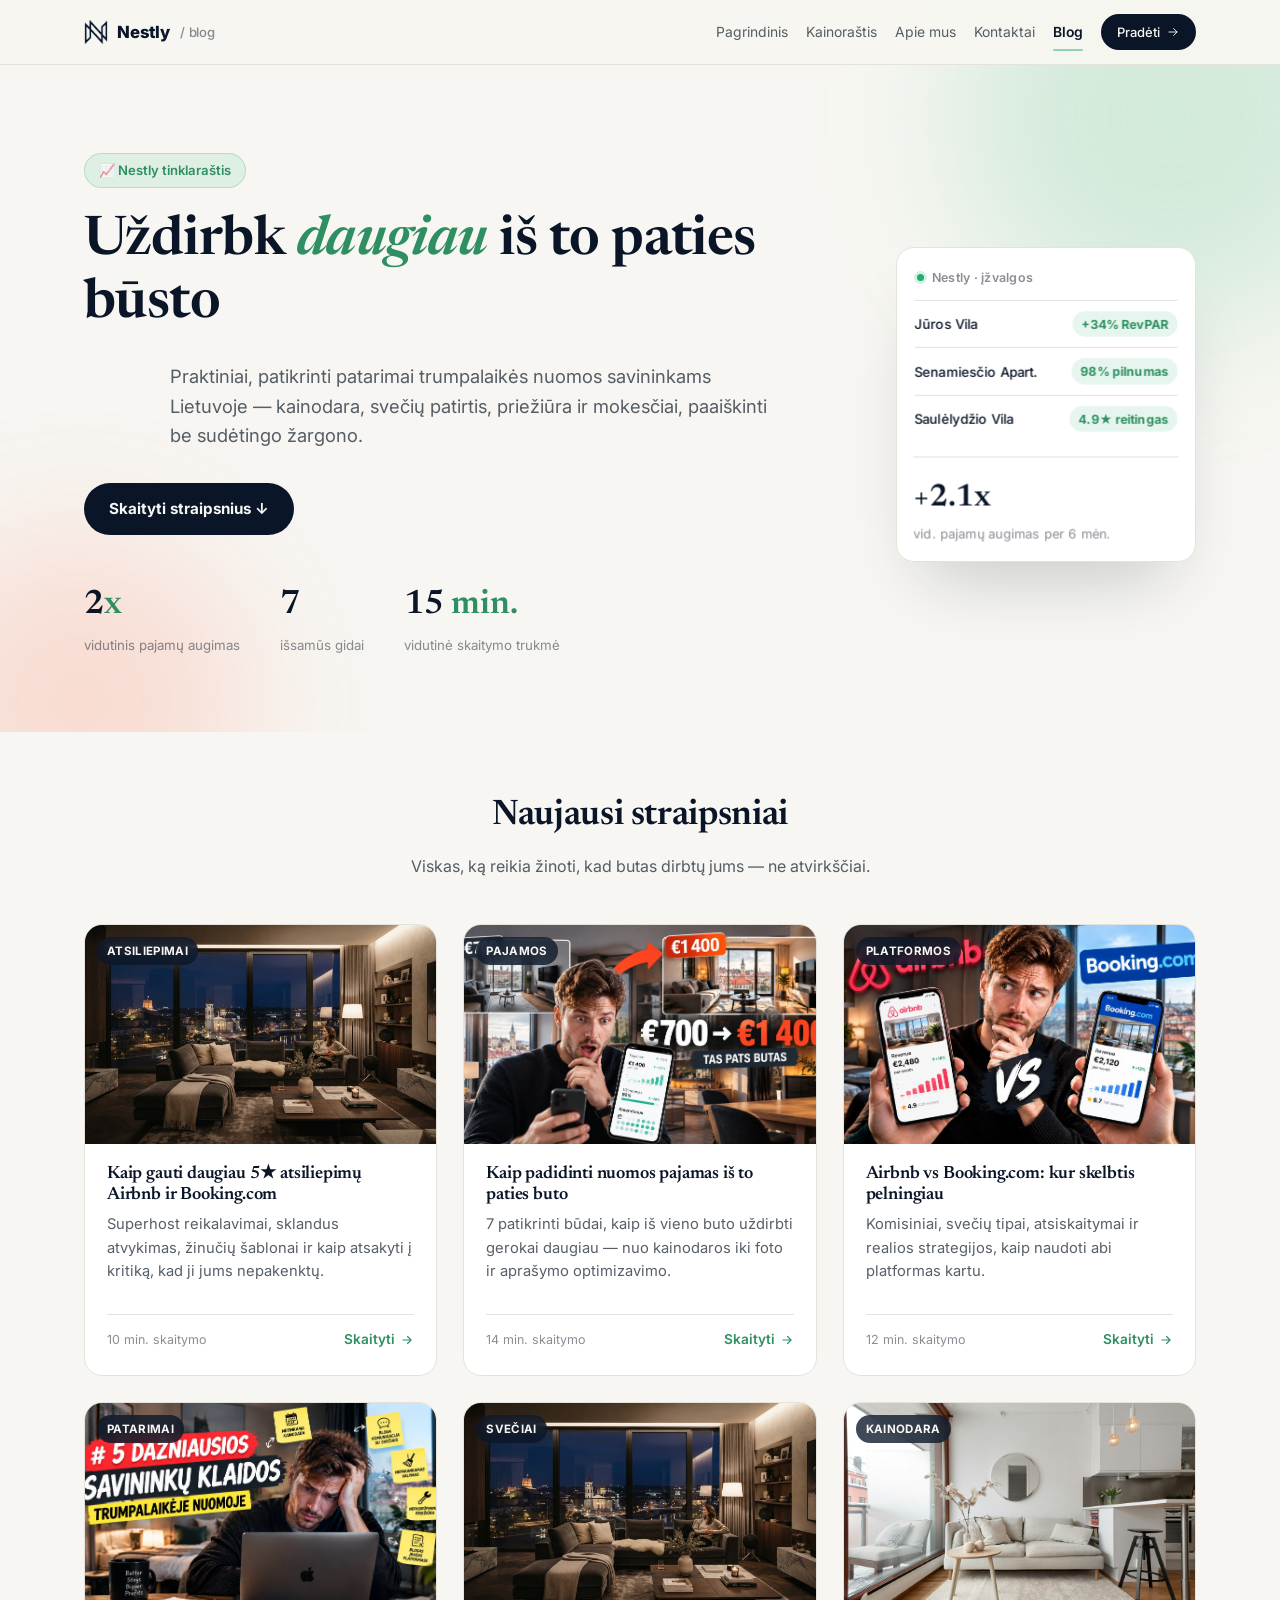
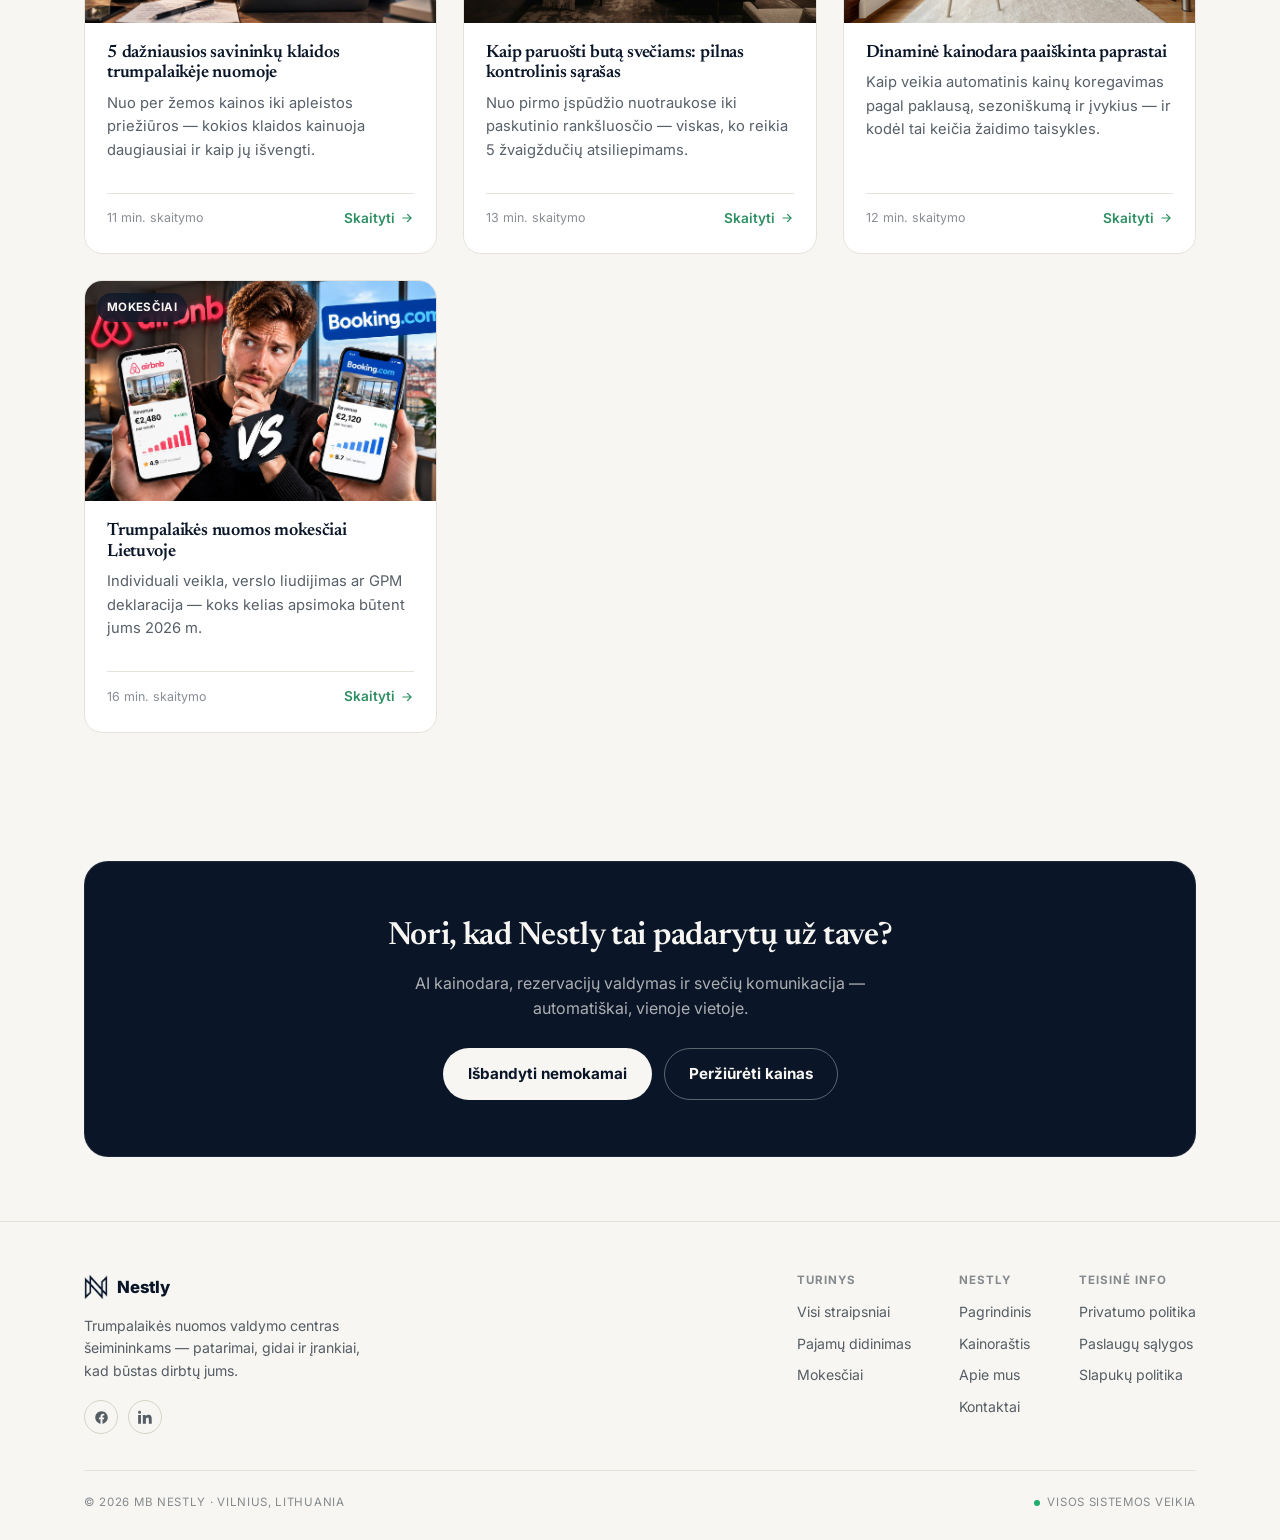
<file: index.html>
<!DOCTYPE html>
<html lang="lt" class="no-js">
<head>
<meta charset="UTF-8">
<script>document.documentElement.classList.remove('no-js')</script>
<meta name="viewport" content="width=device-width, initial-scale=1.0">
<link rel="icon" type="image/png" sizes="32x32" href="assets/images/favicon-32.png">
<link rel="icon" type="image/png" sizes="16x16" href="assets/images/favicon-16.png">
<link rel="apple-touch-icon" href="assets/images/apple-touch-icon.png">
<title>Nestly tinklaraštis — trumpalaikės nuomos valdymo patarimai</title>
<meta name="description" content="Praktiniai patarimai trumpalaikės nuomos savininkams Lietuvoje — kainodara, svečių patirtis, priežiūra, mokesčiai ir viskas, kas padeda uždirbti daugiau iš to paties būsto.">
<link rel="canonical" href="https://blog.nestly.lt/">
<meta name="robots" content="index, follow">

<!-- Open Graph -->
<meta property="og:type" content="website">
<meta property="og:site_name" content="Nestly">
<meta property="og:title" content="Nestly tinklaraštis — trumpalaikės nuomos valdymo patarimai">
<meta property="og:description" content="Praktiniai patarimai trumpalaikės nuomos savininkams Lietuvoje — kainodara, svečių patirtis, priežiūra ir mokesčiai.">
<meta property="og:url" content="https://blog.nestly.lt/">
<meta property="og:image" content="https://blog.nestly.lt/assets/images/cover-pajamos-dashboard.jpg">
<meta name="twitter:card" content="summary_large_image">
<meta name="twitter:title" content="Nestly tinklaraštis — trumpalaikės nuomos valdymo patarimai">
<meta name="twitter:description" content="Praktiniai patarimai trumpalaikės nuomos savininkams Lietuvoje.">
<meta name="twitter:image" content="https://blog.nestly.lt/assets/images/cover-pajamos-dashboard.jpg">

<link rel="stylesheet" href="assets/style.css">
<script type="application/ld+json">
{
  "@context": "https://schema.org",
  "@type": "Blog",
  "name": "Nestly tinklaraštis",
  "url": "https://blog.nestly.lt/",
  "description": "Praktiniai patarimai trumpalaikės nuomos savininkams Lietuvoje.",
  "publisher": {
    "@type": "Organization",
    "name": "Nestly",
    "url": "https://nestly.lt/"
  },
  "blogPost": [
    {"@type":"BlogPosting","headline":"Kaip gauti daugiau 5★ atsiliepimų Airbnb ir Booking.com","url":"https://blog.nestly.lt/articles/kaip-gauti-5-zvaigzduciu-atsiliepimus.html","image":"https://blog.nestly.lt/assets/images/cover-apartment-view.jpg","author":{"@type":"Organization","name":"Nestly"}},
    {"@type":"BlogPosting","headline":"Kaip padidinti nuomos pajamas iš to paties buto","url":"https://blog.nestly.lt/articles/kaip-padidinti-nuomos-pajamas.html","image":"https://blog.nestly.lt/assets/images/cover-pajamos-dashboard.jpg","author":{"@type":"Organization","name":"Nestly"}},
    {"@type":"BlogPosting","headline":"Airbnb vs Booking.com: kur skelbtis pelningiau","url":"https://blog.nestly.lt/articles/airbnb-vs-booking-com.html","image":"https://blog.nestly.lt/assets/images/cover-vilnius-aerial.jpg","author":{"@type":"Organization","name":"Nestly"}},
    {"@type":"BlogPosting","headline":"5 dažniausios savininkų klaidos trumpalaikėje nuomoje","url":"https://blog.nestly.lt/articles/5-klaidos-savininkams.html","image":"https://blog.nestly.lt/assets/images/cover-cleaning.jpg","author":{"@type":"Organization","name":"Nestly"}},
    {"@type":"BlogPosting","headline":"Kaip paruošti butą svečiams: pilnas kontrolinis sąrašas","url":"https://blog.nestly.lt/articles/kaip-paruosti-buta-sveciams.html","image":"https://blog.nestly.lt/assets/images/cover-apartment-view.jpg","author":{"@type":"Organization","name":"Nestly"}},
    {"@type":"BlogPosting","headline":"Dinaminė kainodara paaiškinta paprastai","url":"https://blog.nestly.lt/articles/dinamine-kainodara-paaiskinta.html","image":"https://blog.nestly.lt/assets/images/cover-cozy-apartment.jpg","author":{"@type":"Organization","name":"Nestly"}},
    {"@type":"BlogPosting","headline":"Trumpalaikės nuomos mokesčiai Lietuvoje","url":"https://blog.nestly.lt/articles/trumpalaikes-nuomos-mokesciai-lietuvoje.html","image":"https://blog.nestly.lt/assets/images/cover-vilnius-aerial.jpg","author":{"@type":"Organization","name":"Nestly"}}
  ]
}
</script>
</head>
<body>
<div class="progress-bar"></div>

<header class="site">
  <nav class="nav">
    <a class="brand" href="index.html"><img class="mark-img" src="assets/images/logo-mark.png" alt="Nestly" width="26" height="28"> Nestly<span class="blogtag"> / blog</span></a>
    <div class="nav-links">
      <a href="https://nestly.lt/">Pagrindinis</a>
      <a href="https://nestly.lt/pricing">Kainoraštis</a>
      <a href="https://nestly.lt/about">Apie mus</a>
      <a href="https://nestly.lt/contact">Kontaktai</a>
      <a href="index.html" class="current">Blog</a>
      <a class="nav-cta" href="https://owner.nestly.lt/register">Pradėti <svg viewBox="0 0 24 24" fill="none" stroke="currentColor" stroke-width="1.6" stroke-linecap="round" stroke-linejoin="round" aria-hidden="true"><path d="M5 12h14M13 6l6 6-6 6"></path></svg></a>
    </div>
    <button class="burger" aria-label="Meniu">☰</button>
  </nav>
</header>

<section class="hero">
  <div class="blob blob-1"></div>
  <div class="blob blob-2"></div>
  <div class="container">
    <div class="hero-inner">
      <span class="eyebrow">📈 Nestly tinklaraštis</span>
      <h1>Uždirbk <span class="accent">daugiau</span> iš to paties būsto</h1>
      <p class="lead">Praktiniai, patikrinti patarimai trumpalaikės nuomos savininkams Lietuvoje — kainodara, svečių patirtis, priežiūra ir mokesčiai, paaiškinti be sudėtingo žargono.</p>
      <a href="#straipsniai" class="btn btn-primary">Skaityti straipsnius ↓</a>

      <div class="stats">
        <div class="stat"><div class="num"><span data-count="2" data-decimals="0"><span class="suffix">x</span></span></div><div class="label">vidutinis pajamų augimas</div></div>
        <div class="stat"><div class="num"><span data-count="7"></span></div><div class="label">išsamūs gidai</div></div>
        <div class="stat"><div class="num"><span data-count="15"><span class="suffix"> min.</span></span></div><div class="label">vidutinė skaitymo trukmė</div></div>
      </div>
    </div>

    <div class="float-stage" aria-hidden="true">
      <div class="float-panel">
        <div class="fp-head"><span class="fp-dot"></span> Nestly · įžvalgos</div>
        <div class="float-row"><span class="fr-label">Jūros Vila</span><span class="fr-val">+34% RevPAR</span></div>
        <div class="float-row"><span class="fr-label">Senamiesčio Apart.</span><span class="fr-val">98% pilnumas</span></div>
        <div class="float-row"><span class="fr-label">Saulėlydžio Vila</span><span class="fr-val">4.9★ reitingas</span></div>
        <div class="fp-big"><div class="n">+2.1x</div><div class="l">vid. pajamų augimas per 6 mėn.</div></div>
      </div>
    </div>
  </div>
</section>

<section class="section" id="straipsniai">
  <div class="container">
    <div class="section-head reveal">
      <h2>Naujausi straipsniai</h2>
      <p>Viskas, ką reikia žinoti, kad butas dirbtų jums — ne atvirkščiai.</p>
    </div>

    <div class="grid">

      <a class="card" href="articles/kaip-gauti-5-zvaigzduciu-atsiliepimus.html">
        <div class="thumb"><span class="tag">Atsiliepimai</span><img src="assets/images/cover-apartment-view.jpg" alt="Jaukus nuomojamas butas, paruoštas svečiams" loading="lazy"></div>
        <div class="body">
          <h3>Kaip gauti daugiau 5★ atsiliepimų Airbnb ir Booking.com</h3>
          <p>Superhost reikalavimai, sklandus atvykimas, žinučių šablonai ir kaip atsakyti į kritiką, kad ji jums nepakenktų.</p>
          <div class="meta"><span>10 min. skaitymo</span><span class="readmore">Skaityti <svg width="14" height="14" viewBox="0 0 24 24" fill="none"><path d="M5 12h14M13 6l6 6-6 6" stroke="currentColor" stroke-width="2" stroke-linecap="round"/></svg></span></div>
        </div>
      </a>

      <a class="card" href="articles/kaip-padidinti-nuomos-pajamas.html">
        <div class="thumb"><span class="tag">Pajamos</span><img src="assets/images/cover-pajamos-dashboard.jpg" alt="Nestly pajamų valdymo skydelis" loading="lazy"></div>
        <div class="body">
          <h3>Kaip padidinti nuomos pajamas iš to paties buto</h3>
          <p>7 patikrinti būdai, kaip iš vieno buto uždirbti gerokai daugiau — nuo kainodaros iki foto ir aprašymo optimizavimo.</p>
          <div class="meta"><span>14 min. skaitymo</span><span class="readmore">Skaityti <svg width="14" height="14" viewBox="0 0 24 24" fill="none"><path d="M5 12h14M13 6l6 6-6 6" stroke="currentColor" stroke-width="2" stroke-linecap="round"/></svg></span></div>
        </div>
      </a>

      <a class="card" href="articles/airbnb-vs-booking-com.html">
        <div class="thumb"><span class="tag">Platformos</span><img src="assets/images/cover-vilnius-aerial.jpg" alt="Vilniaus miesto vaizdas naktį" loading="lazy"></div>
        <div class="body">
          <h3>Airbnb vs Booking.com: kur skelbtis pelningiau</h3>
          <p>Komisiniai, svečių tipai, atsiskaitymai ir realios strategijos, kaip naudoti abi platformas kartu.</p>
          <div class="meta"><span>12 min. skaitymo</span><span class="readmore">Skaityti <svg width="14" height="14" viewBox="0 0 24 24" fill="none"><path d="M5 12h14M13 6l6 6-6 6" stroke="currentColor" stroke-width="2" stroke-linecap="round"/></svg></span></div>
        </div>
      </a>

      <a class="card" href="articles/5-klaidos-savininkams.html">
        <div class="thumb"><span class="tag">Patarimai</span><img src="assets/images/cover-cleaning.jpg" alt="Buto priežiūra ir valymas" loading="lazy"></div>
        <div class="body">
          <h3>5 dažniausios savininkų klaidos trumpalaikėje nuomoje</h3>
          <p>Nuo per žemos kainos iki apleistos priežiūros — kokios klaidos kainuoja daugiausiai ir kaip jų išvengti.</p>
          <div class="meta"><span>11 min. skaitymo</span><span class="readmore">Skaityti <svg width="14" height="14" viewBox="0 0 24 24" fill="none"><path d="M5 12h14M13 6l6 6-6 6" stroke="currentColor" stroke-width="2" stroke-linecap="round"/></svg></span></div>
        </div>
      </a>

      <a class="card" href="articles/kaip-paruosti-buta-sveciams.html">
        <div class="thumb"><span class="tag">Svečiai</span><img src="assets/images/cover-apartment-view.jpg" alt="Jaukus butas su vaizdu į Gedimino pilį" loading="lazy"></div>
        <div class="body">
          <h3>Kaip paruošti butą svečiams: pilnas kontrolinis sąrašas</h3>
          <p>Nuo pirmo įspūdžio nuotraukose iki paskutinio rankšluosčio — viskas, ko reikia 5 žvaigždučių atsiliepimams.</p>
          <div class="meta"><span>13 min. skaitymo</span><span class="readmore">Skaityti <svg width="14" height="14" viewBox="0 0 24 24" fill="none"><path d="M5 12h14M13 6l6 6-6 6" stroke="currentColor" stroke-width="2" stroke-linecap="round"/></svg></span></div>
        </div>
      </a>

      <a class="card" href="articles/dinamine-kainodara-paaiskinta.html">
        <div class="thumb"><span class="tag">Kainodara</span><img src="assets/images/cover-cozy-apartment.jpg" alt="Jaukus skandinaviško stiliaus butas" loading="lazy"></div>
        <div class="body">
          <h3>Dinaminė kainodara paaiškinta paprastai</h3>
          <p>Kaip veikia automatinis kainų koregavimas pagal paklausą, sezoniškumą ir įvykius — ir kodėl tai keičia žaidimo taisykles.</p>
          <div class="meta"><span>12 min. skaitymo</span><span class="readmore">Skaityti <svg width="14" height="14" viewBox="0 0 24 24" fill="none"><path d="M5 12h14M13 6l6 6-6 6" stroke="currentColor" stroke-width="2" stroke-linecap="round"/></svg></span></div>
        </div>
      </a>

      <a class="card" href="articles/trumpalaikes-nuomos-mokesciai-lietuvoje.html">
        <div class="thumb"><span class="tag">Mokesčiai</span><img src="assets/images/cover-vilnius-aerial.jpg" alt="Vilniaus panorama" loading="lazy"></div>
        <div class="body">
          <h3>Trumpalaikės nuomos mokesčiai Lietuvoje</h3>
          <p>Individuali veikla, verslo liudijimas ar GPM deklaracija — koks kelias apsimoka būtent jums 2026 m.</p>
          <div class="meta"><span>16 min. skaitymo</span><span class="readmore">Skaityti <svg width="14" height="14" viewBox="0 0 24 24" fill="none"><path d="M5 12h14M13 6l6 6-6 6" stroke="currentColor" stroke-width="2" stroke-linecap="round"/></svg></span></div>
        </div>
      </a>

    </div>
  </div>
</section>

<section class="section">
  <div class="container">
    <div class="cta-band reveal">
      <h2>Nori, kad Nestly tai padarytų už tave?</h2>
      <p>AI kainodara, rezervacijų valdymas ir svečių komunikacija — automatiškai, vienoje vietoje.</p>
      <div class="btn-row">
        <a class="btn btn-light" href="https://nestly.lt/">Išbandyti nemokamai</a>
        <a class="btn btn-outline-light" href="https://nestly.lt/pricing">Peržiūrėti kainas</a>
      </div>
    </div>
  </div>
</section>

<footer class="site">
  <div class="container">
    <div class="footer-top">
      <div class="footer-brand">
        <a class="brand" href="index.html"><img class="mark-img" src="assets/images/logo-mark.png" alt="Nestly" width="26" height="28"> Nestly</a>
        <p>Trumpalaikės nuomos valdymo centras šeimininkams — patarimai, gidai ir įrankiai, kad būstas dirbtų jums.</p>
        <div class="footer-social">
          <a href="https://www.facebook.com/nestlyLT" target="_blank" rel="noopener noreferrer" aria-label="Facebook"><svg width="15" height="15" viewBox="0 0 24 24" fill="currentColor"><path d="M22 12.06C22 6.53 17.52 2.04 12 2.04S2 6.53 2 12.06c0 5 3.66 9.13 8.44 9.9v-7h-2.54v-2.9h2.54V9.85c0-2.51 1.49-3.9 3.77-3.9 1.1 0 2.24.2 2.24.2v2.46h-1.26c-1.24 0-1.63.77-1.63 1.56v1.88h2.78l-.44 2.9h-2.34v7c4.78-.77 8.44-4.9 8.44-9.9z"/></svg></a>
          <a href="https://www.linkedin.com/company/nestlyltu/?viewAsMember=true" target="_blank" rel="noopener noreferrer" aria-label="LinkedIn"><svg width="15" height="15" viewBox="0 0 24 24" fill="currentColor"><path d="M4.98 3.5C4.98 4.88 3.87 6 2.5 6S0 4.88 0 3.5 1.12 1 2.5 1s2.48 1.12 2.48 2.5zM.22 8h4.56v14H.22V8zm7.5 0h4.37v1.92h.06c.61-1.15 2.1-2.36 4.32-2.36 4.62 0 5.47 3.04 5.47 7v7.44h-4.56v-6.6c0-1.57-.03-3.6-2.2-3.6-2.2 0-2.54 1.72-2.54 3.5V22H7.72V8z"/></svg></a>
        </div>
      </div>
      <div class="footer-cols">
        <div class="footer-col">
          <h4>Turinys</h4>
          <ul>
            <li><a href="index.html">Visi straipsniai</a></li>
            <li><a href="articles/kaip-padidinti-nuomos-pajamas.html">Pajamų didinimas</a></li>
            <li><a href="articles/trumpalaikes-nuomos-mokesciai-lietuvoje.html">Mokesčiai</a></li>
          </ul>
        </div>
        <div class="footer-col">
          <h4>Nestly</h4>
          <ul>
            <li><a href="https://nestly.lt/">Pagrindinis</a></li>
            <li><a href="https://nestly.lt/pricing">Kainoraštis</a></li>
            <li><a href="https://nestly.lt/about">Apie mus</a></li>
            <li><a href="https://nestly.lt/contact">Kontaktai</a></li>
          </ul>
        </div>
        <div class="footer-col">
          <h4>Teisinė info</h4>
          <ul>
            <li><a href="https://nestly.lt/privacy-policy">Privatumo politika</a></li>
            <li><a href="https://nestly.lt/terms">Paslaugų sąlygos</a></li>
            <li><a href="https://nestly.lt/cookie-policy">Slapukų politika</a></li>
          </ul>
        </div>
      </div>
    </div>
    <div class="bottom-row">
      <span>© 2026 MB Nestly · Vilnius, Lithuania</span>
      <span class="status-live"><span class="status-dot"></span> Visos sistemos veikia</span>
    </div>
  </div>
</footer>

<script src="assets/script.js"></script>
</body>
</html>
</file>
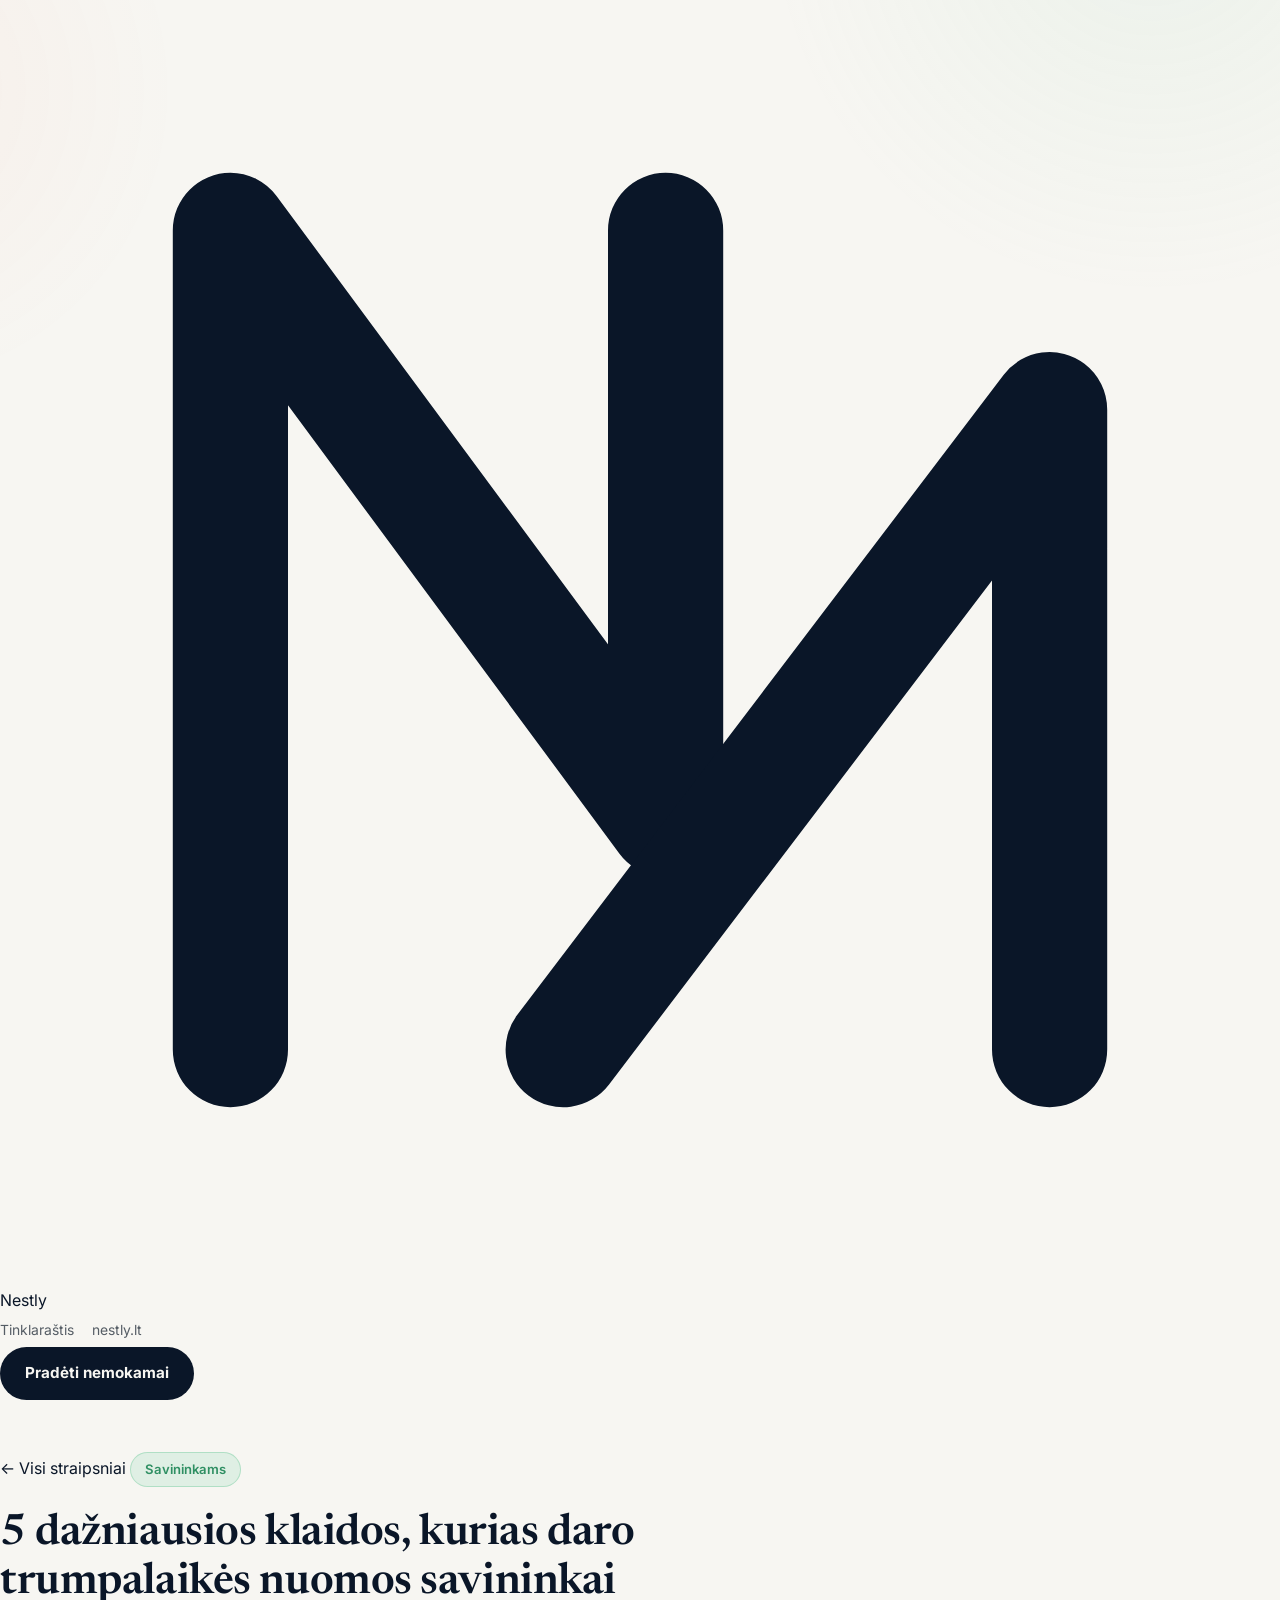
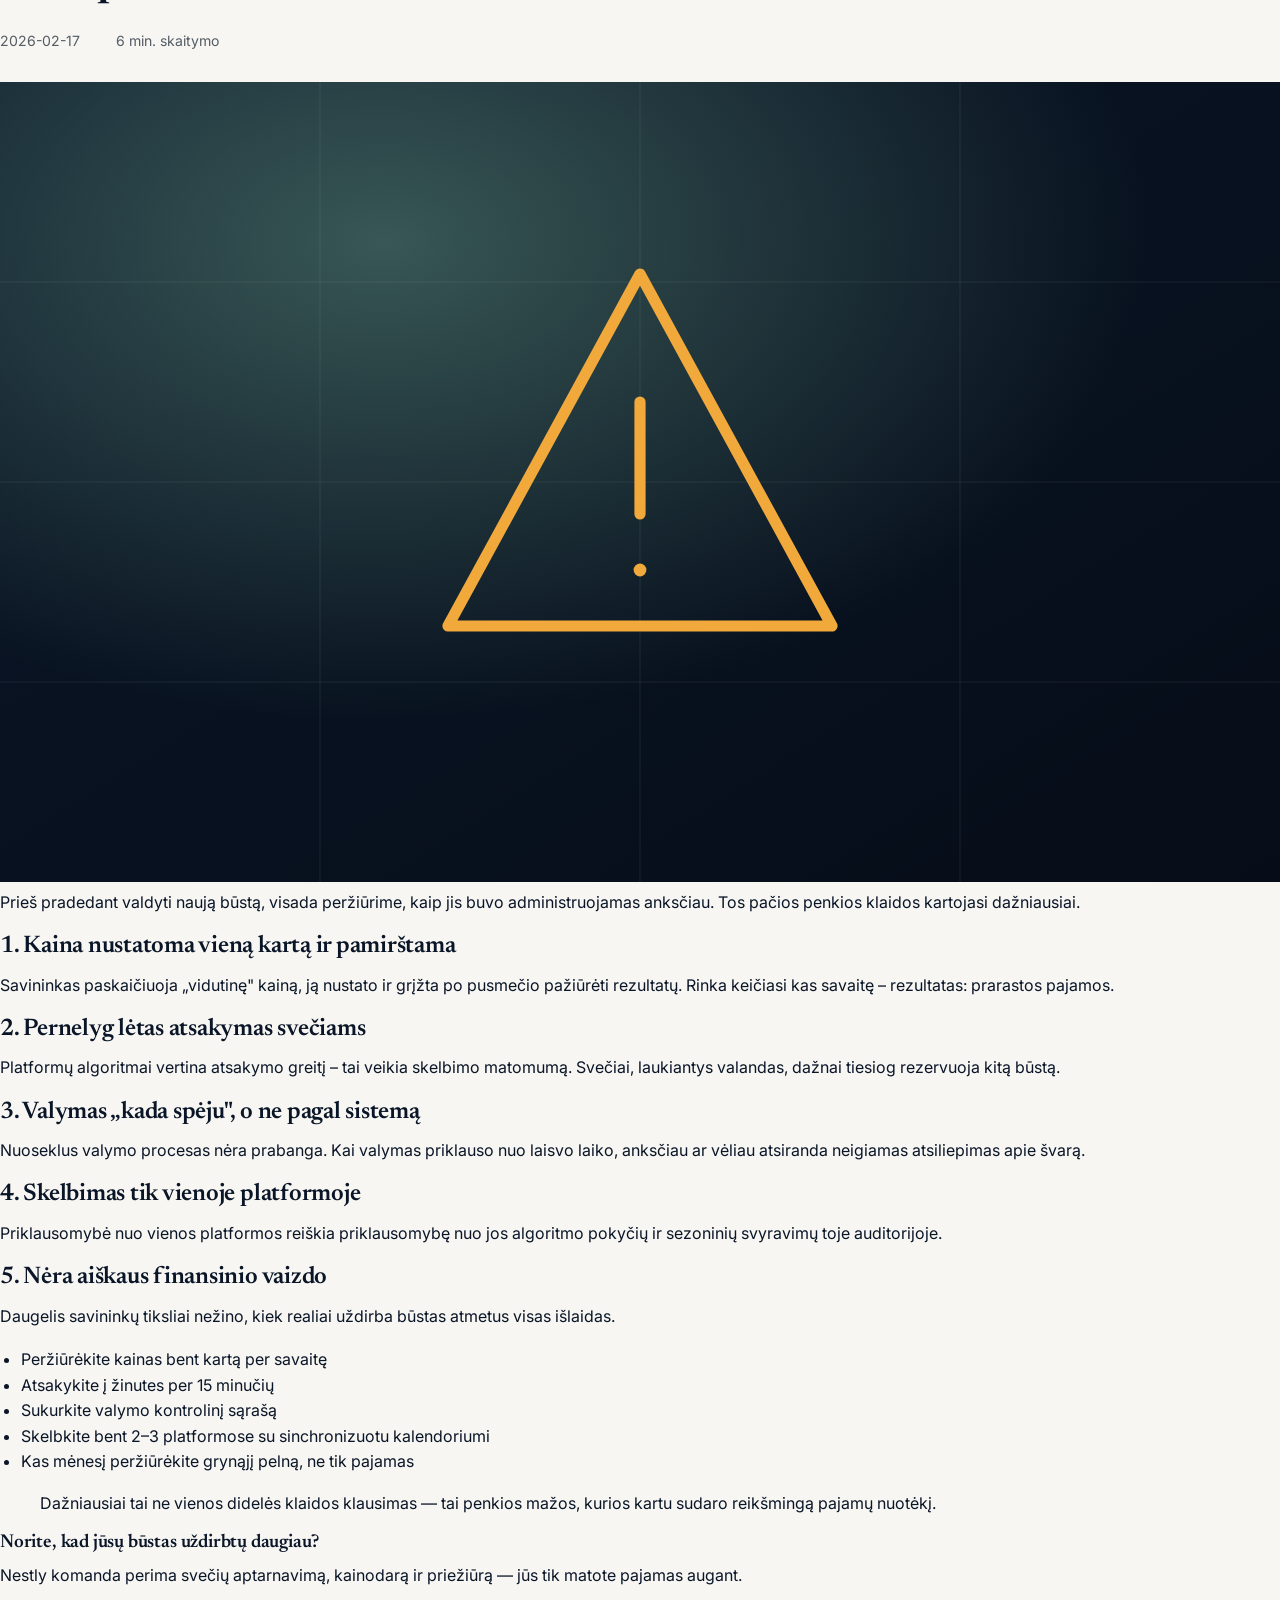
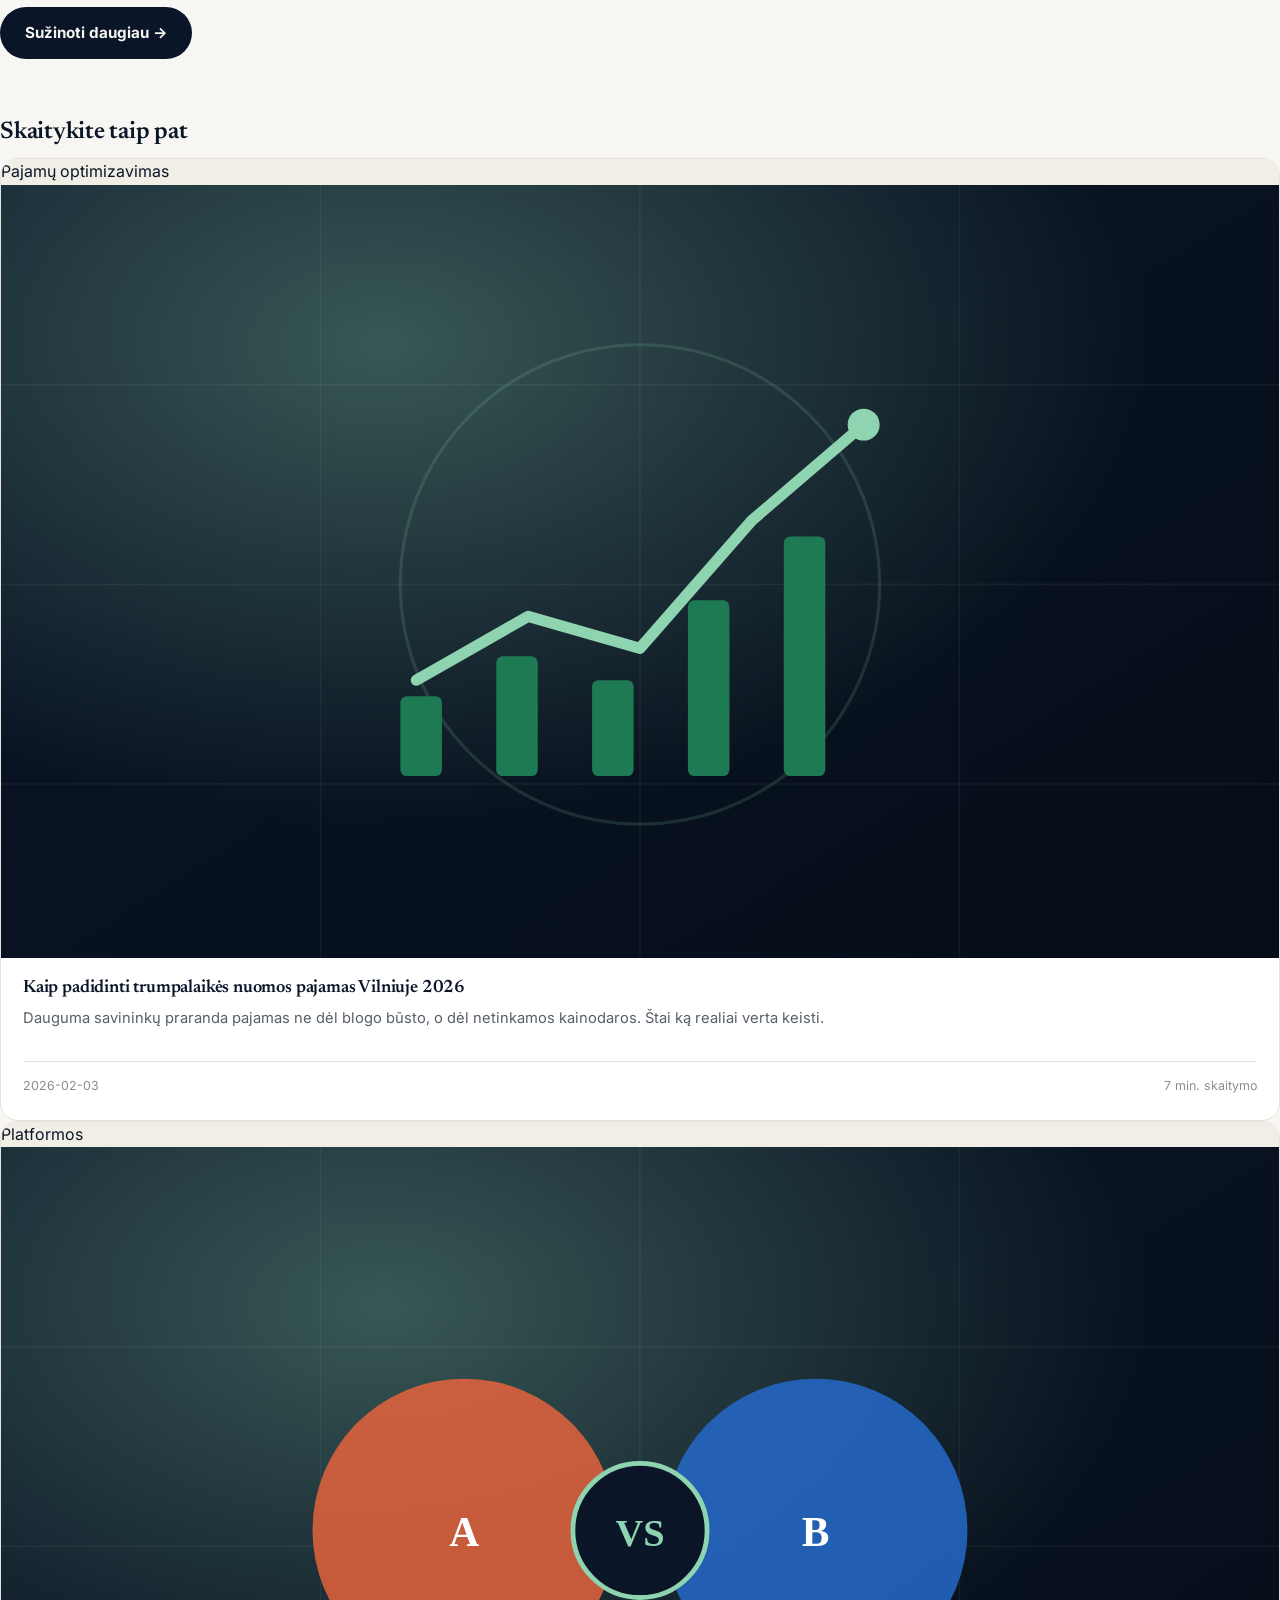
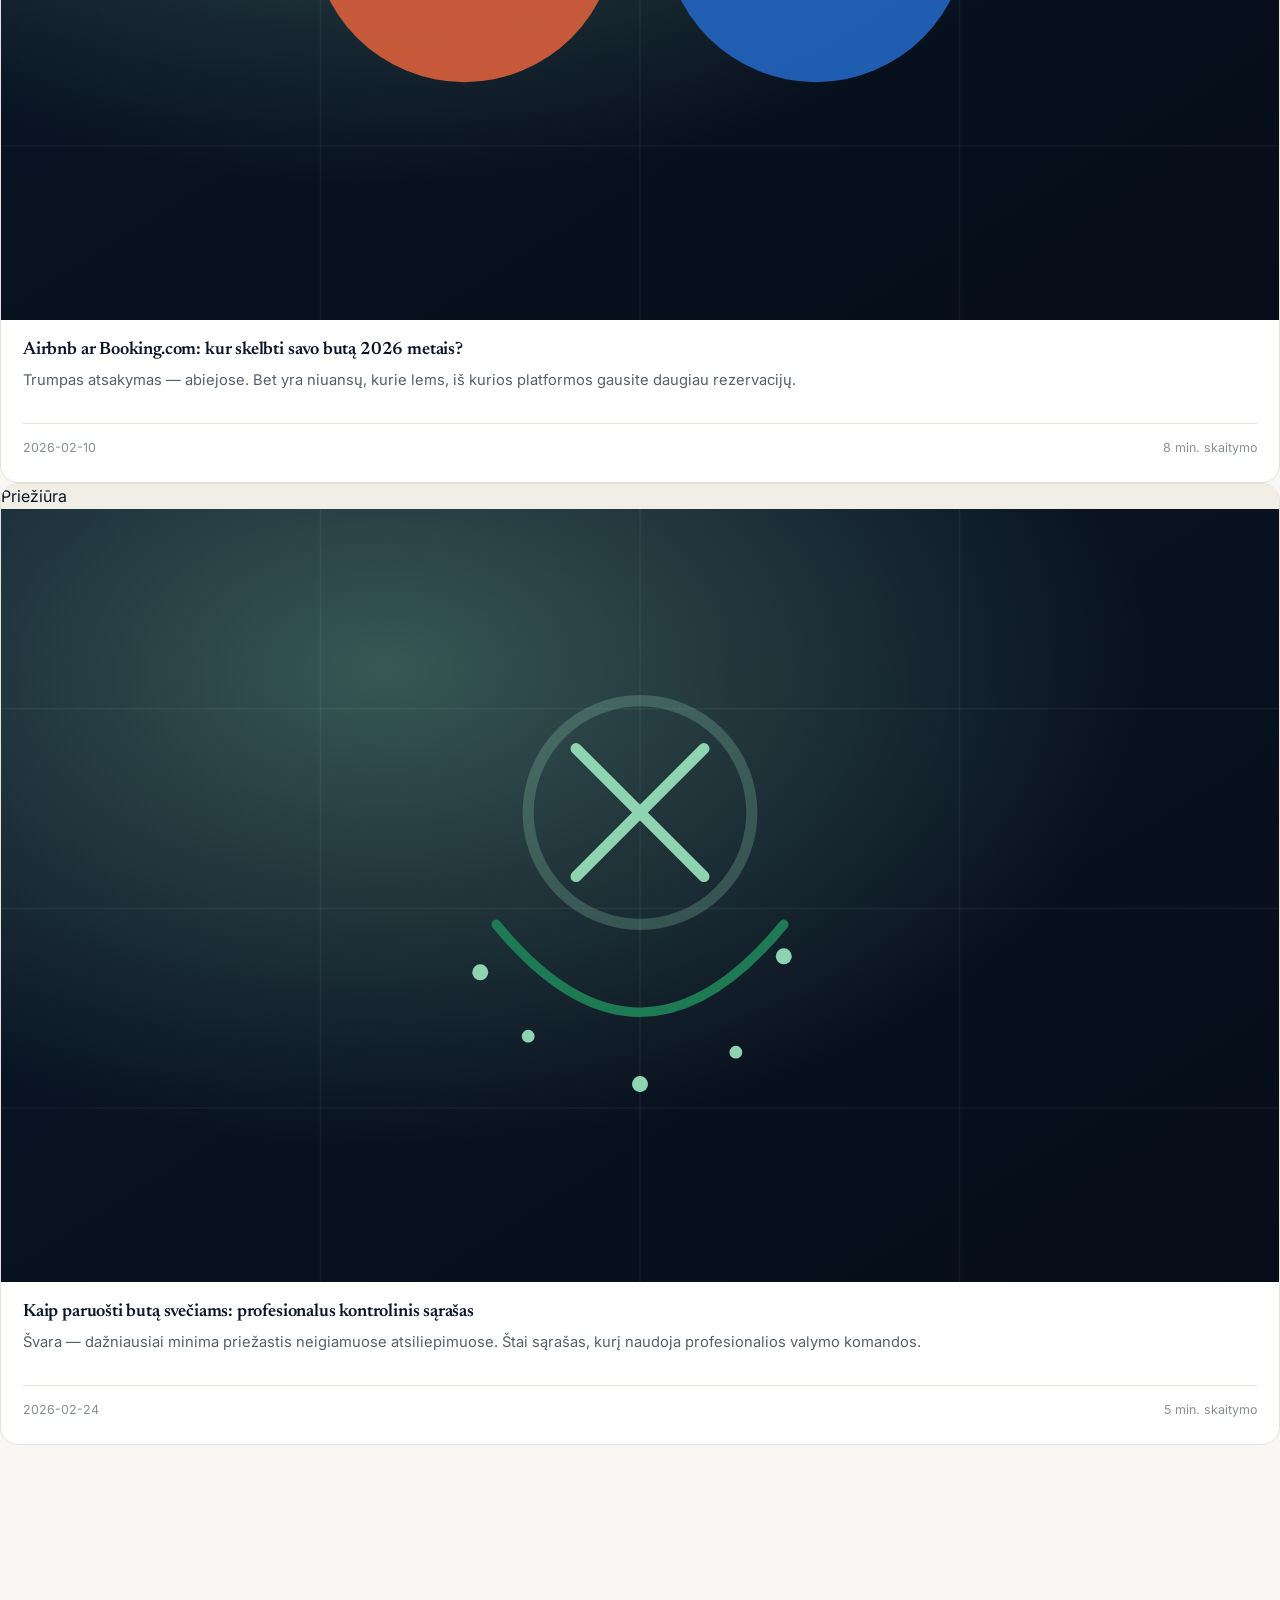
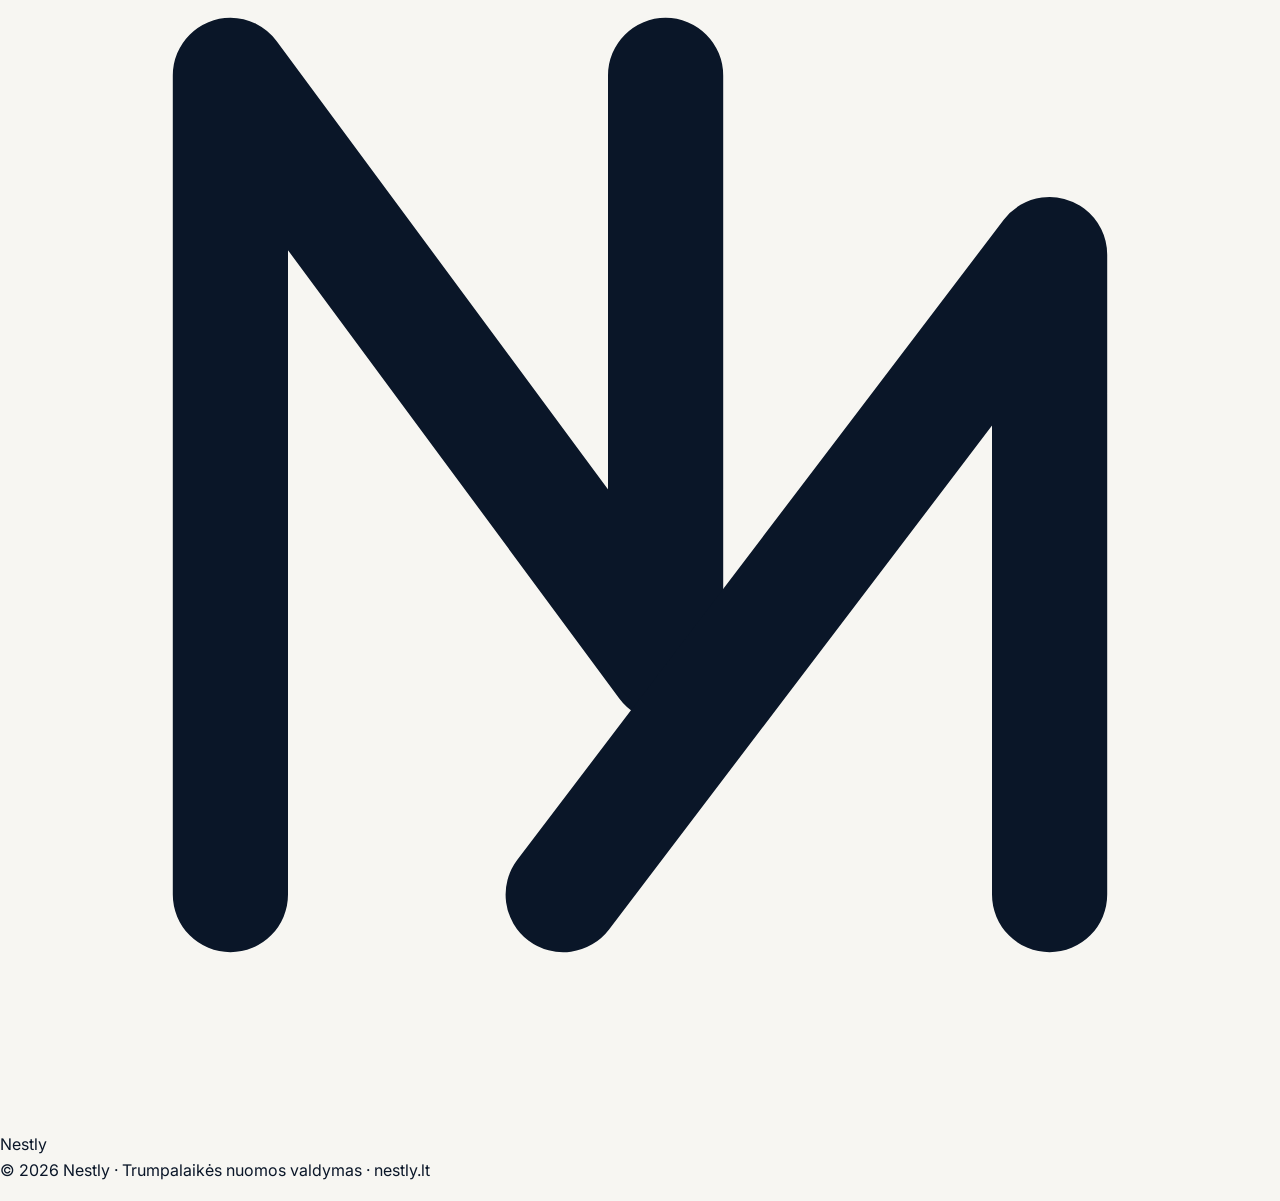
<file: 5-klaidos-savininkams.html>
<!DOCTYPE html>
<html lang="lt">
<head>
<meta charset="UTF-8">
<meta name="viewport" content="width=device-width, initial-scale=1.0">
<title>5 dažniausios klaidos, kurias daro trumpalaikės nuomos savininkai | Nestly tinklaraštis</title>
<meta name="description" content="Nuo neteisingos kainodaros iki pavėluoto atsakymo svečiams — penkios klaidos, kurios kainuoja daugiausiai pinigų trumpalaikės nuomos savininkams.">
<link rel="canonical" href="https://nestly.lt/blog/articles/">
<meta property="og:title" content="5 dažniausios klaidos, kurias daro trumpalaikės nuomos savininkai | Nestly tinklaraštis">
<meta property="og:description" content="Nuo neteisingos kainodaros iki pavėluoto atsakymo svečiams — penkios klaidos, kurios kainuoja daugiausiai pinigų trumpalaikės nuomos savininkams.">
<meta property="og:type" content="article">
<link rel="preconnect" href="https://fonts.googleapis.com"><link href="https://fonts.googleapis.com/css2?family=Newsreader:ital,opsz,wght@0,6..72,400;0,6..72,500;0,6..72,600;0,6..72,700;1,6..72,500&family=Inter:wght@400;500;600;700;800&family=JetBrains+Mono:wght@500;600&display=swap" rel="stylesheet">
<link rel="stylesheet" href="../assets/style.css">
<script type="application/ld+json">
{
  "@context": "https://schema.org",
  "@type": "BlogPosting",
  "headline": "5 dažniausios klaidos, kurias daro trumpalaikės nuomos savininkai",
  "description": "Nuo neteisingos kainodaros iki pavėluoto atsakymo svečiams — penkios klaidos, kurios kainuoja daugiausiai pinigų trumpalaikės nuomos savininkams.",
  "datePublished": "2026-02-17",
  "author": {"@type": "Organization", "name": "Nestly"},
  "publisher": {"@type": "Organization", "name": "Nestly"}
}
</script>
</head>
<body>
<header id="siteHeader">
  <nav class="wrap">
    <a class="logo" href="../index.html"><svg viewBox="0 0 100 100" xmlns="http://www.w3.org/2000/svg"><polyline points="18,82 18,18 52,64 52,18" fill="none" stroke="currentColor" stroke-width="9" stroke-linejoin="round" stroke-linecap="round"/><polyline points="44,82 82,32 82,82" fill="none" stroke="currentColor" stroke-width="9" stroke-linejoin="round" stroke-linecap="round"/></svg>Nestly</a>
    <div class="nav-links">
      <a href="../index.html">Tinklaraštis</a>
      <a href="https://nestly.lt">nestly.lt</a>
    </div>
    <a class="btn btn-primary" href="https://nestly.lt">Pradėti nemokamai</a>
  </nav>
</header>

<section class="article-hero">
  <div class="wrap">
    <a class="back-link" href="../index.html">← Visi straipsniai</a>
    <div class="eyebrow">Savininkams</div>
    <h1>5 dažniausios klaidos, kurias daro trumpalaikės nuomos savininkai</h1>
    <div class="article-meta"><span>2026-02-17</span><span class="dot"></span><span>6 min. skaitymo</span></div>
  </div>
  <div class="hero-illustration"><svg viewBox="0 0 800 500" xmlns="http://www.w3.org/2000/svg" preserveAspectRatio="xMidYMid slice">
  <defs>
    <linearGradient id="bg" x1="0" y1="0" x2="1" y2="1">
      <stop offset="0%" stop-color="#0A1628"/><stop offset="100%" stop-color="#060D18"/>
    </linearGradient>
    <radialGradient id="glow" cx="30%" cy="20%" r="60%">
      <stop offset="0%" stop-color="#8FD4B0" stop-opacity="0.35"/>
      <stop offset="100%" stop-color="#8FD4B0" stop-opacity="0"/>
    </radialGradient>
  </defs>
  <rect width="800" height="500" fill="url(#bg)"/>
  <rect width="800" height="500" fill="url(#glow)"/>
  <g stroke="#ffffff" stroke-opacity="0.05">
    <line x1="0" y1="125" x2="800" y2="125"/><line x1="0" y1="250" x2="800" y2="250"/><line x1="0" y1="375" x2="800" y2="375"/>
    <line x1="200" y1="0" x2="200" y2="500"/><line x1="400" y1="0" x2="400" y2="500"/><line x1="600" y1="0" x2="600" y2="500"/>
  </g>
  <g transform="translate(400,250)">
    
<g fill="none" stroke="#F2A93B" stroke-width="7" stroke-linecap="round" stroke-linejoin="round">
  <path d="M0,-130 L120,90 L-120,90 Z"/>
  <line x1="0" y1="-50" x2="0" y2="20"/>
  <circle cx="0" cy="55" r="4" fill="#F2A93B" stroke="none"/>
</g>

  </g>
</svg></div>
</section>

<div class="article-body">

      <p>Prieš pradedant valdyti naują būstą, visada peržiūrime, kaip jis buvo administruojamas anksčiau. Tos pačios penkios klaidos kartojasi dažniausiai.</p>

      <h2>1. Kaina nustatoma vieną kartą ir pamirštama</h2>
      <p>Savininkas paskaičiuoja „vidutinę" kainą, ją nustato ir grįžta po pusmečio pažiūrėti rezultatų. Rinka keičiasi kas savaitę – rezultatas: prarastos pajamos.</p>

      <h2>2. Pernelyg lėtas atsakymas svečiams</h2>
      <p>Platformų algoritmai vertina atsakymo greitį – tai veikia skelbimo matomumą. Svečiai, laukiantys valandas, dažnai tiesiog rezervuoja kitą būstą.</p>

      <h2>3. Valymas „kada spėju", o ne pagal sistemą</h2>
      <p>Nuoseklus valymo procesas nėra prabanga. Kai valymas priklauso nuo laisvo laiko, anksčiau ar vėliau atsiranda neigiamas atsiliepimas apie švarą.</p>

      <h2>4. Skelbimas tik vienoje platformoje</h2>
      <p>Priklausomybė nuo vienos platformos reiškia priklausomybę nuo jos algoritmo pokyčių ir sezoninių svyravimų toje auditorijoje.</p>

      <h2>5. Nėra aiškaus finansinio vaizdo</h2>
      <p>Daugelis savininkų tiksliai nežino, kiek realiai uždirba būstas atmetus visas išlaidas.</p>

      <ul>
        <li>Peržiūrėkite kainas bent kartą per savaitę</li>
        <li>Atsakykite į žinutes per 15 minučių</li>
        <li>Sukurkite valymo kontrolinį sąrašą</li>
        <li>Skelbkite bent 2–3 platformose su sinchronizuotu kalendoriumi</li>
        <li>Kas mėnesį peržiūrėkite grynąjį pelną, ne tik pajamas</li>
      </ul>

      <blockquote>Dažniausiai tai ne vienos didelės klaidos klausimas — tai penkios mažos, kurios kartu sudaro reikšmingą pajamų nuotėkį.</blockquote>
    
</div>

<div class="cta-box">
  <h3>Norite, kad jūsų būstas uždirbtų daugiau?</h3>
  <p>Nestly komanda perima svečių aptarnavimą, kainodarą ir priežiūrą — jūs tik matote pajamas augant.</p>
  <a class="btn btn-primary" href="https://nestly.lt">Sužinoti daugiau →</a>
</div>

<section class="related">
  <div class="wrap">
    <h2>Skaitykite taip pat</h2>
    <div class="blog-grid">
      <a class="card" href="kaip-padidinti-nuomos-pajamas.html">
  <div class="thumb"><span class="cat">Pajamų optimizavimas</span><svg viewBox="0 0 800 500" xmlns="http://www.w3.org/2000/svg" preserveAspectRatio="xMidYMid slice">
  <defs>
    <linearGradient id="bg" x1="0" y1="0" x2="1" y2="1">
      <stop offset="0%" stop-color="#0A1628"/><stop offset="100%" stop-color="#060D18"/>
    </linearGradient>
    <radialGradient id="glow" cx="30%" cy="20%" r="60%">
      <stop offset="0%" stop-color="#8FD4B0" stop-opacity="0.35"/>
      <stop offset="100%" stop-color="#8FD4B0" stop-opacity="0"/>
    </radialGradient>
  </defs>
  <rect width="800" height="500" fill="url(#bg)"/>
  <rect width="800" height="500" fill="url(#glow)"/>
  <g stroke="#ffffff" stroke-opacity="0.05">
    <line x1="0" y1="125" x2="800" y2="125"/><line x1="0" y1="250" x2="800" y2="250"/><line x1="0" y1="375" x2="800" y2="375"/>
    <line x1="200" y1="0" x2="200" y2="500"/><line x1="400" y1="0" x2="400" y2="500"/><line x1="600" y1="0" x2="600" y2="500"/>
  </g>
  <g transform="translate(400,250)">
    
<circle r="150" fill="none" stroke="#8FD4B0" stroke-opacity="0.15" stroke-width="2"/>
<polyline points="-140,60 -70,20 0,40 70,-40 140,-100" fill="none" stroke="#8FD4B0" stroke-width="7" stroke-linecap="round" stroke-linejoin="round"/>
<circle cx="140" cy="-100" r="10" fill="#8FD4B0"/>
<g fill="#1E7A52">
  <rect x="-150" y="70" width="26" height="50" rx="4"/>
  <rect x="-90" y="45" width="26" height="75" rx="4"/>
  <rect x="-30" y="60" width="26" height="60" rx="4"/>
  <rect x="30" y="10" width="26" height="110" rx="4"/>
  <rect x="90" y="-30" width="26" height="150" rx="4"/>
</g>

  </g>
</svg></div>
  <div class="body">
    <h3>Kaip padidinti trumpalaikės nuomos pajamas Vilniuje 2026</h3>
    <p>Dauguma savininkų praranda pajamas ne dėl blogo būsto, o dėl netinkamos kainodaros. Štai ką realiai verta keisti.</p>
    <div class="meta"><span>2026-02-03</span><span class="dot"></span><span>7 min. skaitymo</span></div>
  </div>
</a>
<a class="card" href="airbnb-vs-booking-com.html">
  <div class="thumb"><span class="cat">Platformos</span><svg viewBox="0 0 800 500" xmlns="http://www.w3.org/2000/svg" preserveAspectRatio="xMidYMid slice">
  <defs>
    <linearGradient id="bg" x1="0" y1="0" x2="1" y2="1">
      <stop offset="0%" stop-color="#0A1628"/><stop offset="100%" stop-color="#060D18"/>
    </linearGradient>
    <radialGradient id="glow" cx="30%" cy="20%" r="60%">
      <stop offset="0%" stop-color="#8FD4B0" stop-opacity="0.35"/>
      <stop offset="100%" stop-color="#8FD4B0" stop-opacity="0"/>
    </radialGradient>
  </defs>
  <rect width="800" height="500" fill="url(#bg)"/>
  <rect width="800" height="500" fill="url(#glow)"/>
  <g stroke="#ffffff" stroke-opacity="0.05">
    <line x1="0" y1="125" x2="800" y2="125"/><line x1="0" y1="250" x2="800" y2="250"/><line x1="0" y1="375" x2="800" y2="375"/>
    <line x1="200" y1="0" x2="200" y2="500"/><line x1="400" y1="0" x2="400" y2="500"/><line x1="600" y1="0" x2="600" y2="500"/>
  </g>
  <g transform="translate(400,250)">
    
<circle cx="-110" cy="-10" r="95" fill="#E4633D" opacity="0.85"/>
<circle cx="110" cy="-10" r="95" fill="#2569C9" opacity="0.85"/>
<circle cx="0" cy="-10" r="42" fill="#0A1628" stroke="#8FD4B0" stroke-width="3"/>
<text x="0" y="0" text-anchor="middle" font-family="Georgia,serif" font-size="24" font-weight="700" fill="#8FD4B0">VS</text>
<text x="-110" y="0" text-anchor="middle" font-family="Georgia,serif" font-size="26" font-weight="700" fill="#fff">A</text>
<text x="110" y="0" text-anchor="middle" font-family="Georgia,serif" font-size="26" font-weight="700" fill="#fff">B</text>

  </g>
</svg></div>
  <div class="body">
    <h3>Airbnb ar Booking.com: kur skelbti savo butą 2026 metais?</h3>
    <p>Trumpas atsakymas — abiejose. Bet yra niuansų, kurie lems, iš kurios platformos gausite daugiau rezervacijų.</p>
    <div class="meta"><span>2026-02-10</span><span class="dot"></span><span>8 min. skaitymo</span></div>
  </div>
</a>
<a class="card" href="kaip-paruosti-buta-sveciams.html">
  <div class="thumb"><span class="cat">Priežiūra</span><svg viewBox="0 0 800 500" xmlns="http://www.w3.org/2000/svg" preserveAspectRatio="xMidYMid slice">
  <defs>
    <linearGradient id="bg" x1="0" y1="0" x2="1" y2="1">
      <stop offset="0%" stop-color="#0A1628"/><stop offset="100%" stop-color="#060D18"/>
    </linearGradient>
    <radialGradient id="glow" cx="30%" cy="20%" r="60%">
      <stop offset="0%" stop-color="#8FD4B0" stop-opacity="0.35"/>
      <stop offset="100%" stop-color="#8FD4B0" stop-opacity="0"/>
    </radialGradient>
  </defs>
  <rect width="800" height="500" fill="url(#bg)"/>
  <rect width="800" height="500" fill="url(#glow)"/>
  <g stroke="#ffffff" stroke-opacity="0.05">
    <line x1="0" y1="125" x2="800" y2="125"/><line x1="0" y1="250" x2="800" y2="250"/><line x1="0" y1="375" x2="800" y2="375"/>
    <line x1="200" y1="0" x2="200" y2="500"/><line x1="400" y1="0" x2="400" y2="500"/><line x1="600" y1="0" x2="600" y2="500"/>
  </g>
  <g transform="translate(400,250)">
    
<g stroke="#8FD4B0" stroke-width="7" stroke-linecap="round" fill="none">
  <path d="M-40,-100 L40,-20" />
  <path d="M40,-100 L-40,-20" />
  <circle cx="0" cy="-60" r="70" stroke-opacity="0.25"/>
</g>
<g fill="#8FD4B0">
  <circle cx="-100" cy="40" r="5"/><circle cx="-70" cy="80" r="4"/>
  <circle cx="90" cy="30" r="5"/><circle cx="60" cy="90" r="4"/>
  <circle cx="0" cy="110" r="5"/>
</g>
<path d="M-90,10 Q0,120 90,10" stroke="#1E7A52" stroke-width="6" fill="none" stroke-linecap="round"/>

  </g>
</svg></div>
  <div class="body">
    <h3>Kaip paruošti butą svečiams: profesionalus kontrolinis sąrašas</h3>
    <p>Švara — dažniausiai minima priežastis neigiamuose atsiliepimuose. Štai sąrašas, kurį naudoja profesionalios valymo komandos.</p>
    <div class="meta"><span>2026-02-24</span><span class="dot"></span><span>5 min. skaitymo</span></div>
  </div>
</a>
    </div>
  </div>
</section>

<footer>
  <div class="wrap">
    <a class="flogo" href="../index.html"><svg viewBox="0 0 100 100" xmlns="http://www.w3.org/2000/svg"><polyline points="18,82 18,18 52,64 52,18" fill="none" stroke="currentColor" stroke-width="9" stroke-linejoin="round" stroke-linecap="round"/><polyline points="44,82 82,32 82,82" fill="none" stroke="currentColor" stroke-width="9" stroke-linejoin="round" stroke-linecap="round"/></svg>Nestly</a>
    <p>© 2026 Nestly · Trumpalaikės nuomos valdymas · <a href="https://nestly.lt">nestly.lt</a></p>
  </div>
</footer>
<script src="../assets/script.js"></script>
</body>
</html>
</file>
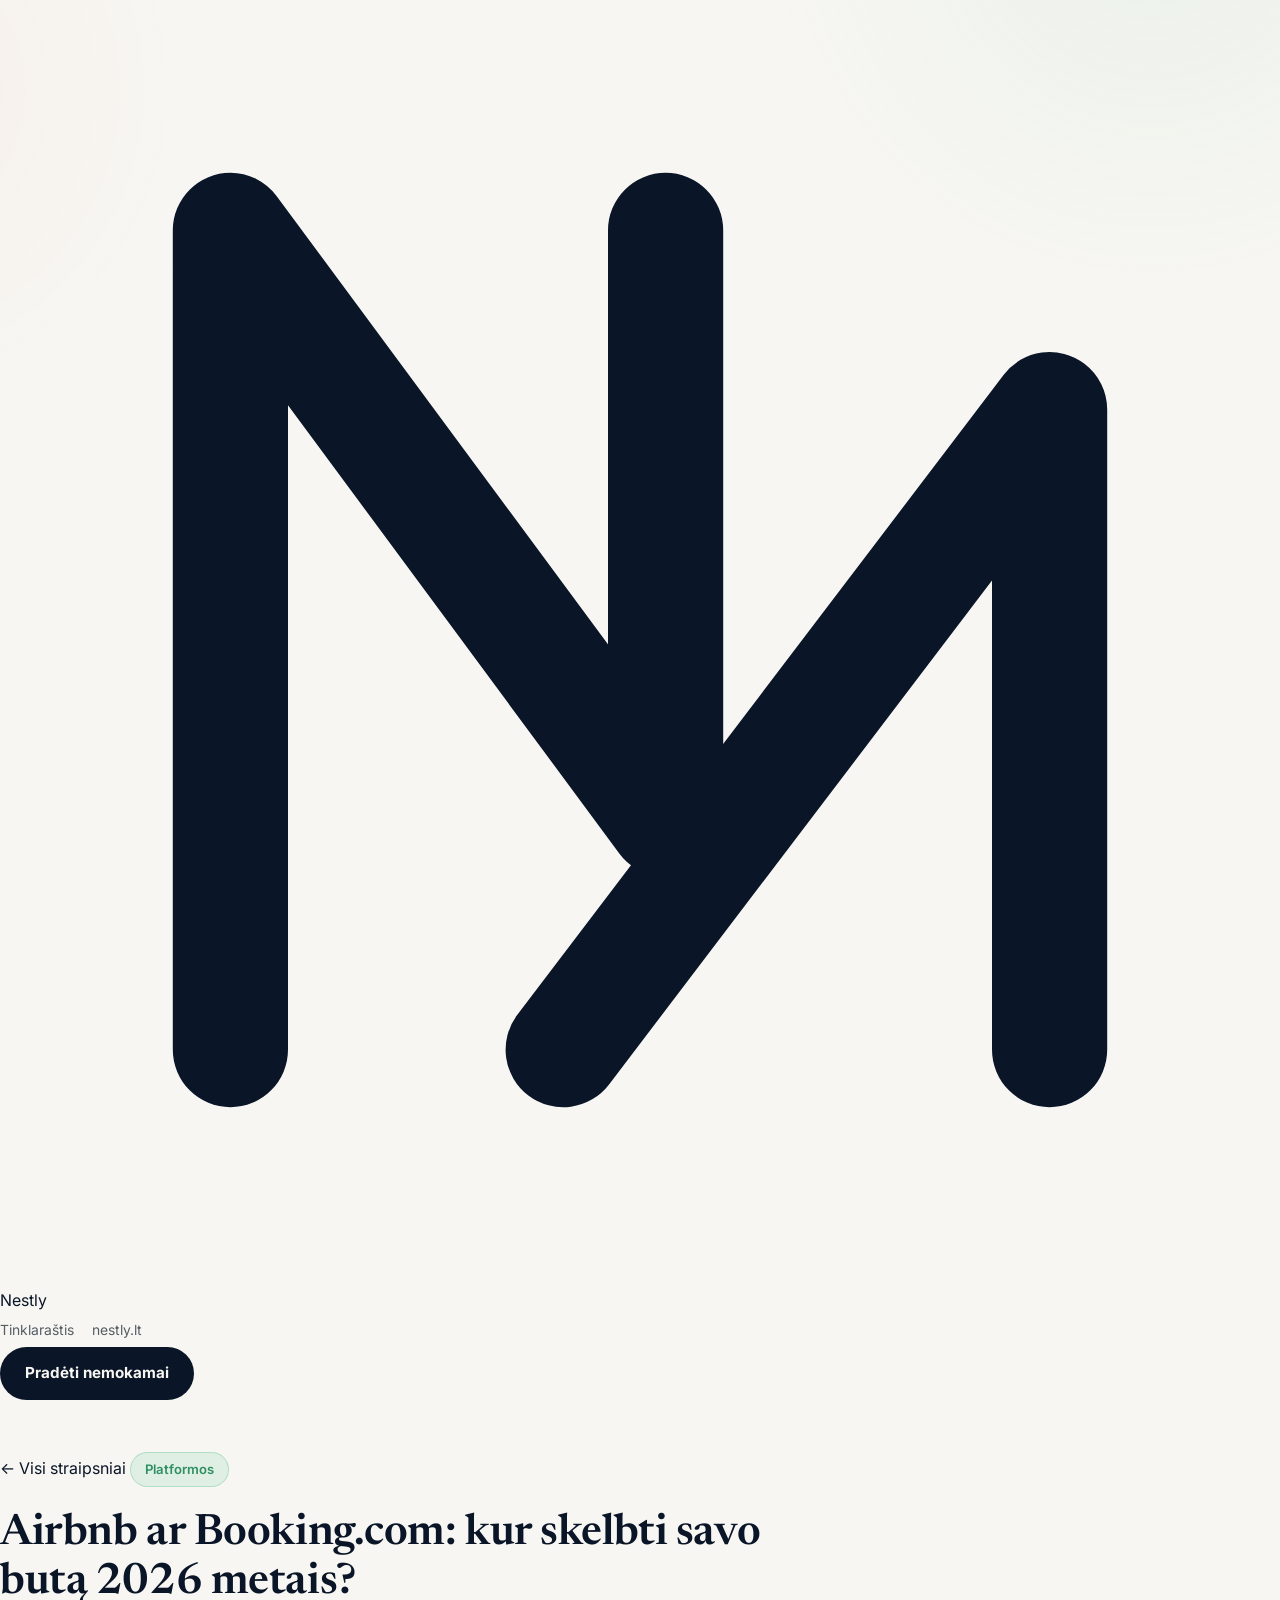
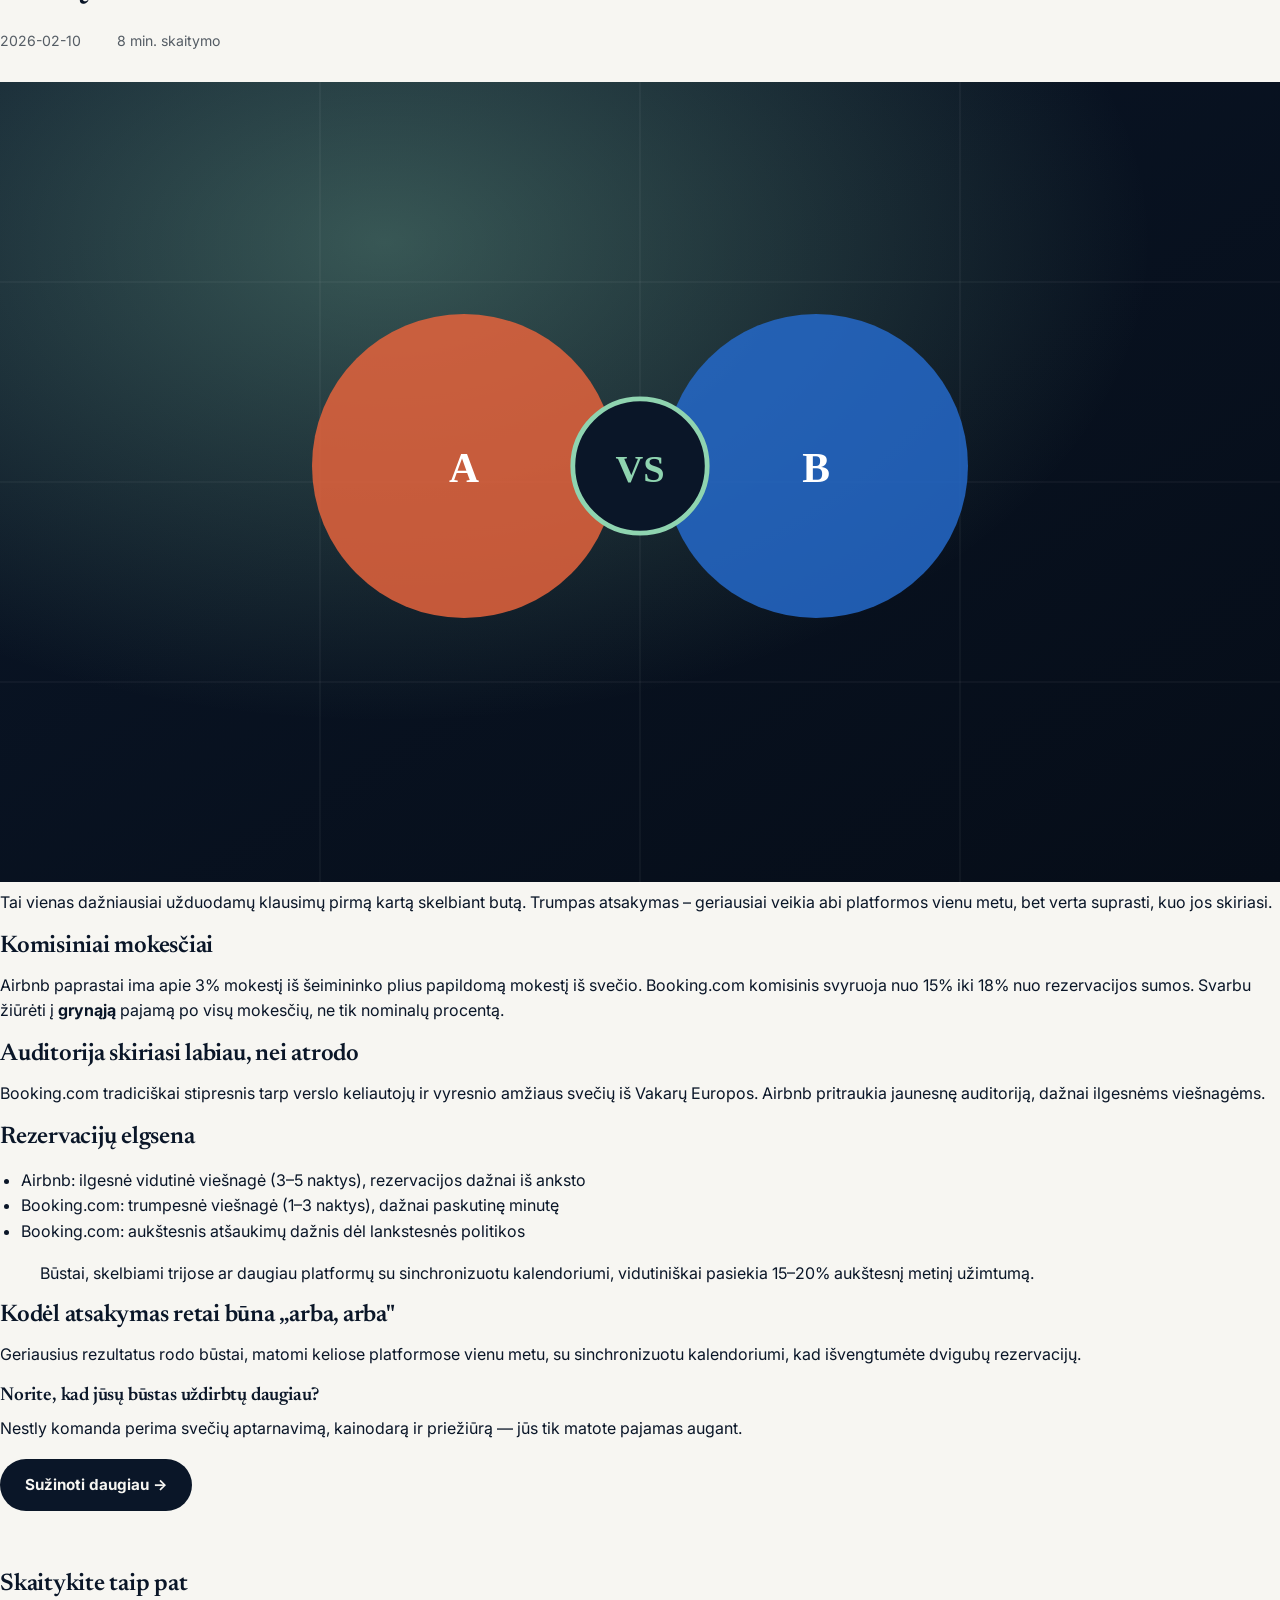
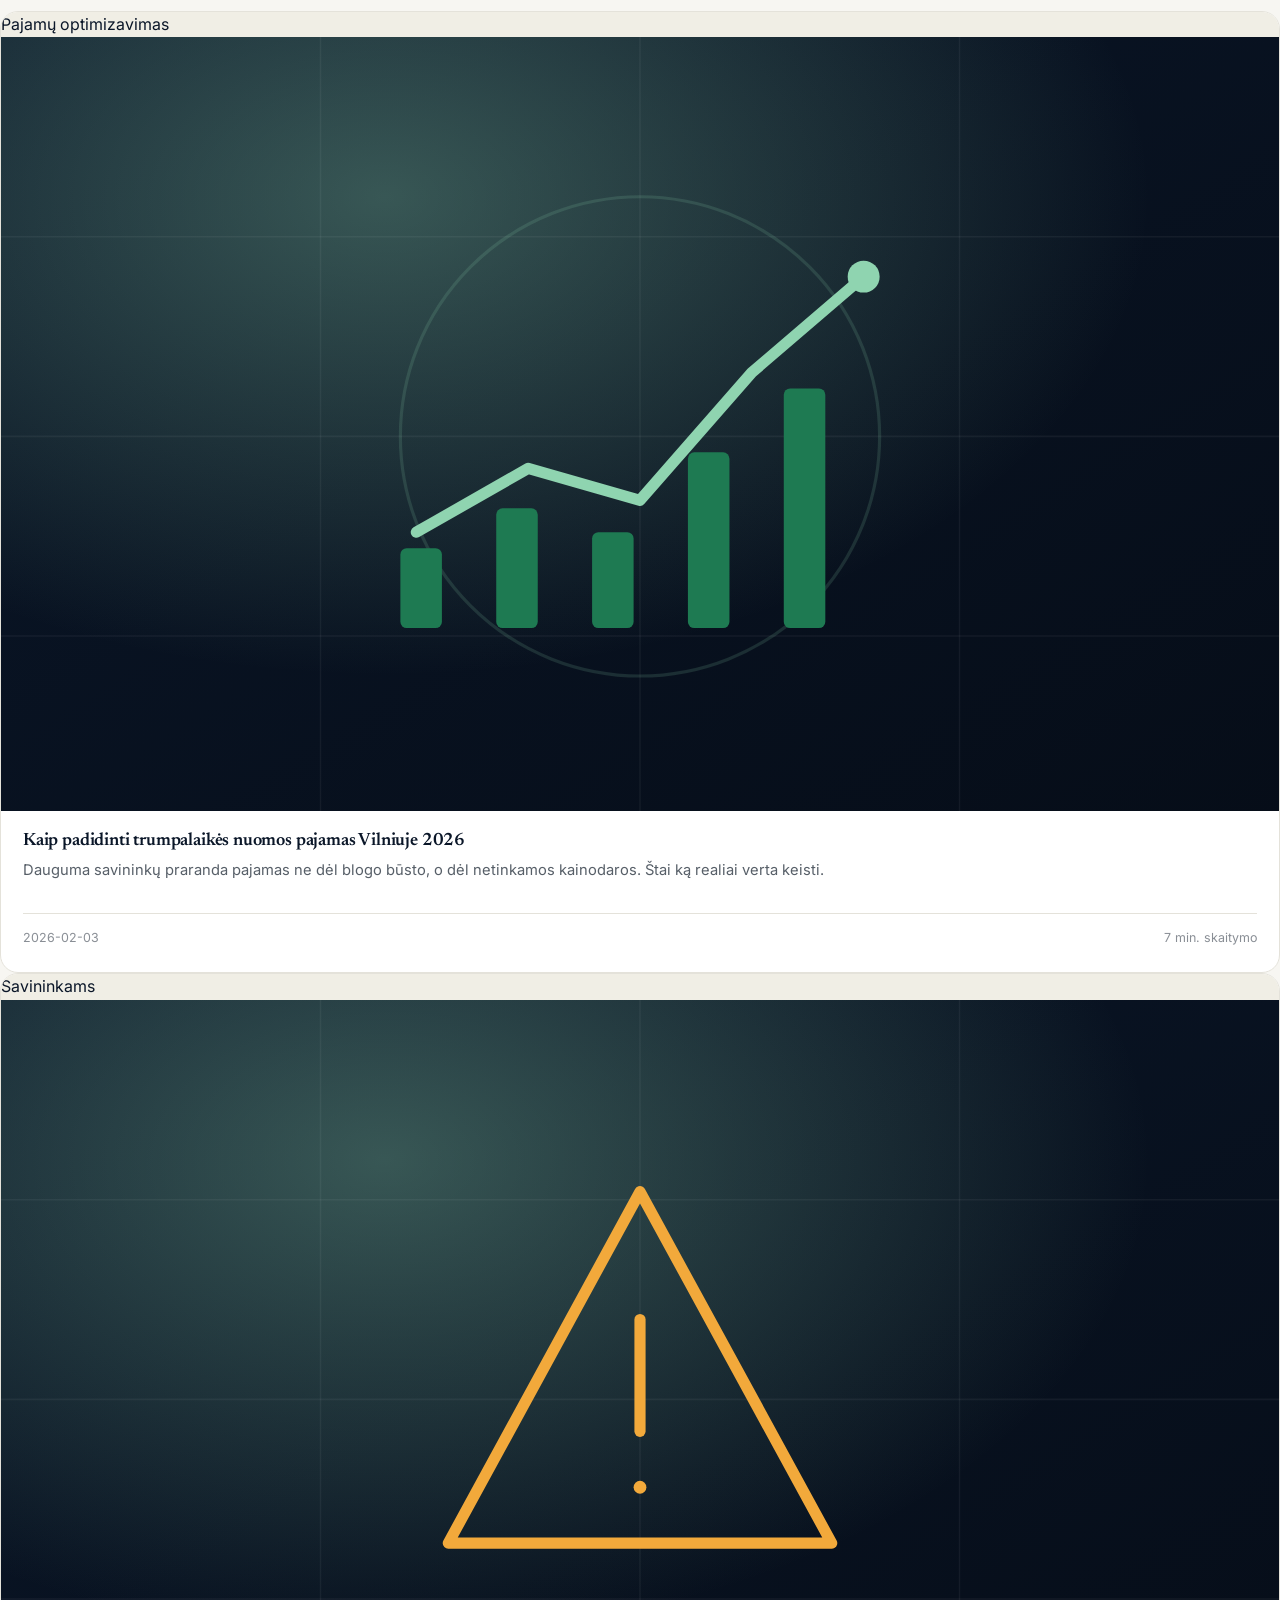
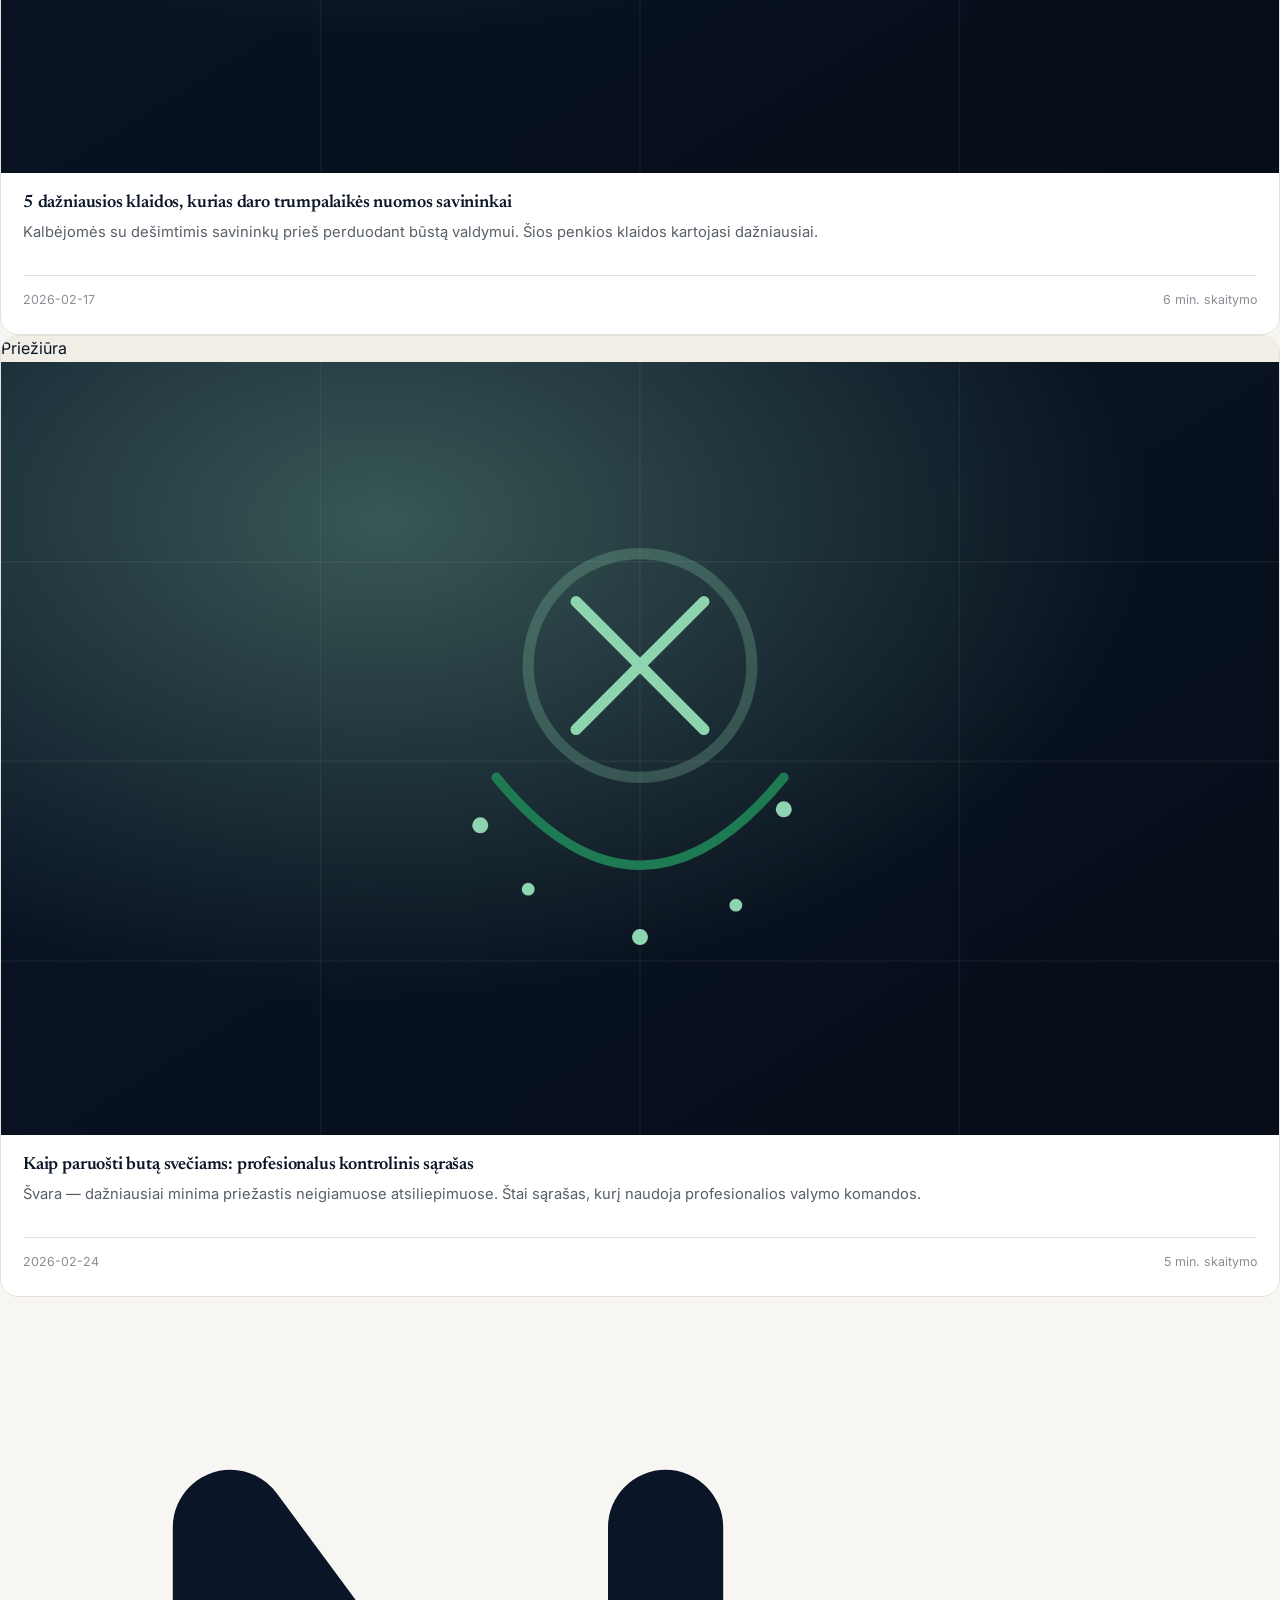
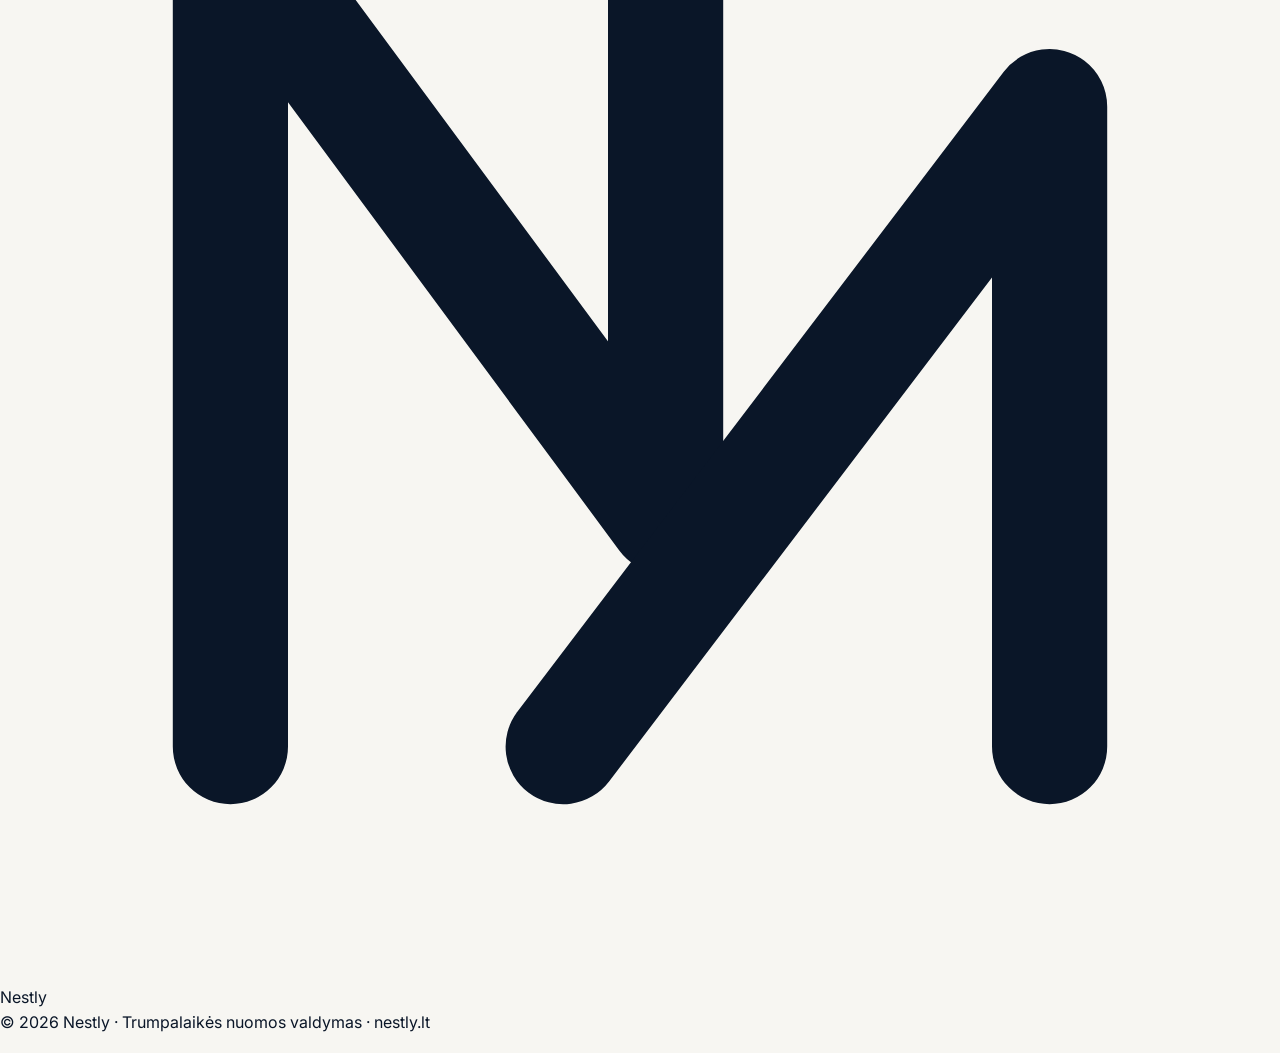
<file: airbnb-vs-booking-com.html>
<!DOCTYPE html>
<html lang="lt">
<head>
<meta charset="UTF-8">
<meta name="viewport" content="width=device-width, initial-scale=1.0">
<title>Airbnb ar Booking.com: kur skelbti savo butą 2026 metais? | Nestly tinklaraštis</title>
<meta name="description" content="Palyginome Airbnb ir Booking.com komisinius, auditoriją ir rezervacijų elgseną, kad padėtume nuspręsti, kur skelbti savo trumpalaikės nuomos būstą.">
<link rel="canonical" href="https://nestly.lt/blog/articles/">
<meta property="og:title" content="Airbnb ar Booking.com: kur skelbti savo butą 2026 metais? | Nestly tinklaraštis">
<meta property="og:description" content="Palyginome Airbnb ir Booking.com komisinius, auditoriją ir rezervacijų elgseną, kad padėtume nuspręsti, kur skelbti savo trumpalaikės nuomos būstą.">
<meta property="og:type" content="article">
<link rel="preconnect" href="https://fonts.googleapis.com"><link href="https://fonts.googleapis.com/css2?family=Newsreader:ital,opsz,wght@0,6..72,400;0,6..72,500;0,6..72,600;0,6..72,700;1,6..72,500&family=Inter:wght@400;500;600;700;800&family=JetBrains+Mono:wght@500;600&display=swap" rel="stylesheet">
<link rel="stylesheet" href="../assets/style.css">
<script type="application/ld+json">
{
  "@context": "https://schema.org",
  "@type": "BlogPosting",
  "headline": "Airbnb ar Booking.com: kur skelbti savo butą 2026 metais?",
  "description": "Palyginome Airbnb ir Booking.com komisinius, auditoriją ir rezervacijų elgseną, kad padėtume nuspręsti, kur skelbti savo trumpalaikės nuomos būstą.",
  "datePublished": "2026-02-10",
  "author": {"@type": "Organization", "name": "Nestly"},
  "publisher": {"@type": "Organization", "name": "Nestly"}
}
</script>
</head>
<body>
<header id="siteHeader">
  <nav class="wrap">
    <a class="logo" href="../index.html"><svg viewBox="0 0 100 100" xmlns="http://www.w3.org/2000/svg"><polyline points="18,82 18,18 52,64 52,18" fill="none" stroke="currentColor" stroke-width="9" stroke-linejoin="round" stroke-linecap="round"/><polyline points="44,82 82,32 82,82" fill="none" stroke="currentColor" stroke-width="9" stroke-linejoin="round" stroke-linecap="round"/></svg>Nestly</a>
    <div class="nav-links">
      <a href="../index.html">Tinklaraštis</a>
      <a href="https://nestly.lt">nestly.lt</a>
    </div>
    <a class="btn btn-primary" href="https://nestly.lt">Pradėti nemokamai</a>
  </nav>
</header>

<section class="article-hero">
  <div class="wrap">
    <a class="back-link" href="../index.html">← Visi straipsniai</a>
    <div class="eyebrow">Platformos</div>
    <h1>Airbnb ar Booking.com: kur skelbti savo butą 2026 metais?</h1>
    <div class="article-meta"><span>2026-02-10</span><span class="dot"></span><span>8 min. skaitymo</span></div>
  </div>
  <div class="hero-illustration"><svg viewBox="0 0 800 500" xmlns="http://www.w3.org/2000/svg" preserveAspectRatio="xMidYMid slice">
  <defs>
    <linearGradient id="bg" x1="0" y1="0" x2="1" y2="1">
      <stop offset="0%" stop-color="#0A1628"/><stop offset="100%" stop-color="#060D18"/>
    </linearGradient>
    <radialGradient id="glow" cx="30%" cy="20%" r="60%">
      <stop offset="0%" stop-color="#8FD4B0" stop-opacity="0.35"/>
      <stop offset="100%" stop-color="#8FD4B0" stop-opacity="0"/>
    </radialGradient>
  </defs>
  <rect width="800" height="500" fill="url(#bg)"/>
  <rect width="800" height="500" fill="url(#glow)"/>
  <g stroke="#ffffff" stroke-opacity="0.05">
    <line x1="0" y1="125" x2="800" y2="125"/><line x1="0" y1="250" x2="800" y2="250"/><line x1="0" y1="375" x2="800" y2="375"/>
    <line x1="200" y1="0" x2="200" y2="500"/><line x1="400" y1="0" x2="400" y2="500"/><line x1="600" y1="0" x2="600" y2="500"/>
  </g>
  <g transform="translate(400,250)">
    
<circle cx="-110" cy="-10" r="95" fill="#E4633D" opacity="0.85"/>
<circle cx="110" cy="-10" r="95" fill="#2569C9" opacity="0.85"/>
<circle cx="0" cy="-10" r="42" fill="#0A1628" stroke="#8FD4B0" stroke-width="3"/>
<text x="0" y="0" text-anchor="middle" font-family="Georgia,serif" font-size="24" font-weight="700" fill="#8FD4B0">VS</text>
<text x="-110" y="0" text-anchor="middle" font-family="Georgia,serif" font-size="26" font-weight="700" fill="#fff">A</text>
<text x="110" y="0" text-anchor="middle" font-family="Georgia,serif" font-size="26" font-weight="700" fill="#fff">B</text>

  </g>
</svg></div>
</section>

<div class="article-body">

      <p>Tai vienas dažniausiai užduodamų klausimų pirmą kartą skelbiant butą. Trumpas atsakymas – geriausiai veikia abi platformos vienu metu, bet verta suprasti, kuo jos skiriasi.</p>

      <h2>Komisiniai mokesčiai</h2>
      <p>Airbnb paprastai ima apie 3% mokestį iš šeimininko plius papildomą mokestį iš svečio. Booking.com komisinis svyruoja nuo 15% iki 18% nuo rezervacijos sumos. Svarbu žiūrėti į <strong>grynąją</strong> pajamą po visų mokesčių, ne tik nominalų procentą.</p>

      <h2>Auditorija skiriasi labiau, nei atrodo</h2>
      <p>Booking.com tradiciškai stipresnis tarp verslo keliautojų ir vyresnio amžiaus svečių iš Vakarų Europos. Airbnb pritraukia jaunesnę auditoriją, dažnai ilgesnėms viešnagėms.</p>

      <h2>Rezervacijų elgsena</h2>
      <ul>
        <li>Airbnb: ilgesnė vidutinė viešnagė (3–5 naktys), rezervacijos dažnai iš anksto</li>
        <li>Booking.com: trumpesnė viešnagė (1–3 naktys), dažnai paskutinę minutę</li>
        <li>Booking.com: aukštesnis atšaukimų dažnis dėl lankstesnės politikos</li>
      </ul>

      <blockquote>Būstai, skelbiami trijose ar daugiau platformų su sinchronizuotu kalendoriumi, vidutiniškai pasiekia 15–20% aukštesnį metinį užimtumą.</blockquote>

      <h2>Kodėl atsakymas retai būna „arba, arba"</h2>
      <p>Geriausius rezultatus rodo būstai, matomi keliose platformose vienu metu, su sinchronizuotu kalendoriumi, kad išvengtumėte dvigubų rezervacijų.</p>
    
</div>

<div class="cta-box">
  <h3>Norite, kad jūsų būstas uždirbtų daugiau?</h3>
  <p>Nestly komanda perima svečių aptarnavimą, kainodarą ir priežiūrą — jūs tik matote pajamas augant.</p>
  <a class="btn btn-primary" href="https://nestly.lt">Sužinoti daugiau →</a>
</div>

<section class="related">
  <div class="wrap">
    <h2>Skaitykite taip pat</h2>
    <div class="blog-grid">
      <a class="card" href="kaip-padidinti-nuomos-pajamas.html">
  <div class="thumb"><span class="cat">Pajamų optimizavimas</span><svg viewBox="0 0 800 500" xmlns="http://www.w3.org/2000/svg" preserveAspectRatio="xMidYMid slice">
  <defs>
    <linearGradient id="bg" x1="0" y1="0" x2="1" y2="1">
      <stop offset="0%" stop-color="#0A1628"/><stop offset="100%" stop-color="#060D18"/>
    </linearGradient>
    <radialGradient id="glow" cx="30%" cy="20%" r="60%">
      <stop offset="0%" stop-color="#8FD4B0" stop-opacity="0.35"/>
      <stop offset="100%" stop-color="#8FD4B0" stop-opacity="0"/>
    </radialGradient>
  </defs>
  <rect width="800" height="500" fill="url(#bg)"/>
  <rect width="800" height="500" fill="url(#glow)"/>
  <g stroke="#ffffff" stroke-opacity="0.05">
    <line x1="0" y1="125" x2="800" y2="125"/><line x1="0" y1="250" x2="800" y2="250"/><line x1="0" y1="375" x2="800" y2="375"/>
    <line x1="200" y1="0" x2="200" y2="500"/><line x1="400" y1="0" x2="400" y2="500"/><line x1="600" y1="0" x2="600" y2="500"/>
  </g>
  <g transform="translate(400,250)">
    
<circle r="150" fill="none" stroke="#8FD4B0" stroke-opacity="0.15" stroke-width="2"/>
<polyline points="-140,60 -70,20 0,40 70,-40 140,-100" fill="none" stroke="#8FD4B0" stroke-width="7" stroke-linecap="round" stroke-linejoin="round"/>
<circle cx="140" cy="-100" r="10" fill="#8FD4B0"/>
<g fill="#1E7A52">
  <rect x="-150" y="70" width="26" height="50" rx="4"/>
  <rect x="-90" y="45" width="26" height="75" rx="4"/>
  <rect x="-30" y="60" width="26" height="60" rx="4"/>
  <rect x="30" y="10" width="26" height="110" rx="4"/>
  <rect x="90" y="-30" width="26" height="150" rx="4"/>
</g>

  </g>
</svg></div>
  <div class="body">
    <h3>Kaip padidinti trumpalaikės nuomos pajamas Vilniuje 2026</h3>
    <p>Dauguma savininkų praranda pajamas ne dėl blogo būsto, o dėl netinkamos kainodaros. Štai ką realiai verta keisti.</p>
    <div class="meta"><span>2026-02-03</span><span class="dot"></span><span>7 min. skaitymo</span></div>
  </div>
</a>
<a class="card" href="5-klaidos-savininkams.html">
  <div class="thumb"><span class="cat">Savininkams</span><svg viewBox="0 0 800 500" xmlns="http://www.w3.org/2000/svg" preserveAspectRatio="xMidYMid slice">
  <defs>
    <linearGradient id="bg" x1="0" y1="0" x2="1" y2="1">
      <stop offset="0%" stop-color="#0A1628"/><stop offset="100%" stop-color="#060D18"/>
    </linearGradient>
    <radialGradient id="glow" cx="30%" cy="20%" r="60%">
      <stop offset="0%" stop-color="#8FD4B0" stop-opacity="0.35"/>
      <stop offset="100%" stop-color="#8FD4B0" stop-opacity="0"/>
    </radialGradient>
  </defs>
  <rect width="800" height="500" fill="url(#bg)"/>
  <rect width="800" height="500" fill="url(#glow)"/>
  <g stroke="#ffffff" stroke-opacity="0.05">
    <line x1="0" y1="125" x2="800" y2="125"/><line x1="0" y1="250" x2="800" y2="250"/><line x1="0" y1="375" x2="800" y2="375"/>
    <line x1="200" y1="0" x2="200" y2="500"/><line x1="400" y1="0" x2="400" y2="500"/><line x1="600" y1="0" x2="600" y2="500"/>
  </g>
  <g transform="translate(400,250)">
    
<g fill="none" stroke="#F2A93B" stroke-width="7" stroke-linecap="round" stroke-linejoin="round">
  <path d="M0,-130 L120,90 L-120,90 Z"/>
  <line x1="0" y1="-50" x2="0" y2="20"/>
  <circle cx="0" cy="55" r="4" fill="#F2A93B" stroke="none"/>
</g>

  </g>
</svg></div>
  <div class="body">
    <h3>5 dažniausios klaidos, kurias daro trumpalaikės nuomos savininkai</h3>
    <p>Kalbėjomės su dešimtimis savininkų prieš perduodant būstą valdymui. Šios penkios klaidos kartojasi dažniausiai.</p>
    <div class="meta"><span>2026-02-17</span><span class="dot"></span><span>6 min. skaitymo</span></div>
  </div>
</a>
<a class="card" href="kaip-paruosti-buta-sveciams.html">
  <div class="thumb"><span class="cat">Priežiūra</span><svg viewBox="0 0 800 500" xmlns="http://www.w3.org/2000/svg" preserveAspectRatio="xMidYMid slice">
  <defs>
    <linearGradient id="bg" x1="0" y1="0" x2="1" y2="1">
      <stop offset="0%" stop-color="#0A1628"/><stop offset="100%" stop-color="#060D18"/>
    </linearGradient>
    <radialGradient id="glow" cx="30%" cy="20%" r="60%">
      <stop offset="0%" stop-color="#8FD4B0" stop-opacity="0.35"/>
      <stop offset="100%" stop-color="#8FD4B0" stop-opacity="0"/>
    </radialGradient>
  </defs>
  <rect width="800" height="500" fill="url(#bg)"/>
  <rect width="800" height="500" fill="url(#glow)"/>
  <g stroke="#ffffff" stroke-opacity="0.05">
    <line x1="0" y1="125" x2="800" y2="125"/><line x1="0" y1="250" x2="800" y2="250"/><line x1="0" y1="375" x2="800" y2="375"/>
    <line x1="200" y1="0" x2="200" y2="500"/><line x1="400" y1="0" x2="400" y2="500"/><line x1="600" y1="0" x2="600" y2="500"/>
  </g>
  <g transform="translate(400,250)">
    
<g stroke="#8FD4B0" stroke-width="7" stroke-linecap="round" fill="none">
  <path d="M-40,-100 L40,-20" />
  <path d="M40,-100 L-40,-20" />
  <circle cx="0" cy="-60" r="70" stroke-opacity="0.25"/>
</g>
<g fill="#8FD4B0">
  <circle cx="-100" cy="40" r="5"/><circle cx="-70" cy="80" r="4"/>
  <circle cx="90" cy="30" r="5"/><circle cx="60" cy="90" r="4"/>
  <circle cx="0" cy="110" r="5"/>
</g>
<path d="M-90,10 Q0,120 90,10" stroke="#1E7A52" stroke-width="6" fill="none" stroke-linecap="round"/>

  </g>
</svg></div>
  <div class="body">
    <h3>Kaip paruošti butą svečiams: profesionalus kontrolinis sąrašas</h3>
    <p>Švara — dažniausiai minima priežastis neigiamuose atsiliepimuose. Štai sąrašas, kurį naudoja profesionalios valymo komandos.</p>
    <div class="meta"><span>2026-02-24</span><span class="dot"></span><span>5 min. skaitymo</span></div>
  </div>
</a>
    </div>
  </div>
</section>

<footer>
  <div class="wrap">
    <a class="flogo" href="../index.html"><svg viewBox="0 0 100 100" xmlns="http://www.w3.org/2000/svg"><polyline points="18,82 18,18 52,64 52,18" fill="none" stroke="currentColor" stroke-width="9" stroke-linejoin="round" stroke-linecap="round"/><polyline points="44,82 82,32 82,82" fill="none" stroke="currentColor" stroke-width="9" stroke-linejoin="round" stroke-linecap="round"/></svg>Nestly</a>
    <p>© 2026 Nestly · Trumpalaikės nuomos valdymas · <a href="https://nestly.lt">nestly.lt</a></p>
  </div>
</footer>
<script src="../assets/script.js"></script>
</body>
</html>
</file>
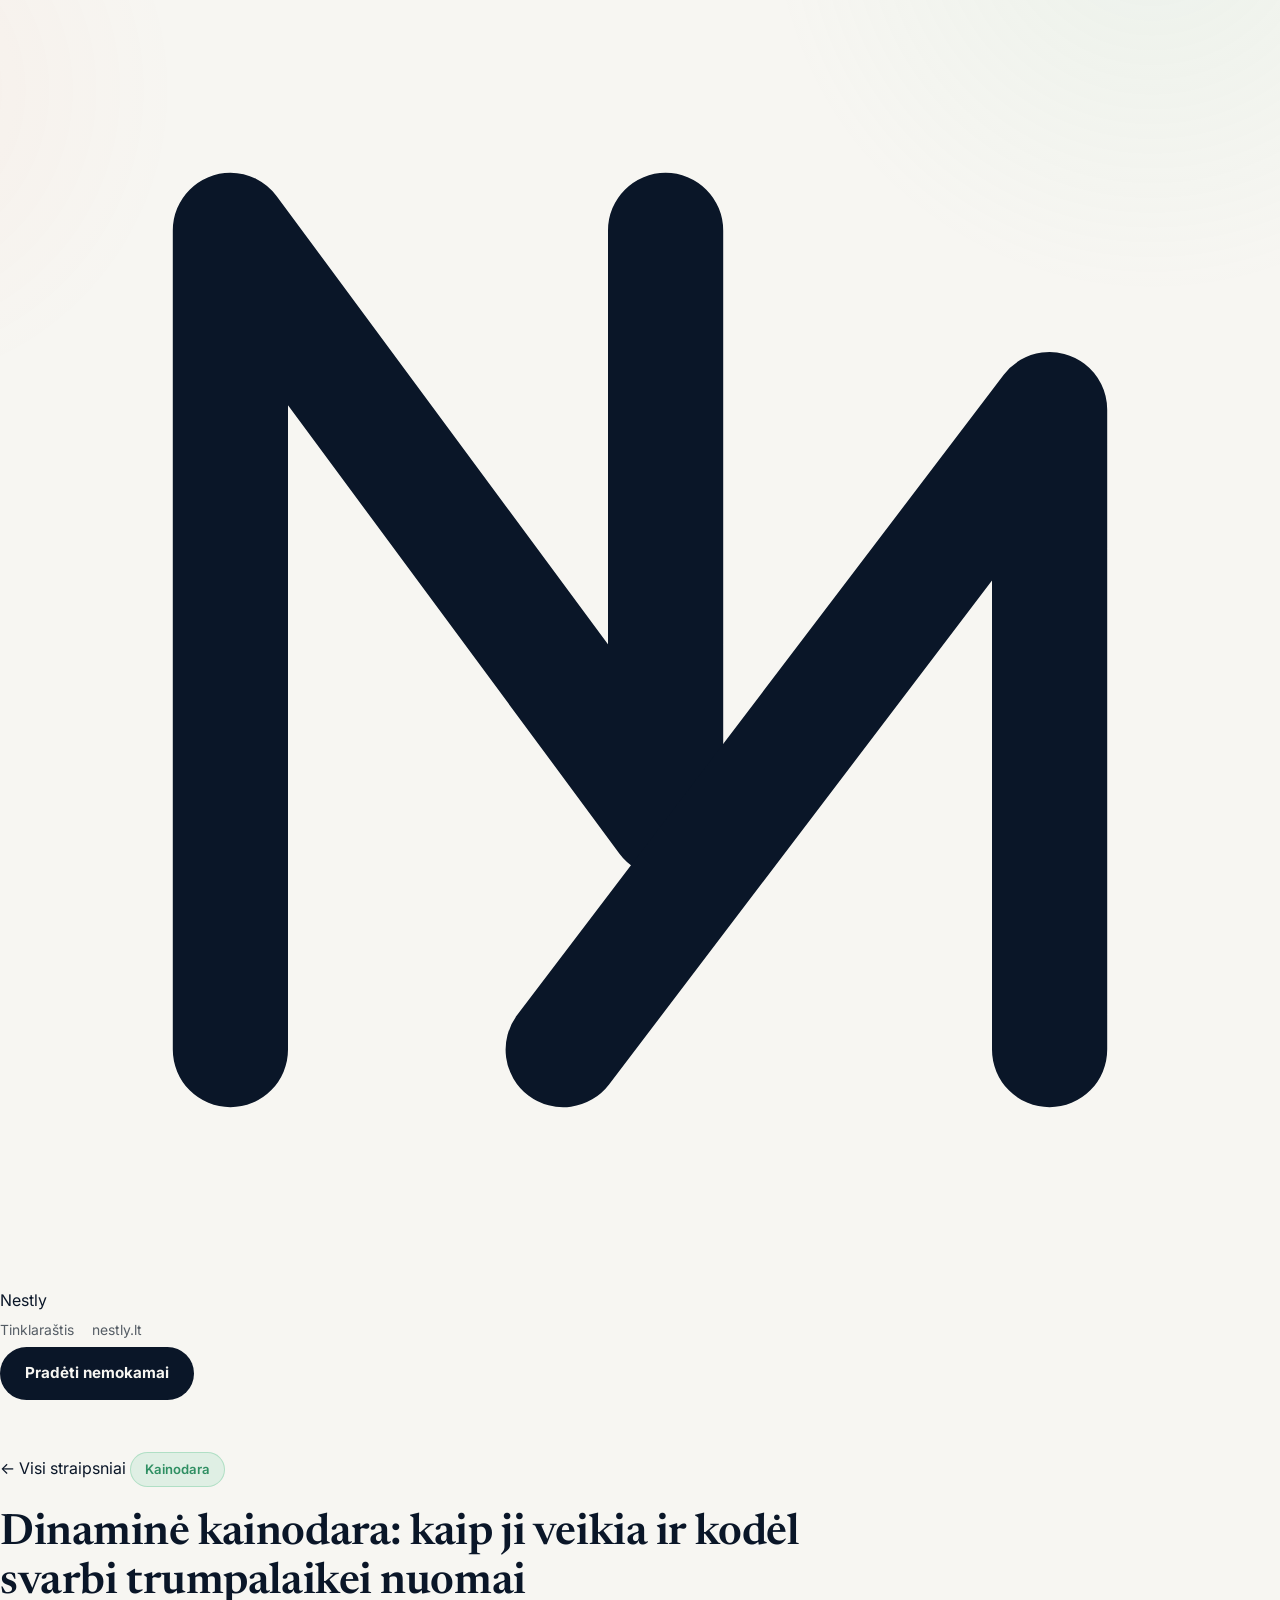
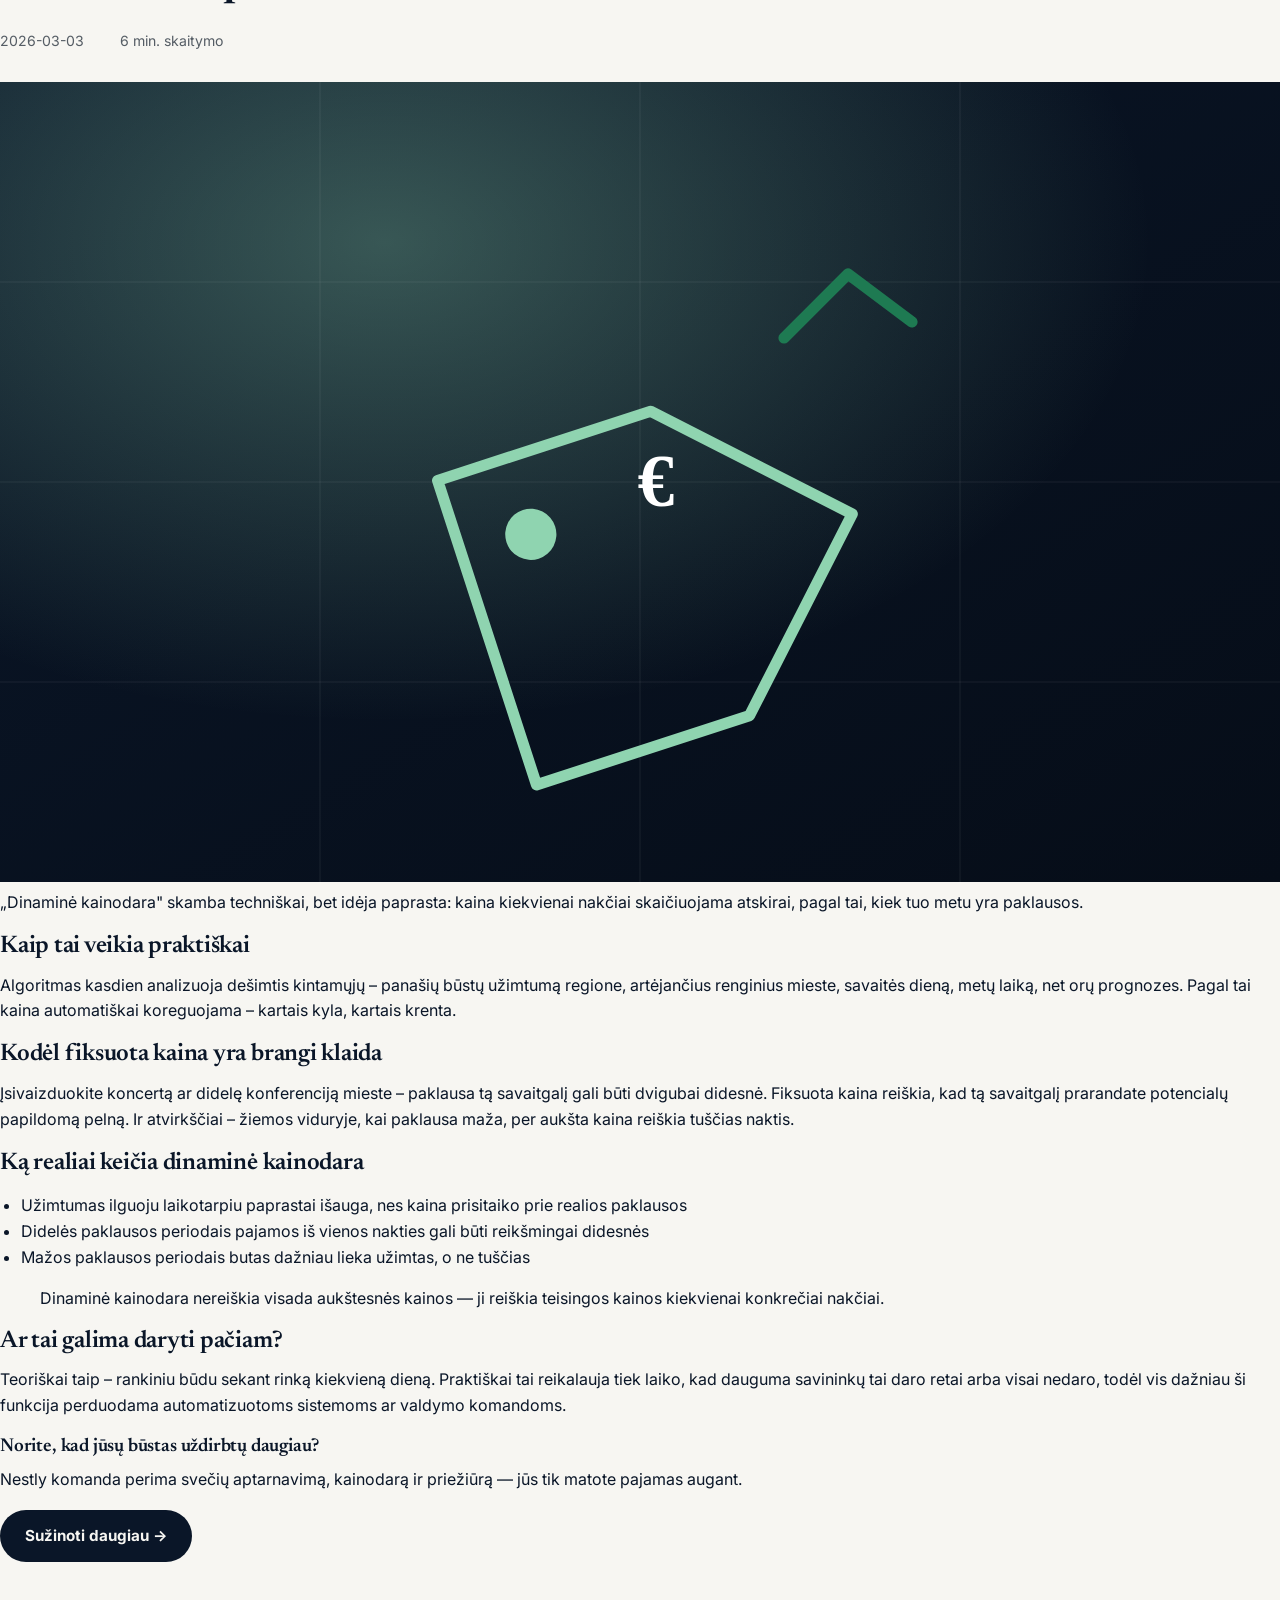
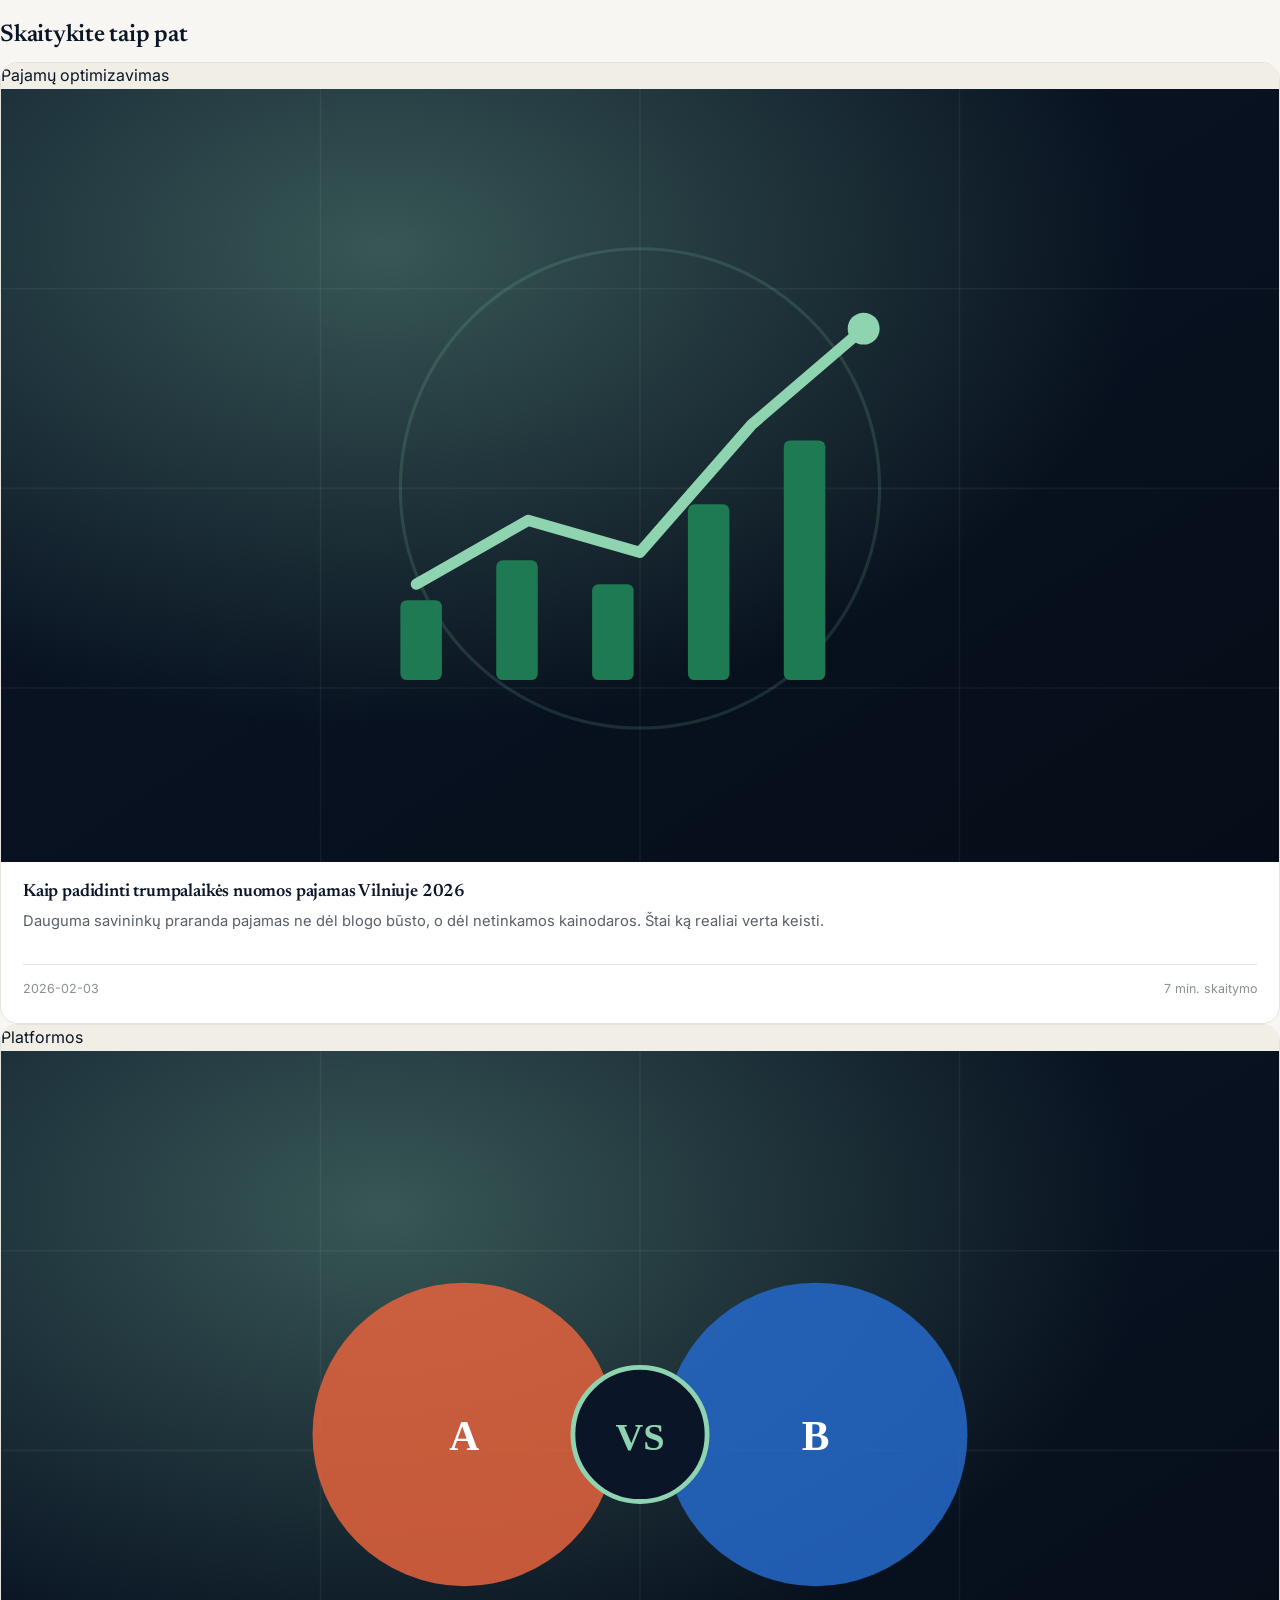
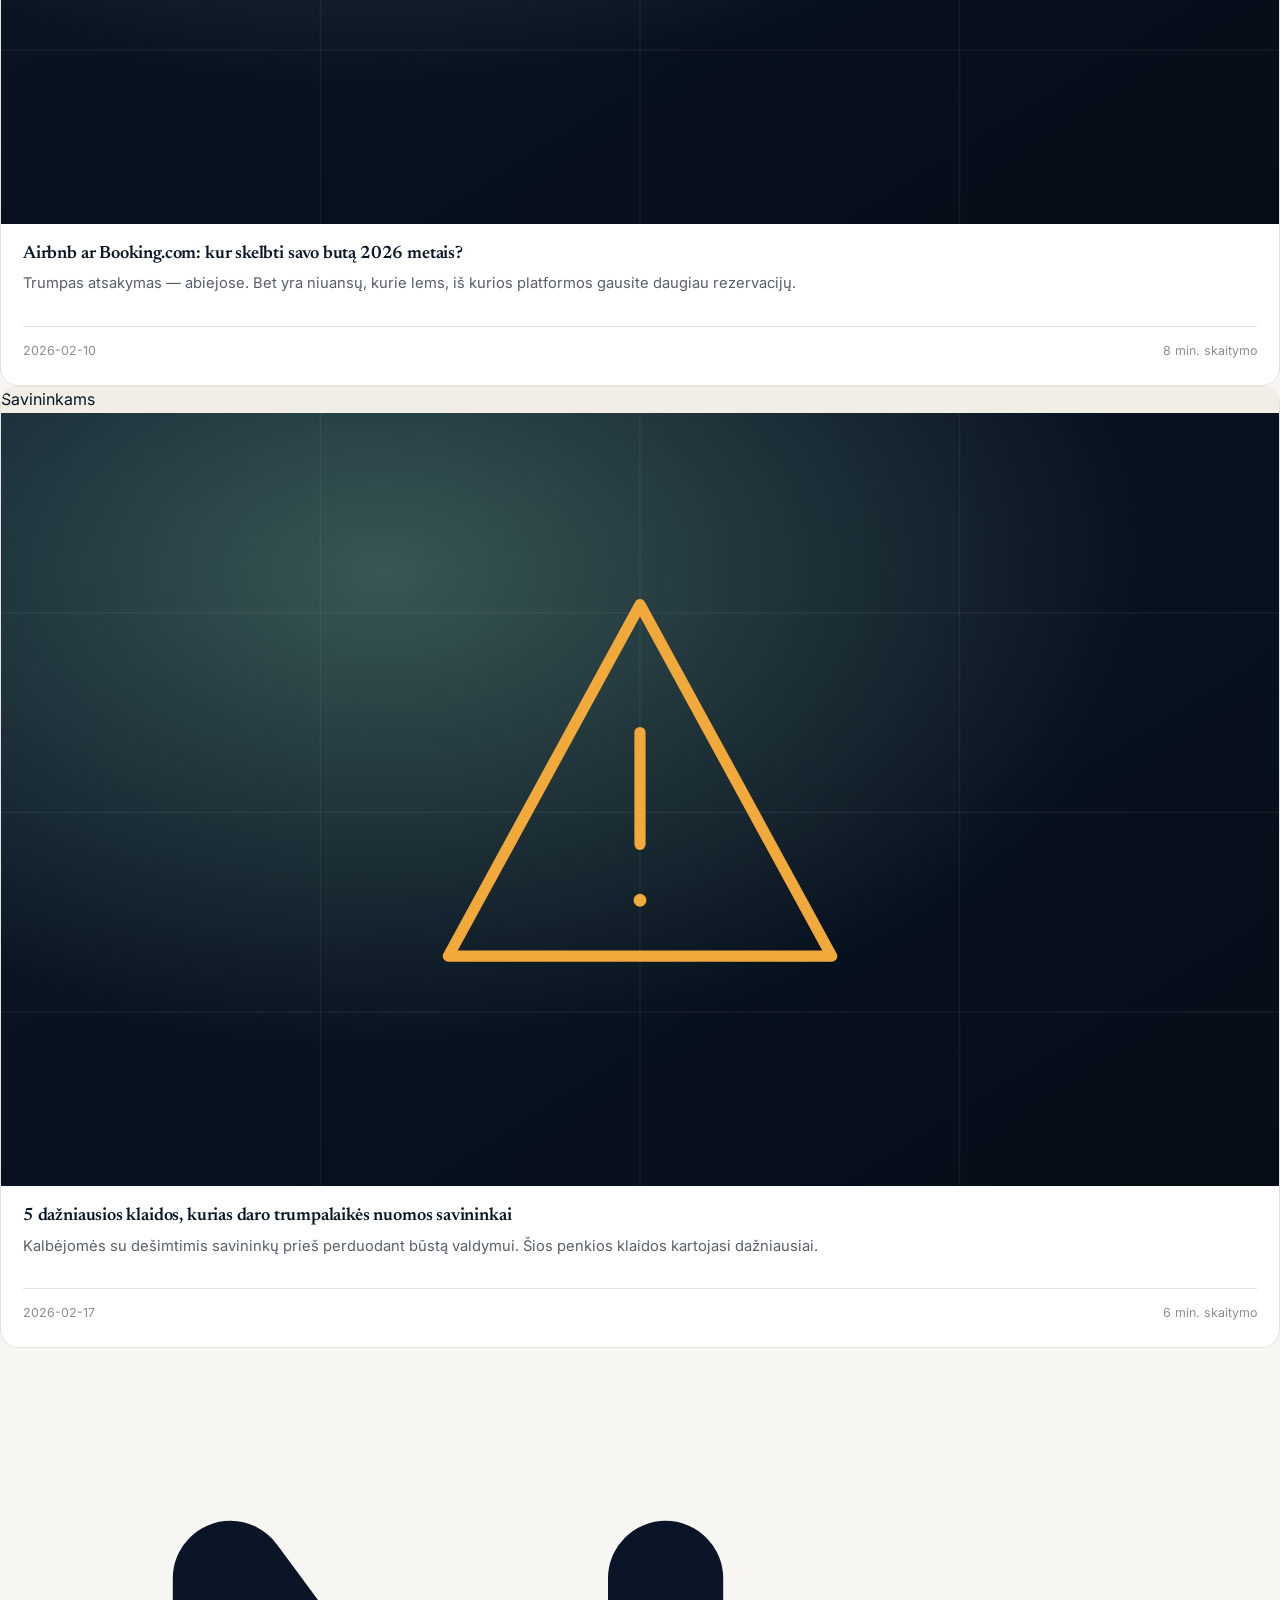
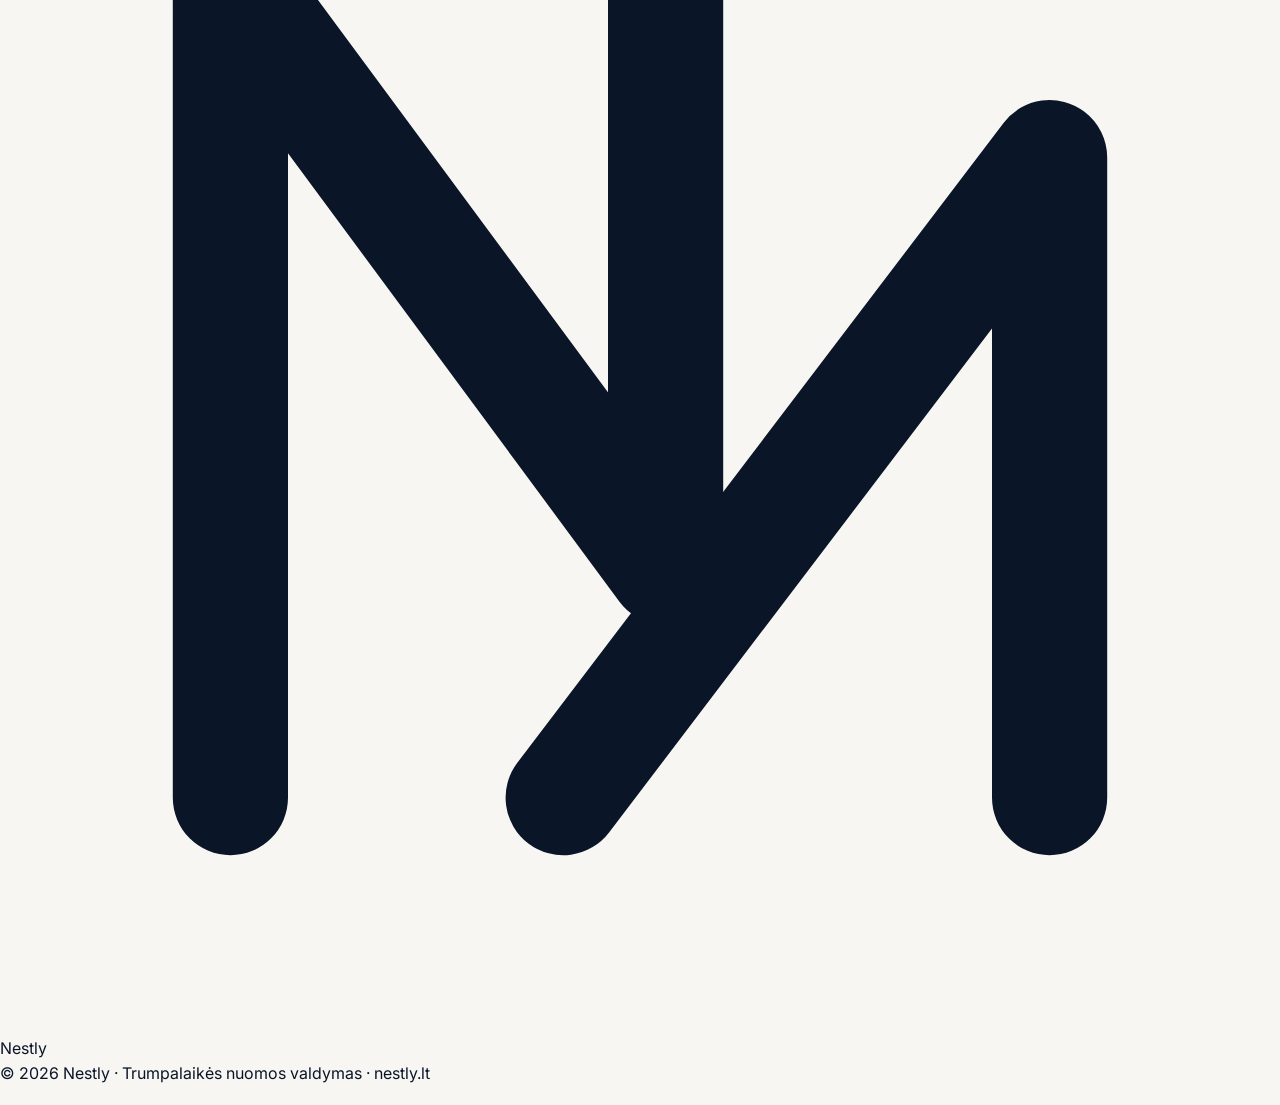
<file: dinamine-kainodara-paaiskinta.html>
<!DOCTYPE html>
<html lang="lt">
<head>
<meta charset="UTF-8">
<meta name="viewport" content="width=device-width, initial-scale=1.0">
<title>Dinaminė kainodara: kaip ji veikia ir kodėl svarbi trumpalaikei nuomai | Nestly tinklaraštis</title>
<meta name="description" content="Kas yra dinaminė kainodara, kaip ji skaičiuoja kainas kiekvienai nakčiai ir kodėl ji gali padidinti jūsų būsto pajamas be papildomų pastangų.">
<link rel="canonical" href="https://nestly.lt/blog/articles/">
<meta property="og:title" content="Dinaminė kainodara: kaip ji veikia ir kodėl svarbi trumpalaikei nuomai | Nestly tinklaraštis">
<meta property="og:description" content="Kas yra dinaminė kainodara, kaip ji skaičiuoja kainas kiekvienai nakčiai ir kodėl ji gali padidinti jūsų būsto pajamas be papildomų pastangų.">
<meta property="og:type" content="article">
<link rel="preconnect" href="https://fonts.googleapis.com"><link href="https://fonts.googleapis.com/css2?family=Newsreader:ital,opsz,wght@0,6..72,400;0,6..72,500;0,6..72,600;0,6..72,700;1,6..72,500&family=Inter:wght@400;500;600;700;800&family=JetBrains+Mono:wght@500;600&display=swap" rel="stylesheet">
<link rel="stylesheet" href="../assets/style.css">
<script type="application/ld+json">
{
  "@context": "https://schema.org",
  "@type": "BlogPosting",
  "headline": "Dinaminė kainodara: kaip ji veikia ir kodėl svarbi trumpalaikei nuomai",
  "description": "Kas yra dinaminė kainodara, kaip ji skaičiuoja kainas kiekvienai nakčiai ir kodėl ji gali padidinti jūsų būsto pajamas be papildomų pastangų.",
  "datePublished": "2026-03-03",
  "author": {"@type": "Organization", "name": "Nestly"},
  "publisher": {"@type": "Organization", "name": "Nestly"}
}
</script>
</head>
<body>
<header id="siteHeader">
  <nav class="wrap">
    <a class="logo" href="../index.html"><svg viewBox="0 0 100 100" xmlns="http://www.w3.org/2000/svg"><polyline points="18,82 18,18 52,64 52,18" fill="none" stroke="currentColor" stroke-width="9" stroke-linejoin="round" stroke-linecap="round"/><polyline points="44,82 82,32 82,82" fill="none" stroke="currentColor" stroke-width="9" stroke-linejoin="round" stroke-linecap="round"/></svg>Nestly</a>
    <div class="nav-links">
      <a href="../index.html">Tinklaraštis</a>
      <a href="https://nestly.lt">nestly.lt</a>
    </div>
    <a class="btn btn-primary" href="https://nestly.lt">Pradėti nemokamai</a>
  </nav>
</header>

<section class="article-hero">
  <div class="wrap">
    <a class="back-link" href="../index.html">← Visi straipsniai</a>
    <div class="eyebrow">Kainodara</div>
    <h1>Dinaminė kainodara: kaip ji veikia ir kodėl svarbi trumpalaikei nuomai</h1>
    <div class="article-meta"><span>2026-03-03</span><span class="dot"></span><span>6 min. skaitymo</span></div>
  </div>
  <div class="hero-illustration"><svg viewBox="0 0 800 500" xmlns="http://www.w3.org/2000/svg" preserveAspectRatio="xMidYMid slice">
  <defs>
    <linearGradient id="bg" x1="0" y1="0" x2="1" y2="1">
      <stop offset="0%" stop-color="#0A1628"/><stop offset="100%" stop-color="#060D18"/>
    </linearGradient>
    <radialGradient id="glow" cx="30%" cy="20%" r="60%">
      <stop offset="0%" stop-color="#8FD4B0" stop-opacity="0.35"/>
      <stop offset="100%" stop-color="#8FD4B0" stop-opacity="0"/>
    </radialGradient>
  </defs>
  <rect width="800" height="500" fill="url(#bg)"/>
  <rect width="800" height="500" fill="url(#glow)"/>
  <g stroke="#ffffff" stroke-opacity="0.05">
    <line x1="0" y1="125" x2="800" y2="125"/><line x1="0" y1="250" x2="800" y2="250"/><line x1="0" y1="375" x2="800" y2="375"/>
    <line x1="200" y1="0" x2="200" y2="500"/><line x1="400" y1="0" x2="400" y2="500"/><line x1="600" y1="0" x2="600" y2="500"/>
  </g>
  <g transform="translate(400,250)">
    
<g transform="rotate(-18)">
  <path d="M-120,-40 L20,-40 L120,60 L20,160 L-120,160 Z" fill="none" stroke="#8FD4B0" stroke-width="7" stroke-linejoin="round"/>
  <circle cx="-75" cy="10" r="16" fill="#8FD4B0"/>
</g>
<text x="10" y="15" text-anchor="middle" font-family="Georgia,serif" font-size="46" font-weight="700" fill="#fff">€</text>
<polyline points="90,-90 130,-130 170,-100" fill="none" stroke="#1E7A52" stroke-width="7" stroke-linecap="round" stroke-linejoin="round"/>

  </g>
</svg></div>
</section>

<div class="article-body">

      <p>„Dinaminė kainodara" skamba techniškai, bet idėja paprasta: kaina kiekvienai nakčiai skaičiuojama atskirai, pagal tai, kiek tuo metu yra paklausos.</p>

      <h2>Kaip tai veikia praktiškai</h2>
      <p>Algoritmas kasdien analizuoja dešimtis kintamųjų – panašių būstų užimtumą regione, artėjančius renginius mieste, savaitės dieną, metų laiką, net orų prognozes. Pagal tai kaina automatiškai koreguojama – kartais kyla, kartais krenta.</p>

      <h2>Kodėl fiksuota kaina yra brangi klaida</h2>
      <p>Įsivaizduokite koncertą ar didelę konferenciją mieste – paklausa tą savaitgalį gali būti dvigubai didesnė. Fiksuota kaina reiškia, kad tą savaitgalį prarandate potencialų papildomą pelną. Ir atvirkščiai – žiemos viduryje, kai paklausa maža, per aukšta kaina reiškia tuščias naktis.</p>

      <h2>Ką realiai keičia dinaminė kainodara</h2>
      <ul>
        <li>Užimtumas ilguoju laikotarpiu paprastai išauga, nes kaina prisitaiko prie realios paklausos</li>
        <li>Didelės paklausos periodais pajamos iš vienos nakties gali būti reikšmingai didesnės</li>
        <li>Mažos paklausos periodais butas dažniau lieka užimtas, o ne tuščias</li>
      </ul>

      <blockquote>Dinaminė kainodara nereiškia visada aukštesnės kainos — ji reiškia teisingos kainos kiekvienai konkrečiai nakčiai.</blockquote>

      <h2>Ar tai galima daryti pačiam?</h2>
      <p>Teoriškai taip – rankiniu būdu sekant rinką kiekvieną dieną. Praktiškai tai reikalauja tiek laiko, kad dauguma savininkų tai daro retai arba visai nedaro, todėl vis dažniau ši funkcija perduodama automatizuotoms sistemoms ar valdymo komandoms.</p>
    
</div>

<div class="cta-box">
  <h3>Norite, kad jūsų būstas uždirbtų daugiau?</h3>
  <p>Nestly komanda perima svečių aptarnavimą, kainodarą ir priežiūrą — jūs tik matote pajamas augant.</p>
  <a class="btn btn-primary" href="https://nestly.lt">Sužinoti daugiau →</a>
</div>

<section class="related">
  <div class="wrap">
    <h2>Skaitykite taip pat</h2>
    <div class="blog-grid">
      <a class="card" href="kaip-padidinti-nuomos-pajamas.html">
  <div class="thumb"><span class="cat">Pajamų optimizavimas</span><svg viewBox="0 0 800 500" xmlns="http://www.w3.org/2000/svg" preserveAspectRatio="xMidYMid slice">
  <defs>
    <linearGradient id="bg" x1="0" y1="0" x2="1" y2="1">
      <stop offset="0%" stop-color="#0A1628"/><stop offset="100%" stop-color="#060D18"/>
    </linearGradient>
    <radialGradient id="glow" cx="30%" cy="20%" r="60%">
      <stop offset="0%" stop-color="#8FD4B0" stop-opacity="0.35"/>
      <stop offset="100%" stop-color="#8FD4B0" stop-opacity="0"/>
    </radialGradient>
  </defs>
  <rect width="800" height="500" fill="url(#bg)"/>
  <rect width="800" height="500" fill="url(#glow)"/>
  <g stroke="#ffffff" stroke-opacity="0.05">
    <line x1="0" y1="125" x2="800" y2="125"/><line x1="0" y1="250" x2="800" y2="250"/><line x1="0" y1="375" x2="800" y2="375"/>
    <line x1="200" y1="0" x2="200" y2="500"/><line x1="400" y1="0" x2="400" y2="500"/><line x1="600" y1="0" x2="600" y2="500"/>
  </g>
  <g transform="translate(400,250)">
    
<circle r="150" fill="none" stroke="#8FD4B0" stroke-opacity="0.15" stroke-width="2"/>
<polyline points="-140,60 -70,20 0,40 70,-40 140,-100" fill="none" stroke="#8FD4B0" stroke-width="7" stroke-linecap="round" stroke-linejoin="round"/>
<circle cx="140" cy="-100" r="10" fill="#8FD4B0"/>
<g fill="#1E7A52">
  <rect x="-150" y="70" width="26" height="50" rx="4"/>
  <rect x="-90" y="45" width="26" height="75" rx="4"/>
  <rect x="-30" y="60" width="26" height="60" rx="4"/>
  <rect x="30" y="10" width="26" height="110" rx="4"/>
  <rect x="90" y="-30" width="26" height="150" rx="4"/>
</g>

  </g>
</svg></div>
  <div class="body">
    <h3>Kaip padidinti trumpalaikės nuomos pajamas Vilniuje 2026</h3>
    <p>Dauguma savininkų praranda pajamas ne dėl blogo būsto, o dėl netinkamos kainodaros. Štai ką realiai verta keisti.</p>
    <div class="meta"><span>2026-02-03</span><span class="dot"></span><span>7 min. skaitymo</span></div>
  </div>
</a>
<a class="card" href="airbnb-vs-booking-com.html">
  <div class="thumb"><span class="cat">Platformos</span><svg viewBox="0 0 800 500" xmlns="http://www.w3.org/2000/svg" preserveAspectRatio="xMidYMid slice">
  <defs>
    <linearGradient id="bg" x1="0" y1="0" x2="1" y2="1">
      <stop offset="0%" stop-color="#0A1628"/><stop offset="100%" stop-color="#060D18"/>
    </linearGradient>
    <radialGradient id="glow" cx="30%" cy="20%" r="60%">
      <stop offset="0%" stop-color="#8FD4B0" stop-opacity="0.35"/>
      <stop offset="100%" stop-color="#8FD4B0" stop-opacity="0"/>
    </radialGradient>
  </defs>
  <rect width="800" height="500" fill="url(#bg)"/>
  <rect width="800" height="500" fill="url(#glow)"/>
  <g stroke="#ffffff" stroke-opacity="0.05">
    <line x1="0" y1="125" x2="800" y2="125"/><line x1="0" y1="250" x2="800" y2="250"/><line x1="0" y1="375" x2="800" y2="375"/>
    <line x1="200" y1="0" x2="200" y2="500"/><line x1="400" y1="0" x2="400" y2="500"/><line x1="600" y1="0" x2="600" y2="500"/>
  </g>
  <g transform="translate(400,250)">
    
<circle cx="-110" cy="-10" r="95" fill="#E4633D" opacity="0.85"/>
<circle cx="110" cy="-10" r="95" fill="#2569C9" opacity="0.85"/>
<circle cx="0" cy="-10" r="42" fill="#0A1628" stroke="#8FD4B0" stroke-width="3"/>
<text x="0" y="0" text-anchor="middle" font-family="Georgia,serif" font-size="24" font-weight="700" fill="#8FD4B0">VS</text>
<text x="-110" y="0" text-anchor="middle" font-family="Georgia,serif" font-size="26" font-weight="700" fill="#fff">A</text>
<text x="110" y="0" text-anchor="middle" font-family="Georgia,serif" font-size="26" font-weight="700" fill="#fff">B</text>

  </g>
</svg></div>
  <div class="body">
    <h3>Airbnb ar Booking.com: kur skelbti savo butą 2026 metais?</h3>
    <p>Trumpas atsakymas — abiejose. Bet yra niuansų, kurie lems, iš kurios platformos gausite daugiau rezervacijų.</p>
    <div class="meta"><span>2026-02-10</span><span class="dot"></span><span>8 min. skaitymo</span></div>
  </div>
</a>
<a class="card" href="5-klaidos-savininkams.html">
  <div class="thumb"><span class="cat">Savininkams</span><svg viewBox="0 0 800 500" xmlns="http://www.w3.org/2000/svg" preserveAspectRatio="xMidYMid slice">
  <defs>
    <linearGradient id="bg" x1="0" y1="0" x2="1" y2="1">
      <stop offset="0%" stop-color="#0A1628"/><stop offset="100%" stop-color="#060D18"/>
    </linearGradient>
    <radialGradient id="glow" cx="30%" cy="20%" r="60%">
      <stop offset="0%" stop-color="#8FD4B0" stop-opacity="0.35"/>
      <stop offset="100%" stop-color="#8FD4B0" stop-opacity="0"/>
    </radialGradient>
  </defs>
  <rect width="800" height="500" fill="url(#bg)"/>
  <rect width="800" height="500" fill="url(#glow)"/>
  <g stroke="#ffffff" stroke-opacity="0.05">
    <line x1="0" y1="125" x2="800" y2="125"/><line x1="0" y1="250" x2="800" y2="250"/><line x1="0" y1="375" x2="800" y2="375"/>
    <line x1="200" y1="0" x2="200" y2="500"/><line x1="400" y1="0" x2="400" y2="500"/><line x1="600" y1="0" x2="600" y2="500"/>
  </g>
  <g transform="translate(400,250)">
    
<g fill="none" stroke="#F2A93B" stroke-width="7" stroke-linecap="round" stroke-linejoin="round">
  <path d="M0,-130 L120,90 L-120,90 Z"/>
  <line x1="0" y1="-50" x2="0" y2="20"/>
  <circle cx="0" cy="55" r="4" fill="#F2A93B" stroke="none"/>
</g>

  </g>
</svg></div>
  <div class="body">
    <h3>5 dažniausios klaidos, kurias daro trumpalaikės nuomos savininkai</h3>
    <p>Kalbėjomės su dešimtimis savininkų prieš perduodant būstą valdymui. Šios penkios klaidos kartojasi dažniausiai.</p>
    <div class="meta"><span>2026-02-17</span><span class="dot"></span><span>6 min. skaitymo</span></div>
  </div>
</a>
    </div>
  </div>
</section>

<footer>
  <div class="wrap">
    <a class="flogo" href="../index.html"><svg viewBox="0 0 100 100" xmlns="http://www.w3.org/2000/svg"><polyline points="18,82 18,18 52,64 52,18" fill="none" stroke="currentColor" stroke-width="9" stroke-linejoin="round" stroke-linecap="round"/><polyline points="44,82 82,32 82,82" fill="none" stroke="currentColor" stroke-width="9" stroke-linejoin="round" stroke-linecap="round"/></svg>Nestly</a>
    <p>© 2026 Nestly · Trumpalaikės nuomos valdymas · <a href="https://nestly.lt">nestly.lt</a></p>
  </div>
</footer>
<script src="../assets/script.js"></script>
</body>
</html>
</file>
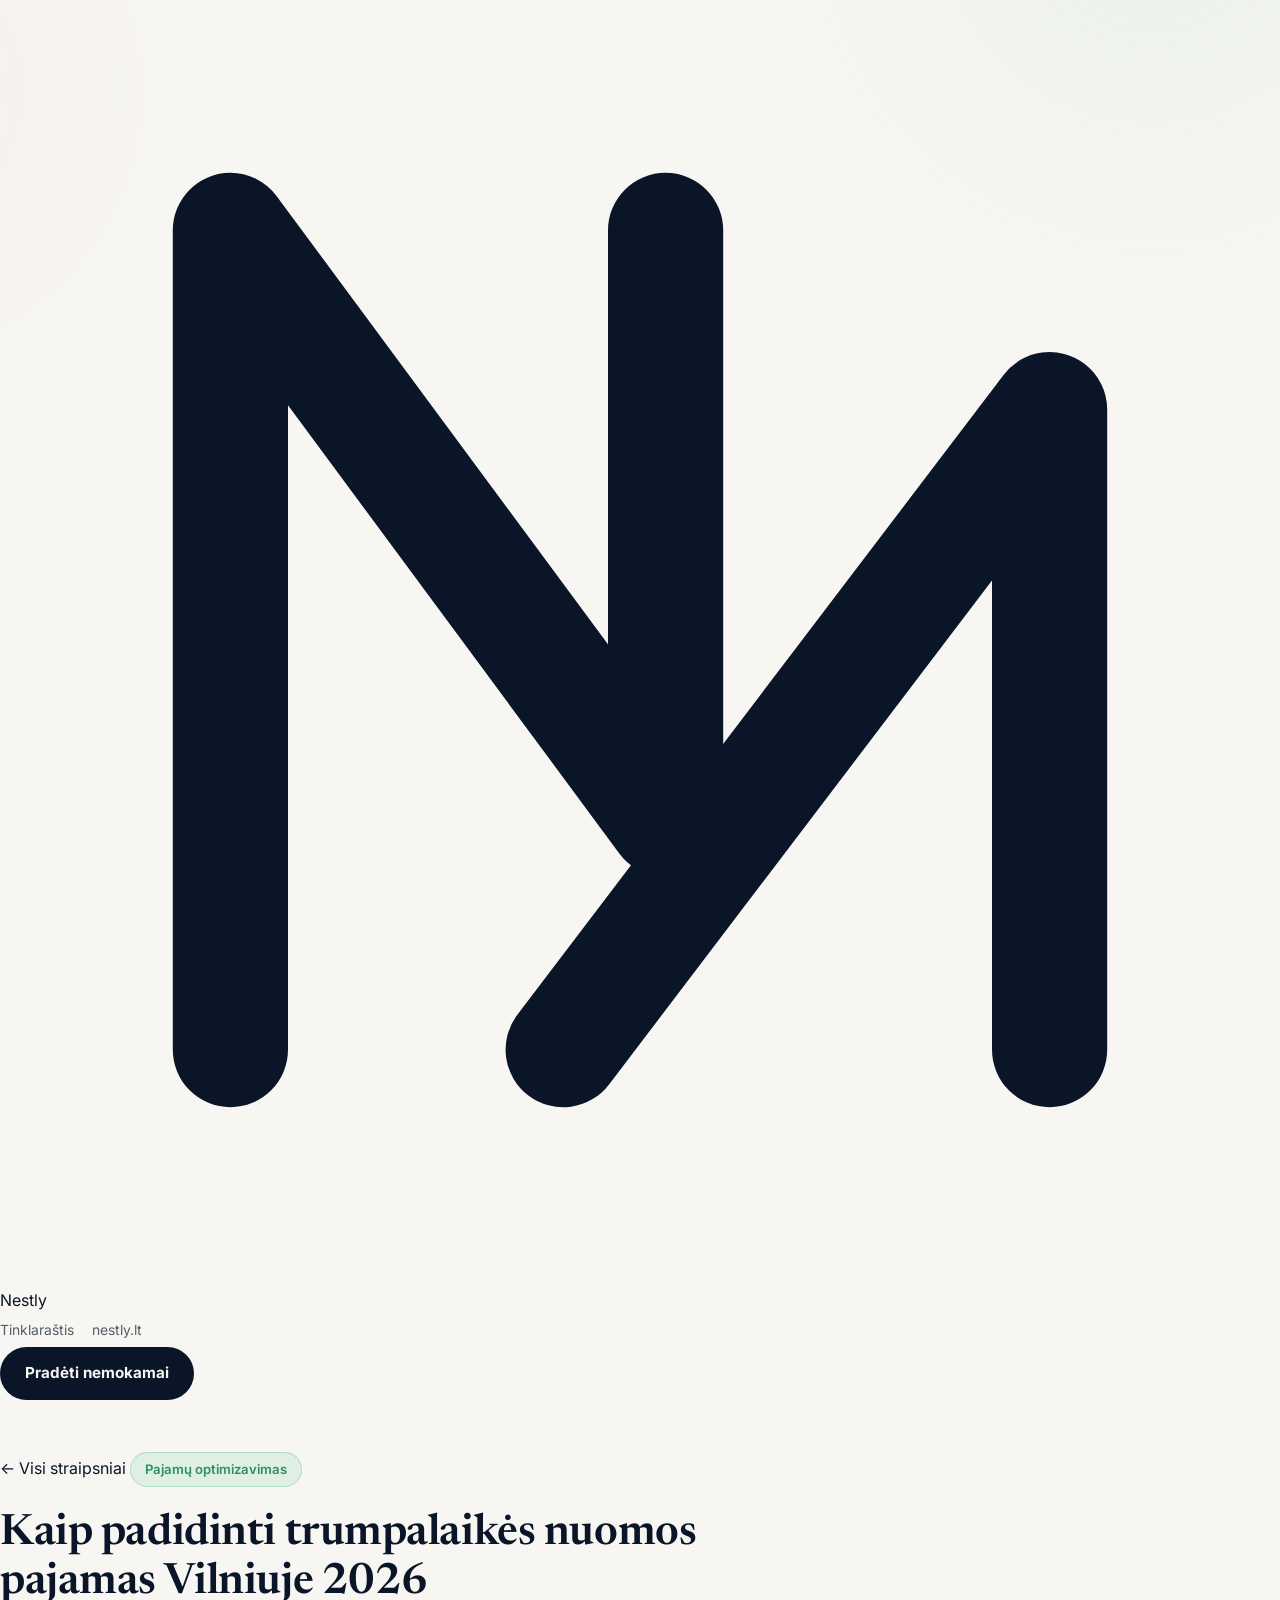
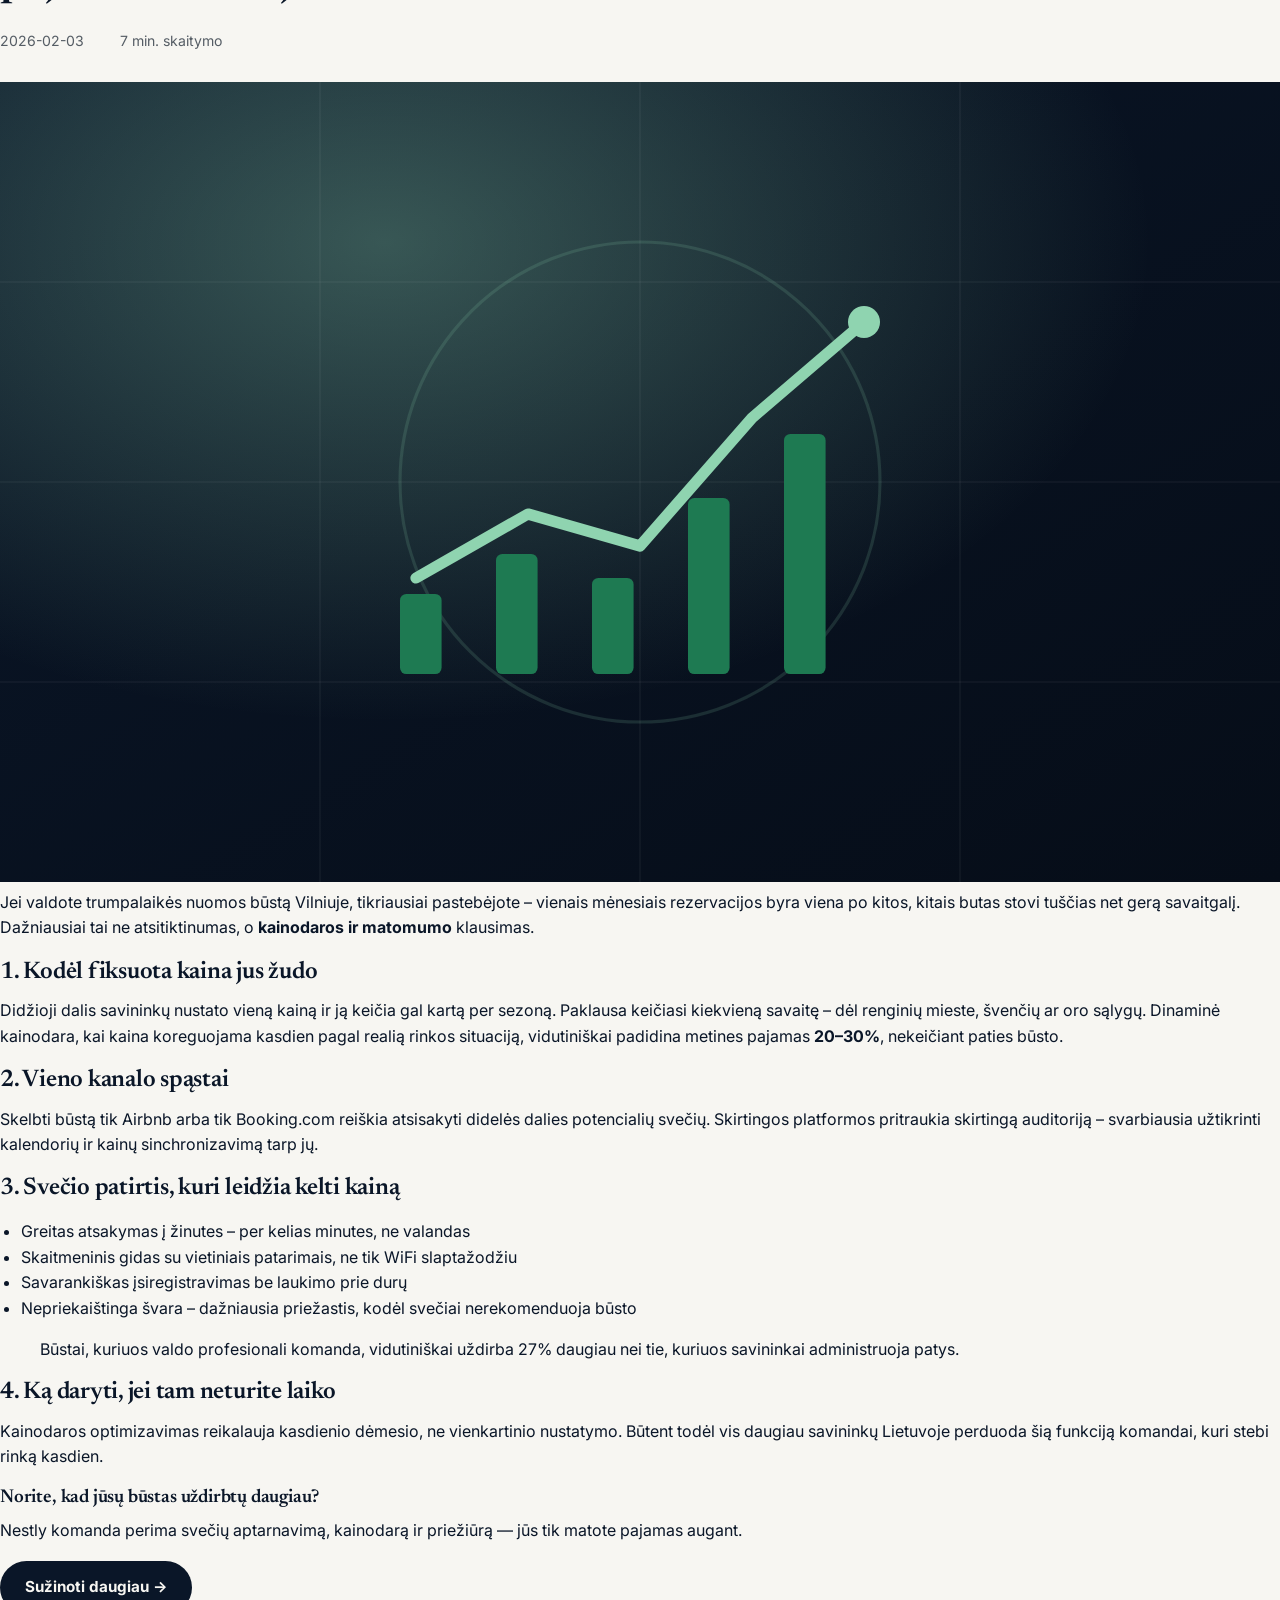
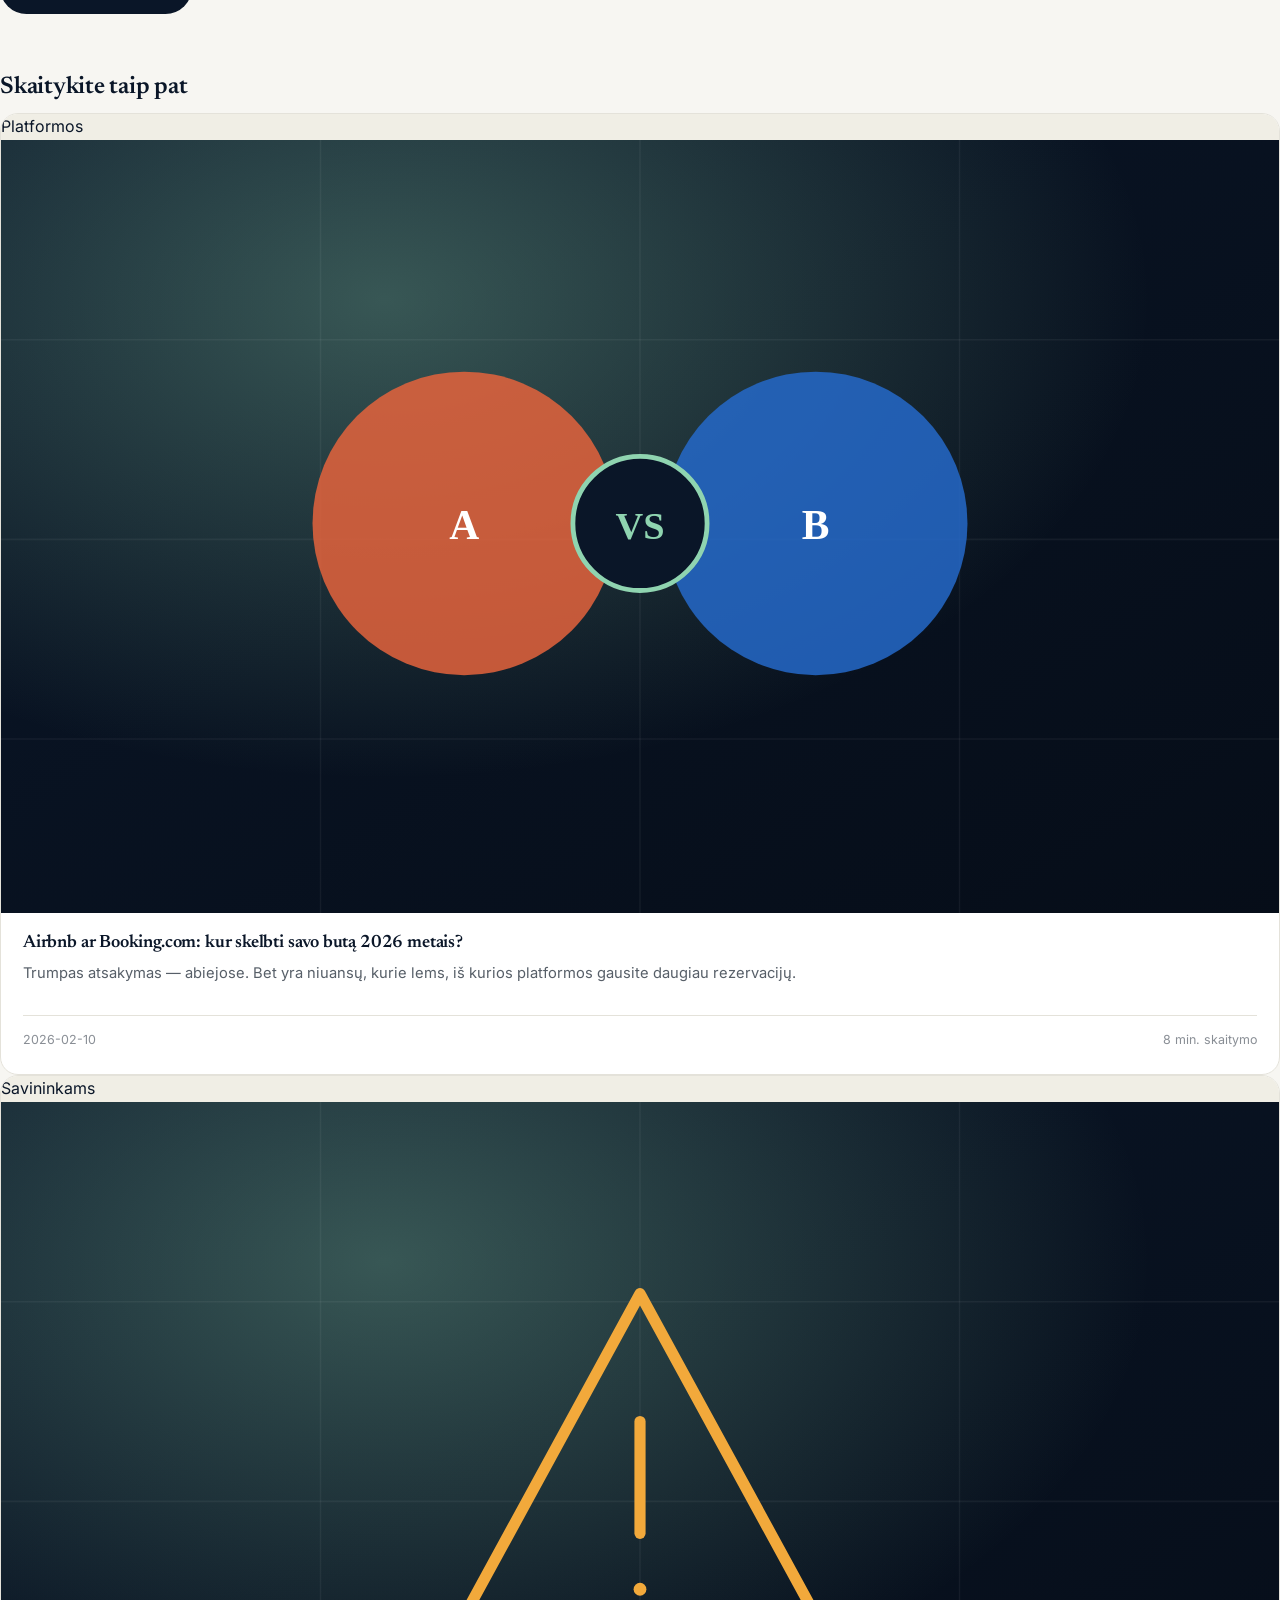
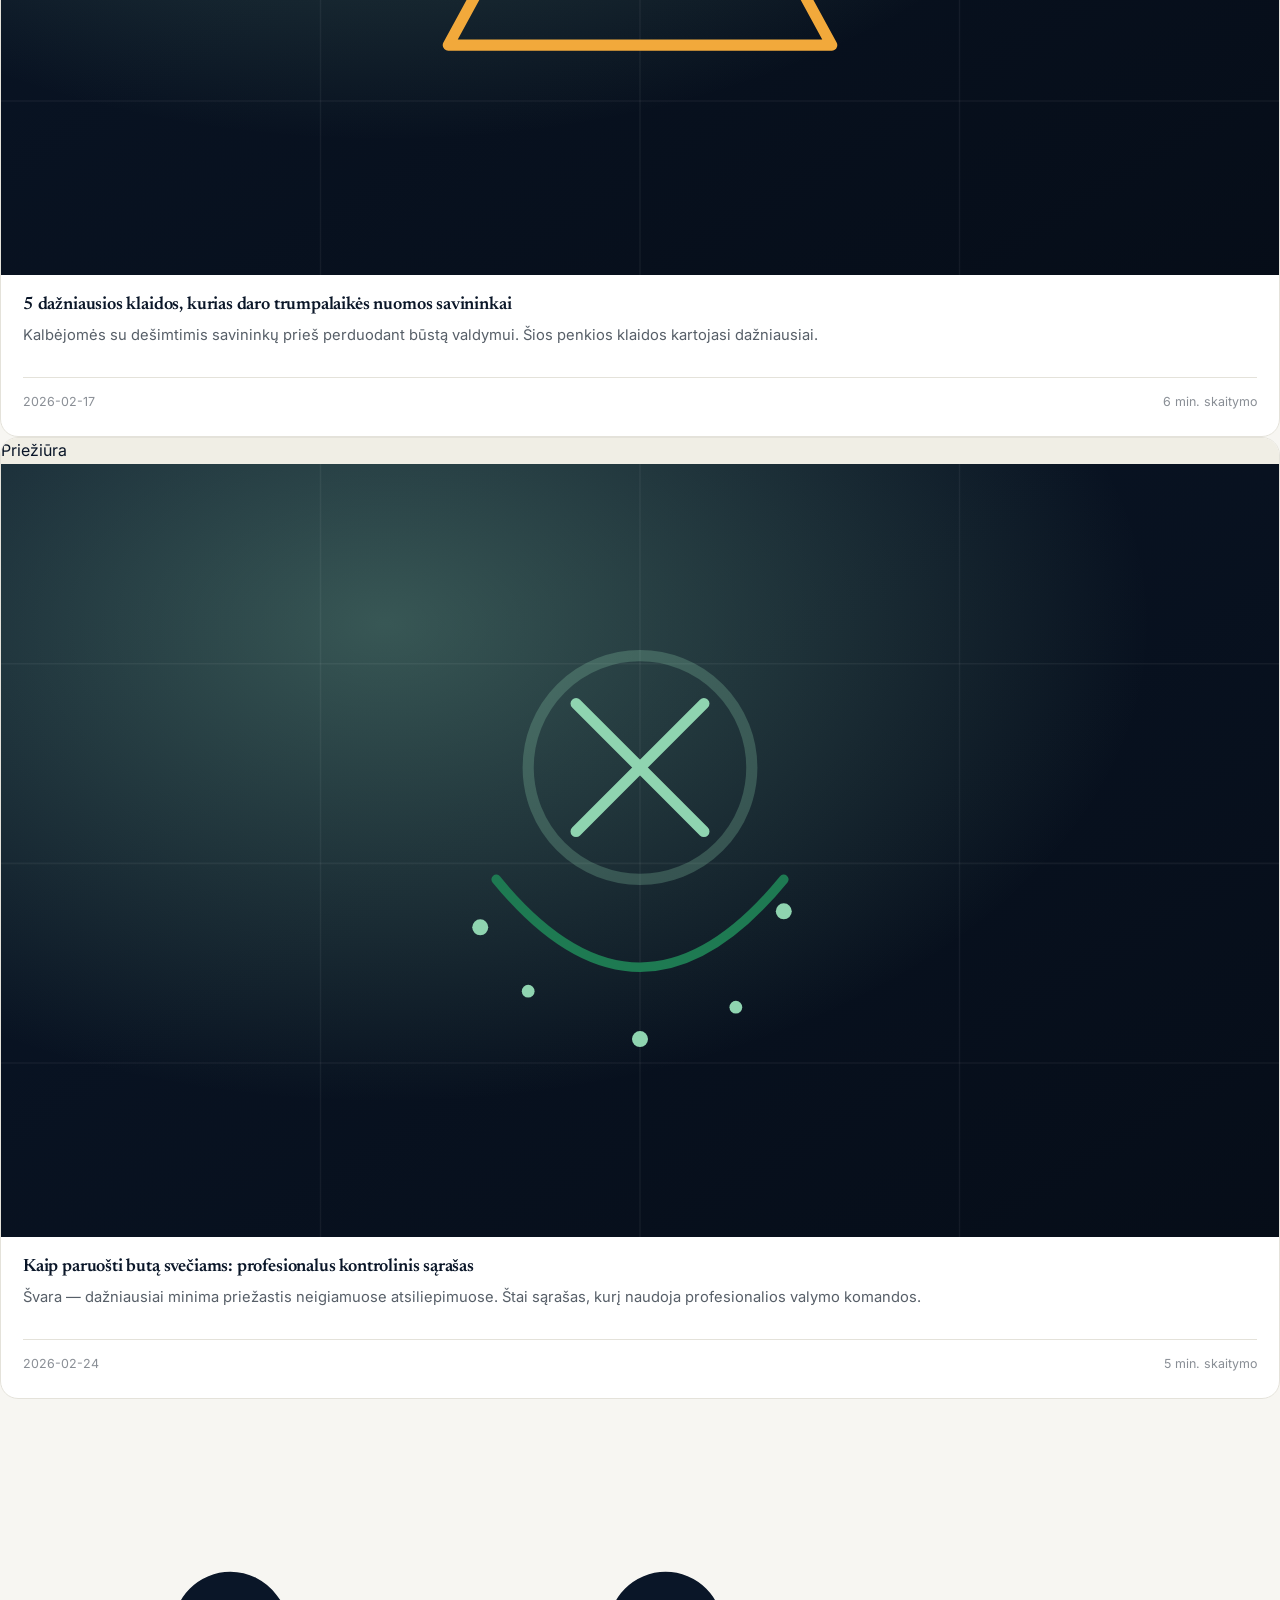
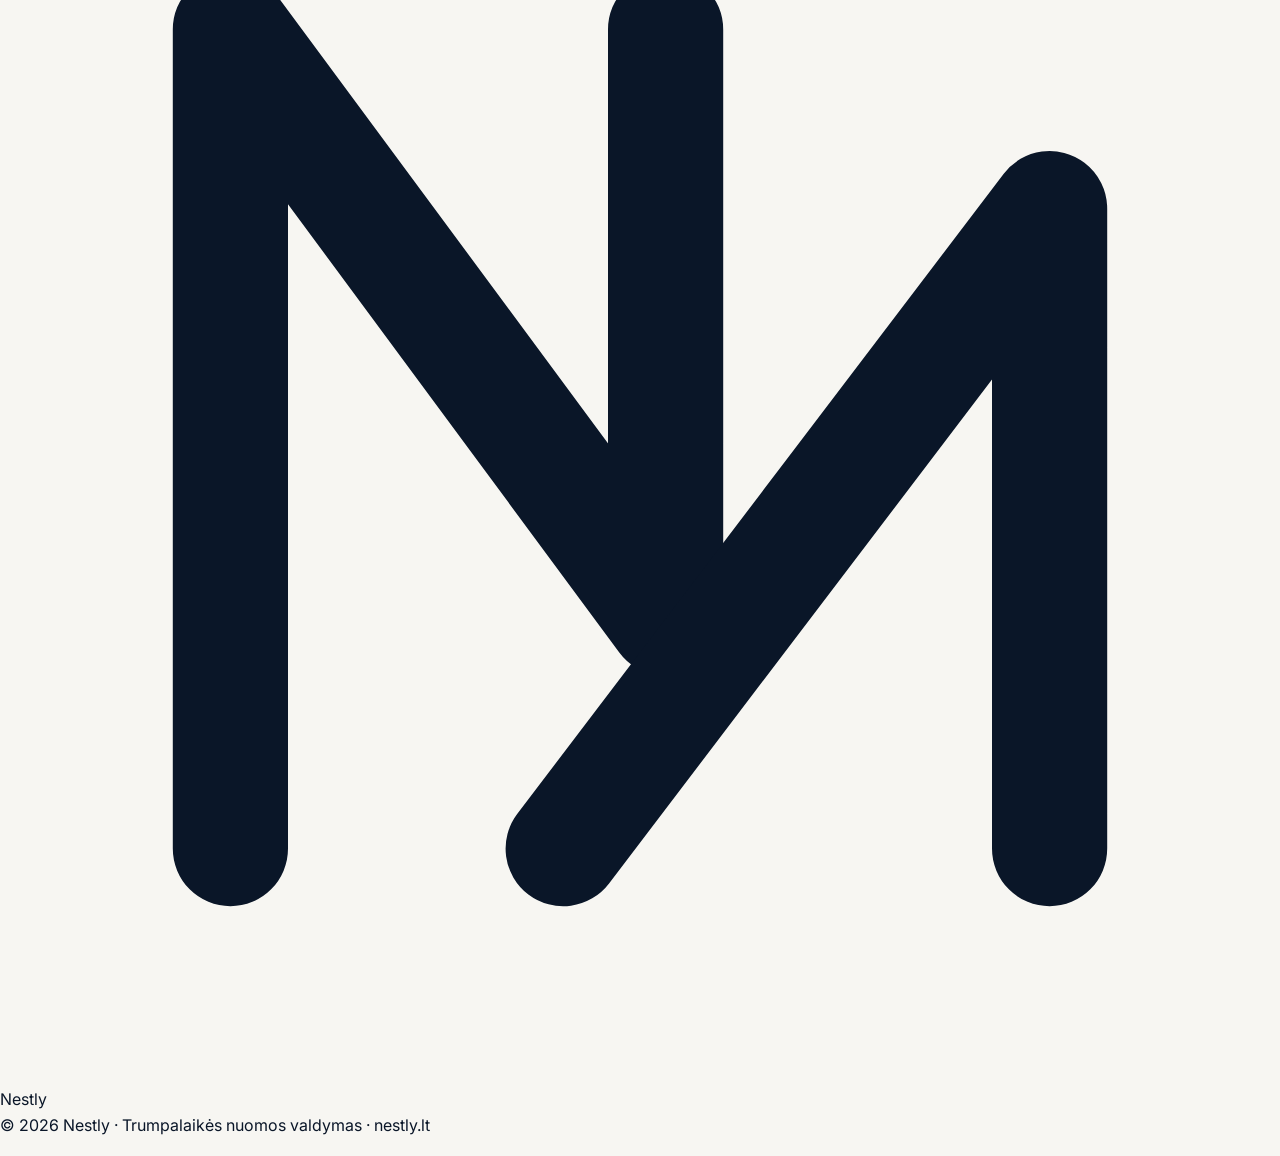
<file: kaip-padidinti-nuomos-pajamas.html>
<!DOCTYPE html>
<html lang="lt">
<head>
<meta charset="UTF-8">
<meta name="viewport" content="width=device-width, initial-scale=1.0">
<title>Kaip padidinti trumpalaikės nuomos pajamas Vilniuje 2026 | Nestly tinklaraštis</title>
<meta name="description" content="Praktinis gidas būstų savininkams: dinaminė kainodara, matomumas keliose platformose ir svečių patirtis, kurie realiai padidina trumpalaikės nuomos pajamas.">
<link rel="canonical" href="https://nestly.lt/blog/articles/">
<meta property="og:title" content="Kaip padidinti trumpalaikės nuomos pajamas Vilniuje 2026 | Nestly tinklaraštis">
<meta property="og:description" content="Praktinis gidas būstų savininkams: dinaminė kainodara, matomumas keliose platformose ir svečių patirtis, kurie realiai padidina trumpalaikės nuomos pajamas.">
<meta property="og:type" content="article">
<link rel="preconnect" href="https://fonts.googleapis.com"><link href="https://fonts.googleapis.com/css2?family=Newsreader:ital,opsz,wght@0,6..72,400;0,6..72,500;0,6..72,600;0,6..72,700;1,6..72,500&family=Inter:wght@400;500;600;700;800&family=JetBrains+Mono:wght@500;600&display=swap" rel="stylesheet">
<link rel="stylesheet" href="../assets/style.css">
<script type="application/ld+json">
{
  "@context": "https://schema.org",
  "@type": "BlogPosting",
  "headline": "Kaip padidinti trumpalaikės nuomos pajamas Vilniuje 2026",
  "description": "Praktinis gidas būstų savininkams: dinaminė kainodara, matomumas keliose platformose ir svečių patirtis, kurie realiai padidina trumpalaikės nuomos pajamas.",
  "datePublished": "2026-02-03",
  "author": {"@type": "Organization", "name": "Nestly"},
  "publisher": {"@type": "Organization", "name": "Nestly"}
}
</script>
</head>
<body>
<header id="siteHeader">
  <nav class="wrap">
    <a class="logo" href="../index.html"><svg viewBox="0 0 100 100" xmlns="http://www.w3.org/2000/svg"><polyline points="18,82 18,18 52,64 52,18" fill="none" stroke="currentColor" stroke-width="9" stroke-linejoin="round" stroke-linecap="round"/><polyline points="44,82 82,32 82,82" fill="none" stroke="currentColor" stroke-width="9" stroke-linejoin="round" stroke-linecap="round"/></svg>Nestly</a>
    <div class="nav-links">
      <a href="../index.html">Tinklaraštis</a>
      <a href="https://nestly.lt">nestly.lt</a>
    </div>
    <a class="btn btn-primary" href="https://nestly.lt">Pradėti nemokamai</a>
  </nav>
</header>

<section class="article-hero">
  <div class="wrap">
    <a class="back-link" href="../index.html">← Visi straipsniai</a>
    <div class="eyebrow">Pajamų optimizavimas</div>
    <h1>Kaip padidinti trumpalaikės nuomos pajamas Vilniuje 2026</h1>
    <div class="article-meta"><span>2026-02-03</span><span class="dot"></span><span>7 min. skaitymo</span></div>
  </div>
  <div class="hero-illustration"><svg viewBox="0 0 800 500" xmlns="http://www.w3.org/2000/svg" preserveAspectRatio="xMidYMid slice">
  <defs>
    <linearGradient id="bg" x1="0" y1="0" x2="1" y2="1">
      <stop offset="0%" stop-color="#0A1628"/><stop offset="100%" stop-color="#060D18"/>
    </linearGradient>
    <radialGradient id="glow" cx="30%" cy="20%" r="60%">
      <stop offset="0%" stop-color="#8FD4B0" stop-opacity="0.35"/>
      <stop offset="100%" stop-color="#8FD4B0" stop-opacity="0"/>
    </radialGradient>
  </defs>
  <rect width="800" height="500" fill="url(#bg)"/>
  <rect width="800" height="500" fill="url(#glow)"/>
  <g stroke="#ffffff" stroke-opacity="0.05">
    <line x1="0" y1="125" x2="800" y2="125"/><line x1="0" y1="250" x2="800" y2="250"/><line x1="0" y1="375" x2="800" y2="375"/>
    <line x1="200" y1="0" x2="200" y2="500"/><line x1="400" y1="0" x2="400" y2="500"/><line x1="600" y1="0" x2="600" y2="500"/>
  </g>
  <g transform="translate(400,250)">
    
<circle r="150" fill="none" stroke="#8FD4B0" stroke-opacity="0.15" stroke-width="2"/>
<polyline points="-140,60 -70,20 0,40 70,-40 140,-100" fill="none" stroke="#8FD4B0" stroke-width="7" stroke-linecap="round" stroke-linejoin="round"/>
<circle cx="140" cy="-100" r="10" fill="#8FD4B0"/>
<g fill="#1E7A52">
  <rect x="-150" y="70" width="26" height="50" rx="4"/>
  <rect x="-90" y="45" width="26" height="75" rx="4"/>
  <rect x="-30" y="60" width="26" height="60" rx="4"/>
  <rect x="30" y="10" width="26" height="110" rx="4"/>
  <rect x="90" y="-30" width="26" height="150" rx="4"/>
</g>

  </g>
</svg></div>
</section>

<div class="article-body">

      <p>Jei valdote trumpalaikės nuomos būstą Vilniuje, tikriausiai pastebėjote – vienais mėnesiais rezervacijos byra viena po kitos, kitais butas stovi tuščias net gerą savaitgalį. Dažniausiai tai ne atsitiktinumas, o <strong>kainodaros ir matomumo</strong> klausimas.</p>

      <h2>1. Kodėl fiksuota kaina jus žudo</h2>
      <p>Didžioji dalis savininkų nustato vieną kainą ir ją keičia gal kartą per sezoną. Paklausa keičiasi kiekvieną savaitę – dėl renginių mieste, švenčių ar oro sąlygų. Dinaminė kainodara, kai kaina koreguojama kasdien pagal realią rinkos situaciją, vidutiniškai padidina metines pajamas <strong>20–30%</strong>, nekeičiant paties būsto.</p>

      <h2>2. Vieno kanalo spąstai</h2>
      <p>Skelbti būstą tik Airbnb arba tik Booking.com reiškia atsisakyti didelės dalies potencialių svečių. Skirtingos platformos pritraukia skirtingą auditoriją – svarbiausia užtikrinti kalendorių ir kainų sinchronizavimą tarp jų.</p>

      <h2>3. Svečio patirtis, kuri leidžia kelti kainą</h2>
      <ul>
        <li>Greitas atsakymas į žinutes – per kelias minutes, ne valandas</li>
        <li>Skaitmeninis gidas su vietiniais patarimais, ne tik WiFi slaptažodžiu</li>
        <li>Savarankiškas įsiregistravimas be laukimo prie durų</li>
        <li>Nepriekaištinga švara – dažniausia priežastis, kodėl svečiai nerekomenduoja būsto</li>
      </ul>

      <blockquote>Būstai, kuriuos valdo profesionali komanda, vidutiniškai uždirba 27% daugiau nei tie, kuriuos savininkai administruoja patys.</blockquote>

      <h2>4. Ką daryti, jei tam neturite laiko</h2>
      <p>Kainodaros optimizavimas reikalauja kasdienio dėmesio, ne vienkartinio nustatymo. Būtent todėl vis daugiau savininkų Lietuvoje perduoda šią funkciją komandai, kuri stebi rinką kasdien.</p>
    
</div>

<div class="cta-box">
  <h3>Norite, kad jūsų būstas uždirbtų daugiau?</h3>
  <p>Nestly komanda perima svečių aptarnavimą, kainodarą ir priežiūrą — jūs tik matote pajamas augant.</p>
  <a class="btn btn-primary" href="https://nestly.lt">Sužinoti daugiau →</a>
</div>

<section class="related">
  <div class="wrap">
    <h2>Skaitykite taip pat</h2>
    <div class="blog-grid">
      <a class="card" href="airbnb-vs-booking-com.html">
  <div class="thumb"><span class="cat">Platformos</span><svg viewBox="0 0 800 500" xmlns="http://www.w3.org/2000/svg" preserveAspectRatio="xMidYMid slice">
  <defs>
    <linearGradient id="bg" x1="0" y1="0" x2="1" y2="1">
      <stop offset="0%" stop-color="#0A1628"/><stop offset="100%" stop-color="#060D18"/>
    </linearGradient>
    <radialGradient id="glow" cx="30%" cy="20%" r="60%">
      <stop offset="0%" stop-color="#8FD4B0" stop-opacity="0.35"/>
      <stop offset="100%" stop-color="#8FD4B0" stop-opacity="0"/>
    </radialGradient>
  </defs>
  <rect width="800" height="500" fill="url(#bg)"/>
  <rect width="800" height="500" fill="url(#glow)"/>
  <g stroke="#ffffff" stroke-opacity="0.05">
    <line x1="0" y1="125" x2="800" y2="125"/><line x1="0" y1="250" x2="800" y2="250"/><line x1="0" y1="375" x2="800" y2="375"/>
    <line x1="200" y1="0" x2="200" y2="500"/><line x1="400" y1="0" x2="400" y2="500"/><line x1="600" y1="0" x2="600" y2="500"/>
  </g>
  <g transform="translate(400,250)">
    
<circle cx="-110" cy="-10" r="95" fill="#E4633D" opacity="0.85"/>
<circle cx="110" cy="-10" r="95" fill="#2569C9" opacity="0.85"/>
<circle cx="0" cy="-10" r="42" fill="#0A1628" stroke="#8FD4B0" stroke-width="3"/>
<text x="0" y="0" text-anchor="middle" font-family="Georgia,serif" font-size="24" font-weight="700" fill="#8FD4B0">VS</text>
<text x="-110" y="0" text-anchor="middle" font-family="Georgia,serif" font-size="26" font-weight="700" fill="#fff">A</text>
<text x="110" y="0" text-anchor="middle" font-family="Georgia,serif" font-size="26" font-weight="700" fill="#fff">B</text>

  </g>
</svg></div>
  <div class="body">
    <h3>Airbnb ar Booking.com: kur skelbti savo butą 2026 metais?</h3>
    <p>Trumpas atsakymas — abiejose. Bet yra niuansų, kurie lems, iš kurios platformos gausite daugiau rezervacijų.</p>
    <div class="meta"><span>2026-02-10</span><span class="dot"></span><span>8 min. skaitymo</span></div>
  </div>
</a>
<a class="card" href="5-klaidos-savininkams.html">
  <div class="thumb"><span class="cat">Savininkams</span><svg viewBox="0 0 800 500" xmlns="http://www.w3.org/2000/svg" preserveAspectRatio="xMidYMid slice">
  <defs>
    <linearGradient id="bg" x1="0" y1="0" x2="1" y2="1">
      <stop offset="0%" stop-color="#0A1628"/><stop offset="100%" stop-color="#060D18"/>
    </linearGradient>
    <radialGradient id="glow" cx="30%" cy="20%" r="60%">
      <stop offset="0%" stop-color="#8FD4B0" stop-opacity="0.35"/>
      <stop offset="100%" stop-color="#8FD4B0" stop-opacity="0"/>
    </radialGradient>
  </defs>
  <rect width="800" height="500" fill="url(#bg)"/>
  <rect width="800" height="500" fill="url(#glow)"/>
  <g stroke="#ffffff" stroke-opacity="0.05">
    <line x1="0" y1="125" x2="800" y2="125"/><line x1="0" y1="250" x2="800" y2="250"/><line x1="0" y1="375" x2="800" y2="375"/>
    <line x1="200" y1="0" x2="200" y2="500"/><line x1="400" y1="0" x2="400" y2="500"/><line x1="600" y1="0" x2="600" y2="500"/>
  </g>
  <g transform="translate(400,250)">
    
<g fill="none" stroke="#F2A93B" stroke-width="7" stroke-linecap="round" stroke-linejoin="round">
  <path d="M0,-130 L120,90 L-120,90 Z"/>
  <line x1="0" y1="-50" x2="0" y2="20"/>
  <circle cx="0" cy="55" r="4" fill="#F2A93B" stroke="none"/>
</g>

  </g>
</svg></div>
  <div class="body">
    <h3>5 dažniausios klaidos, kurias daro trumpalaikės nuomos savininkai</h3>
    <p>Kalbėjomės su dešimtimis savininkų prieš perduodant būstą valdymui. Šios penkios klaidos kartojasi dažniausiai.</p>
    <div class="meta"><span>2026-02-17</span><span class="dot"></span><span>6 min. skaitymo</span></div>
  </div>
</a>
<a class="card" href="kaip-paruosti-buta-sveciams.html">
  <div class="thumb"><span class="cat">Priežiūra</span><svg viewBox="0 0 800 500" xmlns="http://www.w3.org/2000/svg" preserveAspectRatio="xMidYMid slice">
  <defs>
    <linearGradient id="bg" x1="0" y1="0" x2="1" y2="1">
      <stop offset="0%" stop-color="#0A1628"/><stop offset="100%" stop-color="#060D18"/>
    </linearGradient>
    <radialGradient id="glow" cx="30%" cy="20%" r="60%">
      <stop offset="0%" stop-color="#8FD4B0" stop-opacity="0.35"/>
      <stop offset="100%" stop-color="#8FD4B0" stop-opacity="0"/>
    </radialGradient>
  </defs>
  <rect width="800" height="500" fill="url(#bg)"/>
  <rect width="800" height="500" fill="url(#glow)"/>
  <g stroke="#ffffff" stroke-opacity="0.05">
    <line x1="0" y1="125" x2="800" y2="125"/><line x1="0" y1="250" x2="800" y2="250"/><line x1="0" y1="375" x2="800" y2="375"/>
    <line x1="200" y1="0" x2="200" y2="500"/><line x1="400" y1="0" x2="400" y2="500"/><line x1="600" y1="0" x2="600" y2="500"/>
  </g>
  <g transform="translate(400,250)">
    
<g stroke="#8FD4B0" stroke-width="7" stroke-linecap="round" fill="none">
  <path d="M-40,-100 L40,-20" />
  <path d="M40,-100 L-40,-20" />
  <circle cx="0" cy="-60" r="70" stroke-opacity="0.25"/>
</g>
<g fill="#8FD4B0">
  <circle cx="-100" cy="40" r="5"/><circle cx="-70" cy="80" r="4"/>
  <circle cx="90" cy="30" r="5"/><circle cx="60" cy="90" r="4"/>
  <circle cx="0" cy="110" r="5"/>
</g>
<path d="M-90,10 Q0,120 90,10" stroke="#1E7A52" stroke-width="6" fill="none" stroke-linecap="round"/>

  </g>
</svg></div>
  <div class="body">
    <h3>Kaip paruošti butą svečiams: profesionalus kontrolinis sąrašas</h3>
    <p>Švara — dažniausiai minima priežastis neigiamuose atsiliepimuose. Štai sąrašas, kurį naudoja profesionalios valymo komandos.</p>
    <div class="meta"><span>2026-02-24</span><span class="dot"></span><span>5 min. skaitymo</span></div>
  </div>
</a>
    </div>
  </div>
</section>

<footer>
  <div class="wrap">
    <a class="flogo" href="../index.html"><svg viewBox="0 0 100 100" xmlns="http://www.w3.org/2000/svg"><polyline points="18,82 18,18 52,64 52,18" fill="none" stroke="currentColor" stroke-width="9" stroke-linejoin="round" stroke-linecap="round"/><polyline points="44,82 82,32 82,82" fill="none" stroke="currentColor" stroke-width="9" stroke-linejoin="round" stroke-linecap="round"/></svg>Nestly</a>
    <p>© 2026 Nestly · Trumpalaikės nuomos valdymas · <a href="https://nestly.lt">nestly.lt</a></p>
  </div>
</footer>
<script src="../assets/script.js"></script>
</body>
</html>
</file>
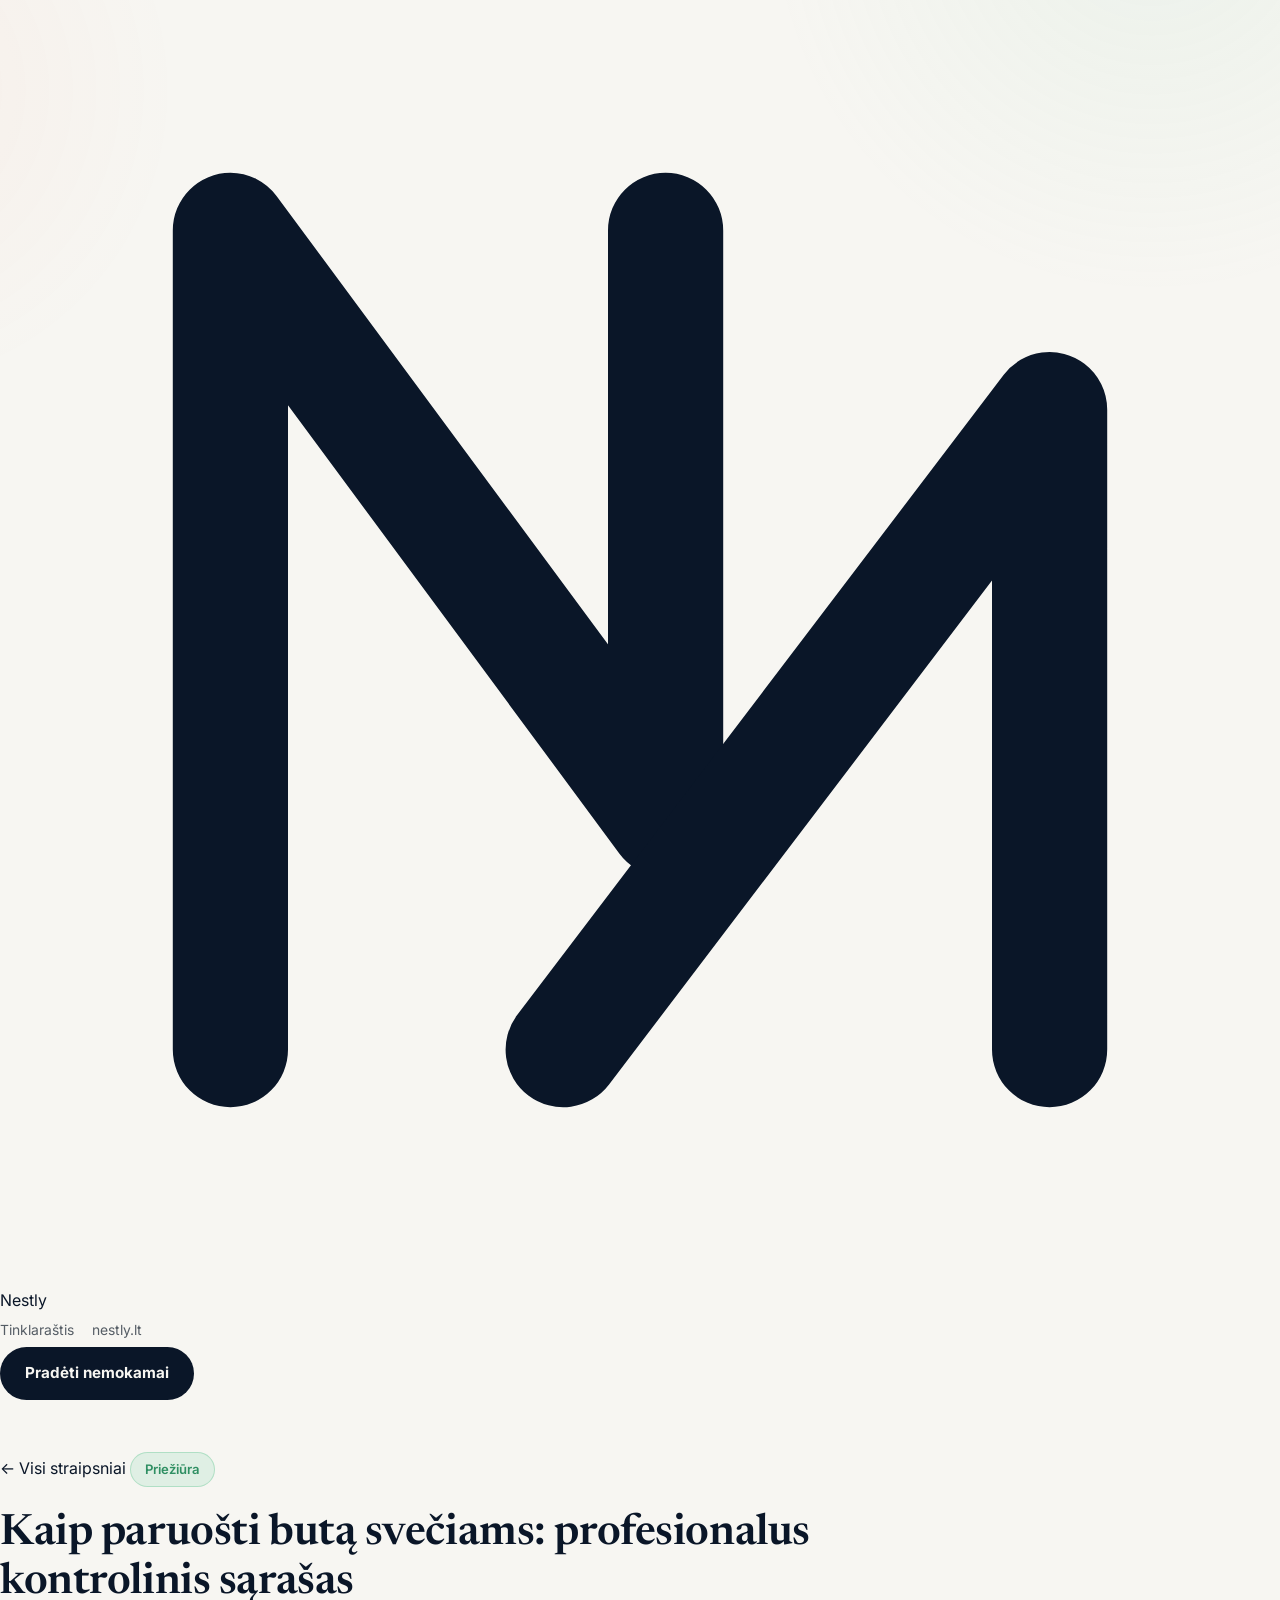
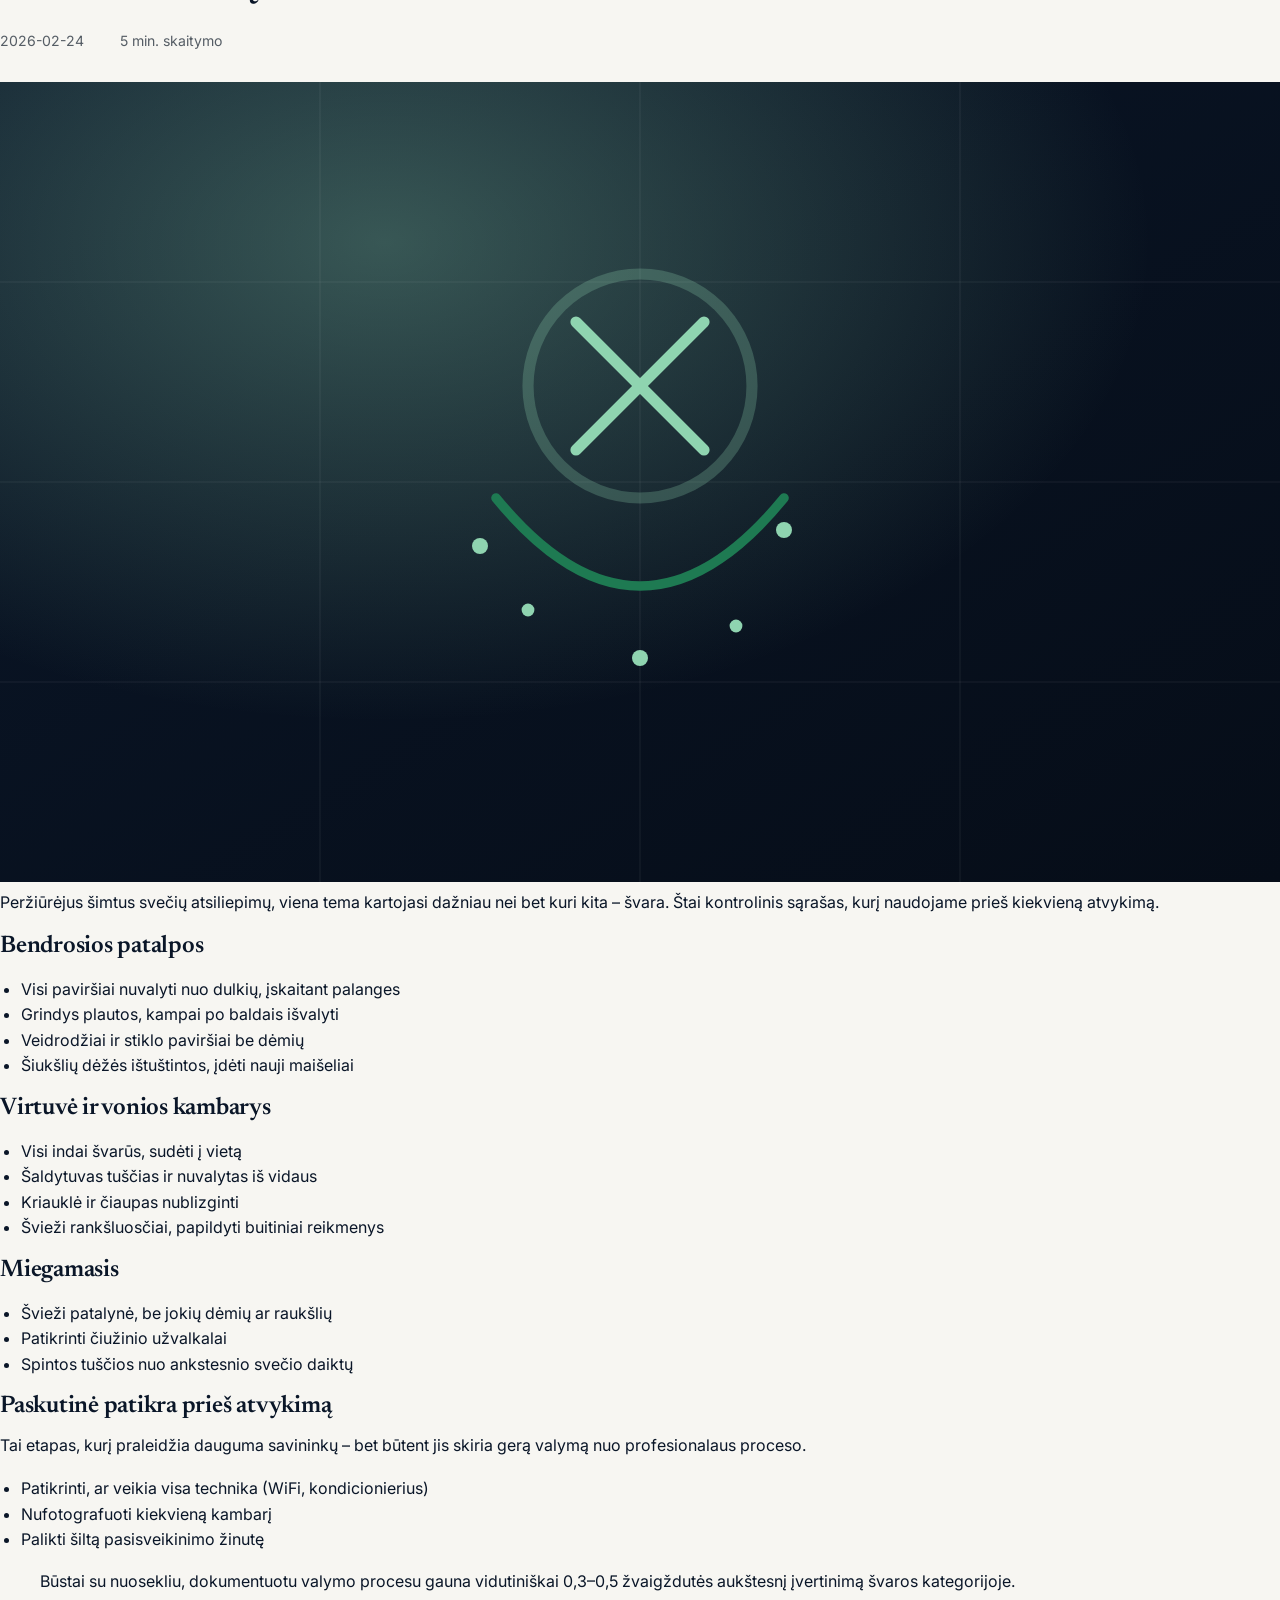
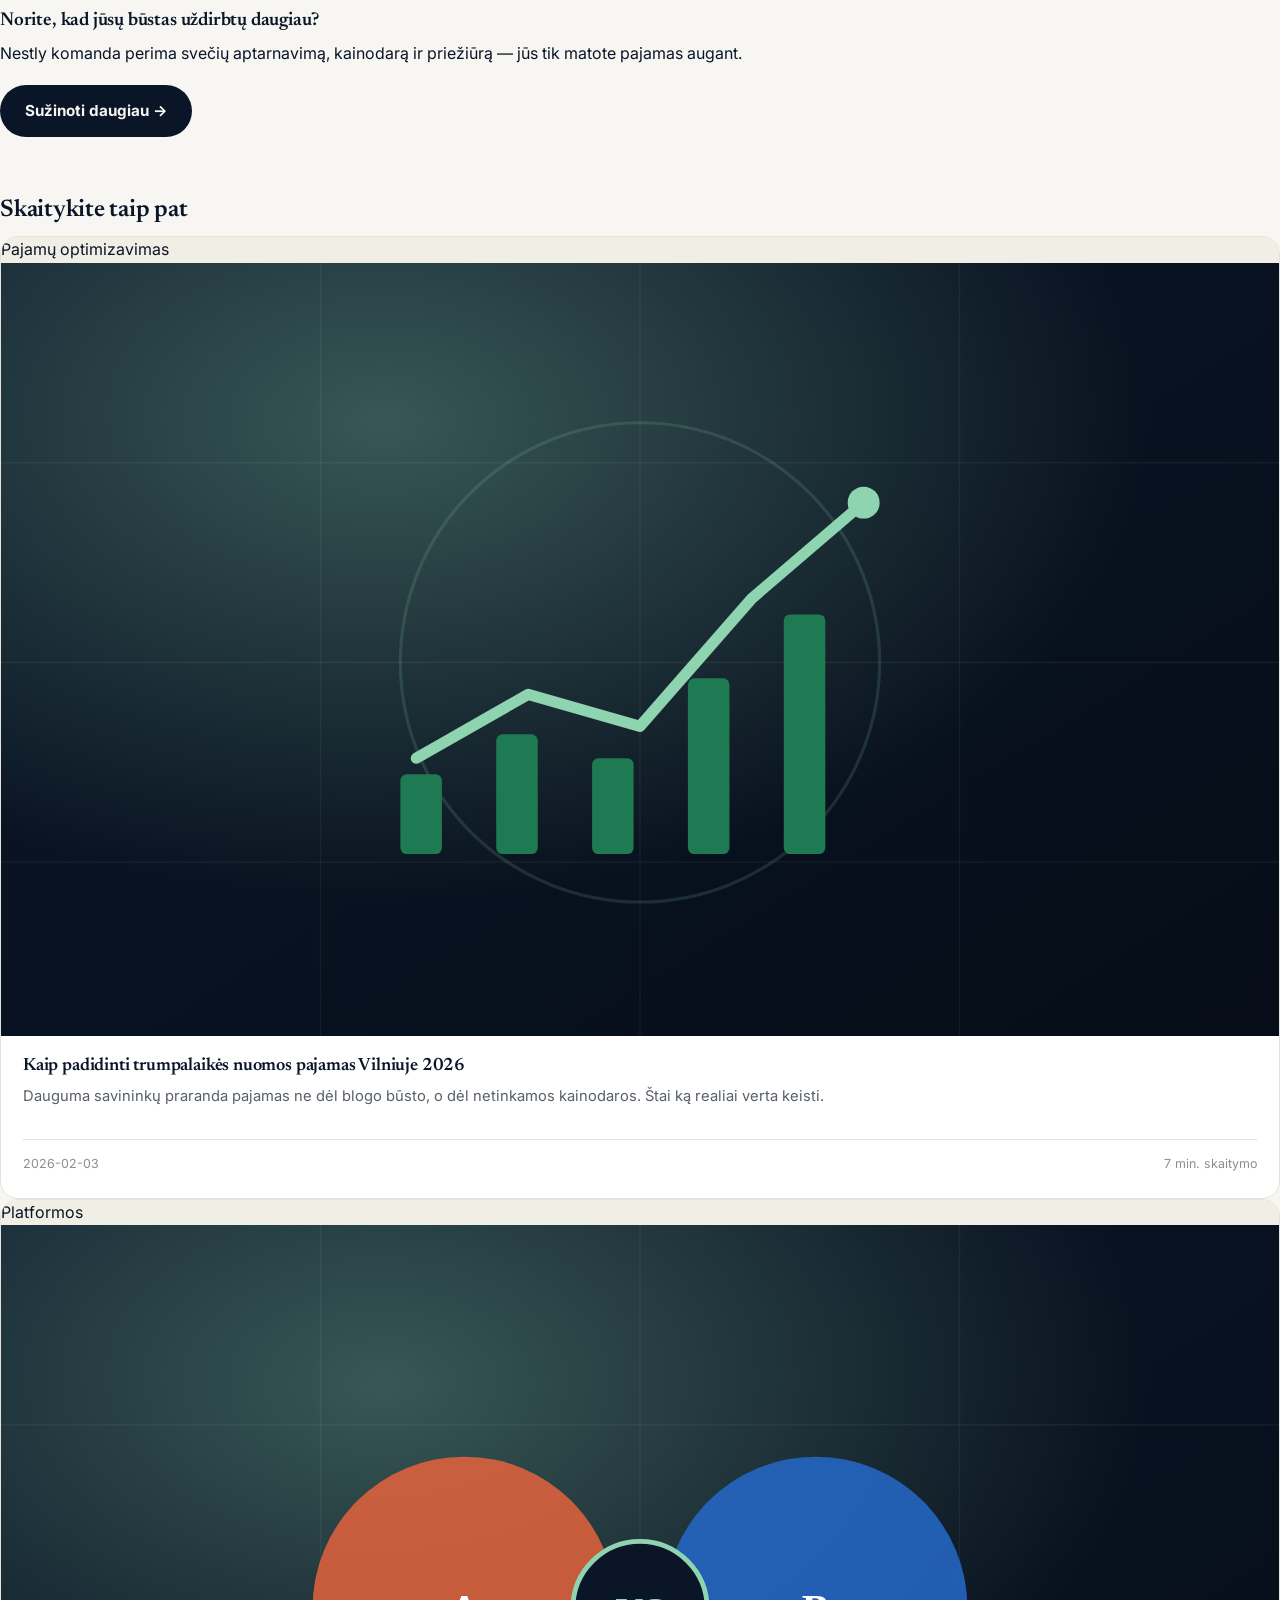
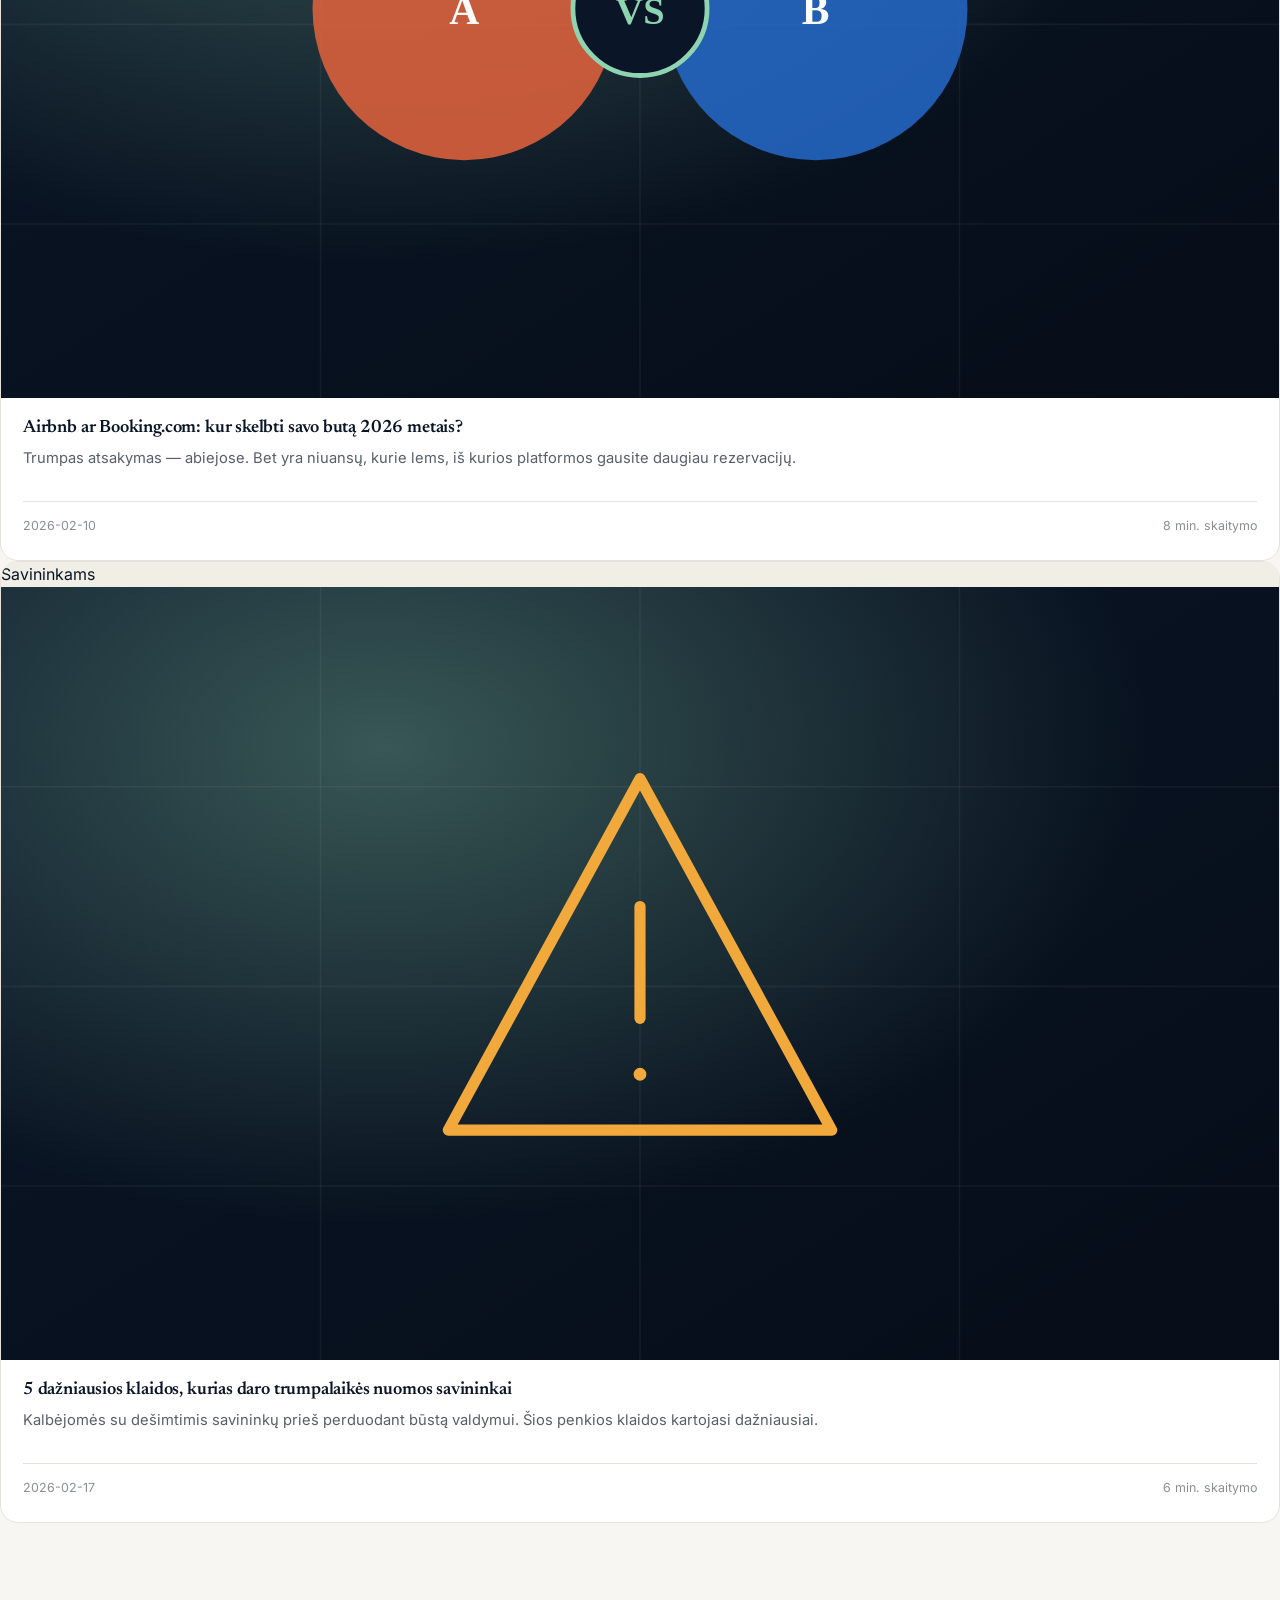
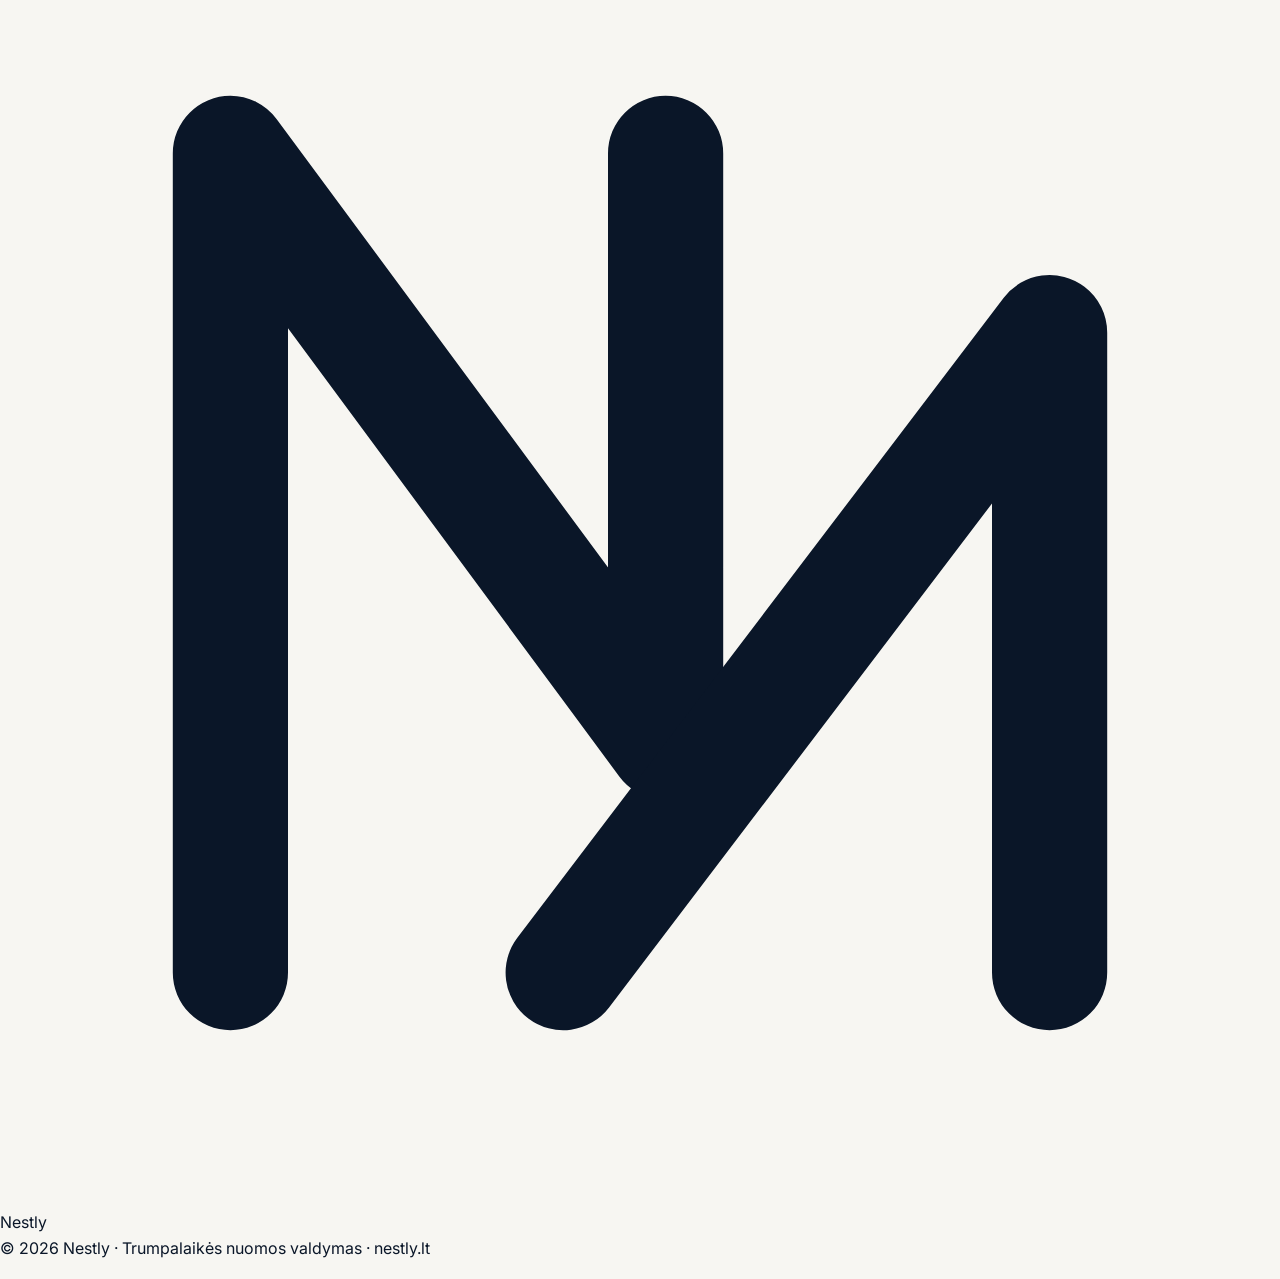
<file: kaip-paruosti-buta-sveciams.html>
<!DOCTYPE html>
<html lang="lt">
<head>
<meta charset="UTF-8">
<meta name="viewport" content="width=device-width, initial-scale=1.0">
<title>Kaip paruošti butą svečiams: profesionalus kontrolinis sąrašas | Nestly tinklaraštis</title>
<meta name="description" content="Pilnas kontrolinis sąrašas buto paruošimui prieš kiekvieną svečią — nuo valymo iki paskutinės patikros, kad įvertinimai visada būtų 5 žvaigždučių.">
<link rel="canonical" href="https://nestly.lt/blog/articles/">
<meta property="og:title" content="Kaip paruošti butą svečiams: profesionalus kontrolinis sąrašas | Nestly tinklaraštis">
<meta property="og:description" content="Pilnas kontrolinis sąrašas buto paruošimui prieš kiekvieną svečią — nuo valymo iki paskutinės patikros, kad įvertinimai visada būtų 5 žvaigždučių.">
<meta property="og:type" content="article">
<link rel="preconnect" href="https://fonts.googleapis.com"><link href="https://fonts.googleapis.com/css2?family=Newsreader:ital,opsz,wght@0,6..72,400;0,6..72,500;0,6..72,600;0,6..72,700;1,6..72,500&family=Inter:wght@400;500;600;700;800&family=JetBrains+Mono:wght@500;600&display=swap" rel="stylesheet">
<link rel="stylesheet" href="../assets/style.css">
<script type="application/ld+json">
{
  "@context": "https://schema.org",
  "@type": "BlogPosting",
  "headline": "Kaip paruošti butą svečiams: profesionalus kontrolinis sąrašas",
  "description": "Pilnas kontrolinis sąrašas buto paruošimui prieš kiekvieną svečią — nuo valymo iki paskutinės patikros, kad įvertinimai visada būtų 5 žvaigždučių.",
  "datePublished": "2026-02-24",
  "author": {"@type": "Organization", "name": "Nestly"},
  "publisher": {"@type": "Organization", "name": "Nestly"}
}
</script>
</head>
<body>
<header id="siteHeader">
  <nav class="wrap">
    <a class="logo" href="../index.html"><svg viewBox="0 0 100 100" xmlns="http://www.w3.org/2000/svg"><polyline points="18,82 18,18 52,64 52,18" fill="none" stroke="currentColor" stroke-width="9" stroke-linejoin="round" stroke-linecap="round"/><polyline points="44,82 82,32 82,82" fill="none" stroke="currentColor" stroke-width="9" stroke-linejoin="round" stroke-linecap="round"/></svg>Nestly</a>
    <div class="nav-links">
      <a href="../index.html">Tinklaraštis</a>
      <a href="https://nestly.lt">nestly.lt</a>
    </div>
    <a class="btn btn-primary" href="https://nestly.lt">Pradėti nemokamai</a>
  </nav>
</header>

<section class="article-hero">
  <div class="wrap">
    <a class="back-link" href="../index.html">← Visi straipsniai</a>
    <div class="eyebrow">Priežiūra</div>
    <h1>Kaip paruošti butą svečiams: profesionalus kontrolinis sąrašas</h1>
    <div class="article-meta"><span>2026-02-24</span><span class="dot"></span><span>5 min. skaitymo</span></div>
  </div>
  <div class="hero-illustration"><svg viewBox="0 0 800 500" xmlns="http://www.w3.org/2000/svg" preserveAspectRatio="xMidYMid slice">
  <defs>
    <linearGradient id="bg" x1="0" y1="0" x2="1" y2="1">
      <stop offset="0%" stop-color="#0A1628"/><stop offset="100%" stop-color="#060D18"/>
    </linearGradient>
    <radialGradient id="glow" cx="30%" cy="20%" r="60%">
      <stop offset="0%" stop-color="#8FD4B0" stop-opacity="0.35"/>
      <stop offset="100%" stop-color="#8FD4B0" stop-opacity="0"/>
    </radialGradient>
  </defs>
  <rect width="800" height="500" fill="url(#bg)"/>
  <rect width="800" height="500" fill="url(#glow)"/>
  <g stroke="#ffffff" stroke-opacity="0.05">
    <line x1="0" y1="125" x2="800" y2="125"/><line x1="0" y1="250" x2="800" y2="250"/><line x1="0" y1="375" x2="800" y2="375"/>
    <line x1="200" y1="0" x2="200" y2="500"/><line x1="400" y1="0" x2="400" y2="500"/><line x1="600" y1="0" x2="600" y2="500"/>
  </g>
  <g transform="translate(400,250)">
    
<g stroke="#8FD4B0" stroke-width="7" stroke-linecap="round" fill="none">
  <path d="M-40,-100 L40,-20" />
  <path d="M40,-100 L-40,-20" />
  <circle cx="0" cy="-60" r="70" stroke-opacity="0.25"/>
</g>
<g fill="#8FD4B0">
  <circle cx="-100" cy="40" r="5"/><circle cx="-70" cy="80" r="4"/>
  <circle cx="90" cy="30" r="5"/><circle cx="60" cy="90" r="4"/>
  <circle cx="0" cy="110" r="5"/>
</g>
<path d="M-90,10 Q0,120 90,10" stroke="#1E7A52" stroke-width="6" fill="none" stroke-linecap="round"/>

  </g>
</svg></div>
</section>

<div class="article-body">

      <p>Peržiūrėjus šimtus svečių atsiliepimų, viena tema kartojasi dažniau nei bet kuri kita – švara. Štai kontrolinis sąrašas, kurį naudojame prieš kiekvieną atvykimą.</p>

      <h2>Bendrosios patalpos</h2>
      <ul>
        <li>Visi paviršiai nuvalyti nuo dulkių, įskaitant palanges</li>
        <li>Grindys plautos, kampai po baldais išvalyti</li>
        <li>Veidrodžiai ir stiklo paviršiai be dėmių</li>
        <li>Šiukšlių dėžės ištuštintos, įdėti nauji maišeliai</li>
      </ul>

      <h2>Virtuvė ir vonios kambarys</h2>
      <ul>
        <li>Visi indai švarūs, sudėti į vietą</li>
        <li>Šaldytuvas tuščias ir nuvalytas iš vidaus</li>
        <li>Kriauklė ir čiaupas nublizginti</li>
        <li>Švieži rankšluosčiai, papildyti buitiniai reikmenys</li>
      </ul>

      <h2>Miegamasis</h2>
      <ul>
        <li>Švieži patalynė, be jokių dėmių ar raukšlių</li>
        <li>Patikrinti čiužinio užvalkalai</li>
        <li>Spintos tuščios nuo ankstesnio svečio daiktų</li>
      </ul>

      <h2>Paskutinė patikra prieš atvykimą</h2>
      <p>Tai etapas, kurį praleidžia dauguma savininkų – bet būtent jis skiria gerą valymą nuo profesionalaus proceso.</p>
      <ul>
        <li>Patikrinti, ar veikia visa technika (WiFi, kondicionierius)</li>
        <li>Nufotografuoti kiekvieną kambarį</li>
        <li>Palikti šiltą pasisveikinimo žinutę</li>
      </ul>

      <blockquote>Būstai su nuosekliu, dokumentuotu valymo procesu gauna vidutiniškai 0,3–0,5 žvaigždutės aukštesnį įvertinimą švaros kategorijoje.</blockquote>
    
</div>

<div class="cta-box">
  <h3>Norite, kad jūsų būstas uždirbtų daugiau?</h3>
  <p>Nestly komanda perima svečių aptarnavimą, kainodarą ir priežiūrą — jūs tik matote pajamas augant.</p>
  <a class="btn btn-primary" href="https://nestly.lt">Sužinoti daugiau →</a>
</div>

<section class="related">
  <div class="wrap">
    <h2>Skaitykite taip pat</h2>
    <div class="blog-grid">
      <a class="card" href="kaip-padidinti-nuomos-pajamas.html">
  <div class="thumb"><span class="cat">Pajamų optimizavimas</span><svg viewBox="0 0 800 500" xmlns="http://www.w3.org/2000/svg" preserveAspectRatio="xMidYMid slice">
  <defs>
    <linearGradient id="bg" x1="0" y1="0" x2="1" y2="1">
      <stop offset="0%" stop-color="#0A1628"/><stop offset="100%" stop-color="#060D18"/>
    </linearGradient>
    <radialGradient id="glow" cx="30%" cy="20%" r="60%">
      <stop offset="0%" stop-color="#8FD4B0" stop-opacity="0.35"/>
      <stop offset="100%" stop-color="#8FD4B0" stop-opacity="0"/>
    </radialGradient>
  </defs>
  <rect width="800" height="500" fill="url(#bg)"/>
  <rect width="800" height="500" fill="url(#glow)"/>
  <g stroke="#ffffff" stroke-opacity="0.05">
    <line x1="0" y1="125" x2="800" y2="125"/><line x1="0" y1="250" x2="800" y2="250"/><line x1="0" y1="375" x2="800" y2="375"/>
    <line x1="200" y1="0" x2="200" y2="500"/><line x1="400" y1="0" x2="400" y2="500"/><line x1="600" y1="0" x2="600" y2="500"/>
  </g>
  <g transform="translate(400,250)">
    
<circle r="150" fill="none" stroke="#8FD4B0" stroke-opacity="0.15" stroke-width="2"/>
<polyline points="-140,60 -70,20 0,40 70,-40 140,-100" fill="none" stroke="#8FD4B0" stroke-width="7" stroke-linecap="round" stroke-linejoin="round"/>
<circle cx="140" cy="-100" r="10" fill="#8FD4B0"/>
<g fill="#1E7A52">
  <rect x="-150" y="70" width="26" height="50" rx="4"/>
  <rect x="-90" y="45" width="26" height="75" rx="4"/>
  <rect x="-30" y="60" width="26" height="60" rx="4"/>
  <rect x="30" y="10" width="26" height="110" rx="4"/>
  <rect x="90" y="-30" width="26" height="150" rx="4"/>
</g>

  </g>
</svg></div>
  <div class="body">
    <h3>Kaip padidinti trumpalaikės nuomos pajamas Vilniuje 2026</h3>
    <p>Dauguma savininkų praranda pajamas ne dėl blogo būsto, o dėl netinkamos kainodaros. Štai ką realiai verta keisti.</p>
    <div class="meta"><span>2026-02-03</span><span class="dot"></span><span>7 min. skaitymo</span></div>
  </div>
</a>
<a class="card" href="airbnb-vs-booking-com.html">
  <div class="thumb"><span class="cat">Platformos</span><svg viewBox="0 0 800 500" xmlns="http://www.w3.org/2000/svg" preserveAspectRatio="xMidYMid slice">
  <defs>
    <linearGradient id="bg" x1="0" y1="0" x2="1" y2="1">
      <stop offset="0%" stop-color="#0A1628"/><stop offset="100%" stop-color="#060D18"/>
    </linearGradient>
    <radialGradient id="glow" cx="30%" cy="20%" r="60%">
      <stop offset="0%" stop-color="#8FD4B0" stop-opacity="0.35"/>
      <stop offset="100%" stop-color="#8FD4B0" stop-opacity="0"/>
    </radialGradient>
  </defs>
  <rect width="800" height="500" fill="url(#bg)"/>
  <rect width="800" height="500" fill="url(#glow)"/>
  <g stroke="#ffffff" stroke-opacity="0.05">
    <line x1="0" y1="125" x2="800" y2="125"/><line x1="0" y1="250" x2="800" y2="250"/><line x1="0" y1="375" x2="800" y2="375"/>
    <line x1="200" y1="0" x2="200" y2="500"/><line x1="400" y1="0" x2="400" y2="500"/><line x1="600" y1="0" x2="600" y2="500"/>
  </g>
  <g transform="translate(400,250)">
    
<circle cx="-110" cy="-10" r="95" fill="#E4633D" opacity="0.85"/>
<circle cx="110" cy="-10" r="95" fill="#2569C9" opacity="0.85"/>
<circle cx="0" cy="-10" r="42" fill="#0A1628" stroke="#8FD4B0" stroke-width="3"/>
<text x="0" y="0" text-anchor="middle" font-family="Georgia,serif" font-size="24" font-weight="700" fill="#8FD4B0">VS</text>
<text x="-110" y="0" text-anchor="middle" font-family="Georgia,serif" font-size="26" font-weight="700" fill="#fff">A</text>
<text x="110" y="0" text-anchor="middle" font-family="Georgia,serif" font-size="26" font-weight="700" fill="#fff">B</text>

  </g>
</svg></div>
  <div class="body">
    <h3>Airbnb ar Booking.com: kur skelbti savo butą 2026 metais?</h3>
    <p>Trumpas atsakymas — abiejose. Bet yra niuansų, kurie lems, iš kurios platformos gausite daugiau rezervacijų.</p>
    <div class="meta"><span>2026-02-10</span><span class="dot"></span><span>8 min. skaitymo</span></div>
  </div>
</a>
<a class="card" href="5-klaidos-savininkams.html">
  <div class="thumb"><span class="cat">Savininkams</span><svg viewBox="0 0 800 500" xmlns="http://www.w3.org/2000/svg" preserveAspectRatio="xMidYMid slice">
  <defs>
    <linearGradient id="bg" x1="0" y1="0" x2="1" y2="1">
      <stop offset="0%" stop-color="#0A1628"/><stop offset="100%" stop-color="#060D18"/>
    </linearGradient>
    <radialGradient id="glow" cx="30%" cy="20%" r="60%">
      <stop offset="0%" stop-color="#8FD4B0" stop-opacity="0.35"/>
      <stop offset="100%" stop-color="#8FD4B0" stop-opacity="0"/>
    </radialGradient>
  </defs>
  <rect width="800" height="500" fill="url(#bg)"/>
  <rect width="800" height="500" fill="url(#glow)"/>
  <g stroke="#ffffff" stroke-opacity="0.05">
    <line x1="0" y1="125" x2="800" y2="125"/><line x1="0" y1="250" x2="800" y2="250"/><line x1="0" y1="375" x2="800" y2="375"/>
    <line x1="200" y1="0" x2="200" y2="500"/><line x1="400" y1="0" x2="400" y2="500"/><line x1="600" y1="0" x2="600" y2="500"/>
  </g>
  <g transform="translate(400,250)">
    
<g fill="none" stroke="#F2A93B" stroke-width="7" stroke-linecap="round" stroke-linejoin="round">
  <path d="M0,-130 L120,90 L-120,90 Z"/>
  <line x1="0" y1="-50" x2="0" y2="20"/>
  <circle cx="0" cy="55" r="4" fill="#F2A93B" stroke="none"/>
</g>

  </g>
</svg></div>
  <div class="body">
    <h3>5 dažniausios klaidos, kurias daro trumpalaikės nuomos savininkai</h3>
    <p>Kalbėjomės su dešimtimis savininkų prieš perduodant būstą valdymui. Šios penkios klaidos kartojasi dažniausiai.</p>
    <div class="meta"><span>2026-02-17</span><span class="dot"></span><span>6 min. skaitymo</span></div>
  </div>
</a>
    </div>
  </div>
</section>

<footer>
  <div class="wrap">
    <a class="flogo" href="../index.html"><svg viewBox="0 0 100 100" xmlns="http://www.w3.org/2000/svg"><polyline points="18,82 18,18 52,64 52,18" fill="none" stroke="currentColor" stroke-width="9" stroke-linejoin="round" stroke-linecap="round"/><polyline points="44,82 82,32 82,82" fill="none" stroke="currentColor" stroke-width="9" stroke-linejoin="round" stroke-linecap="round"/></svg>Nestly</a>
    <p>© 2026 Nestly · Trumpalaikės nuomos valdymas · <a href="https://nestly.lt">nestly.lt</a></p>
  </div>
</footer>
<script src="../assets/script.js"></script>
</body>
</html>
</file>
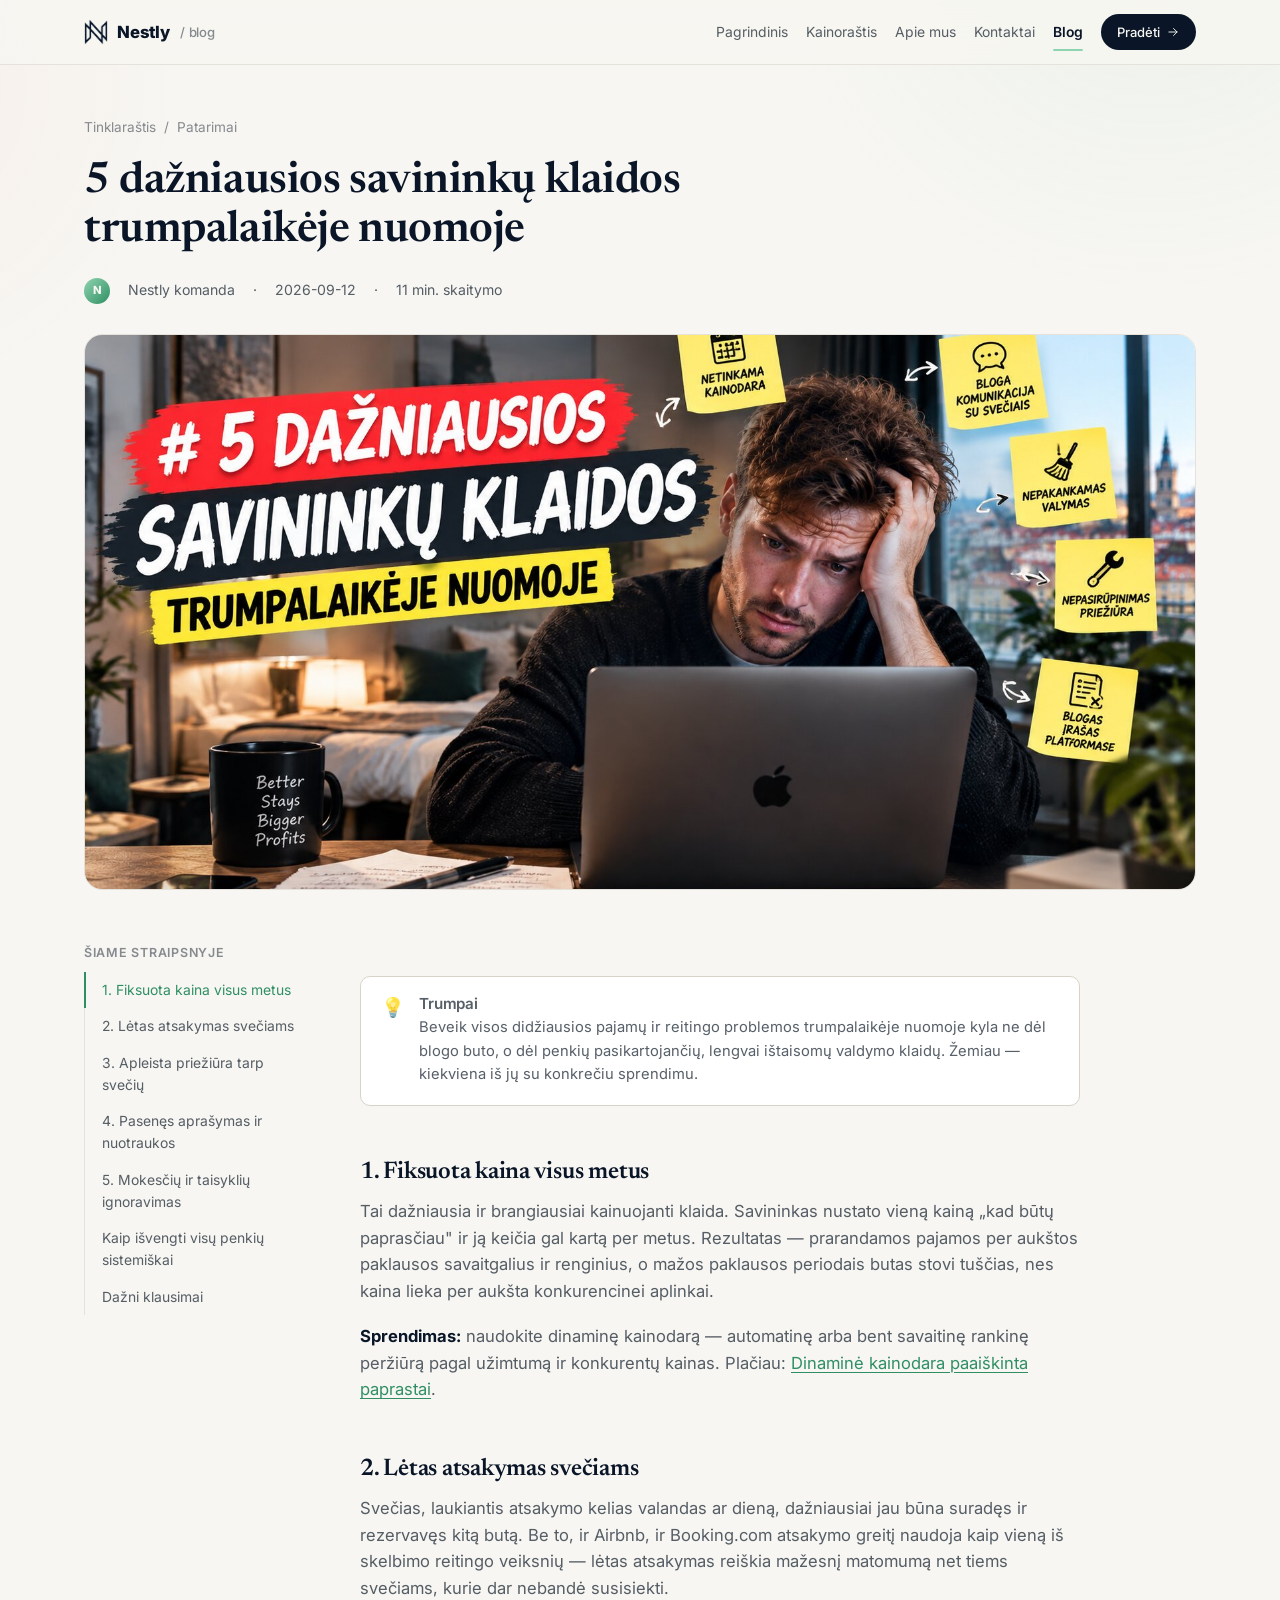
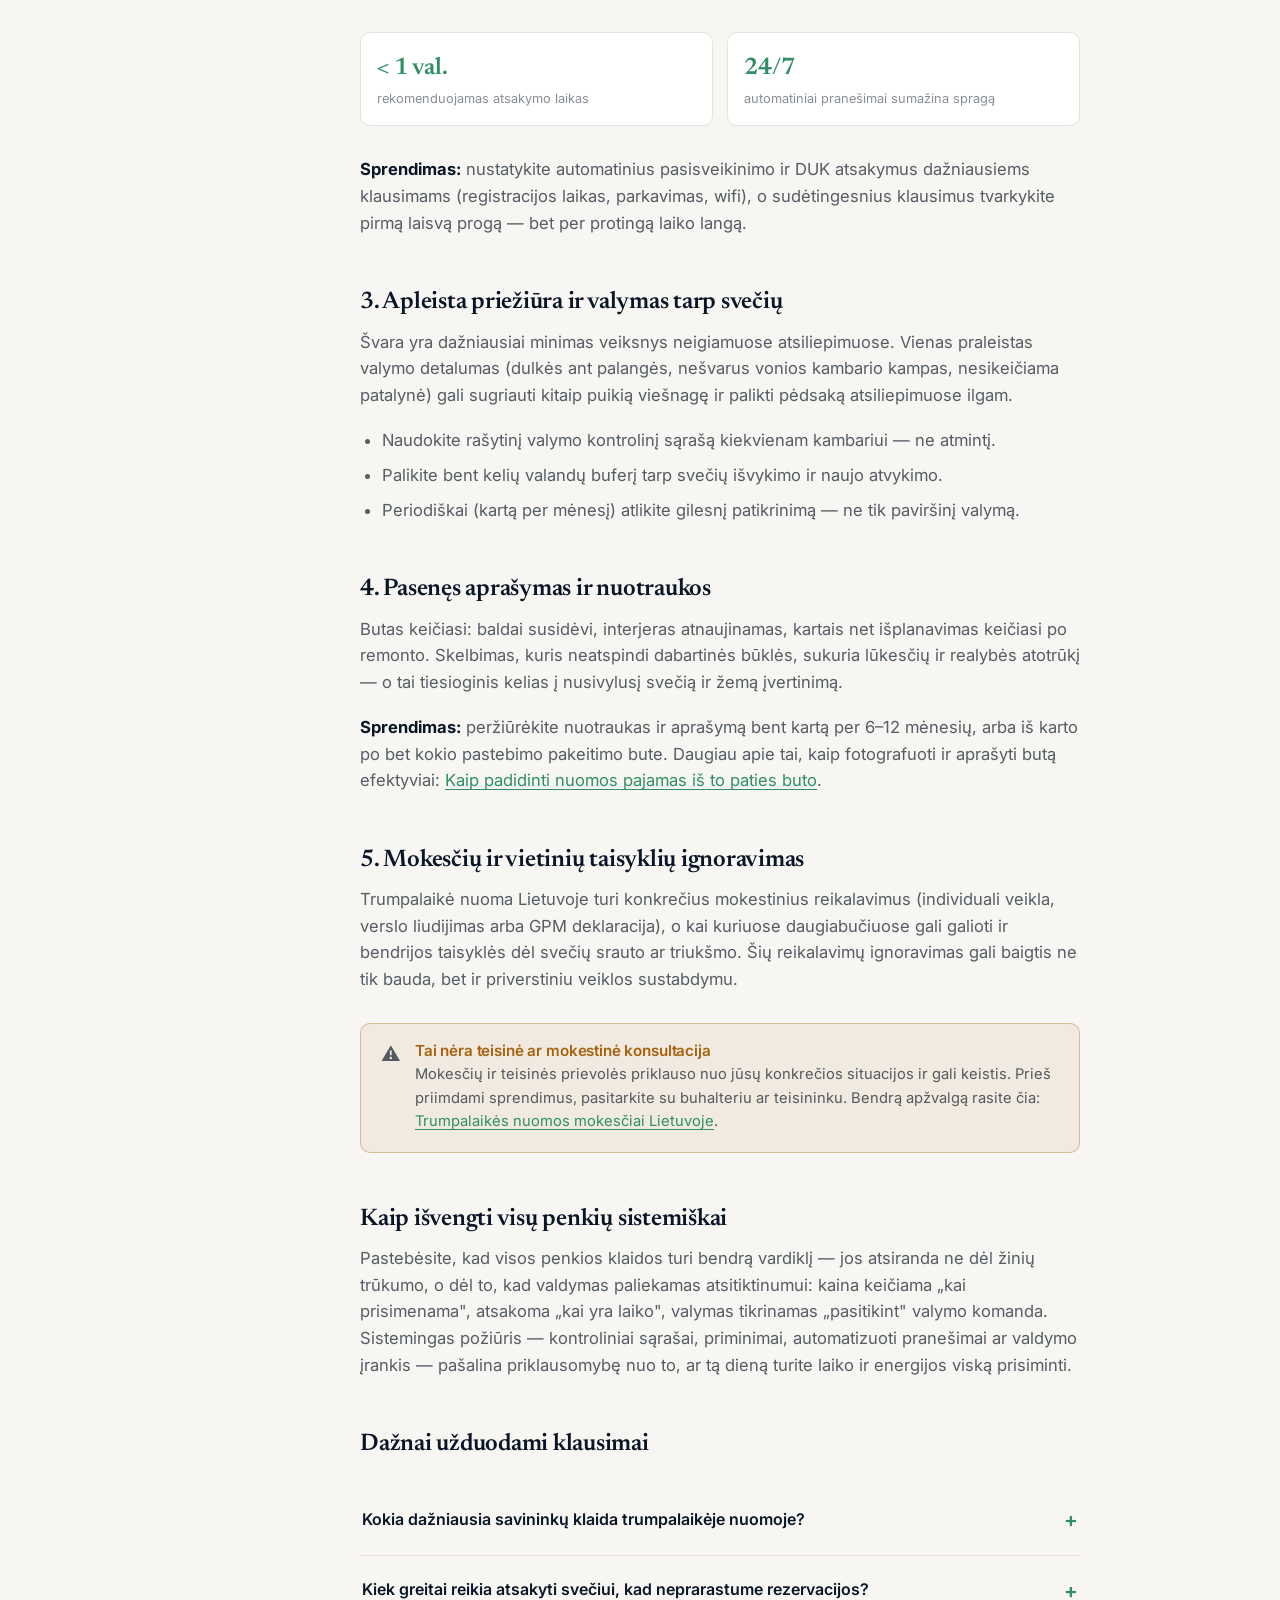
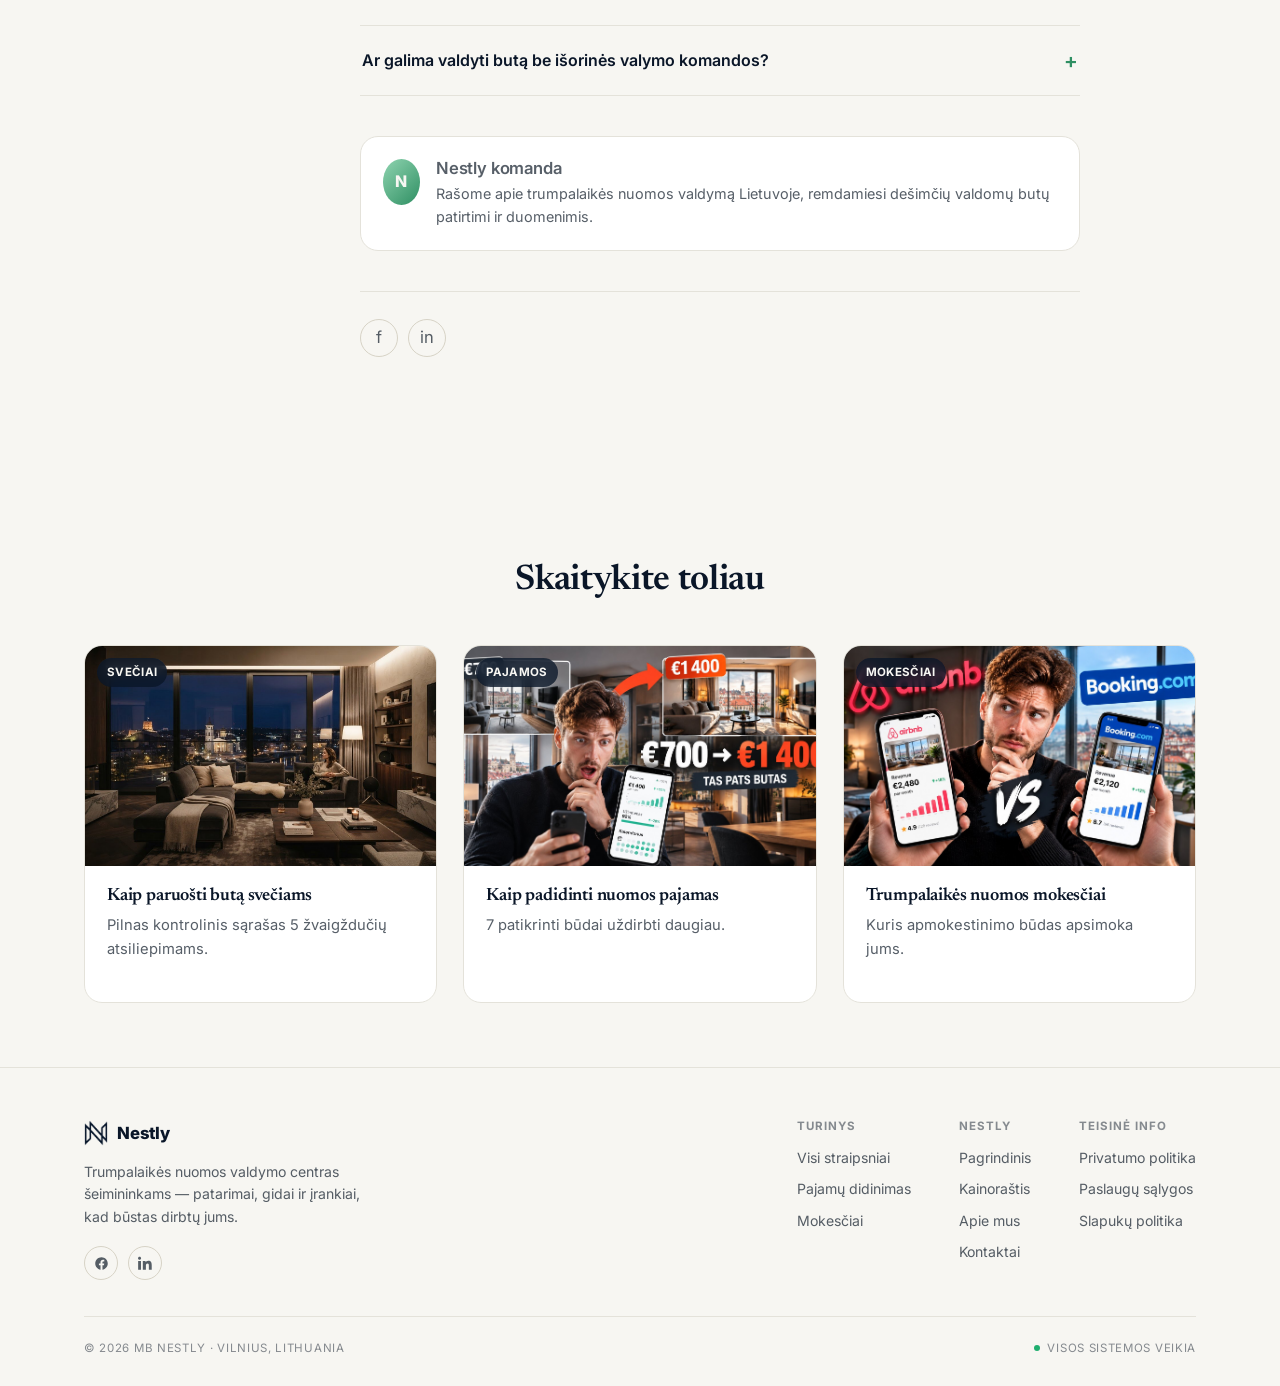
<file: articles/5-klaidos-savininkams.html>
<!DOCTYPE html>
<html lang="lt" class="no-js">
<head>
<meta charset="UTF-8">
<script>document.documentElement.classList.remove('no-js')</script>
<meta name="viewport" content="width=device-width, initial-scale=1.0">
<link rel="icon" type="image/png" sizes="32x32" href="../assets/images/favicon-32.png">
<link rel="icon" type="image/png" sizes="16x16" href="../assets/images/favicon-16.png">
<link rel="apple-touch-icon" href="../assets/images/apple-touch-icon.png">
<title>5 dažniausios savininkų klaidos trumpalaikėje nuomoje | Nestly tinklaraštis</title>
<meta name="description" content="Nuo per žemos kainos iki apleistos priežiūros — kokios klaidos kainuoja trumpalaikės nuomos savininkams daugiausiai pajamų ir reitingo, ir kaip jų sistemiškai išvengti.">
<link rel="canonical" href="https://blog.nestly.lt/articles/5-klaidos-savininkams.html">
<meta name="robots" content="index, follow">
<meta property="og:type" content="article">
<meta property="og:title" content="5 dažniausios savininkų klaidos trumpalaikėje nuomoje">
<meta property="og:description" content="Kokios klaidos kainuoja daugiausiai ir kaip jų išvengti.">
<meta property="og:url" content="https://blog.nestly.lt/articles/5-klaidos-savininkams.html">
<meta property="og:image" content="https://blog.nestly.lt/assets/images/cover-cleaning.jpg">
<meta name="twitter:card" content="summary_large_image">
<link rel="stylesheet" href="../assets/style.css">
<script type="application/ld+json">
{
  "@context":"https://schema.org","@type":"Article",
  "headline":"5 dažniausios savininkų klaidos trumpalaikėje nuomoje",
  "description":"Kokios klaidos kainuoja trumpalaikės nuomos savininkams daugiausiai pajamų ir reitingo.",
  "image":"https://blog.nestly.lt/assets/images/cover-cleaning.jpg",
  "author":{"@type":"Organization","name":"Nestly"},
  "publisher":{"@type":"Organization","name":"Nestly","url":"https://nestly.lt/"},
  "datePublished":"2026-09-12","dateModified":"2026-09-12",
  "mainEntityOfPage":"https://blog.nestly.lt/articles/5-klaidos-savininkams.html"
}
</script>
<script type="application/ld+json">
{
  "@context":"https://schema.org","@type":"FAQPage",
  "mainEntity":[
    {"@type":"Question","name":"Kokia dažniausia savininkų klaida trumpalaikėje nuomoje?","acceptedAnswer":{"@type":"Answer","text":"Dažniausia klaida — fiksuota, niekada nekoreguojama kaina, dėl kurios prarandama tiek pajamų per didelės paklausos datas, tiek užimtumas per mažos paklausos periodus."}},
    {"@type":"Question","name":"Kiek greitai reikia atsakyti svečiui, kad neprarastume rezervacijos?","acceptedAnswer":{"@type":"Answer","text":"Rekomenduojama atsakyti per vieną valandą dienos metu — ilgesnis atsakymo laikas tiesiogiai koreliuoja su mažesne konversija į rezervaciją ir prastesniu platformos reitingu."}},
    {"@type":"Question","name":"Ar galima valdyti butą be išorinės valymo komandos?","acceptedAnswer":{"@type":"Answer","text":"Galima, bet tai reikalauja griežto grafiko ir buferio tarp svečių — bet koks vėlavimas ar kelionės grafiko sutapimas rizikuoja pavėluotu įsiregistravimu, kuris stipriai kenkia atsiliepimams."}}
  ]
}
</script>
</head>
<body>
<div class="progress-bar"></div>

<header class="site">
  <nav class="nav">
    <a class="brand" href="../index.html"><img class="mark-img" src="../assets/images/logo-mark.png" alt="Nestly" width="26" height="28"> Nestly<span class="blogtag"> / blog</span></a>
    <div class="nav-links">
      <a href="https://nestly.lt/">Pagrindinis</a>
      <a href="https://nestly.lt/pricing">Kainoraštis</a>
      <a href="https://nestly.lt/about">Apie mus</a>
      <a href="https://nestly.lt/contact">Kontaktai</a>
      <a href="../index.html" class="current">Blog</a>
      <a class="nav-cta" href="https://owner.nestly.lt/register">Pradėti <svg viewBox="0 0 24 24" fill="none" stroke="currentColor" stroke-width="1.6" stroke-linecap="round" stroke-linejoin="round" aria-hidden="true"><path d="M5 12h14M13 6l6 6-6 6"></path></svg></a>
    </div>
    <button class="burger" aria-label="Meniu">☰</button>
  </nav>
</header>

<div class="container article-hero">
  <div class="breadcrumb"><a href="../index.html">Tinklaraštis</a> <span>/</span> <span>Patarimai</span></div>
  <h1>5 dažniausios savininkų klaidos trumpalaikėje nuomoje</h1>
  <div class="article-meta">
    <span class="avatar">N</span><span>Nestly komanda</span><span>·</span><span>2026-09-12</span><span>·</span><span>11 min. skaitymo</span>
  </div>
  <div class="cover"><img src="../assets/images/cover-cleaning.jpg" alt="Buto priežiūra ir valymas tarp svečių" loading="eager"></div>
</div>

<div class="container article-layout">
  <aside class="toc reveal">
    <h4>Šiame straipsnyje</h4>
    <ol>
      <li><a href="#klaida-1">1. Fiksuota kaina visus metus</a></li>
      <li><a href="#klaida-2">2. Lėtas atsakymas svečiams</a></li>
      <li><a href="#klaida-3">3. Apleista priežiūra tarp svečių</a></li>
      <li><a href="#klaida-4">4. Pasenęs aprašymas ir nuotraukos</a></li>
      <li><a href="#klaida-5">5. Mokesčių ir taisyklių ignoravimas</a></li>
      <li><a href="#sistema">Kaip išvengti visų penkių sistemiškai</a></li>
      <li><a href="#duk">Dažni klausimai</a></li>
    </ol>
  </aside>

  <article class="prose">
    <div class="callout tldr reveal">
      <span class="icon">💡</span>
      <div><h4>Trumpai</h4><p>Beveik visos didžiausios pajamų ir reitingo problemos trumpalaikėje nuomoje kyla ne dėl blogo buto, o dėl penkių pasikartojančių, lengvai ištaisomų valdymo klaidų. Žemiau — kiekviena iš jų su konkrečiu sprendimu.</p></div>
    </div>

    <h2 id="klaida-1">1. Fiksuota kaina visus metus</h2>
    <p>Tai dažniausia ir brangiausiai kainuojanti klaida. Savininkas nustato vieną kainą „kad būtų paprasčiau" ir ją keičia gal kartą per metus. Rezultatas — prarandamos pajamos per aukštos paklausos savaitgalius ir renginius, o mažos paklausos periodais butas stovi tuščias, nes kaina lieka per aukšta konkurencinei aplinkai.</p>
    <p><strong>Sprendimas:</strong> naudokite dinaminę kainodarą — automatinę arba bent savaitinę rankinę peržiūrą pagal užimtumą ir konkurentų kainas. Plačiau: <a class="inline-link" href="dinamine-kainodara-paaiskinta.html">Dinaminė kainodara paaiškinta paprastai</a>.</p>

    <h2 id="klaida-2">2. Lėtas atsakymas svečiams</h2>
    <p>Svečias, laukiantis atsakymo kelias valandas ar dieną, dažniausiai jau būna suradęs ir rezervavęs kitą butą. Be to, ir Airbnb, ir Booking.com atsakymo greitį naudoja kaip vieną iš skelbimo reitingo veiksnių — lėtas atsakymas reiškia mažesnį matomumą net tiems svečiams, kurie dar nebandė susisiekti.</p>
    <div class="mini-stats reveal">
      <div class="mini-stat"><div class="n">&lt; 1 val.</div><div class="l">rekomenduojamas atsakymo laikas</div></div>
      <div class="mini-stat"><div class="n">24/7</div><div class="l">automatiniai pranešimai sumažina spragą</div></div>
    </div>
    <p><strong>Sprendimas:</strong> nustatykite automatinius pasisveikinimo ir DUK atsakymus dažniausiems klausimams (registracijos laikas, parkavimas, wifi), o sudėtingesnius klausimus tvarkykite pirmą laisvą progą — bet per protingą laiko langą.</p>

    <h2 id="klaida-3">3. Apleista priežiūra ir valymas tarp svečių</h2>
    <p>Švara yra dažniausiai minimas veiksnys neigiamuose atsiliepimuose. Vienas praleistas valymo detalumas (dulkės ant palangės, nešvarus vonios kambario kampas, nesikeičiama patalynė) gali sugriauti kitaip puikią viešnagę ir palikti pėdsaką atsiliepimuose ilgam.</p>
    <ul>
      <li>Naudokite rašytinį valymo kontrolinį sąrašą kiekvienam kambariui — ne atmintį.</li>
      <li>Palikite bent kelių valandų buferį tarp svečių išvykimo ir naujo atvykimo.</li>
      <li>Periodiškai (kartą per mėnesį) atlikite gilesnį patikrinimą — ne tik paviršinį valymą.</li>
    </ul>

    <h2 id="klaida-4">4. Pasenęs aprašymas ir nuotraukos</h2>
    <p>Butas keičiasi: baldai susidėvi, interjeras atnaujinamas, kartais net išplanavimas keičiasi po remonto. Skelbimas, kuris neatspindi dabartinės būklės, sukuria lūkesčių ir realybės atotrūkį — o tai tiesioginis kelias į nusivylusį svečią ir žemą įvertinimą.</p>
    <p><strong>Sprendimas:</strong> peržiūrėkite nuotraukas ir aprašymą bent kartą per 6–12 mėnesių, arba iš karto po bet kokio pastebimo pakeitimo bute. Daugiau apie tai, kaip fotografuoti ir aprašyti butą efektyviai: <a class="inline-link" href="kaip-padidinti-nuomos-pajamas.html">Kaip padidinti nuomos pajamas iš to paties buto</a>.</p>

    <h2 id="klaida-5">5. Mokesčių ir vietinių taisyklių ignoravimas</h2>
    <p>Trumpalaikė nuoma Lietuvoje turi konkrečius mokestinius reikalavimus (individuali veikla, verslo liudijimas arba GPM deklaracija), o kai kuriuose daugiabučiuose gali galioti ir bendrijos taisyklės dėl svečių srauto ar triukšmo. Šių reikalavimų ignoravimas gali baigtis ne tik bauda, bet ir priverstiniu veiklos sustabdymu.</p>
    <div class="callout warn reveal">
      <span class="icon">⚠️</span>
      <div><h4>Tai nėra teisinė ar mokestinė konsultacija</h4><p>Mokesčių ir teisinės prievolės priklauso nuo jūsų konkrečios situacijos ir gali keistis. Prieš priimdami sprendimus, pasitarkite su buhalteriu ar teisininku. Bendrą apžvalgą rasite čia: <a class="inline-link" href="trumpalaikes-nuomos-mokesciai-lietuvoje.html">Trumpalaikės nuomos mokesčiai Lietuvoje</a>.</p></div>
    </div>

    <h2 id="sistema">Kaip išvengti visų penkių sistemiškai</h2>
    <p>Pastebėsite, kad visos penkios klaidos turi bendrą vardiklį — jos atsiranda ne dėl žinių trūkumo, o dėl to, kad valdymas paliekamas atsitiktinumui: kaina keičiama „kai prisimenama", atsakoma „kai yra laiko", valymas tikrinamas „pasitikint" valymo komanda. Sistemingas požiūris — kontroliniai sąrašai, priminimai, automatizuoti pranešimai ar valdymo įrankis — pašalina priklausomybę nuo to, ar tą dieną turite laiko ir energijos viską prisiminti.</p>

    <h2 id="duk">Dažnai užduodami klausimai</h2>
    <div class="faq">
      <div class="faq-item">
        <div class="faq-q"><span>Kokia dažniausia savininkų klaida trumpalaikėje nuomoje?</span><span class="plus">+</span></div>
        <div class="faq-a"><p>Dažniausia klaida — fiksuota, niekada nekoreguojama kaina, dėl kurios prarandama tiek pajamų per didelės paklausos datas, tiek užimtumas per mažos paklausos periodus.</p></div>
      </div>
      <div class="faq-item">
        <div class="faq-q"><span>Kiek greitai reikia atsakyti svečiui, kad neprarastume rezervacijos?</span><span class="plus">+</span></div>
        <div class="faq-a"><p>Rekomenduojama atsakyti per vieną valandą dienos metu — ilgesnis atsakymo laikas tiesiogiai koreliuoja su mažesne konversija į rezervaciją ir prastesniu platformos reitingu.</p></div>
      </div>
      <div class="faq-item">
        <div class="faq-q"><span>Ar galima valdyti butą be išorinės valymo komandos?</span><span class="plus">+</span></div>
        <div class="faq-a"><p>Galima, bet tai reikalauja griežto grafiko ir buferio tarp svečių — bet koks vėlavimas ar kelionės grafiko sutapimas rizikuoja pavėluotu įsiregistravimu, kuris stipriai kenkia atsiliepimams.</p></div>
      </div>
    </div>

    <div class="author-box">
      <span class="avatar">N</span>
      <div><h4>Nestly komanda</h4><p>Rašome apie trumpalaikės nuomos valdymą Lietuvoje, remdamiesi dešimčių valdomų butų patirtimi ir duomenimis.</p></div>
    </div>

    <div class="share-row">
      <a href="https://www.facebook.com/sharer/sharer.php?u=https://blog.nestly.lt/articles/5-klaidos-savininkams.html" aria-label="Dalintis Facebook" target="_blank" rel="noopener">f</a>
      <a href="https://www.linkedin.com/sharing/share-offsite/?url=https://blog.nestly.lt/articles/5-klaidos-savininkams.html" aria-label="Dalintis LinkedIn" target="_blank" rel="noopener">in</a>
    </div>
  </article>
</div>

<section class="section related">
  <div class="container">
    <div class="section-head reveal"><h2>Skaitykite toliau</h2></div>
    <div class="grid">
      <a class="card" href="kaip-paruosti-buta-sveciams.html">
        <div class="thumb"><span class="tag">Svečiai</span><img src="../assets/images/cover-apartment-view.jpg" alt="Jaukus butas su vaizdu" loading="lazy"></div>
        <div class="body"><h3>Kaip paruošti butą svečiams</h3><p>Pilnas kontrolinis sąrašas 5 žvaigždučių atsiliepimams.</p></div>
      </a>
      <a class="card" href="kaip-padidinti-nuomos-pajamas.html">
        <div class="thumb"><span class="tag">Pajamos</span><img src="../assets/images/cover-pajamos-dashboard.jpg" alt="Pajamų skydelis" loading="lazy"></div>
        <div class="body"><h3>Kaip padidinti nuomos pajamas</h3><p>7 patikrinti būdai uždirbti daugiau.</p></div>
      </a>
      <a class="card" href="trumpalaikes-nuomos-mokesciai-lietuvoje.html">
        <div class="thumb"><span class="tag">Mokesčiai</span><img src="../assets/images/cover-vilnius-aerial.jpg" alt="Vilnius" loading="lazy"></div>
        <div class="body"><h3>Trumpalaikės nuomos mokesčiai</h3><p>Kuris apmokestinimo būdas apsimoka jums.</p></div>
      </a>
    </div>
  </div>
</section>

<footer class="site">
  <div class="container">
    <div class="footer-top">
      <div class="footer-brand">
        <a class="brand" href="../index.html"><img class="mark-img" src="../assets/images/logo-mark.png" alt="Nestly" width="26" height="28"> Nestly</a>
        <p>Trumpalaikės nuomos valdymo centras šeimininkams — patarimai, gidai ir įrankiai, kad būstas dirbtų jums.</p>
        <div class="footer-social">
          <a href="https://www.facebook.com/nestlyLT" target="_blank" rel="noopener noreferrer" aria-label="Facebook"><svg width="15" height="15" viewBox="0 0 24 24" fill="currentColor"><path d="M22 12.06C22 6.53 17.52 2.04 12 2.04S2 6.53 2 12.06c0 5 3.66 9.13 8.44 9.9v-7h-2.54v-2.9h2.54V9.85c0-2.51 1.49-3.9 3.77-3.9 1.1 0 2.24.2 2.24.2v2.46h-1.26c-1.24 0-1.63.77-1.63 1.56v1.88h2.78l-.44 2.9h-2.34v7c4.78-.77 8.44-4.9 8.44-9.9z"/></svg></a>
          <a href="https://www.linkedin.com/company/nestlyltu/?viewAsMember=true" target="_blank" rel="noopener noreferrer" aria-label="LinkedIn"><svg width="15" height="15" viewBox="0 0 24 24" fill="currentColor"><path d="M4.98 3.5C4.98 4.88 3.87 6 2.5 6S0 4.88 0 3.5 1.12 1 2.5 1s2.48 1.12 2.48 2.5zM.22 8h4.56v14H.22V8zm7.5 0h4.37v1.92h.06c.61-1.15 2.1-2.36 4.32-2.36 4.62 0 5.47 3.04 5.47 7v7.44h-4.56v-6.6c0-1.57-.03-3.6-2.2-3.6-2.2 0-2.54 1.72-2.54 3.5V22H7.72V8z"/></svg></a>
        </div>
      </div>
      <div class="footer-cols">
        <div class="footer-col">
          <h4>Turinys</h4>
          <ul>
            <li><a href="../index.html">Visi straipsniai</a></li>
            <li><a href="../articles/kaip-padidinti-nuomos-pajamas.html">Pajamų didinimas</a></li>
            <li><a href="../articles/trumpalaikes-nuomos-mokesciai-lietuvoje.html">Mokesčiai</a></li>
          </ul>
        </div>
        <div class="footer-col">
          <h4>Nestly</h4>
          <ul>
            <li><a href="https://nestly.lt/">Pagrindinis</a></li>
            <li><a href="https://nestly.lt/pricing">Kainoraštis</a></li>
            <li><a href="https://nestly.lt/about">Apie mus</a></li>
            <li><a href="https://nestly.lt/contact">Kontaktai</a></li>
          </ul>
        </div>
        <div class="footer-col">
          <h4>Teisinė info</h4>
          <ul>
            <li><a href="https://nestly.lt/privacy-policy">Privatumo politika</a></li>
            <li><a href="https://nestly.lt/terms">Paslaugų sąlygos</a></li>
            <li><a href="https://nestly.lt/cookie-policy">Slapukų politika</a></li>
          </ul>
        </div>
      </div>
    </div>
    <div class="bottom-row">
      <span>© 2026 MB Nestly · Vilnius, Lithuania</span>
      <span class="status-live"><span class="status-dot"></span> Visos sistemos veikia</span>
    </div>
  </div>
</footer>

<script src="../assets/script.js"></script>
</body>
</html>
</file>
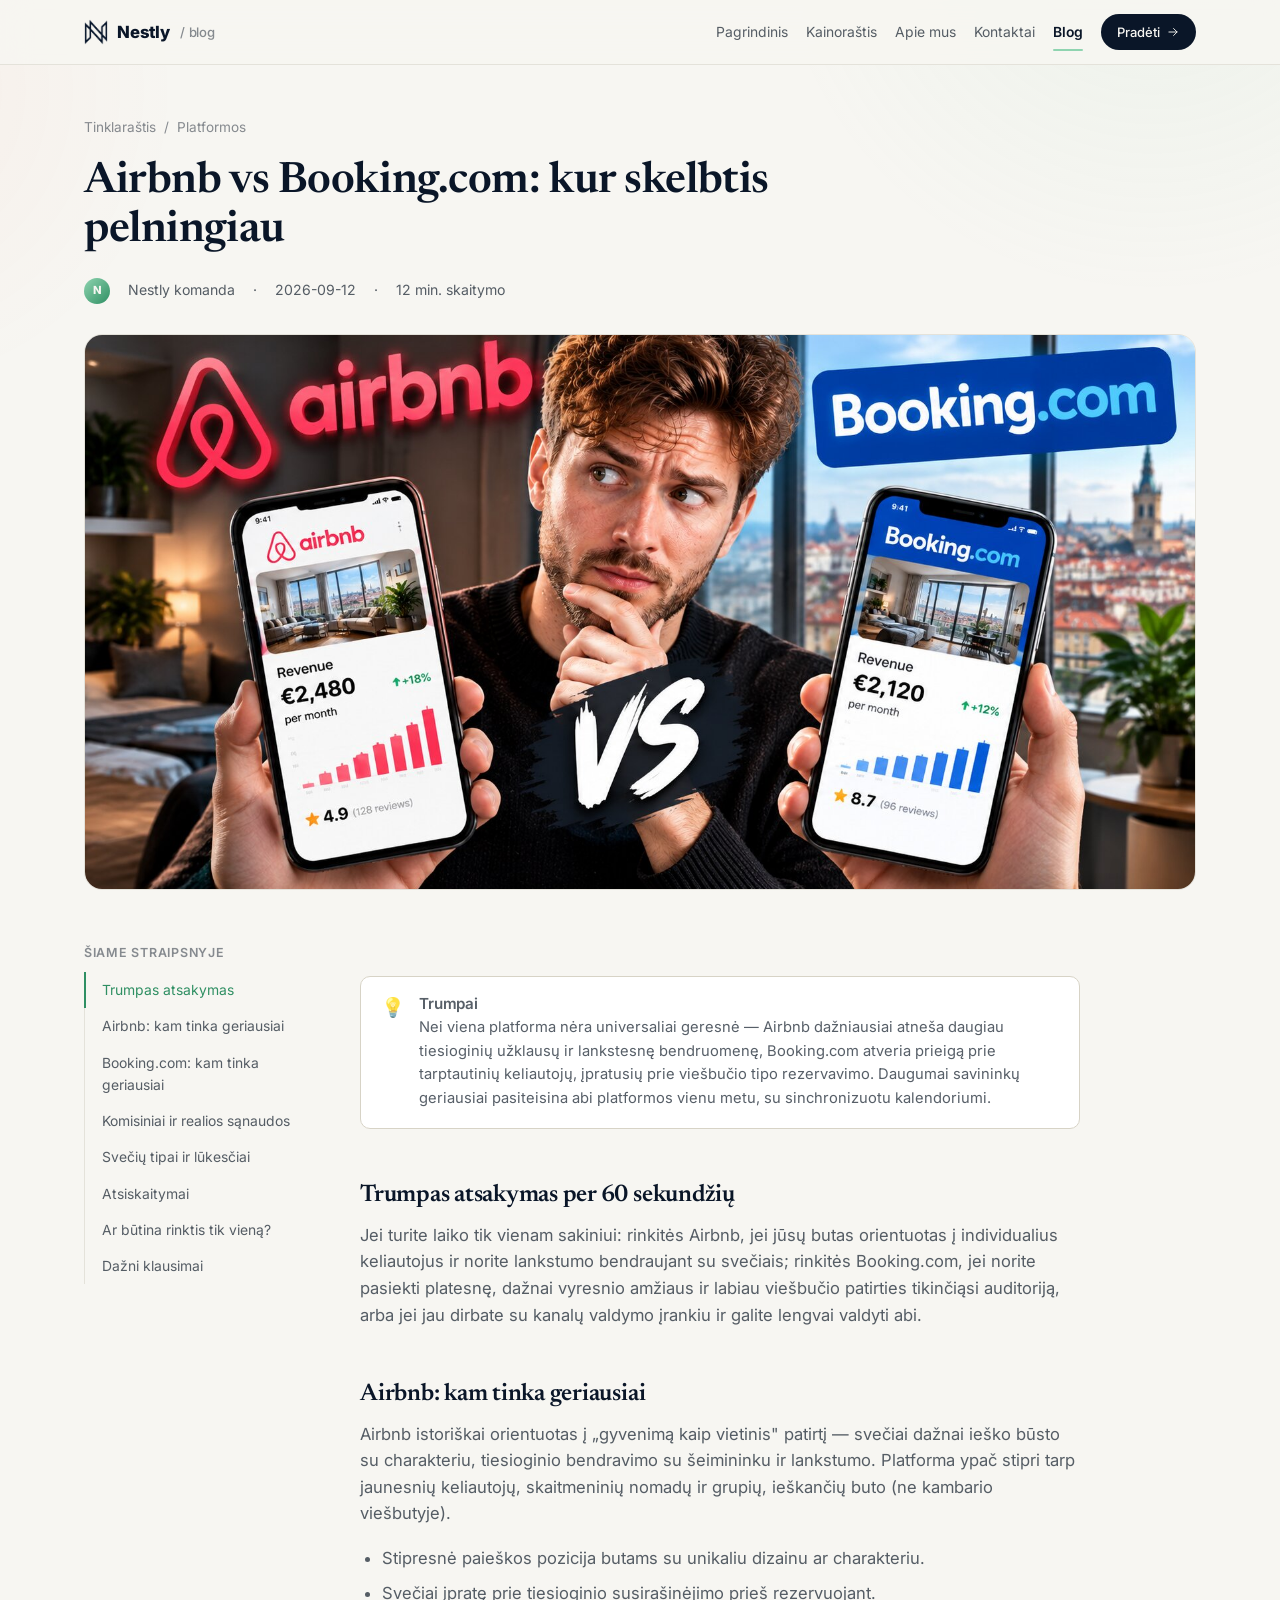
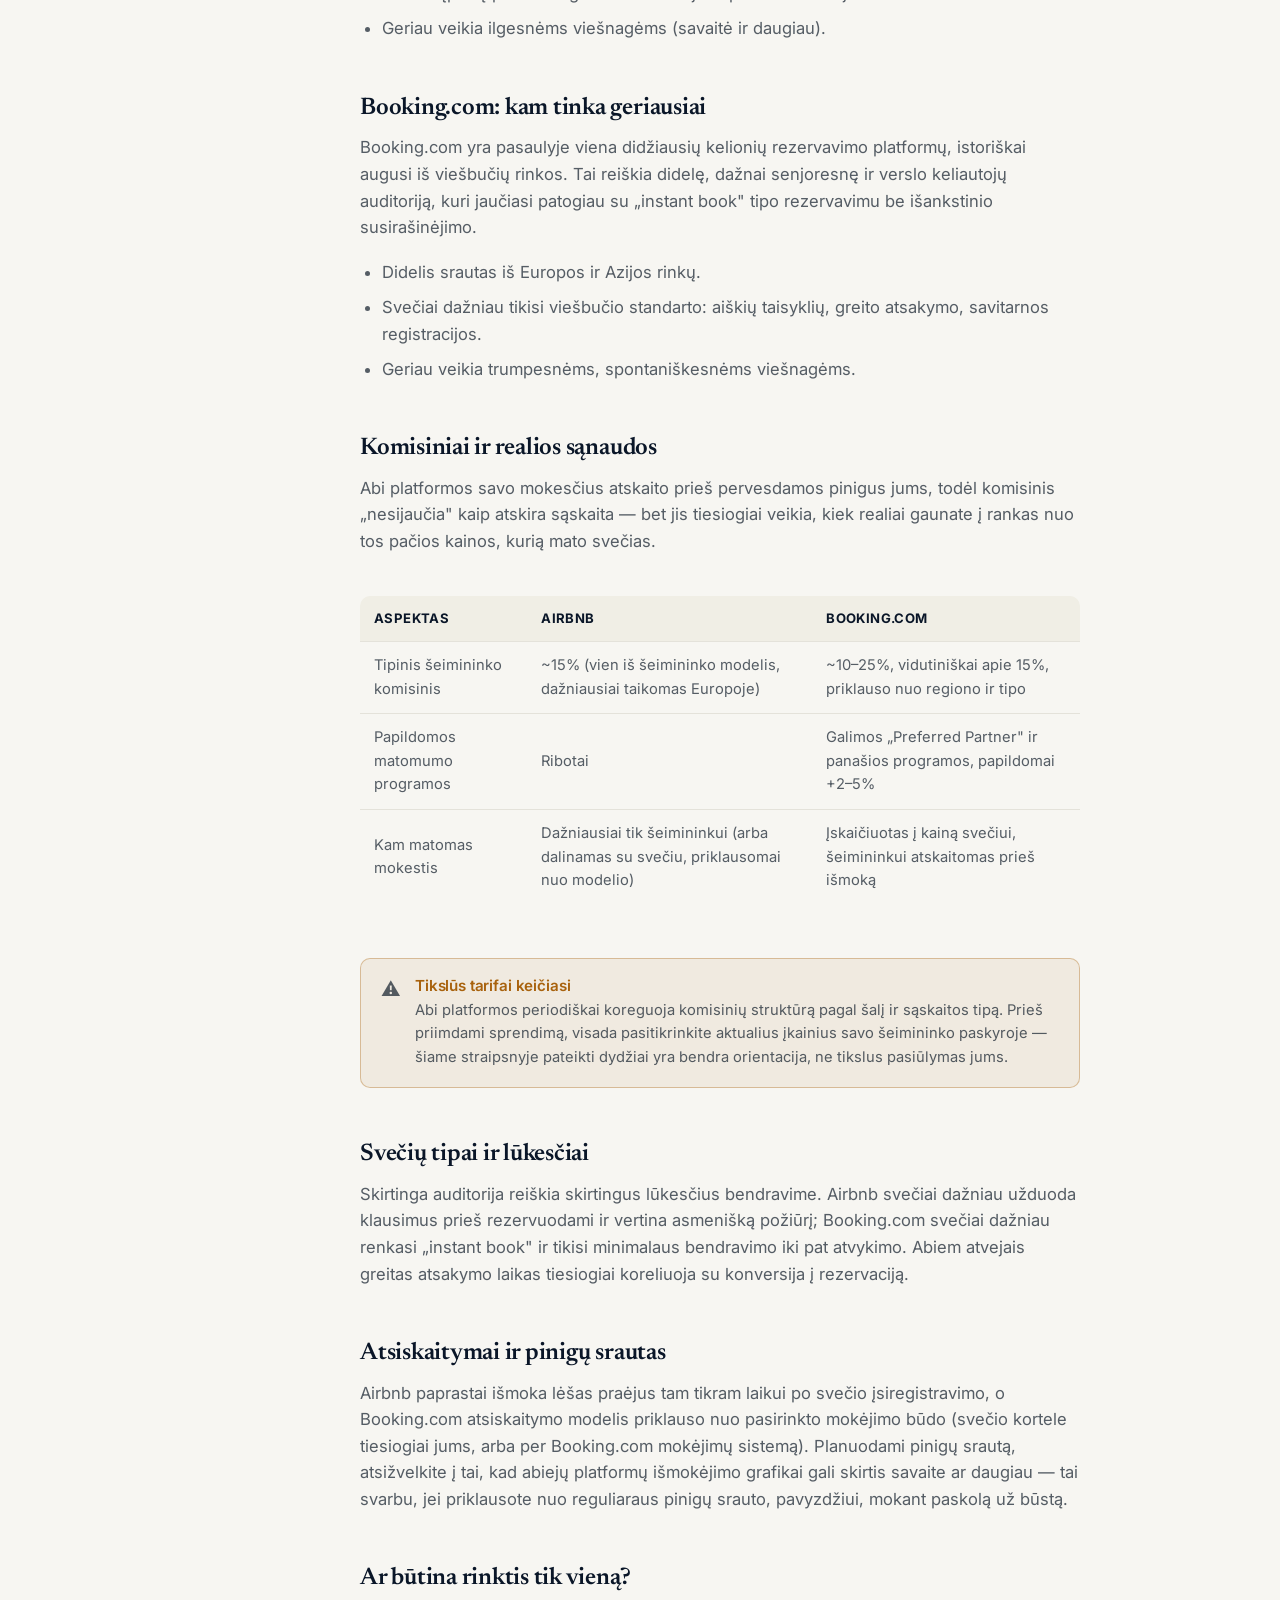
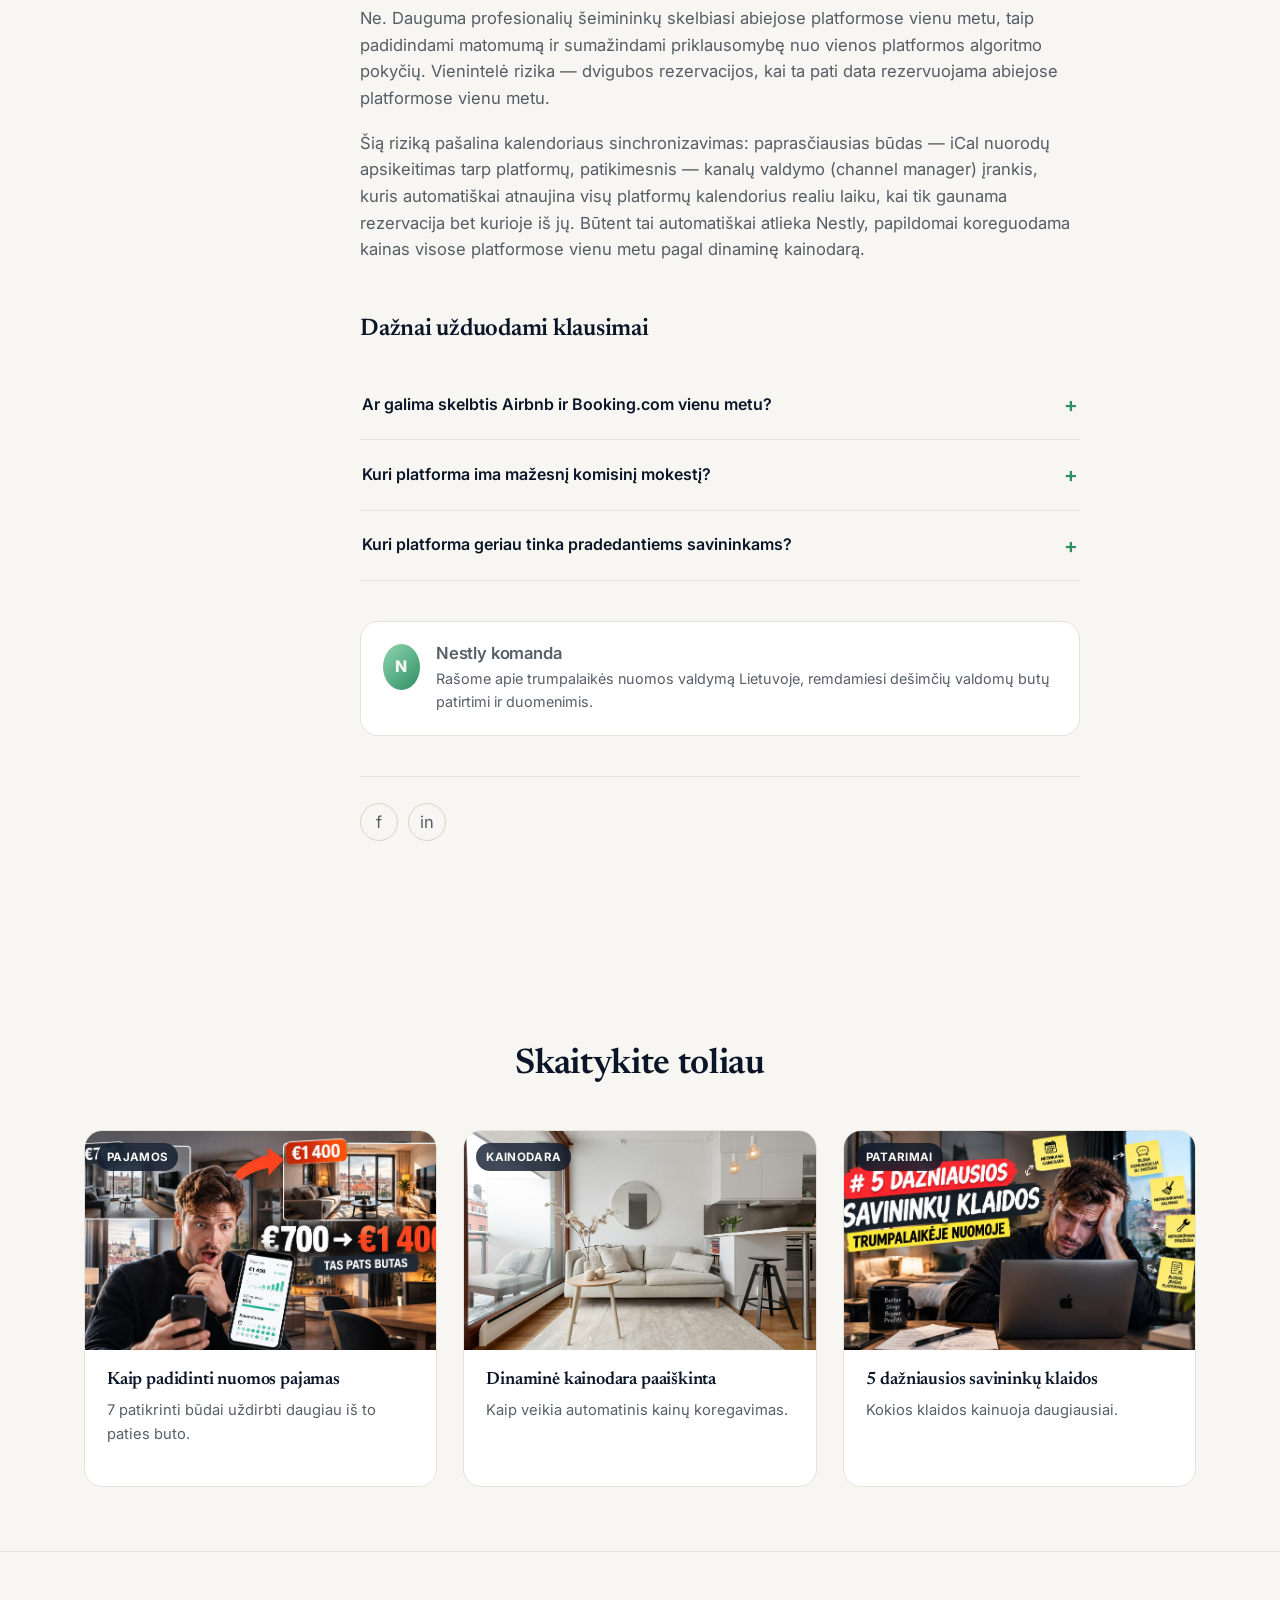
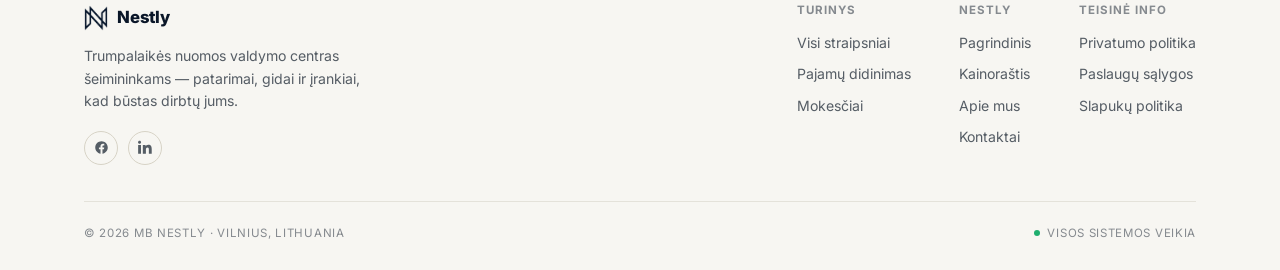
<file: articles/airbnb-vs-booking-com.html>
<!DOCTYPE html>
<html lang="lt" class="no-js">
<head>
<meta charset="UTF-8">
<script>document.documentElement.classList.remove('no-js')</script>
<meta name="viewport" content="width=device-width, initial-scale=1.0">
<link rel="icon" type="image/png" sizes="32x32" href="../assets/images/favicon-32.png">
<link rel="icon" type="image/png" sizes="16x16" href="../assets/images/favicon-16.png">
<link rel="apple-touch-icon" href="../assets/images/apple-touch-icon.png">
<title>Airbnb vs Booking.com: kur skelbtis pelningiau | Nestly tinklaraštis</title>
<meta name="description" content="Komisiniai, svečių tipai, atsiskaitymai ir realios strategijos, kaip Airbnb ir Booking.com naudoti kartu, kad trumpalaikės nuomos pajamos būtų didesnės ir stabilesnės.">
<link rel="canonical" href="https://blog.nestly.lt/articles/airbnb-vs-booking-com.html">
<meta name="robots" content="index, follow">
<meta property="og:type" content="article">
<meta property="og:title" content="Airbnb vs Booking.com: kur skelbtis pelningiau">
<meta property="og:description" content="Komisiniai, svečių tipai, atsiskaitymai ir realios strategijos abiem platformoms kartu.">
<meta property="og:url" content="https://blog.nestly.lt/articles/airbnb-vs-booking-com.html">
<meta property="og:image" content="https://blog.nestly.lt/assets/images/cover-vilnius-aerial.jpg">
<meta name="twitter:card" content="summary_large_image">
<link rel="stylesheet" href="../assets/style.css">
<script type="application/ld+json">
{
  "@context":"https://schema.org","@type":"Article",
  "headline":"Airbnb vs Booking.com: kur skelbtis pelningiau",
  "description":"Komisiniai, svečių tipai, atsiskaitymai ir realios strategijos abiem platformoms kartu.",
  "image":"https://blog.nestly.lt/assets/images/cover-vilnius-aerial.jpg",
  "author":{"@type":"Organization","name":"Nestly"},
  "publisher":{"@type":"Organization","name":"Nestly","url":"https://nestly.lt/"},
  "datePublished":"2026-09-12","dateModified":"2026-09-12",
  "mainEntityOfPage":"https://blog.nestly.lt/articles/airbnb-vs-booking-com.html"
}
</script>
<script type="application/ld+json">
{
  "@context":"https://schema.org","@type":"FAQPage",
  "mainEntity":[
    {"@type":"Question","name":"Ar galima skelbtis Airbnb ir Booking.com vienu metu?","acceptedAnswer":{"@type":"Answer","text":"Taip, ir tai dažnai geriausia strategija — tik būtina naudoti kalendoriaus sinchronizavimą (pvz., iCal arba kanalų valdymo įrankį), kad būtų išvengta dvigubų rezervacijų."}},
    {"@type":"Question","name":"Kuri platforma ima mažesnį komisinį mokestį?","acceptedAnswer":{"@type":"Answer","text":"Bendras svečio mokamas įkainis dažnai panašus abiejose platformose, tačiau mokesčio struktūra skiriasi: Airbnb paprastai ima fiksuotą procentą iš šeimininko, o Booking.com komisinis priklauso nuo regiono ir gali svyruoti plačiau."}},
    {"@type":"Question","name":"Kuri platforma geriau tinka pradedantiems savininkams?","acceptedAnswer":{"@type":"Answer","text":"Airbnb dažnai patogesnis pradžioje dėl paprastesnės sąsajos ir aiškesnės svečio bendruomenės kultūros, o Booking.com atveria prieigą prie tarptautinių keliautojų, įpratusių prie viešbučių tipo rezervavimo."}}
  ]
}
</script>
</head>
<body>
<div class="progress-bar"></div>

<header class="site">
  <nav class="nav">
    <a class="brand" href="../index.html"><img class="mark-img" src="../assets/images/logo-mark.png" alt="Nestly" width="26" height="28"> Nestly<span class="blogtag"> / blog</span></a>
    <div class="nav-links">
      <a href="https://nestly.lt/">Pagrindinis</a>
      <a href="https://nestly.lt/pricing">Kainoraštis</a>
      <a href="https://nestly.lt/about">Apie mus</a>
      <a href="https://nestly.lt/contact">Kontaktai</a>
      <a href="../index.html" class="current">Blog</a>
      <a class="nav-cta" href="https://owner.nestly.lt/register">Pradėti <svg viewBox="0 0 24 24" fill="none" stroke="currentColor" stroke-width="1.6" stroke-linecap="round" stroke-linejoin="round" aria-hidden="true"><path d="M5 12h14M13 6l6 6-6 6"></path></svg></a>
    </div>
    <button class="burger" aria-label="Meniu">☰</button>
  </nav>
</header>

<div class="container article-hero">
  <div class="breadcrumb"><a href="../index.html">Tinklaraštis</a> <span>/</span> <span>Platformos</span></div>
  <h1>Airbnb vs Booking.com: kur skelbtis pelningiau</h1>
  <div class="article-meta">
    <span class="avatar">N</span><span>Nestly komanda</span><span>·</span><span>2026-09-12</span><span>·</span><span>12 min. skaitymo</span>
  </div>
  <div class="cover"><img src="../assets/images/cover-vilnius-aerial.jpg" alt="Vilniaus panorama naktį" loading="eager"></div>
</div>

<div class="container article-layout">
  <aside class="toc reveal">
    <h4>Šiame straipsnyje</h4>
    <ol>
      <li><a href="#greitas-atsakymas">Trumpas atsakymas</a></li>
      <li><a href="#airbnb">Airbnb: kam tinka geriausiai</a></li>
      <li><a href="#booking">Booking.com: kam tinka geriausiai</a></li>
      <li><a href="#komisiniai">Komisiniai ir realios sąnaudos</a></li>
      <li><a href="#sveciai">Svečių tipai ir lūkesčiai</a></li>
      <li><a href="#atsiskaitymai">Atsiskaitymai</a></li>
      <li><a href="#abi-kartu">Ar būtina rinktis tik vieną?</a></li>
      <li><a href="#duk">Dažni klausimai</a></li>
    </ol>
  </aside>

  <article class="prose">
    <div class="callout tldr reveal">
      <span class="icon">💡</span>
      <div><h4>Trumpai</h4><p>Nei viena platforma nėra universaliai geresnė — Airbnb dažniausiai atneša daugiau tiesioginių užklausų ir lankstesnę bendruomenę, Booking.com atveria prieigą prie tarptautinių keliautojų, įpratusių prie viešbučio tipo rezervavimo. Daugumai savininkų geriausiai pasiteisina abi platformos vienu metu, su sinchronizuotu kalendoriumi.</p></div>
    </div>

    <h2 id="greitas-atsakymas">Trumpas atsakymas per 60 sekundžių</h2>
    <p>Jei turite laiko tik vienam sakiniui: rinkitės Airbnb, jei jūsų butas orientuotas į individualius keliautojus ir norite lankstumo bendraujant su svečiais; rinkitės Booking.com, jei norite pasiekti platesnę, dažnai vyresnio amžiaus ir labiau viešbučio patirties tikinčiąsi auditoriją, arba jei jau dirbate su kanalų valdymo įrankiu ir galite lengvai valdyti abi.</p>

    <h2 id="airbnb">Airbnb: kam tinka geriausiai</h2>
    <p>Airbnb istoriškai orientuotas į „gyvenimą kaip vietinis" patirtį — svečiai dažnai ieško būsto su charakteriu, tiesioginio bendravimo su šeimininku ir lankstumo. Platforma ypač stipri tarp jaunesnių keliautojų, skaitmeninių nomadų ir grupių, ieškančių buto (ne kambario viešbutyje).</p>
    <ul>
      <li>Stipresnė paieškos pozicija butams su unikaliu dizainu ar charakteriu.</li>
      <li>Svečiai įpratę prie tiesioginio susirašinėjimo prieš rezervuojant.</li>
      <li>Geriau veikia ilgesnėms viešnagėms (savaitė ir daugiau).</li>
    </ul>

    <h2 id="booking">Booking.com: kam tinka geriausiai</h2>
    <p>Booking.com yra pasaulyje viena didžiausių kelionių rezervavimo platformų, istoriškai augusi iš viešbučių rinkos. Tai reiškia didelę, dažnai senjoresnę ir verslo keliautojų auditoriją, kuri jaučiasi patogiau su „instant book" tipo rezervavimu be išankstinio susirašinėjimo.</p>
    <ul>
      <li>Didelis srautas iš Europos ir Azijos rinkų.</li>
      <li>Svečiai dažniau tikisi viešbučio standarto: aiškių taisyklių, greito atsakymo, savitarnos registracijos.</li>
      <li>Geriau veikia trumpesnėms, spontaniškesnėms viešnagėms.</li>
    </ul>

    <h2 id="komisiniai">Komisiniai ir realios sąnaudos</h2>
    <p>Abi platformos savo mokesčius atskaito prieš pervesdamos pinigus jums, todėl komisinis „nesijaučia" kaip atskira sąskaita — bet jis tiesiogiai veikia, kiek realiai gaunate į rankas nuo tos pačios kainos, kurią mato svečias.</p>
    <div class="table-wrap">
    <table class="data-table">
      <thead><tr><th>Aspektas</th><th>Airbnb</th><th>Booking.com</th></tr></thead>
      <tbody>
        <tr><td>Tipinis šeimininko komisinis</td><td>~15% (vien iš šeimininko modelis, dažniausiai taikomas Europoje)</td><td>~10–25%, vidutiniškai apie 15%, priklauso nuo regiono ir tipo</td></tr>
        <tr><td>Papildomos matomumo programos</td><td>Ribotai</td><td>Galimos „Preferred Partner" ir panašios programos, papildomai +2–5%</td></tr>
        <tr><td>Kam matomas mokestis</td><td>Dažniausiai tik šeimininkui (arba dalinamas su svečiu, priklausomai nuo modelio)</td><td>Įskaičiuotas į kainą svečiui, šeimininkui atskaitomas prieš išmoką</td></tr>
      </tbody>
    </table>
    </div>
    <div class="callout warn reveal">
      <span class="icon">⚠️</span>
      <div><h4>Tikslūs tarifai keičiasi</h4><p>Abi platformos periodiškai koreguoja komisinių struktūrą pagal šalį ir sąskaitos tipą. Prieš priimdami sprendimą, visada pasitikrinkite aktualius įkainius savo šeimininko paskyroje — šiame straipsnyje pateikti dydžiai yra bendra orientacija, ne tikslus pasiūlymas jums.</p></div>
    </div>

    <h2 id="sveciai">Svečių tipai ir lūkesčiai</h2>
    <p>Skirtinga auditorija reiškia skirtingus lūkesčius bendravime. Airbnb svečiai dažniau užduoda klausimus prieš rezervuodami ir vertina asmenišką požiūrį; Booking.com svečiai dažniau renkasi „instant book" ir tikisi minimalaus bendravimo iki pat atvykimo. Abiem atvejais greitas atsakymo laikas tiesiogiai koreliuoja su konversija į rezervaciją.</p>

    <h2 id="atsiskaitymai">Atsiskaitymai ir pinigų srautas</h2>
    <p>Airbnb paprastai išmoka lėšas praėjus tam tikram laikui po svečio įsiregistravimo, o Booking.com atsiskaitymo modelis priklauso nuo pasirinkto mokėjimo būdo (svečio kortele tiesiogiai jums, arba per Booking.com mokėjimų sistemą). Planuodami pinigų srautą, atsižvelkite į tai, kad abiejų platformų išmokėjimo grafikai gali skirtis savaite ar daugiau — tai svarbu, jei priklausote nuo reguliaraus pinigų srauto, pavyzdžiui, mokant paskolą už būstą.</p>

    <h2 id="abi-kartu">Ar būtina rinktis tik vieną?</h2>
    <p>Ne. Dauguma profesionalių šeimininkų skelbiasi abiejose platformose vienu metu, taip padidindami matomumą ir sumažindami priklausomybę nuo vienos platformos algoritmo pokyčių. Vienintelė rizika — dvigubos rezervacijos, kai ta pati data rezervuojama abiejose platformose vienu metu.</p>
    <p>Šią riziką pašalina kalendoriaus sinchronizavimas: paprasčiausias būdas — iCal nuorodų apsikeitimas tarp platformų, patikimesnis — kanalų valdymo (channel manager) įrankis, kuris automatiškai atnaujina visų platformų kalendorius realiu laiku, kai tik gaunama rezervacija bet kurioje iš jų. Būtent tai automatiškai atlieka Nestly, papildomai koreguodama kainas visose platformose vienu metu pagal dinaminę kainodarą.</p>

    <h2 id="duk">Dažnai užduodami klausimai</h2>
    <div class="faq">
      <div class="faq-item">
        <div class="faq-q"><span>Ar galima skelbtis Airbnb ir Booking.com vienu metu?</span><span class="plus">+</span></div>
        <div class="faq-a"><p>Taip, ir tai dažnai geriausia strategija — tik būtina naudoti kalendoriaus sinchronizavimą (pvz., iCal arba kanalų valdymo įrankį), kad būtų išvengta dvigubų rezervacijų.</p></div>
      </div>
      <div class="faq-item">
        <div class="faq-q"><span>Kuri platforma ima mažesnį komisinį mokestį?</span><span class="plus">+</span></div>
        <div class="faq-a"><p>Bendras svečio mokamas įkainis dažnai panašus abiejose platformose, tačiau mokesčio struktūra skiriasi: Airbnb paprastai ima fiksuotą procentą iš šeimininko, o Booking.com komisinis priklauso nuo regiono ir gali svyruoti plačiau.</p></div>
      </div>
      <div class="faq-item">
        <div class="faq-q"><span>Kuri platforma geriau tinka pradedantiems savininkams?</span><span class="plus">+</span></div>
        <div class="faq-a"><p>Airbnb dažnai patogesnis pradžioje dėl paprastesnės sąsajos ir aiškesnės svečio bendruomenės kultūros, o Booking.com atveria prieigą prie tarptautinių keliautojų, įpratusių prie viešbučių tipo rezervavimo.</p></div>
      </div>
    </div>

    <div class="author-box">
      <span class="avatar">N</span>
      <div><h4>Nestly komanda</h4><p>Rašome apie trumpalaikės nuomos valdymą Lietuvoje, remdamiesi dešimčių valdomų butų patirtimi ir duomenimis.</p></div>
    </div>

    <div class="share-row">
      <a href="https://www.facebook.com/sharer/sharer.php?u=https://blog.nestly.lt/articles/airbnb-vs-booking-com.html" aria-label="Dalintis Facebook" target="_blank" rel="noopener">f</a>
      <a href="https://www.linkedin.com/sharing/share-offsite/?url=https://blog.nestly.lt/articles/airbnb-vs-booking-com.html" aria-label="Dalintis LinkedIn" target="_blank" rel="noopener">in</a>
    </div>
  </article>
</div>

<section class="section related">
  <div class="container">
    <div class="section-head reveal"><h2>Skaitykite toliau</h2></div>
    <div class="grid">
      <a class="card" href="kaip-padidinti-nuomos-pajamas.html">
        <div class="thumb"><span class="tag">Pajamos</span><img src="../assets/images/cover-pajamos-dashboard.jpg" alt="Pajamų skydelis" loading="lazy"></div>
        <div class="body"><h3>Kaip padidinti nuomos pajamas</h3><p>7 patikrinti būdai uždirbti daugiau iš to paties buto.</p></div>
      </a>
      <a class="card" href="dinamine-kainodara-paaiskinta.html">
        <div class="thumb"><span class="tag">Kainodara</span><img src="../assets/images/cover-cozy-apartment.jpg" alt="Jaukus butas" loading="lazy"></div>
        <div class="body"><h3>Dinaminė kainodara paaiškinta</h3><p>Kaip veikia automatinis kainų koregavimas.</p></div>
      </a>
      <a class="card" href="5-klaidos-savininkams.html">
        <div class="thumb"><span class="tag">Patarimai</span><img src="../assets/images/cover-cleaning.jpg" alt="Buto priežiūra" loading="lazy"></div>
        <div class="body"><h3>5 dažniausios savininkų klaidos</h3><p>Kokios klaidos kainuoja daugiausiai.</p></div>
      </a>
    </div>
  </div>
</section>

<footer class="site">
  <div class="container">
    <div class="footer-top">
      <div class="footer-brand">
        <a class="brand" href="../index.html"><img class="mark-img" src="../assets/images/logo-mark.png" alt="Nestly" width="26" height="28"> Nestly</a>
        <p>Trumpalaikės nuomos valdymo centras šeimininkams — patarimai, gidai ir įrankiai, kad būstas dirbtų jums.</p>
        <div class="footer-social">
          <a href="https://www.facebook.com/nestlyLT" target="_blank" rel="noopener noreferrer" aria-label="Facebook"><svg width="15" height="15" viewBox="0 0 24 24" fill="currentColor"><path d="M22 12.06C22 6.53 17.52 2.04 12 2.04S2 6.53 2 12.06c0 5 3.66 9.13 8.44 9.9v-7h-2.54v-2.9h2.54V9.85c0-2.51 1.49-3.9 3.77-3.9 1.1 0 2.24.2 2.24.2v2.46h-1.26c-1.24 0-1.63.77-1.63 1.56v1.88h2.78l-.44 2.9h-2.34v7c4.78-.77 8.44-4.9 8.44-9.9z"/></svg></a>
          <a href="https://www.linkedin.com/company/nestlyltu/?viewAsMember=true" target="_blank" rel="noopener noreferrer" aria-label="LinkedIn"><svg width="15" height="15" viewBox="0 0 24 24" fill="currentColor"><path d="M4.98 3.5C4.98 4.88 3.87 6 2.5 6S0 4.88 0 3.5 1.12 1 2.5 1s2.48 1.12 2.48 2.5zM.22 8h4.56v14H.22V8zm7.5 0h4.37v1.92h.06c.61-1.15 2.1-2.36 4.32-2.36 4.62 0 5.47 3.04 5.47 7v7.44h-4.56v-6.6c0-1.57-.03-3.6-2.2-3.6-2.2 0-2.54 1.72-2.54 3.5V22H7.72V8z"/></svg></a>
        </div>
      </div>
      <div class="footer-cols">
        <div class="footer-col">
          <h4>Turinys</h4>
          <ul>
            <li><a href="../index.html">Visi straipsniai</a></li>
            <li><a href="../articles/kaip-padidinti-nuomos-pajamas.html">Pajamų didinimas</a></li>
            <li><a href="../articles/trumpalaikes-nuomos-mokesciai-lietuvoje.html">Mokesčiai</a></li>
          </ul>
        </div>
        <div class="footer-col">
          <h4>Nestly</h4>
          <ul>
            <li><a href="https://nestly.lt/">Pagrindinis</a></li>
            <li><a href="https://nestly.lt/pricing">Kainoraštis</a></li>
            <li><a href="https://nestly.lt/about">Apie mus</a></li>
            <li><a href="https://nestly.lt/contact">Kontaktai</a></li>
          </ul>
        </div>
        <div class="footer-col">
          <h4>Teisinė info</h4>
          <ul>
            <li><a href="https://nestly.lt/privacy-policy">Privatumo politika</a></li>
            <li><a href="https://nestly.lt/terms">Paslaugų sąlygos</a></li>
            <li><a href="https://nestly.lt/cookie-policy">Slapukų politika</a></li>
          </ul>
        </div>
      </div>
    </div>
    <div class="bottom-row">
      <span>© 2026 MB Nestly · Vilnius, Lithuania</span>
      <span class="status-live"><span class="status-dot"></span> Visos sistemos veikia</span>
    </div>
  </div>
</footer>

<script src="../assets/script.js"></script>
</body>
</html>
</file>
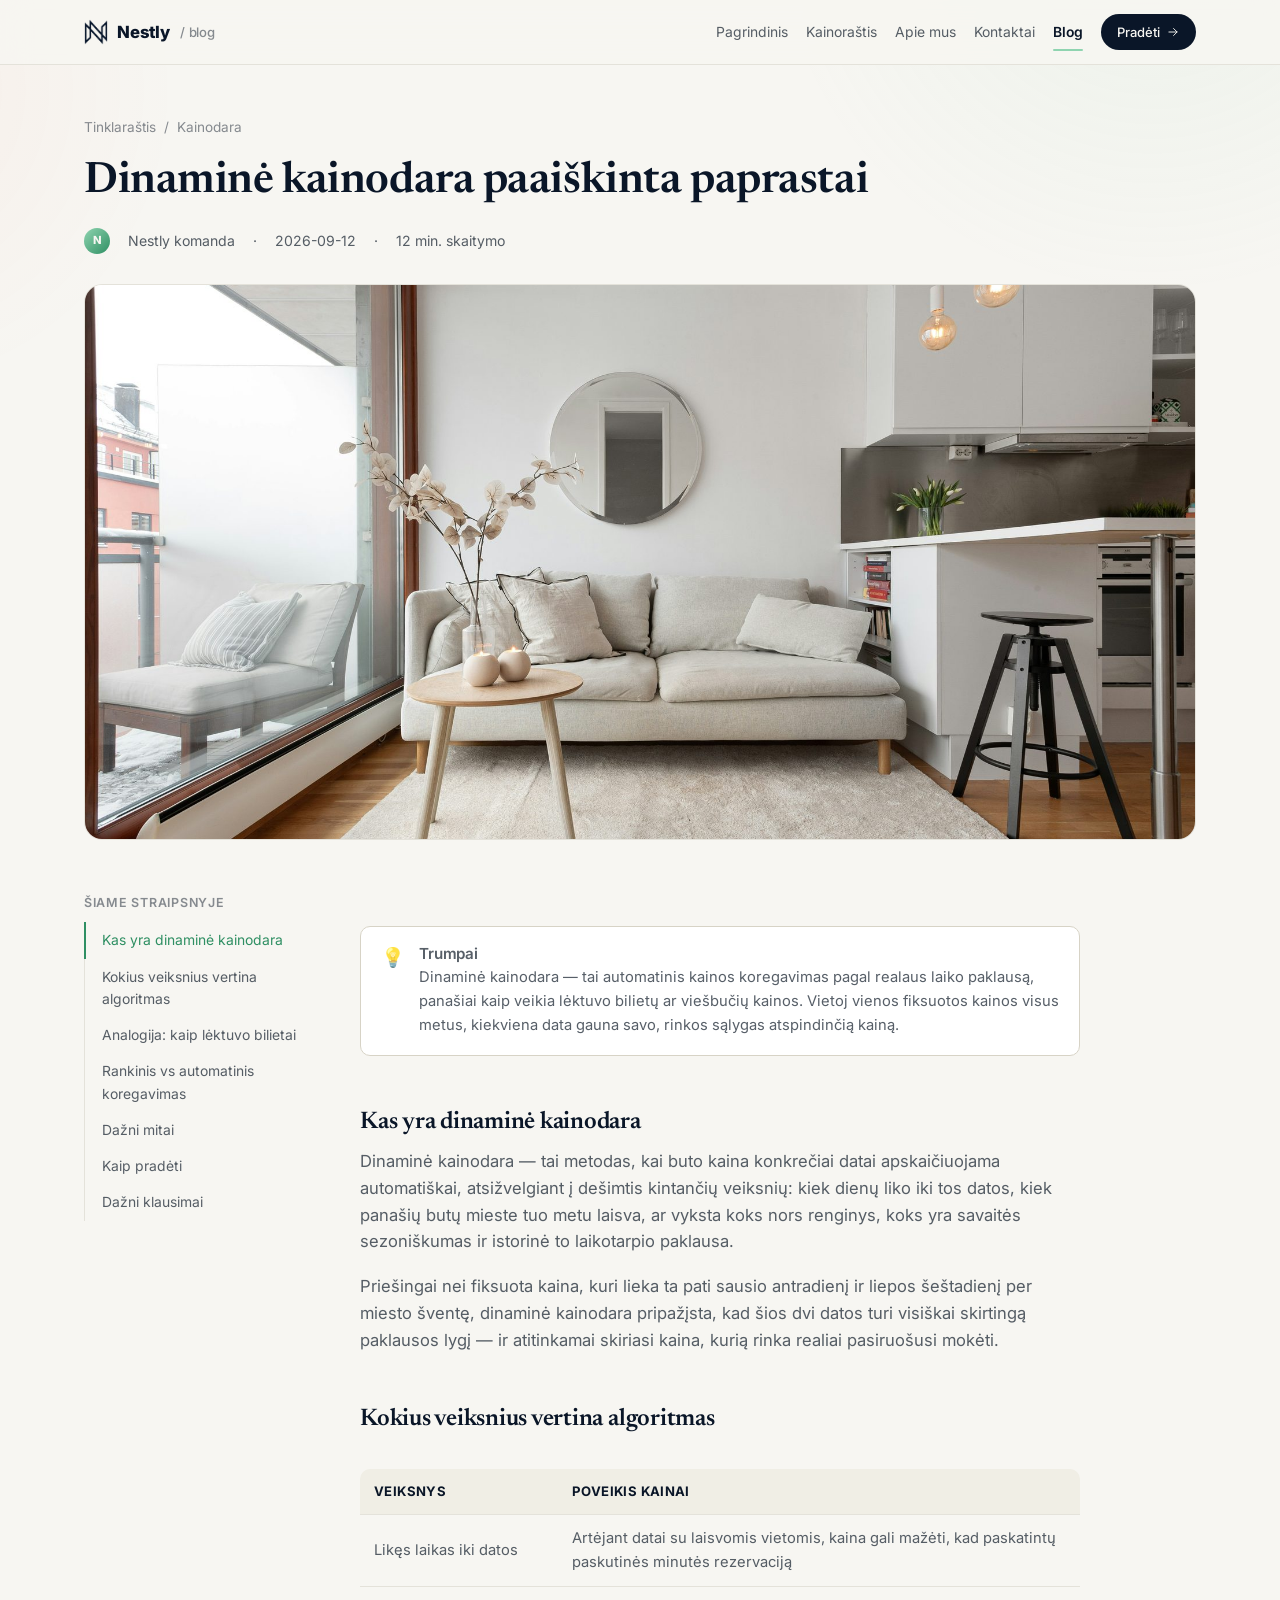
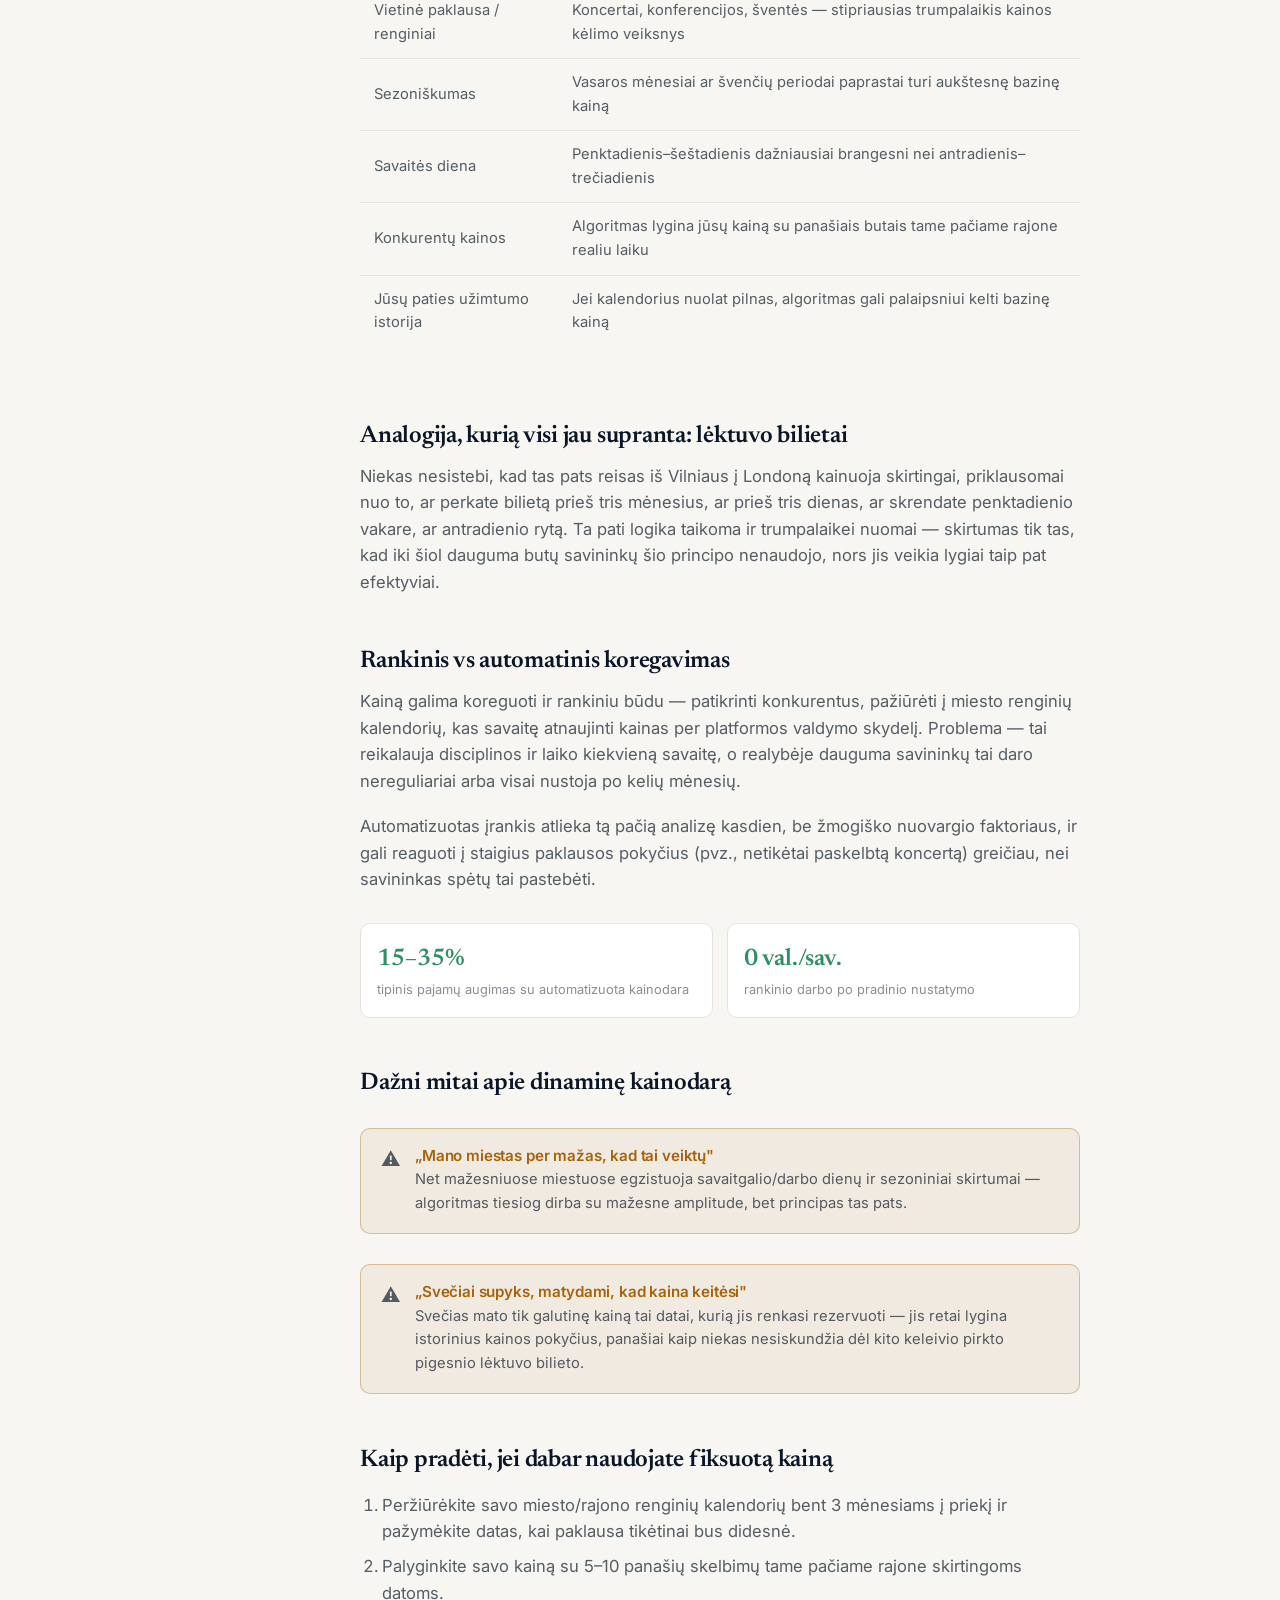
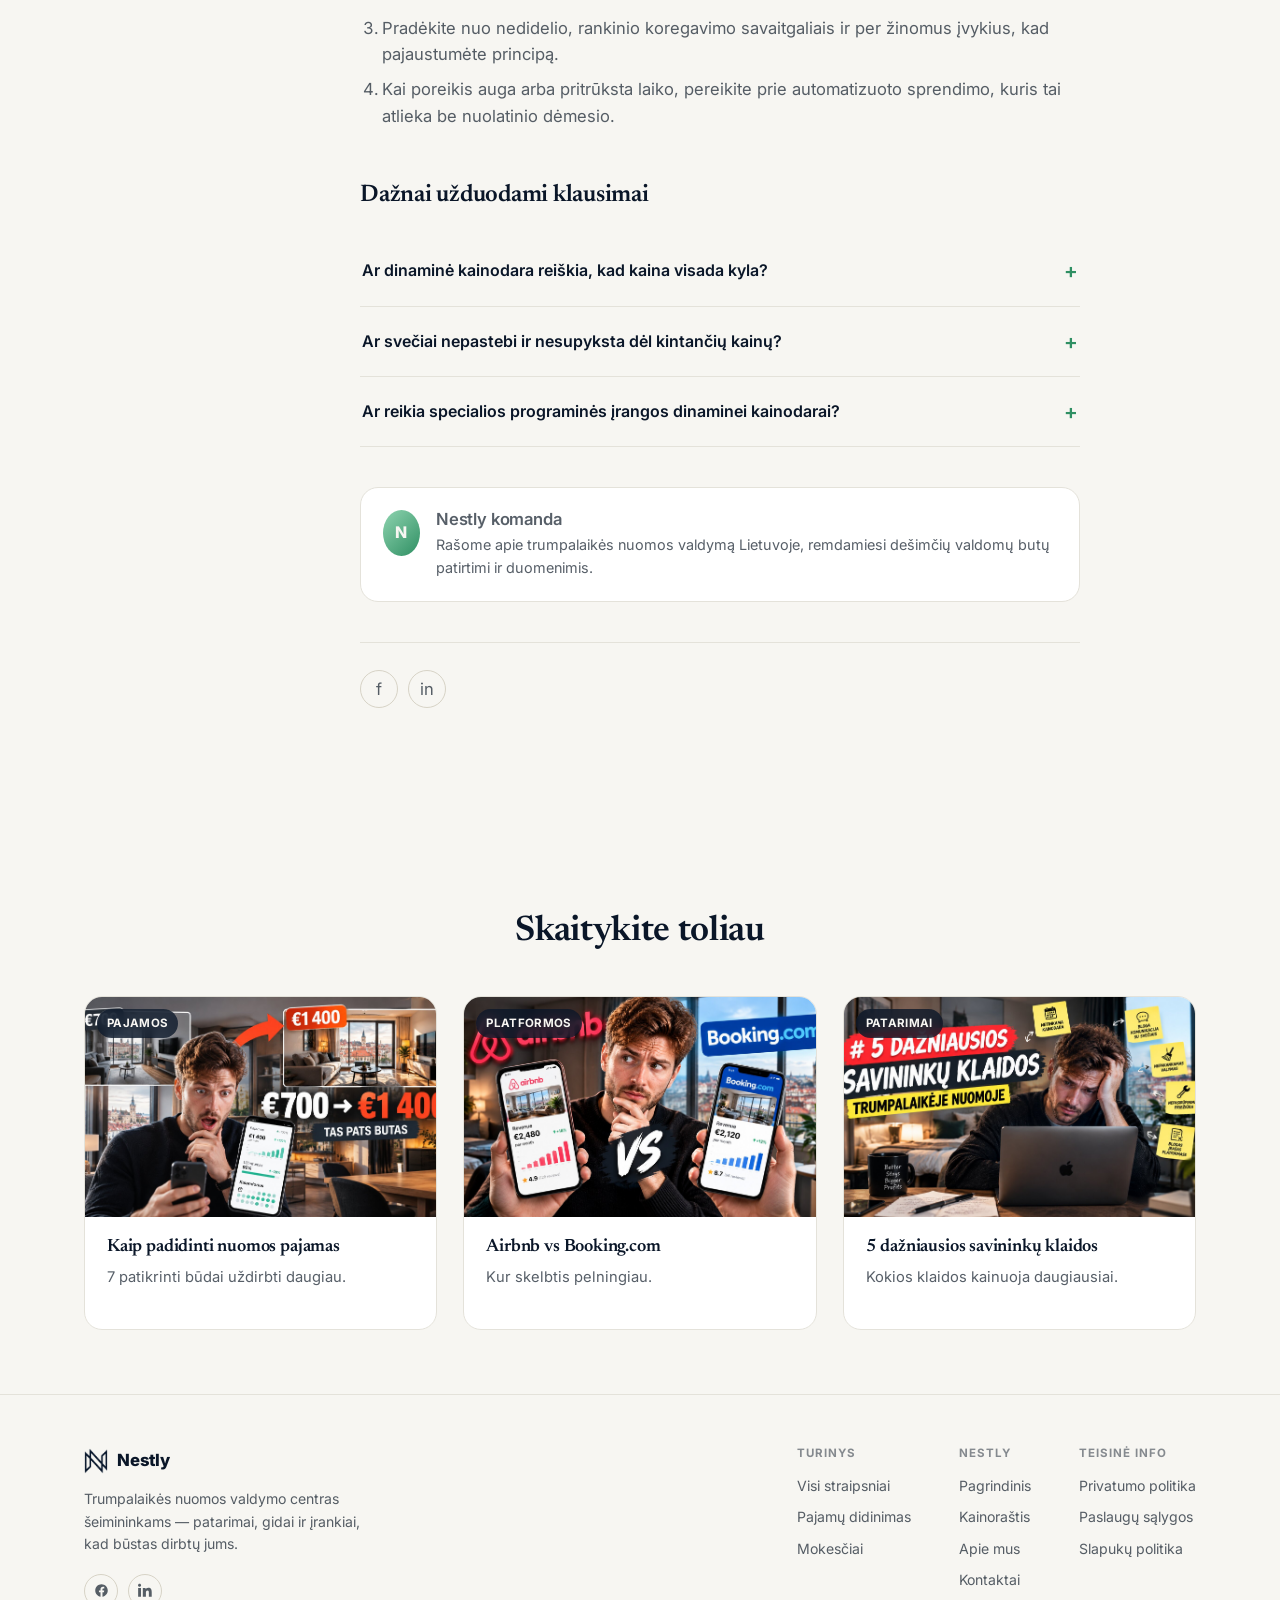
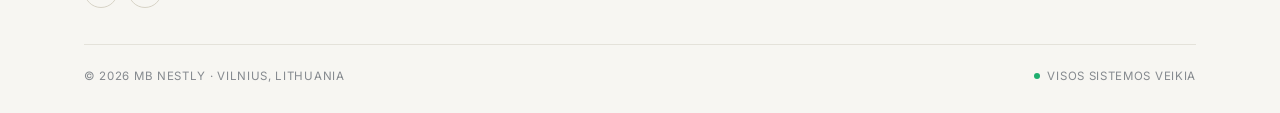
<file: articles/dinamine-kainodara-paaiskinta.html>
<!DOCTYPE html>
<html lang="lt" class="no-js">
<head>
<meta charset="UTF-8">
<script>document.documentElement.classList.remove('no-js')</script>
<meta name="viewport" content="width=device-width, initial-scale=1.0">
<link rel="icon" type="image/png" sizes="32x32" href="../assets/images/favicon-32.png">
<link rel="icon" type="image/png" sizes="16x16" href="../assets/images/favicon-16.png">
<link rel="apple-touch-icon" href="../assets/images/apple-touch-icon.png">
<title>Dinaminė kainodara paaiškinta paprastai | Nestly tinklaraštis</title>
<meta name="description" content="Kaip veikia automatinis kainų koregavimas pagal paklausą, sezoniškumą ir įvykius trumpalaikėje nuomoje — ir kodėl tai keičia žaidimo taisykles savininkams.">
<link rel="canonical" href="https://blog.nestly.lt/articles/dinamine-kainodara-paaiskinta.html">
<meta name="robots" content="index, follow">
<meta property="og:type" content="article">
<meta property="og:title" content="Dinaminė kainodara paaiškinta paprastai">
<meta property="og:description" content="Kaip veikia automatinis kainų koregavimas ir kodėl tai keičia žaidimo taisykles.">
<meta property="og:url" content="https://blog.nestly.lt/articles/dinamine-kainodara-paaiskinta.html">
<meta property="og:image" content="https://blog.nestly.lt/assets/images/cover-cozy-apartment.jpg">
<meta name="twitter:card" content="summary_large_image">
<link rel="stylesheet" href="../assets/style.css">
<script type="application/ld+json">
{
  "@context":"https://schema.org","@type":"Article",
  "headline":"Dinaminė kainodara paaiškinta paprastai",
  "description":"Kaip veikia automatinis kainų koregavimas pagal paklausą, sezoniškumą ir įvykius.",
  "image":"https://blog.nestly.lt/assets/images/cover-cozy-apartment.jpg",
  "author":{"@type":"Organization","name":"Nestly"},
  "publisher":{"@type":"Organization","name":"Nestly","url":"https://nestly.lt/"},
  "datePublished":"2026-09-12","dateModified":"2026-09-12",
  "mainEntityOfPage":"https://blog.nestly.lt/articles/dinamine-kainodara-paaiskinta.html"
}
</script>
<script type="application/ld+json">
{
  "@context":"https://schema.org","@type":"FAQPage",
  "mainEntity":[
    {"@type":"Question","name":"Ar dinaminė kainodara reiškia, kad kaina visada kyla?","acceptedAnswer":{"@type":"Answer","text":"Ne — dinaminė kainodara vienodai dažnai mažina kainą mažos paklausos periodais, siekiant padidinti užimtumą, kaip ir didina ją per aukštos paklausos datas."}},
    {"@type":"Question","name":"Ar svečiai nepastebi ir nesupyksta dėl kintančių kainų?","acceptedAnswer":{"@type":"Answer","text":"Ne, nes svečias visada mato tik galutinę kainą konkrečiai datai, kurią rezervuoja — jis nelygina, kaip ta pati data kainavo praeitą savaitę, panašiai kaip su lėktuvo bilietais."}},
    {"@type":"Question","name":"Ar reikia specialios programinės įrangos dinaminei kainodarai?","acceptedAnswer":{"@type":"Answer","text":"Techniškai galima koreguoti kainas rankiniu būdu, tačiau tai reikalauja kasdienio stebėjimo — dauguma savininkų renkasi automatizuotą įrankį, kuris atlieka analizę ir koregavimą be nuolatinio rankinio darbo."}}
  ]
}
</script>
</head>
<body>
<div class="progress-bar"></div>

<header class="site">
  <nav class="nav">
    <a class="brand" href="../index.html"><img class="mark-img" src="../assets/images/logo-mark.png" alt="Nestly" width="26" height="28"> Nestly<span class="blogtag"> / blog</span></a>
    <div class="nav-links">
      <a href="https://nestly.lt/">Pagrindinis</a>
      <a href="https://nestly.lt/pricing">Kainoraštis</a>
      <a href="https://nestly.lt/about">Apie mus</a>
      <a href="https://nestly.lt/contact">Kontaktai</a>
      <a href="../index.html" class="current">Blog</a>
      <a class="nav-cta" href="https://owner.nestly.lt/register">Pradėti <svg viewBox="0 0 24 24" fill="none" stroke="currentColor" stroke-width="1.6" stroke-linecap="round" stroke-linejoin="round" aria-hidden="true"><path d="M5 12h14M13 6l6 6-6 6"></path></svg></a>
    </div>
    <button class="burger" aria-label="Meniu">☰</button>
  </nav>
</header>

<div class="container article-hero">
  <div class="breadcrumb"><a href="../index.html">Tinklaraštis</a> <span>/</span> <span>Kainodara</span></div>
  <h1>Dinaminė kainodara paaiškinta paprastai</h1>
  <div class="article-meta">
    <span class="avatar">N</span><span>Nestly komanda</span><span>·</span><span>2026-09-12</span><span>·</span><span>12 min. skaitymo</span>
  </div>
  <div class="cover"><img src="../assets/images/cover-cozy-apartment.jpg" alt="Jaukus skandinaviško stiliaus butas" loading="eager"></div>
</div>

<div class="container article-layout">
  <aside class="toc reveal">
    <h4>Šiame straipsnyje</h4>
    <ol>
      <li><a href="#kas-tai">Kas yra dinaminė kainodara</a></li>
      <li><a href="#veiksniai">Kokius veiksnius vertina algoritmas</a></li>
      <li><a href="#lygtuvo-bilietai">Analogija: kaip lėktuvo bilietai</a></li>
      <li><a href="#rankinis-vs-auto">Rankinis vs automatinis koregavimas</a></li>
      <li><a href="#mitai">Dažni mitai</a></li>
      <li><a href="#kaip-pradeti">Kaip pradėti</a></li>
      <li><a href="#duk">Dažni klausimai</a></li>
    </ol>
  </aside>

  <article class="prose">
    <div class="callout tldr reveal">
      <span class="icon">💡</span>
      <div><h4>Trumpai</h4><p>Dinaminė kainodara — tai automatinis kainos koregavimas pagal realaus laiko paklausą, panašiai kaip veikia lėktuvo bilietų ar viešbučių kainos. Vietoj vienos fiksuotos kainos visus metus, kiekviena data gauna savo, rinkos sąlygas atspindinčią kainą.</p></div>
    </div>

    <h2 id="kas-tai">Kas yra dinaminė kainodara</h2>
    <p>Dinaminė kainodara — tai metodas, kai buto kaina konkrečiai datai apskaičiuojama automatiškai, atsižvelgiant į dešimtis kintančių veiksnių: kiek dienų liko iki tos datos, kiek panašių butų mieste tuo metu laisva, ar vyksta koks nors renginys, koks yra savaitės sezoniškumas ir istorinė to laikotarpio paklausa.</p>
    <p>Priešingai nei fiksuota kaina, kuri lieka ta pati sausio antradienį ir liepos šeštadienį per miesto šventę, dinaminė kainodara pripažįsta, kad šios dvi datos turi visiškai skirtingą paklausos lygį — ir atitinkamai skiriasi kaina, kurią rinka realiai pasiruošusi mokėti.</p>

    <h2 id="veiksniai">Kokius veiksnius vertina algoritmas</h2>
    <div class="table-wrap">
    <table class="data-table">
      <thead><tr><th>Veiksnys</th><th>Poveikis kainai</th></tr></thead>
      <tbody>
        <tr><td>Likęs laikas iki datos</td><td>Artėjant datai su laisvomis vietomis, kaina gali mažėti, kad paskatintų paskutinės minutės rezervaciją</td></tr>
        <tr><td>Vietinė paklausa / renginiai</td><td>Koncertai, konferencijos, šventės — stipriausias trumpalaikis kainos kėlimo veiksnys</td></tr>
        <tr><td>Sezoniškumas</td><td>Vasaros mėnesiai ar švenčių periodai paprastai turi aukštesnę bazinę kainą</td></tr>
        <tr><td>Savaitės diena</td><td>Penktadienis–šeštadienis dažniausiai brangesni nei antradienis–trečiadienis</td></tr>
        <tr><td>Konkurentų kainos</td><td>Algoritmas lygina jūsų kainą su panašiais butais tame pačiame rajone realiu laiku</td></tr>
        <tr><td>Jūsų paties užimtumo istorija</td><td>Jei kalendorius nuolat pilnas, algoritmas gali palaipsniui kelti bazinę kainą</td></tr>
      </tbody>
    </table>
    </div>

    <h2 id="lygtuvo-bilietai">Analogija, kurią visi jau supranta: lėktuvo bilietai</h2>
    <p>Niekas nesistebi, kad tas pats reisas iš Vilniaus į Londoną kainuoja skirtingai, priklausomai nuo to, ar perkate bilietą prieš tris mėnesius, ar prieš tris dienas, ar skrendate penktadienio vakare, ar antradienio rytą. Ta pati logika taikoma ir trumpalaikei nuomai — skirtumas tik tas, kad iki šiol dauguma butų savininkų šio principo nenaudojo, nors jis veikia lygiai taip pat efektyviai.</p>

    <h2 id="rankinis-vs-auto">Rankinis vs automatinis koregavimas</h2>
    <p>Kainą galima koreguoti ir rankiniu būdu — patikrinti konkurentus, pažiūrėti į miesto renginių kalendorių, kas savaitę atnaujinti kainas per platformos valdymo skydelį. Problema — tai reikalauja disciplinos ir laiko kiekvieną savaitę, o realybėje dauguma savininkų tai daro nereguliariai arba visai nustoja po kelių mėnesių.</p>
    <p>Automatizuotas įrankis atlieka tą pačią analizę kasdien, be žmogiško nuovargio faktoriaus, ir gali reaguoti į staigius paklausos pokyčius (pvz., netikėtai paskelbtą koncertą) greičiau, nei savininkas spėtų tai pastebėti.</p>

    <div class="mini-stats reveal">
      <div class="mini-stat"><div class="n">15–35%</div><div class="l">tipinis pajamų augimas su automatizuota kainodara</div></div>
      <div class="mini-stat"><div class="n">0 val./sav.</div><div class="l">rankinio darbo po pradinio nustatymo</div></div>
    </div>

    <h2 id="mitai">Dažni mitai apie dinaminę kainodarą</h2>
    <div class="callout warn reveal">
      <span class="icon">⚠️</span>
      <div><h4>„Mano miestas per mažas, kad tai veiktų"</h4><p>Net mažesniuose miestuose egzistuoja savaitgalio/darbo dienų ir sezoniniai skirtumai — algoritmas tiesiog dirba su mažesne amplitude, bet principas tas pats.</p></div>
    </div>
    <div class="callout warn reveal">
      <span class="icon">⚠️</span>
      <div><h4>„Svečiai supyks, matydami, kad kaina keitėsi"</h4><p>Svečias mato tik galutinę kainą tai datai, kurią jis renkasi rezervuoti — jis retai lygina istorinius kainos pokyčius, panašiai kaip niekas nesiskundžia dėl kito keleivio pirkto pigesnio lėktuvo bilieto.</p></div>
    </div>

    <h2 id="kaip-pradeti">Kaip pradėti, jei dabar naudojate fiksuotą kainą</h2>
    <ol>
      <li>Peržiūrėkite savo miesto/rajono renginių kalendorių bent 3 mėnesiams į priekį ir pažymėkite datas, kai paklausa tikėtinai bus didesnė.</li>
      <li>Palyginkite savo kainą su 5–10 panašių skelbimų tame pačiame rajone skirtingoms datoms.</li>
      <li>Pradėkite nuo nedidelio, rankinio koregavimo savaitgaliais ir per žinomus įvykius, kad pajaustumėte principą.</li>
      <li>Kai poreikis auga arba pritrūksta laiko, pereikite prie automatizuoto sprendimo, kuris tai atlieka be nuolatinio dėmesio.</li>
    </ol>

    <h2 id="duk">Dažnai užduodami klausimai</h2>
    <div class="faq">
      <div class="faq-item">
        <div class="faq-q"><span>Ar dinaminė kainodara reiškia, kad kaina visada kyla?</span><span class="plus">+</span></div>
        <div class="faq-a"><p>Ne — dinaminė kainodara vienodai dažnai mažina kainą mažos paklausos periodais, siekiant padidinti užimtumą, kaip ir didina ją per aukštos paklausos datas.</p></div>
      </div>
      <div class="faq-item">
        <div class="faq-q"><span>Ar svečiai nepastebi ir nesupyksta dėl kintančių kainų?</span><span class="plus">+</span></div>
        <div class="faq-a"><p>Ne, nes svečias visada mato tik galutinę kainą konkrečiai datai, kurią rezervuoja — jis nelygina, kaip ta pati data kainavo praeitą savaitę, panašiai kaip su lėktuvo bilietais.</p></div>
      </div>
      <div class="faq-item">
        <div class="faq-q"><span>Ar reikia specialios programinės įrangos dinaminei kainodarai?</span><span class="plus">+</span></div>
        <div class="faq-a"><p>Techniškai galima koreguoti kainas rankiniu būdu, tačiau tai reikalauja kasdienio stebėjimo — dauguma savininkų renkasi automatizuotą įrankį, kuris atlieka analizę ir koregavimą be nuolatinio rankinio darbo.</p></div>
      </div>
    </div>

    <div class="author-box">
      <span class="avatar">N</span>
      <div><h4>Nestly komanda</h4><p>Rašome apie trumpalaikės nuomos valdymą Lietuvoje, remdamiesi dešimčių valdomų butų patirtimi ir duomenimis.</p></div>
    </div>

    <div class="share-row">
      <a href="https://www.facebook.com/sharer/sharer.php?u=https://blog.nestly.lt/articles/dinamine-kainodara-paaiskinta.html" aria-label="Dalintis Facebook" target="_blank" rel="noopener">f</a>
      <a href="https://www.linkedin.com/sharing/share-offsite/?url=https://blog.nestly.lt/articles/dinamine-kainodara-paaiskinta.html" aria-label="Dalintis LinkedIn" target="_blank" rel="noopener">in</a>
    </div>
  </article>
</div>

<section class="section related">
  <div class="container">
    <div class="section-head reveal"><h2>Skaitykite toliau</h2></div>
    <div class="grid">
      <a class="card" href="kaip-padidinti-nuomos-pajamas.html">
        <div class="thumb"><span class="tag">Pajamos</span><img src="../assets/images/cover-pajamos-dashboard.jpg" alt="Pajamų skydelis" loading="lazy"></div>
        <div class="body"><h3>Kaip padidinti nuomos pajamas</h3><p>7 patikrinti būdai uždirbti daugiau.</p></div>
      </a>
      <a class="card" href="airbnb-vs-booking-com.html">
        <div class="thumb"><span class="tag">Platformos</span><img src="../assets/images/cover-vilnius-aerial.jpg" alt="Vilnius naktį" loading="lazy"></div>
        <div class="body"><h3>Airbnb vs Booking.com</h3><p>Kur skelbtis pelningiau.</p></div>
      </a>
      <a class="card" href="5-klaidos-savininkams.html">
        <div class="thumb"><span class="tag">Patarimai</span><img src="../assets/images/cover-cleaning.jpg" alt="Buto priežiūra" loading="lazy"></div>
        <div class="body"><h3>5 dažniausios savininkų klaidos</h3><p>Kokios klaidos kainuoja daugiausiai.</p></div>
      </a>
    </div>
  </div>
</section>

<footer class="site">
  <div class="container">
    <div class="footer-top">
      <div class="footer-brand">
        <a class="brand" href="../index.html"><img class="mark-img" src="../assets/images/logo-mark.png" alt="Nestly" width="26" height="28"> Nestly</a>
        <p>Trumpalaikės nuomos valdymo centras šeimininkams — patarimai, gidai ir įrankiai, kad būstas dirbtų jums.</p>
        <div class="footer-social">
          <a href="https://www.facebook.com/nestlyLT" target="_blank" rel="noopener noreferrer" aria-label="Facebook"><svg width="15" height="15" viewBox="0 0 24 24" fill="currentColor"><path d="M22 12.06C22 6.53 17.52 2.04 12 2.04S2 6.53 2 12.06c0 5 3.66 9.13 8.44 9.9v-7h-2.54v-2.9h2.54V9.85c0-2.51 1.49-3.9 3.77-3.9 1.1 0 2.24.2 2.24.2v2.46h-1.26c-1.24 0-1.63.77-1.63 1.56v1.88h2.78l-.44 2.9h-2.34v7c4.78-.77 8.44-4.9 8.44-9.9z"/></svg></a>
          <a href="https://www.linkedin.com/company/nestlyltu/?viewAsMember=true" target="_blank" rel="noopener noreferrer" aria-label="LinkedIn"><svg width="15" height="15" viewBox="0 0 24 24" fill="currentColor"><path d="M4.98 3.5C4.98 4.88 3.87 6 2.5 6S0 4.88 0 3.5 1.12 1 2.5 1s2.48 1.12 2.48 2.5zM.22 8h4.56v14H.22V8zm7.5 0h4.37v1.92h.06c.61-1.15 2.1-2.36 4.32-2.36 4.62 0 5.47 3.04 5.47 7v7.44h-4.56v-6.6c0-1.57-.03-3.6-2.2-3.6-2.2 0-2.54 1.72-2.54 3.5V22H7.72V8z"/></svg></a>
        </div>
      </div>
      <div class="footer-cols">
        <div class="footer-col">
          <h4>Turinys</h4>
          <ul>
            <li><a href="../index.html">Visi straipsniai</a></li>
            <li><a href="../articles/kaip-padidinti-nuomos-pajamas.html">Pajamų didinimas</a></li>
            <li><a href="../articles/trumpalaikes-nuomos-mokesciai-lietuvoje.html">Mokesčiai</a></li>
          </ul>
        </div>
        <div class="footer-col">
          <h4>Nestly</h4>
          <ul>
            <li><a href="https://nestly.lt/">Pagrindinis</a></li>
            <li><a href="https://nestly.lt/pricing">Kainoraštis</a></li>
            <li><a href="https://nestly.lt/about">Apie mus</a></li>
            <li><a href="https://nestly.lt/contact">Kontaktai</a></li>
          </ul>
        </div>
        <div class="footer-col">
          <h4>Teisinė info</h4>
          <ul>
            <li><a href="https://nestly.lt/privacy-policy">Privatumo politika</a></li>
            <li><a href="https://nestly.lt/terms">Paslaugų sąlygos</a></li>
            <li><a href="https://nestly.lt/cookie-policy">Slapukų politika</a></li>
          </ul>
        </div>
      </div>
    </div>
    <div class="bottom-row">
      <span>© 2026 MB Nestly · Vilnius, Lithuania</span>
      <span class="status-live"><span class="status-dot"></span> Visos sistemos veikia</span>
    </div>
  </div>
</footer>

<script src="../assets/script.js"></script>
</body>
</html>
</file>
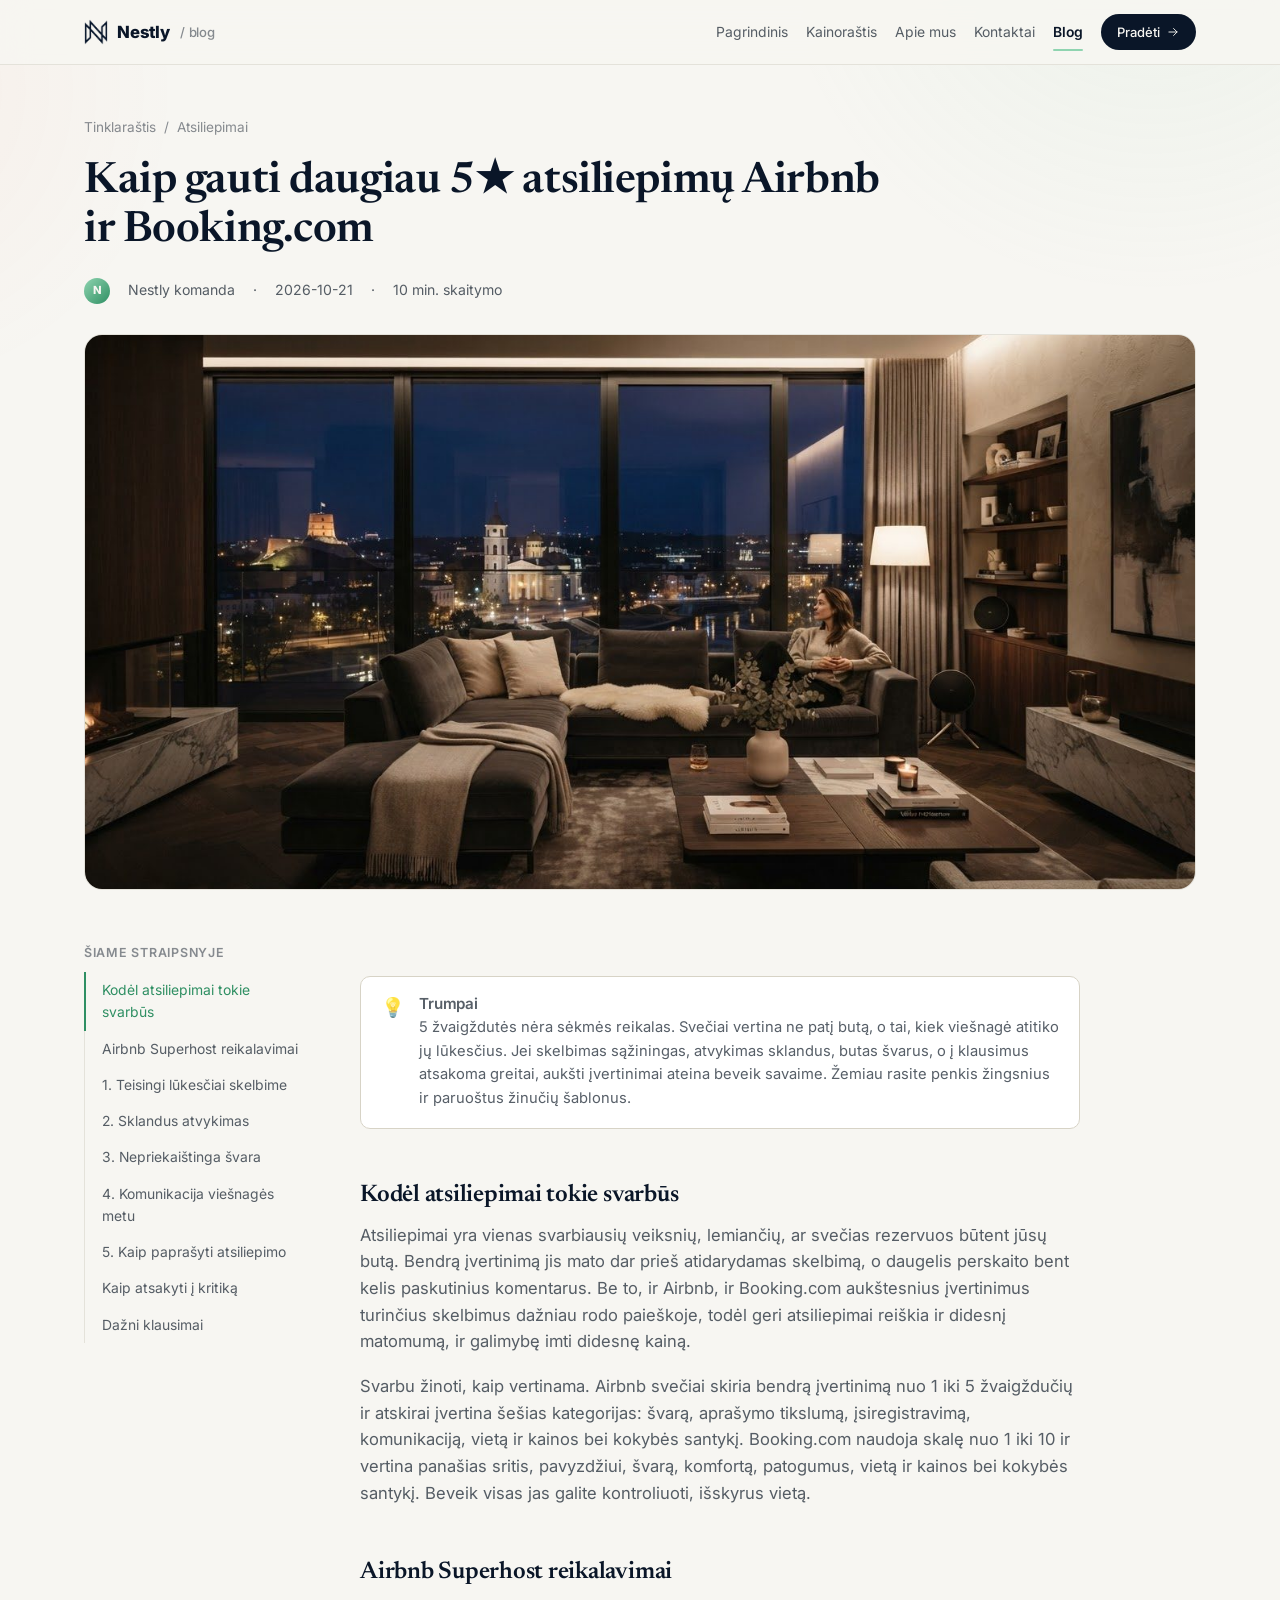
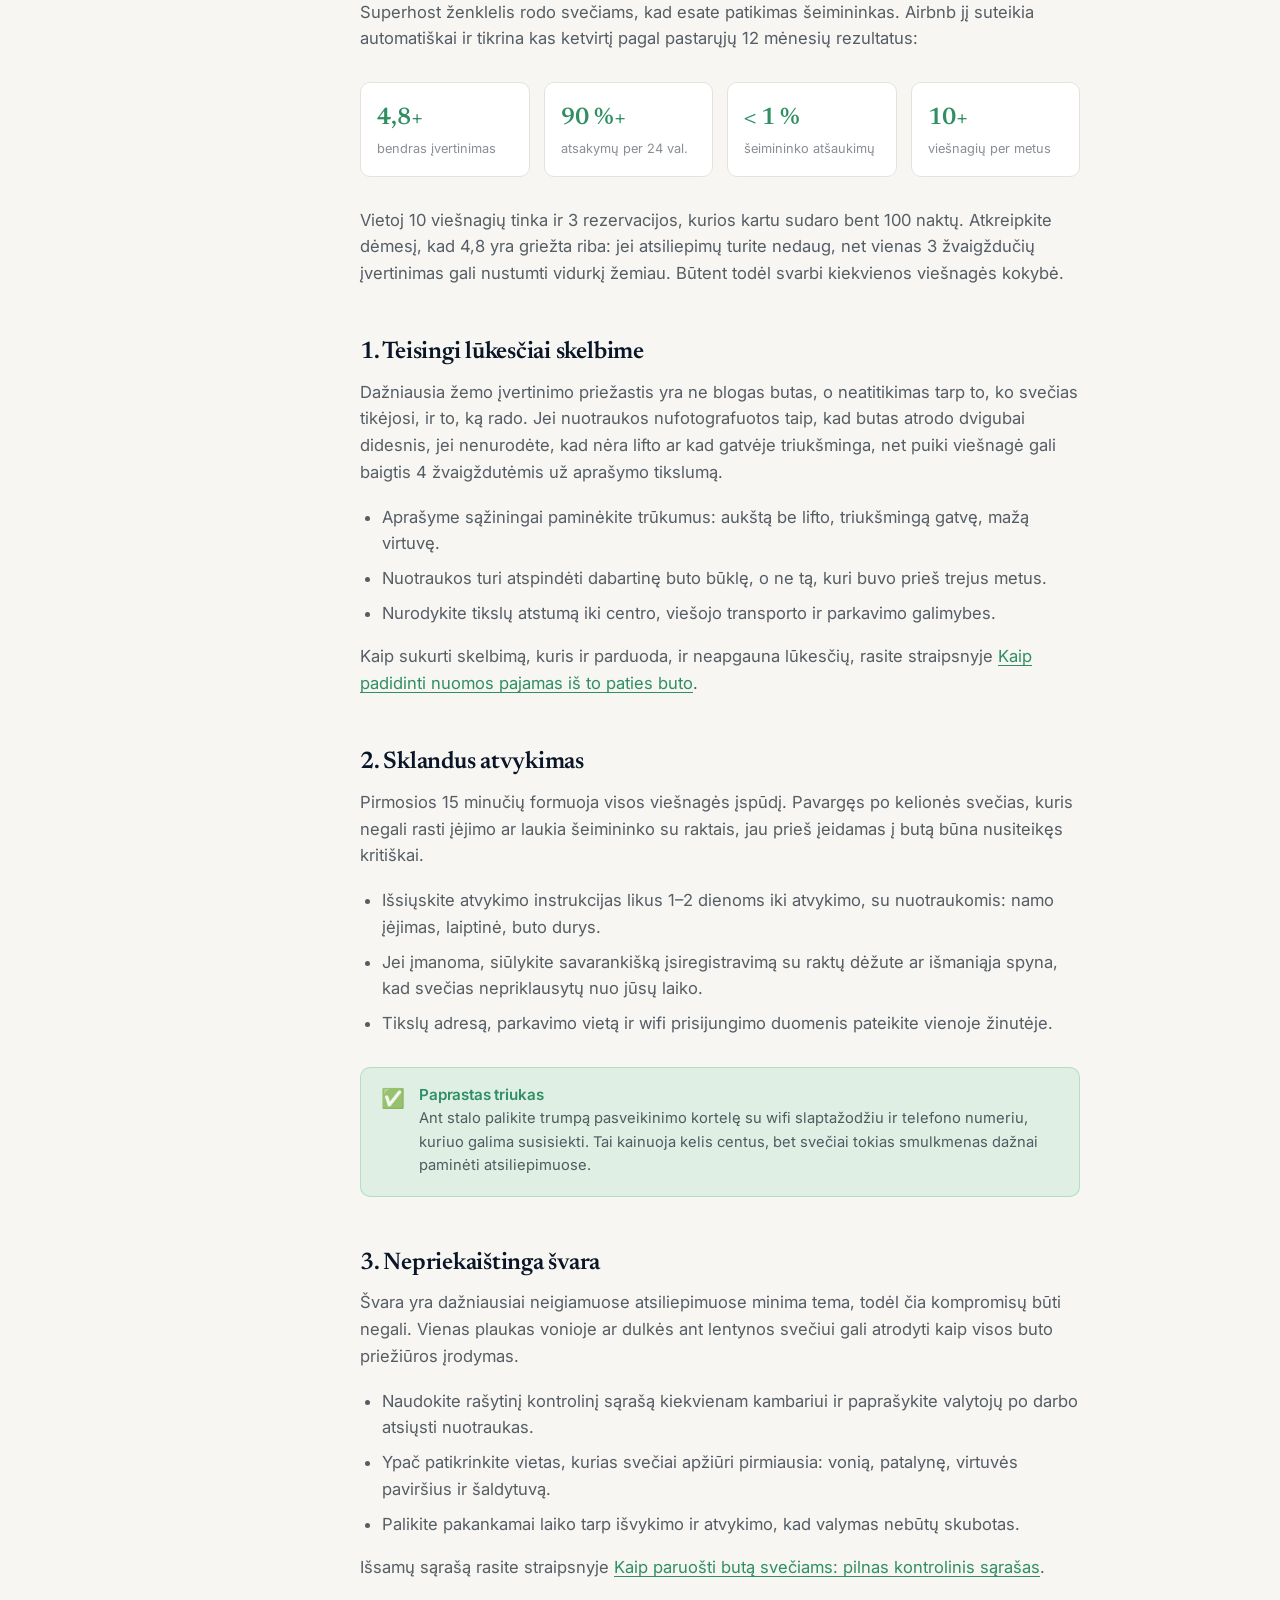
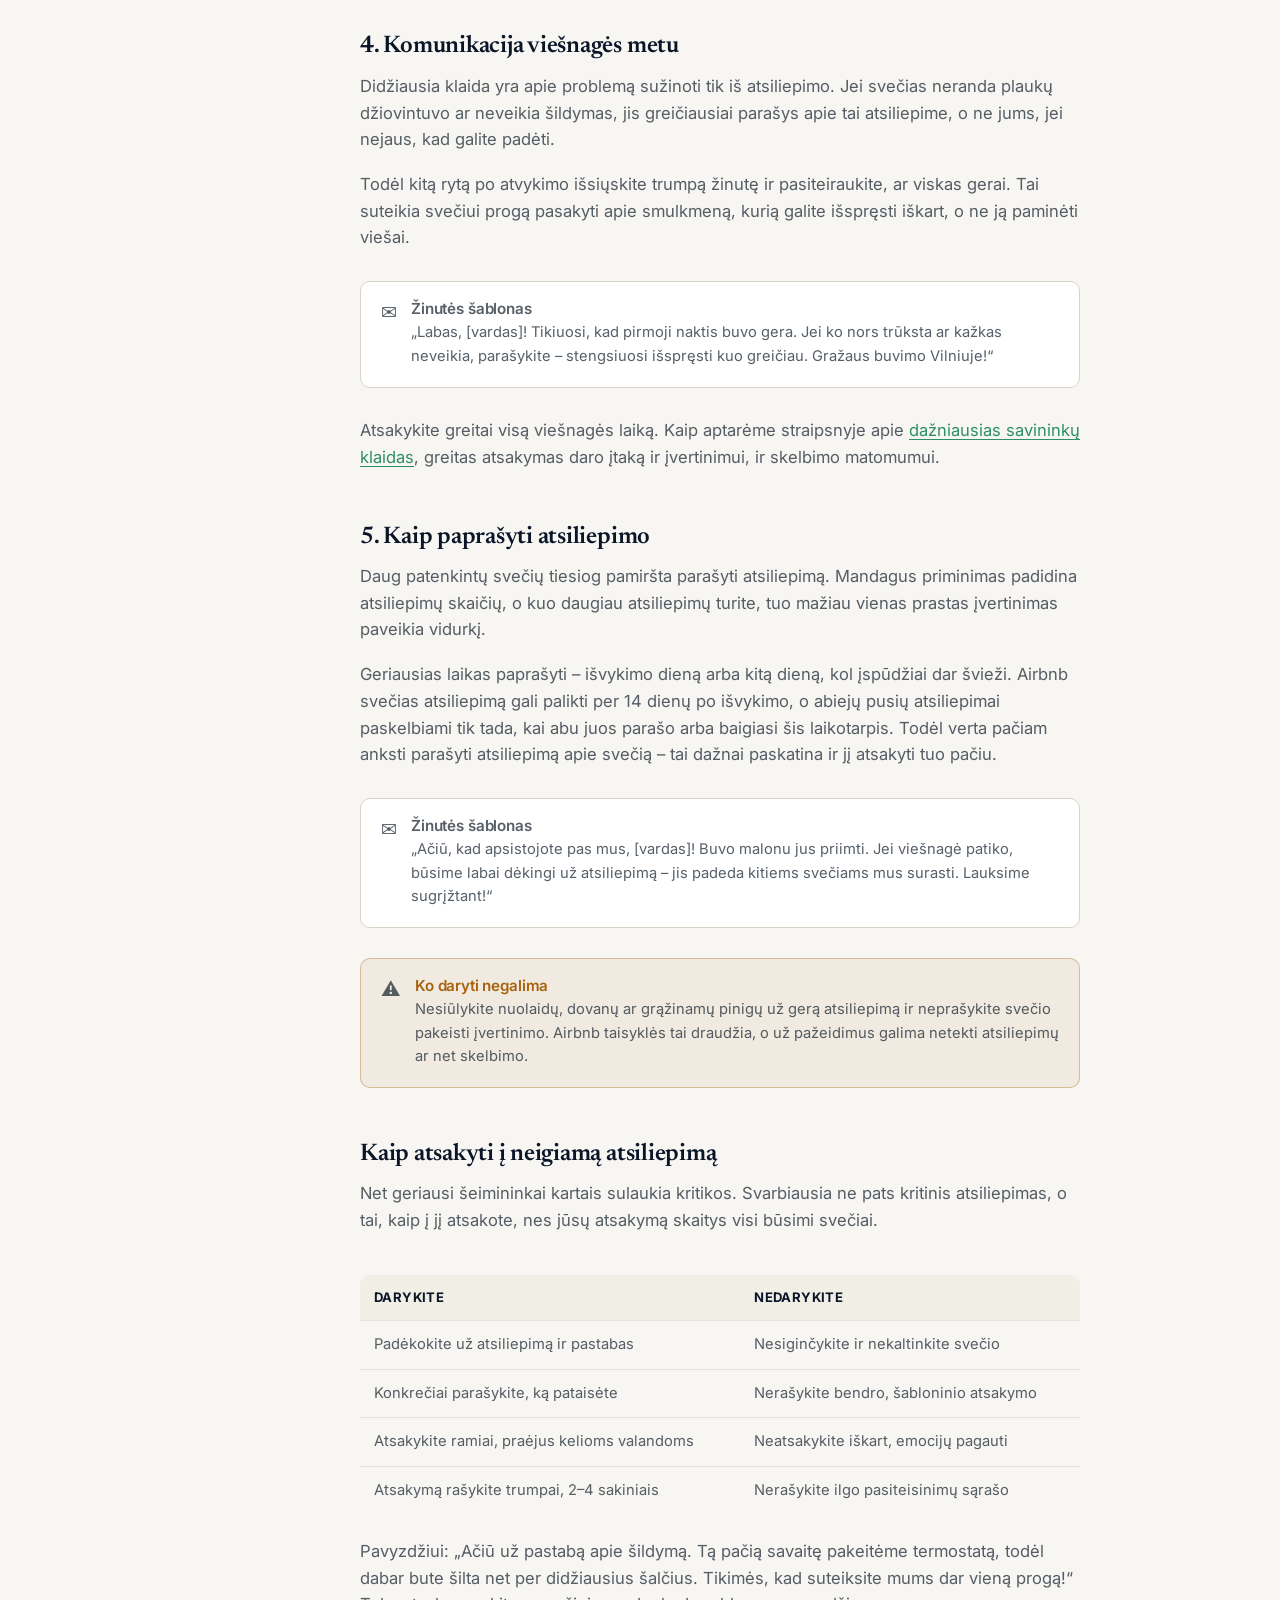
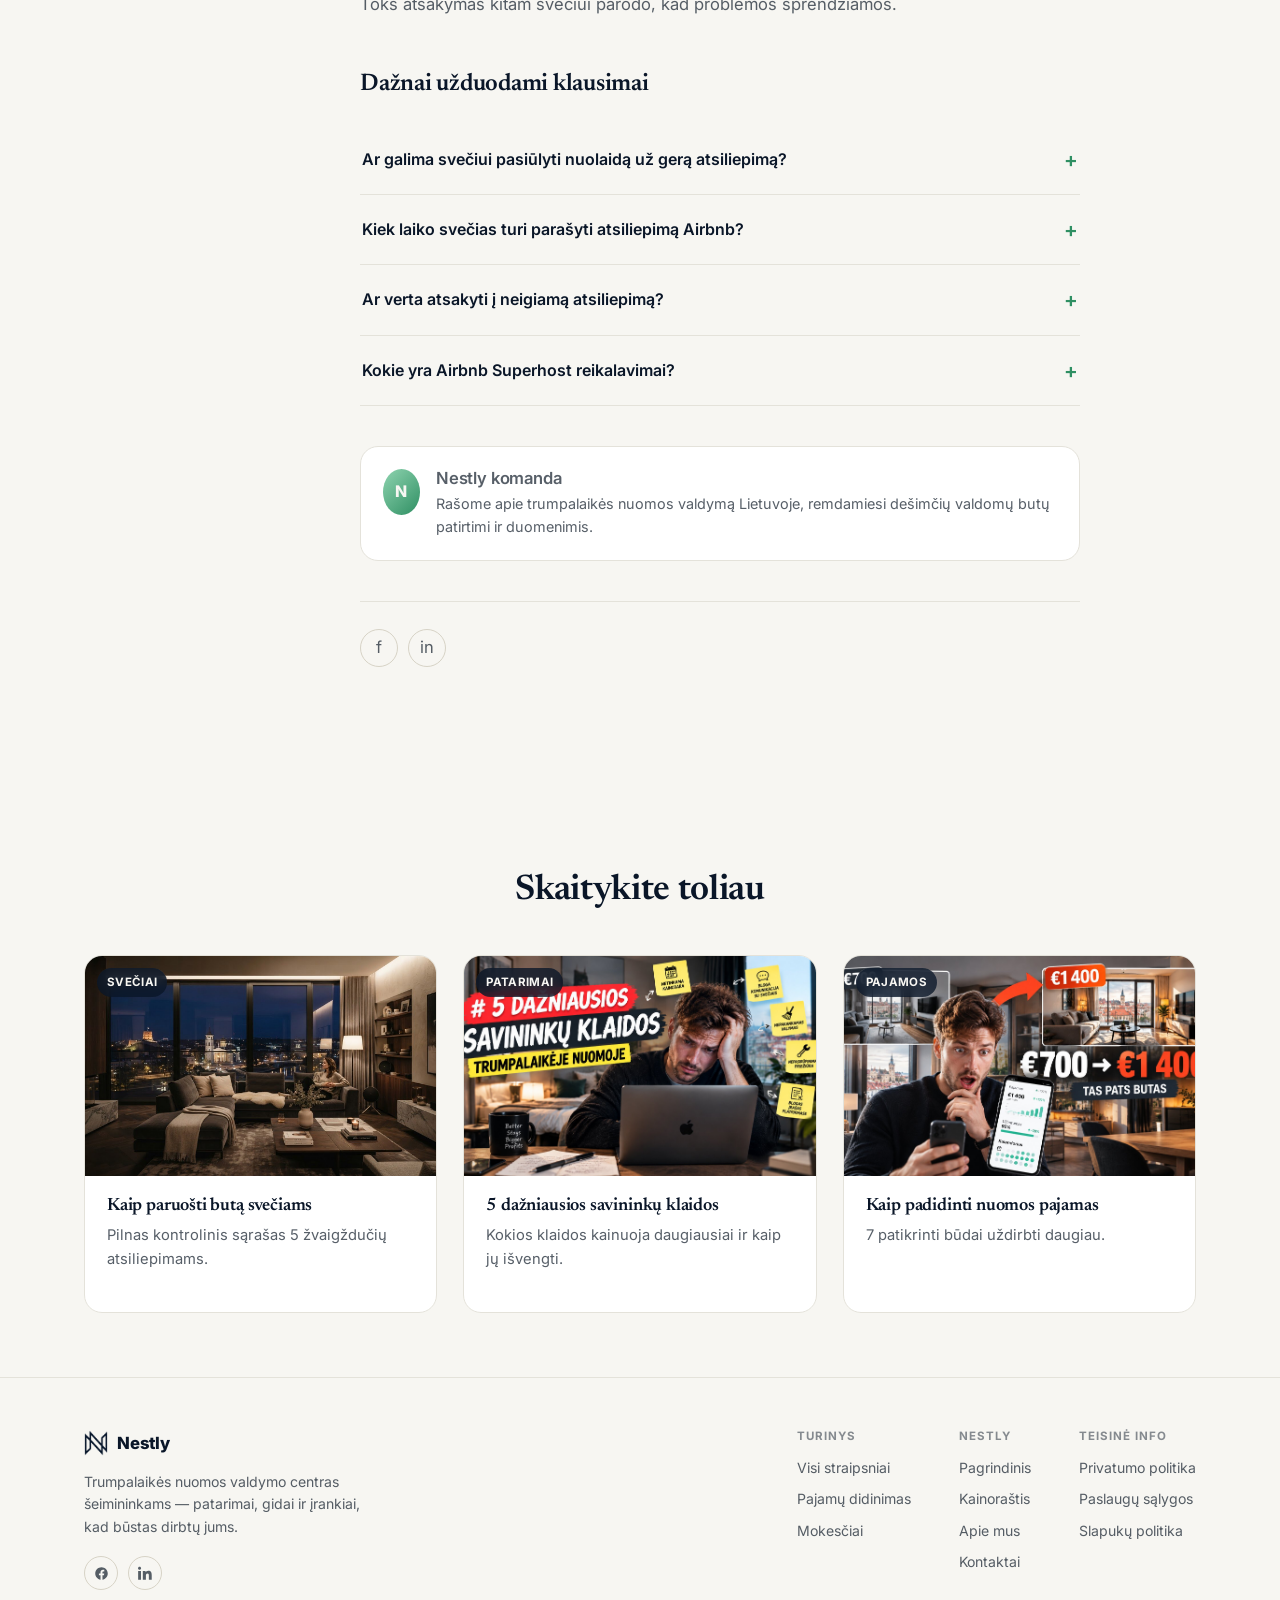
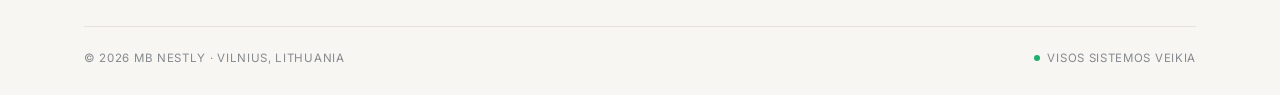
<file: articles/kaip-gauti-5-zvaigzduciu-atsiliepimus.html>
<!DOCTYPE html>
<html lang="lt" class="no-js">
<head>
<meta charset="UTF-8">
<script>document.documentElement.classList.remove('no-js')</script>
<meta name="viewport" content="width=device-width, initial-scale=1.0">
<link rel="icon" type="image/png" sizes="32x32" href="../assets/images/favicon-32.png">
<link rel="icon" type="image/png" sizes="16x16" href="../assets/images/favicon-16.png">
<link rel="apple-touch-icon" href="../assets/images/apple-touch-icon.png">
<title>Kaip gauti daugiau 5★ atsiliepimų Airbnb ir Booking.com | Nestly tinklaraštis</title>
<meta name="description" content="Kaip trumpalaikės nuomos savininkui gauti daugiau 5 žvaigždučių atsiliepimų Airbnb ir Booking.com: Superhost reikalavimai, atvykimas, švara, žinučių šablonai ir atsakymai į kritiką.">
<link rel="canonical" href="https://blog.nestly.lt/articles/kaip-gauti-5-zvaigzduciu-atsiliepimus.html">
<meta name="robots" content="index, follow">
<meta property="og:type" content="article">
<meta property="og:title" content="Kaip gauti daugiau 5★ atsiliepimų Airbnb ir Booking.com">
<meta property="og:description" content="Superhost reikalavimai, žinučių šablonai ir sistema, kuri atneša 5 žvaigždutes.">
<meta property="og:url" content="https://blog.nestly.lt/articles/kaip-gauti-5-zvaigzduciu-atsiliepimus.html">
<meta property="og:image" content="https://blog.nestly.lt/assets/images/cover-apartment-view.jpg">
<meta name="twitter:card" content="summary_large_image">
<link rel="stylesheet" href="../assets/style.css">
<script type="application/ld+json">
{
  "@context":"https://schema.org","@type":"Article",
  "headline":"Kaip gauti daugiau 5★ atsiliepimų Airbnb ir Booking.com",
  "description":"Praktinis gidas trumpalaikės nuomos savininkams, kaip sistemingai gauti daugiau 5 žvaigždučių atsiliepimų.",
  "image":"https://blog.nestly.lt/assets/images/cover-apartment-view.jpg",
  "author":{"@type":"Organization","name":"Nestly"},
  "publisher":{"@type":"Organization","name":"Nestly","url":"https://nestly.lt/"},
  "datePublished":"2026-10-21","dateModified":"2026-10-21",
  "mainEntityOfPage":"https://blog.nestly.lt/articles/kaip-gauti-5-zvaigzduciu-atsiliepimus.html"
}
</script>
<script type="application/ld+json">
{
  "@context":"https://schema.org","@type":"FAQPage",
  "mainEntity":[
    {"@type":"Question","name":"Ar galima svečiui pasiūlyti nuolaidą už gerą atsiliepimą?","acceptedAnswer":{"@type":"Answer","text":"Ne. Airbnb taisyklės draudžia skatinti atsiliepimus atlygiu ar spaudimu, o už tai galima netekti atsiliepimų ar net skelbimo. Galima tik mandagiai paprašyti palikti sąžiningą atsiliepimą."}},
    {"@type":"Question","name":"Kiek laiko svečias turi parašyti atsiliepimą Airbnb?","acceptedAnswer":{"@type":"Answer","text":"Airbnb svečias ir šeimininkas atsiliepimus gali parašyti per 14 dienų po išvykimo. Atsiliepimai paskelbiami, kai abu juos parašo arba kai baigiasi šis laikotarpis."}},
    {"@type":"Question","name":"Ar verta atsakyti į neigiamą atsiliepimą?","acceptedAnswer":{"@type":"Answer","text":"Taip. Ramus, konkretus ir mandagus viešas atsakymas parodo būsimiems svečiams, kad problemas sprendžiate. Būsimi svečiai dažnai labiau vertina atsakymo toną nei patį kritinį atsiliepimą."}},
    {"@type":"Question","name":"Kokie yra Airbnb Superhost reikalavimai?","acceptedAnswer":{"@type":"Answer","text":"Per pastaruosius 12 mėnesių reikia turėti bent 4,8 bendrą įvertinimą, atsakyti į 90 % ar daugiau užklausų per 24 valandas, šeimininko atšaukimų turėti mažiau nei 1 % ir priimti bent 10 viešnagių arba 3 rezervacijas, kurios kartu sudaro 100 ar daugiau naktų."}}
  ]
}
</script>
</head>
<body>
<div class="progress-bar"></div>

<header class="site">
  <nav class="nav">
    <a class="brand" href="../index.html"><img class="mark-img" src="../assets/images/logo-mark.png" alt="Nestly" width="26" height="28"> Nestly<span class="blogtag"> / blog</span></a>
    <div class="nav-links">
      <a href="https://nestly.lt/">Pagrindinis</a>
      <a href="https://nestly.lt/pricing">Kainoraštis</a>
      <a href="https://nestly.lt/about">Apie mus</a>
      <a href="https://nestly.lt/contact">Kontaktai</a>
      <a href="../index.html" class="current">Blog</a>
      <a class="nav-cta" href="https://owner.nestly.lt/register">Pradėti <svg viewBox="0 0 24 24" fill="none" stroke="currentColor" stroke-width="1.6" stroke-linecap="round" stroke-linejoin="round" aria-hidden="true"><path d="M5 12h14M13 6l6 6-6 6"></path></svg></a>
    </div>
    <button class="burger" aria-label="Meniu">☰</button>
  </nav>
</header>

<div class="container article-hero">
  <div class="breadcrumb"><a href="../index.html">Tinklaraštis</a> <span>/</span> <span>Atsiliepimai</span></div>
  <h1>Kaip gauti daugiau 5★ atsiliepimų Airbnb ir Booking.com</h1>
  <div class="article-meta">
    <span class="avatar">N</span><span>Nestly komanda</span><span>·</span><span>2026-10-21</span><span>·</span><span>10 min. skaitymo</span>
  </div>
  <div class="cover"><img src="../assets/images/cover-apartment-view.jpg" alt="Jaukus nuomojamas butas, paruoštas svečiams" loading="eager"></div>
</div>

<div class="container article-layout">
  <aside class="toc reveal">
    <h4>Šiame straipsnyje</h4>
    <ol>
      <li><a href="#kodel-svarbu">Kodėl atsiliepimai tokie svarbūs</a></li>
      <li><a href="#superhost">Airbnb Superhost reikalavimai</a></li>
      <li><a href="#lukesciai">1. Teisingi lūkesčiai skelbime</a></li>
      <li><a href="#atvykimas">2. Sklandus atvykimas</a></li>
      <li><a href="#svara">3. Nepriekaištinga švara</a></li>
      <li><a href="#komunikacija">4. Komunikacija viešnagės metu</a></li>
      <li><a href="#paprasyti">5. Kaip paprašyti atsiliepimo</a></li>
      <li><a href="#kritika">Kaip atsakyti į kritiką</a></li>
      <li><a href="#duk">Dažni klausimai</a></li>
    </ol>
  </aside>

  <article class="prose">
    <div class="callout tldr reveal">
      <span class="icon">💡</span>
      <div><h4>Trumpai</h4><p>5 žvaigždutės nėra sėkmės reikalas. Svečiai vertina ne patį butą, o tai, kiek viešnagė atitiko jų lūkesčius. Jei skelbimas sąžiningas, atvykimas sklandus, butas švarus, o į klausimus atsakoma greitai, aukšti įvertinimai ateina beveik savaime. Žemiau rasite penkis žingsnius ir paruoštus žinučių šablonus.</p></div>
    </div>

    <h2 id="kodel-svarbu">Kodėl atsiliepimai tokie svarbūs</h2>
    <p>Atsiliepimai yra vienas svarbiausių veiksnių, lemiančių, ar svečias rezervuos būtent jūsų butą. Bendrą įvertinimą jis mato dar prieš atidarydamas skelbimą, o daugelis perskaito bent kelis paskutinius komentarus. Be to, ir Airbnb, ir Booking.com aukštesnius įvertinimus turinčius skelbimus dažniau rodo paieškoje, todėl geri atsiliepimai reiškia ir didesnį matomumą, ir galimybę imti didesnę kainą.</p>
    <p>Svarbu žinoti, kaip vertinama. Airbnb svečiai skiria bendrą įvertinimą nuo 1 iki 5 žvaigždučių ir atskirai įvertina šešias kategorijas: švarą, aprašymo tikslumą, įsiregistravimą, komunikaciją, vietą ir kainos bei kokybės santykį. Booking.com naudoja skalę nuo 1 iki 10 ir vertina panašias sritis, pavyzdžiui, švarą, komfortą, patogumus, vietą ir kainos bei kokybės santykį. Beveik visas jas galite kontroliuoti, išskyrus vietą.</p>

    <h2 id="superhost">Airbnb Superhost reikalavimai</h2>
    <p>Superhost ženklelis rodo svečiams, kad esate patikimas šeimininkas. Airbnb jį suteikia automatiškai ir tikrina kas ketvirtį pagal pastarųjų 12 mėnesių rezultatus:</p>
    <div class="mini-stats reveal">
      <div class="mini-stat"><div class="n">4,8+</div><div class="l">bendras įvertinimas</div></div>
      <div class="mini-stat"><div class="n">90 %+</div><div class="l">atsakymų per 24 val.</div></div>
      <div class="mini-stat"><div class="n">&lt; 1 %</div><div class="l">šeimininko atšaukimų</div></div>
      <div class="mini-stat"><div class="n">10+</div><div class="l">viešnagių per metus</div></div>
    </div>
    <p>Vietoj 10 viešnagių tinka ir 3 rezervacijos, kurios kartu sudaro bent 100 naktų. Atkreipkite dėmesį, kad 4,8 yra griežta riba: jei atsiliepimų turite nedaug, net vienas 3 žvaigždučių įvertinimas gali nustumti vidurkį žemiau. Būtent todėl svarbi kiekvienos viešnagės kokybė.</p>

    <h2 id="lukesciai">1. Teisingi lūkesčiai skelbime</h2>
    <p>Dažniausia žemo įvertinimo priežastis yra ne blogas butas, o neatitikimas tarp to, ko svečias tikėjosi, ir to, ką rado. Jei nuotraukos nufotografuotos taip, kad butas atrodo dvigubai didesnis, jei nenurodėte, kad nėra lifto ar kad gatvėje triukšminga, net puiki viešnagė gali baigtis 4 žvaigždutėmis už aprašymo tikslumą.</p>
    <ul>
      <li>Aprašyme sąžiningai paminėkite trūkumus: aukštą be lifto, triukšmingą gatvę, mažą virtuvę.</li>
      <li>Nuotraukos turi atspindėti dabartinę buto būklę, o ne tą, kuri buvo prieš trejus metus.</li>
      <li>Nurodykite tikslų atstumą iki centro, viešojo transporto ir parkavimo galimybes.</li>
    </ul>
    <p>Kaip sukurti skelbimą, kuris ir parduoda, ir neapgauna lūkesčių, rasite straipsnyje <a class="inline-link" href="kaip-padidinti-nuomos-pajamas.html">Kaip padidinti nuomos pajamas iš to paties buto</a>.</p>

    <h2 id="atvykimas">2. Sklandus atvykimas</h2>
    <p>Pirmosios 15 minučių formuoja visos viešnagės įspūdį. Pavargęs po kelionės svečias, kuris negali rasti įėjimo ar laukia šeimininko su raktais, jau prieš įeidamas į butą būna nusiteikęs kritiškai.</p>
    <ul>
      <li>Išsiųskite atvykimo instrukcijas likus 1–2 dienoms iki atvykimo, su nuotraukomis: namo įėjimas, laiptinė, buto durys.</li>
      <li>Jei įmanoma, siūlykite savarankišką įsiregistravimą su raktų dėžute ar išmaniąja spyna, kad svečias nepriklausytų nuo jūsų laiko.</li>
      <li>Tikslų adresą, parkavimo vietą ir wifi prisijungimo duomenis pateikite vienoje žinutėje.</li>
    </ul>
    <div class="callout tip reveal">
      <span class="icon">✅</span>
      <div><h4>Paprastas triukas</h4><p>Ant stalo palikite trumpą pasveikinimo kortelę su wifi slaptažodžiu ir telefono numeriu, kuriuo galima susisiekti. Tai kainuoja kelis centus, bet svečiai tokias smulkmenas dažnai paminėti atsiliepimuose.</p></div>
    </div>

    <h2 id="svara">3. Nepriekaištinga švara</h2>
    <p>Švara yra dažniausiai neigiamuose atsiliepimuose minima tema, todėl čia kompromisų būti negali. Vienas plaukas vonioje ar dulkės ant lentynos svečiui gali atrodyti kaip visos buto priežiūros įrodymas.</p>
    <ul>
      <li>Naudokite rašytinį kontrolinį sąrašą kiekvienam kambariui ir paprašykite valytojų po darbo atsiųsti nuotraukas.</li>
      <li>Ypač patikrinkite vietas, kurias svečiai apžiūri pirmiausia: vonią, patalynę, virtuvės paviršius ir šaldytuvą.</li>
      <li>Palikite pakankamai laiko tarp išvykimo ir atvykimo, kad valymas nebūtų skubotas.</li>
    </ul>
    <p>Išsamų sąrašą rasite straipsnyje <a class="inline-link" href="kaip-paruosti-buta-sveciams.html">Kaip paruošti butą svečiams: pilnas kontrolinis sąrašas</a>.</p>

    <h2 id="komunikacija">4. Komunikacija viešnagės metu</h2>
    <p>Didžiausia klaida yra apie problemą sužinoti tik iš atsiliepimo. Jei svečias neranda plaukų džiovintuvo ar neveikia šildymas, jis greičiausiai parašys apie tai atsiliepime, o ne jums, jei nejaus, kad galite padėti.</p>
    <p>Todėl kitą rytą po atvykimo išsiųskite trumpą žinutę ir pasiteiraukite, ar viskas gerai. Tai suteikia svečiui progą pasakyti apie smulkmeną, kurią galite išspręsti iškart, o ne ją paminėti viešai.</p>
    <div class="callout tldr reveal">
      <span class="icon">✉️</span>
      <div><h4>Žinutės šablonas</h4><p>„Labas, [vardas]! Tikiuosi, kad pirmoji naktis buvo gera. Jei ko nors trūksta ar kažkas neveikia, parašykite – stengsiuosi išspręsti kuo greičiau. Gražaus buvimo Vilniuje!“</p></div>
    </div>
    <p>Atsakykite greitai visą viešnagės laiką. Kaip aptarėme straipsnyje apie <a class="inline-link" href="5-klaidos-savininkams.html">dažniausias savininkų klaidas</a>, greitas atsakymas daro įtaką ir įvertinimui, ir skelbimo matomumui.</p>

    <h2 id="paprasyti">5. Kaip paprašyti atsiliepimo</h2>
    <p>Daug patenkintų svečių tiesiog pamiršta parašyti atsiliepimą. Mandagus priminimas padidina atsiliepimų skaičių, o kuo daugiau atsiliepimų turite, tuo mažiau vienas prastas įvertinimas paveikia vidurkį.</p>
    <p>Geriausias laikas paprašyti – išvykimo dieną arba kitą dieną, kol įspūdžiai dar švieži. Airbnb svečias atsiliepimą gali palikti per 14 dienų po išvykimo, o abiejų pusių atsiliepimai paskelbiami tik tada, kai abu juos parašo arba baigiasi šis laikotarpis. Todėl verta pačiam anksti parašyti atsiliepimą apie svečią – tai dažnai paskatina ir jį atsakyti tuo pačiu.</p>
    <div class="callout tldr reveal">
      <span class="icon">✉️</span>
      <div><h4>Žinutės šablonas</h4><p>„Ačiū, kad apsistojote pas mus, [vardas]! Buvo malonu jus priimti. Jei viešnagė patiko, būsime labai dėkingi už atsiliepimą – jis padeda kitiems svečiams mus surasti. Lauksime sugrįžtant!“</p></div>
    </div>
    <div class="callout warn reveal">
      <span class="icon">⚠️</span>
      <div><h4>Ko daryti negalima</h4><p>Nesiūlykite nuolaidų, dovanų ar grąžinamų pinigų už gerą atsiliepimą ir neprašykite svečio pakeisti įvertinimo. Airbnb taisyklės tai draudžia, o už pažeidimus galima netekti atsiliepimų ar net skelbimo.</p></div>
    </div>

    <h2 id="kritika">Kaip atsakyti į neigiamą atsiliepimą</h2>
    <p>Net geriausi šeimininkai kartais sulaukia kritikos. Svarbiausia ne pats kritinis atsiliepimas, o tai, kaip į jį atsakote, nes jūsų atsakymą skaitys visi būsimi svečiai.</p>
    <div class="table-wrap">
      <table class="data-table">
        <thead><tr><th>Darykite</th><th>Nedarykite</th></tr></thead>
        <tbody>
          <tr><td>Padėkokite už atsiliepimą ir pastabas</td><td>Nesiginčykite ir nekaltinkite svečio</td></tr>
          <tr><td>Konkrečiai parašykite, ką pataisėte</td><td>Nerašykite bendro, šabloninio atsakymo</td></tr>
          <tr><td>Atsakykite ramiai, praėjus kelioms valandoms</td><td>Neatsakykite iškart, emocijų pagauti</td></tr>
          <tr><td>Atsakymą rašykite trumpai, 2–4 sakiniais</td><td>Nerašykite ilgo pasiteisinimų sąrašo</td></tr>
        </tbody>
      </table>
    </div>
    <p>Pavyzdžiui: „Ačiū už pastabą apie šildymą. Tą pačią savaitę pakeitėme termostatą, todėl dabar bute šilta net per didžiausius šalčius. Tikimės, kad suteiksite mums dar vieną progą!“ Toks atsakymas kitam svečiui parodo, kad problemos sprendžiamos.</p>

    <h2 id="duk">Dažnai užduodami klausimai</h2>
    <div class="faq">
      <div class="faq-item">
        <div class="faq-q"><span>Ar galima svečiui pasiūlyti nuolaidą už gerą atsiliepimą?</span><span class="plus">+</span></div>
        <div class="faq-a"><p>Ne. Airbnb taisyklės draudžia skatinti atsiliepimus atlygiu ar spaudimu, o už tai galima netekti atsiliepimų ar net skelbimo. Galima tik mandagiai paprašyti palikti sąžiningą atsiliepimą.</p></div>
      </div>
      <div class="faq-item">
        <div class="faq-q"><span>Kiek laiko svečias turi parašyti atsiliepimą Airbnb?</span><span class="plus">+</span></div>
        <div class="faq-a"><p>Airbnb svečias ir šeimininkas atsiliepimus gali parašyti per 14 dienų po išvykimo. Atsiliepimai paskelbiami, kai abu juos parašo arba kai baigiasi šis laikotarpis.</p></div>
      </div>
      <div class="faq-item">
        <div class="faq-q"><span>Ar verta atsakyti į neigiamą atsiliepimą?</span><span class="plus">+</span></div>
        <div class="faq-a"><p>Taip. Ramus, konkretus ir mandagus viešas atsakymas parodo būsimiems svečiams, kad problemas sprendžiate. Būsimi svečiai dažnai labiau vertina atsakymo toną nei patį kritinį atsiliepimą.</p></div>
      </div>
      <div class="faq-item">
        <div class="faq-q"><span>Kokie yra Airbnb Superhost reikalavimai?</span><span class="plus">+</span></div>
        <div class="faq-a"><p>Per pastaruosius 12 mėnesių reikia turėti bent 4,8 bendrą įvertinimą, atsakyti į 90 % ar daugiau užklausų per 24 valandas, šeimininko atšaukimų turėti mažiau nei 1 % ir priimti bent 10 viešnagių arba 3 rezervacijas, kurios kartu sudaro 100 ar daugiau naktų.</p></div>
      </div>
    </div>

    <div class="author-box">
      <span class="avatar">N</span>
      <div><h4>Nestly komanda</h4><p>Rašome apie trumpalaikės nuomos valdymą Lietuvoje, remdamiesi dešimčių valdomų butų patirtimi ir duomenimis.</p></div>
    </div>

    <div class="share-row">
      <a href="https://www.facebook.com/sharer/sharer.php?u=https://blog.nestly.lt/articles/kaip-gauti-5-zvaigzduciu-atsiliepimus.html" aria-label="Dalintis Facebook" target="_blank" rel="noopener">f</a>
      <a href="https://www.linkedin.com/sharing/share-offsite/?url=https://blog.nestly.lt/articles/kaip-gauti-5-zvaigzduciu-atsiliepimus.html" aria-label="Dalintis LinkedIn" target="_blank" rel="noopener">in</a>
    </div>
  </article>
</div>

<section class="section related">
  <div class="container">
    <div class="section-head reveal"><h2>Skaitykite toliau</h2></div>
    <div class="grid">
      <a class="card" href="kaip-paruosti-buta-sveciams.html">
        <div class="thumb"><span class="tag">Svečiai</span><img src="../assets/images/cover-apartment-view.jpg" alt="Jaukus butas su vaizdu" loading="lazy"></div>
        <div class="body"><h3>Kaip paruošti butą svečiams</h3><p>Pilnas kontrolinis sąrašas 5 žvaigždučių atsiliepimams.</p></div>
      </a>
      <a class="card" href="5-klaidos-savininkams.html">
        <div class="thumb"><span class="tag">Patarimai</span><img src="../assets/images/cover-cleaning.jpg" alt="Buto priežiūra ir valymas" loading="lazy"></div>
        <div class="body"><h3>5 dažniausios savininkų klaidos</h3><p>Kokios klaidos kainuoja daugiausiai ir kaip jų išvengti.</p></div>
      </a>
      <a class="card" href="kaip-padidinti-nuomos-pajamas.html">
        <div class="thumb"><span class="tag">Pajamos</span><img src="../assets/images/cover-pajamos-dashboard.jpg" alt="Pajamų skydelis" loading="lazy"></div>
        <div class="body"><h3>Kaip padidinti nuomos pajamas</h3><p>7 patikrinti būdai uždirbti daugiau.</p></div>
      </a>
    </div>
  </div>
</section>

<footer class="site">
  <div class="container">
    <div class="footer-top">
      <div class="footer-brand">
        <a class="brand" href="../index.html"><img class="mark-img" src="../assets/images/logo-mark.png" alt="Nestly" width="26" height="28"> Nestly</a>
        <p>Trumpalaikės nuomos valdymo centras šeimininkams — patarimai, gidai ir įrankiai, kad būstas dirbtų jums.</p>
        <div class="footer-social">
          <a href="https://www.facebook.com/nestlyLT" target="_blank" rel="noopener noreferrer" aria-label="Facebook"><svg width="15" height="15" viewBox="0 0 24 24" fill="currentColor"><path d="M22 12.06C22 6.53 17.52 2.04 12 2.04S2 6.53 2 12.06c0 5 3.66 9.13 8.44 9.9v-7h-2.54v-2.9h2.54V9.85c0-2.51 1.49-3.9 3.77-3.9 1.1 0 2.24.2 2.24.2v2.46h-1.26c-1.24 0-1.63.77-1.63 1.56v1.88h2.78l-.44 2.9h-2.34v7c4.78-.77 8.44-4.9 8.44-9.9z"/></svg></a>
          <a href="https://www.linkedin.com/company/nestlyltu/?viewAsMember=true" target="_blank" rel="noopener noreferrer" aria-label="LinkedIn"><svg width="15" height="15" viewBox="0 0 24 24" fill="currentColor"><path d="M4.98 3.5C4.98 4.88 3.87 6 2.5 6S0 4.88 0 3.5 1.12 1 2.5 1s2.48 1.12 2.48 2.5zM.22 8h4.56v14H.22V8zm7.5 0h4.37v1.92h.06c.61-1.15 2.1-2.36 4.32-2.36 4.62 0 5.47 3.04 5.47 7v7.44h-4.56v-6.6c0-1.57-.03-3.6-2.2-3.6-2.2 0-2.54 1.72-2.54 3.5V22H7.72V8z"/></svg></a>
        </div>
      </div>
      <div class="footer-cols">
        <div class="footer-col">
          <h4>Turinys</h4>
          <ul>
            <li><a href="../index.html">Visi straipsniai</a></li>
            <li><a href="../articles/kaip-padidinti-nuomos-pajamas.html">Pajamų didinimas</a></li>
            <li><a href="../articles/trumpalaikes-nuomos-mokesciai-lietuvoje.html">Mokesčiai</a></li>
          </ul>
        </div>
        <div class="footer-col">
          <h4>Nestly</h4>
          <ul>
            <li><a href="https://nestly.lt/">Pagrindinis</a></li>
            <li><a href="https://nestly.lt/pricing">Kainoraštis</a></li>
            <li><a href="https://nestly.lt/about">Apie mus</a></li>
            <li><a href="https://nestly.lt/contact">Kontaktai</a></li>
          </ul>
        </div>
        <div class="footer-col">
          <h4>Teisinė info</h4>
          <ul>
            <li><a href="https://nestly.lt/privacy-policy">Privatumo politika</a></li>
            <li><a href="https://nestly.lt/terms">Paslaugų sąlygos</a></li>
            <li><a href="https://nestly.lt/cookie-policy">Slapukų politika</a></li>
          </ul>
        </div>
      </div>
    </div>
    <div class="bottom-row">
      <span>© 2026 MB Nestly · Vilnius, Lithuania</span>
      <span class="status-live"><span class="status-dot"></span> Visos sistemos veikia</span>
    </div>
  </div>
</footer>

<script src="../assets/script.js"></script>
</body>
</html>
</file>
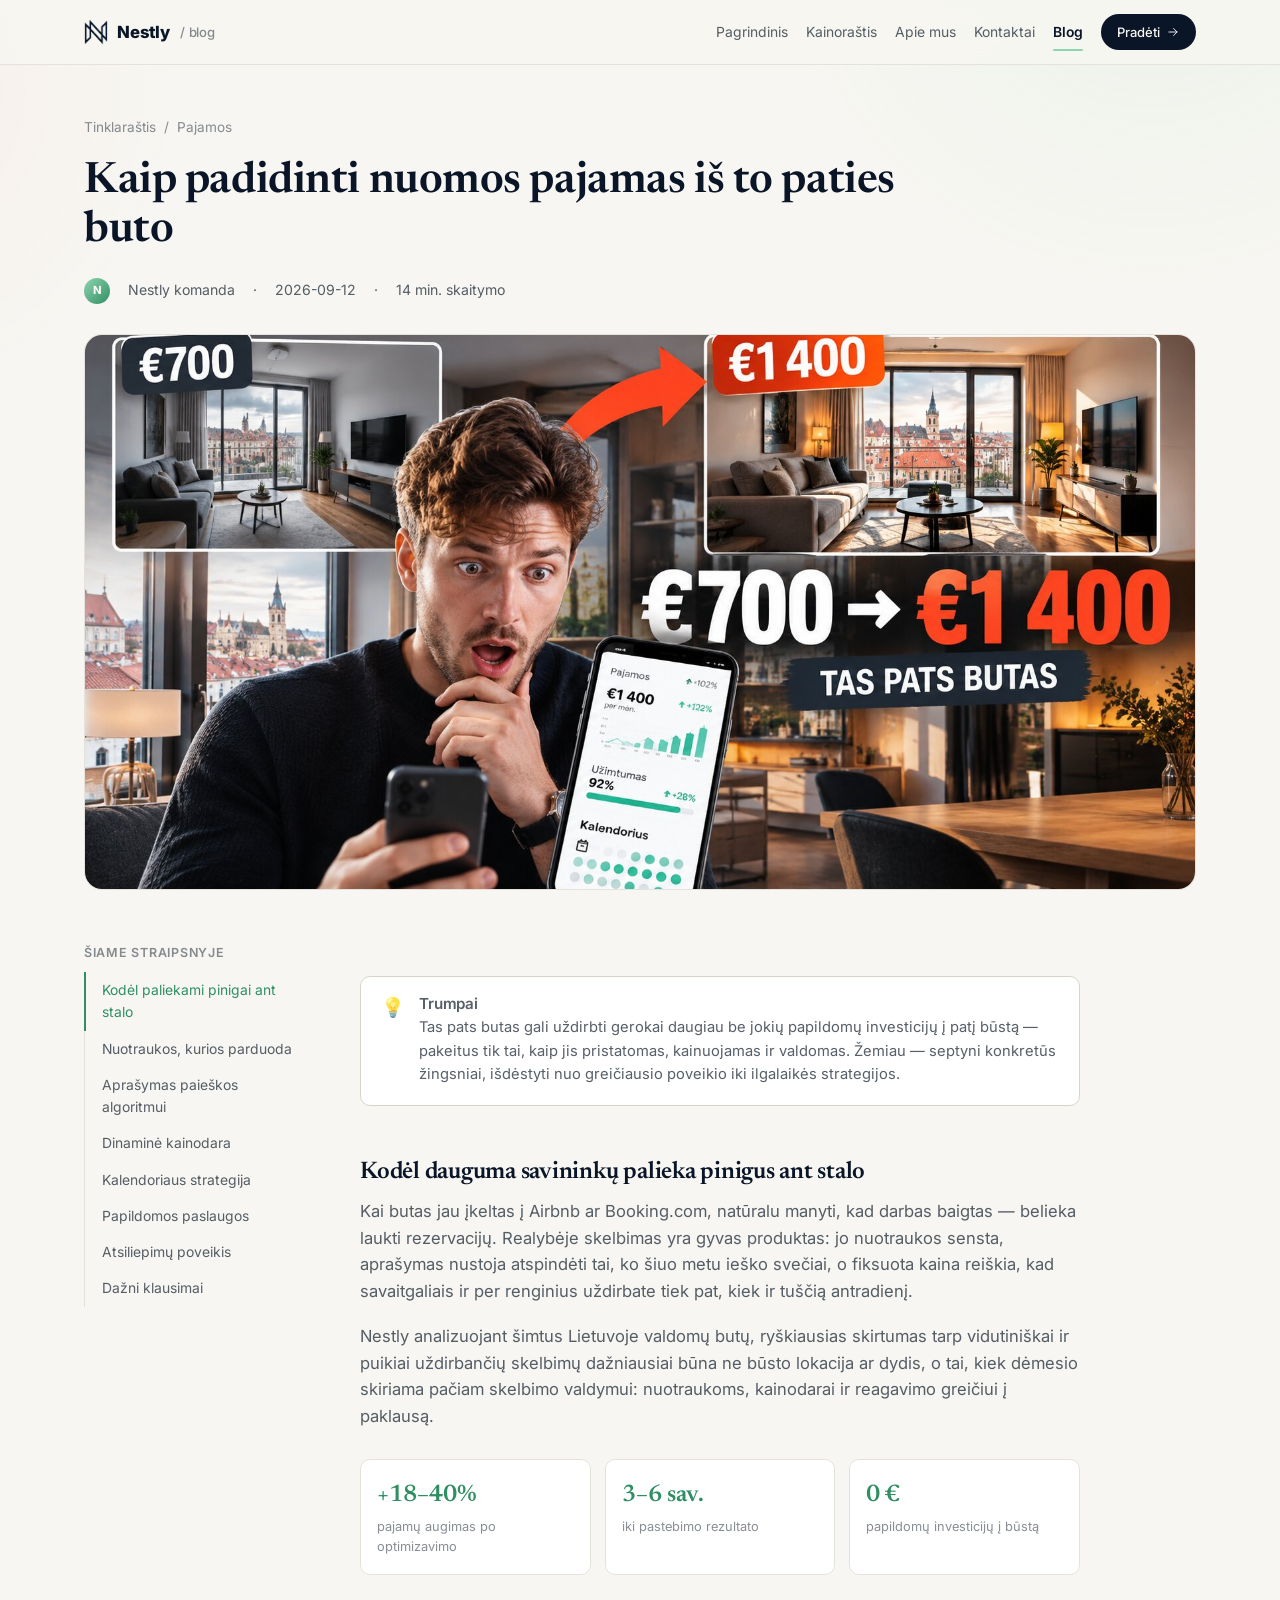
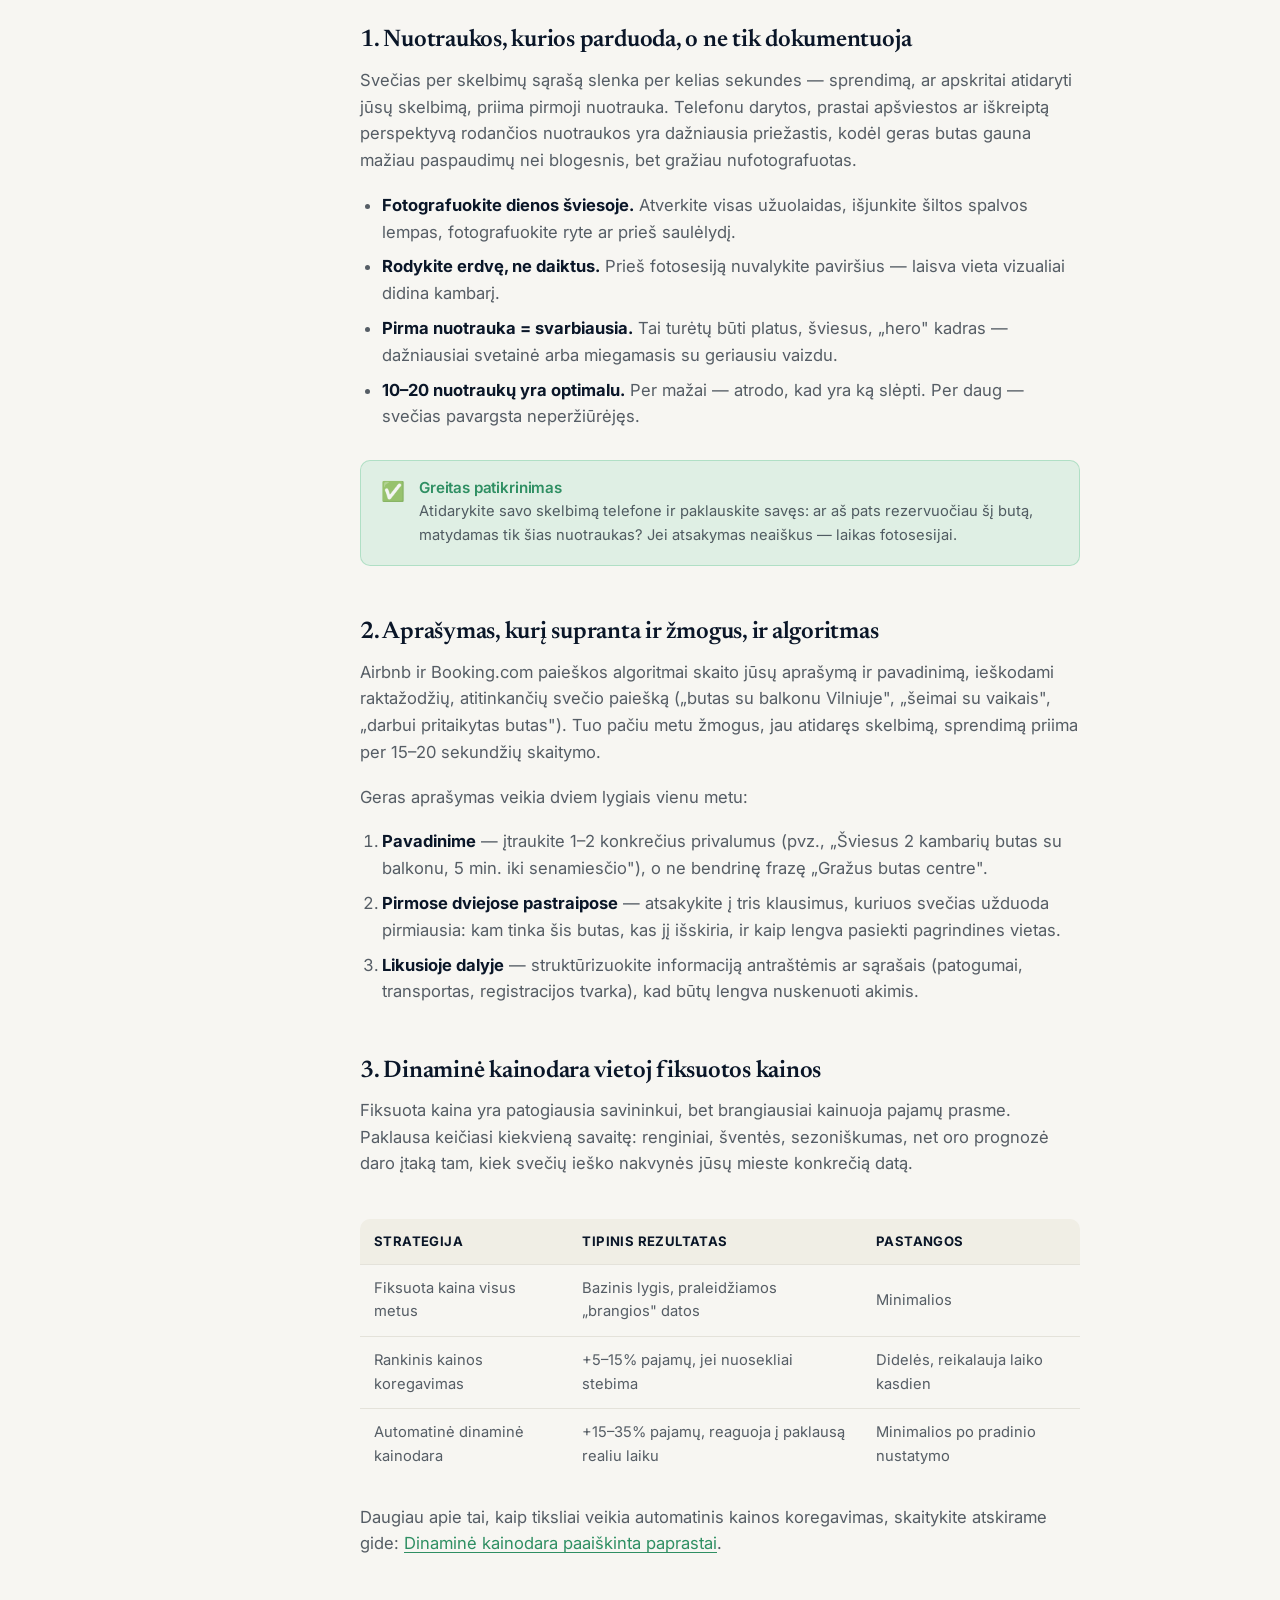
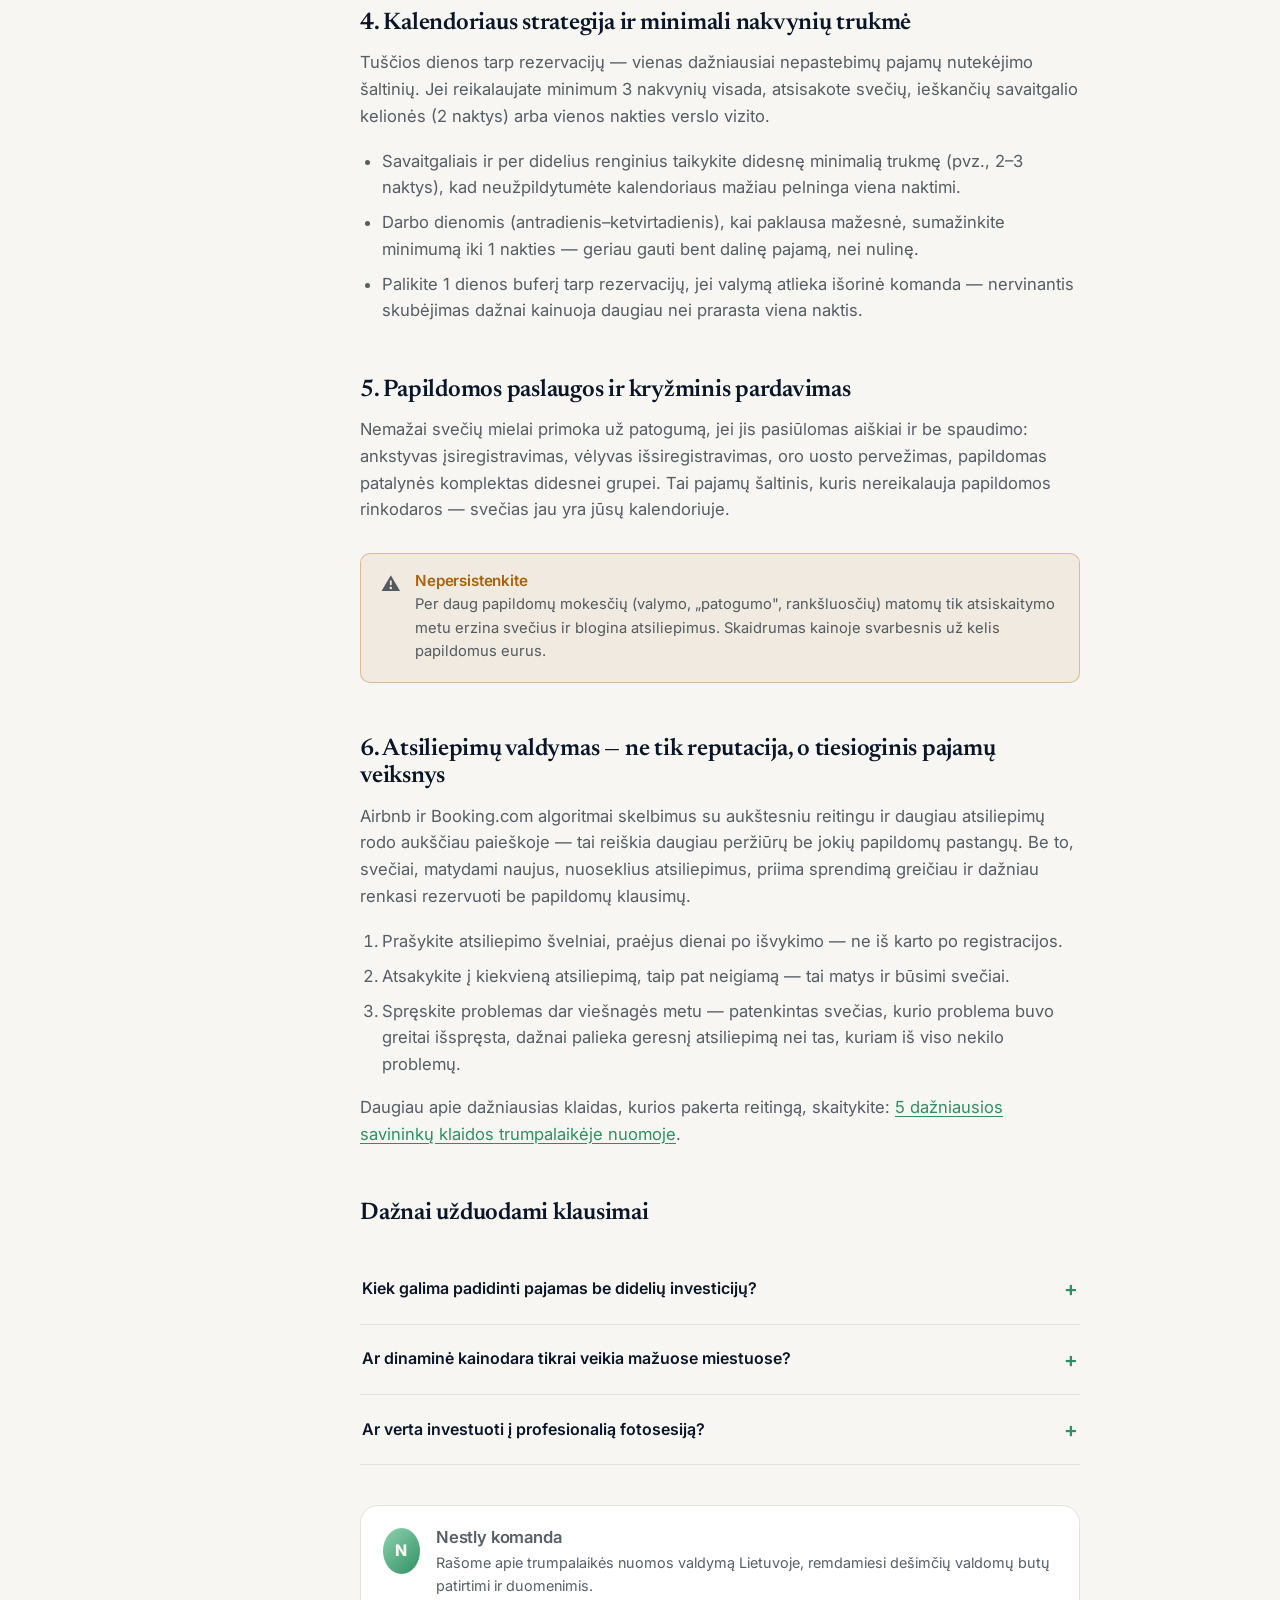
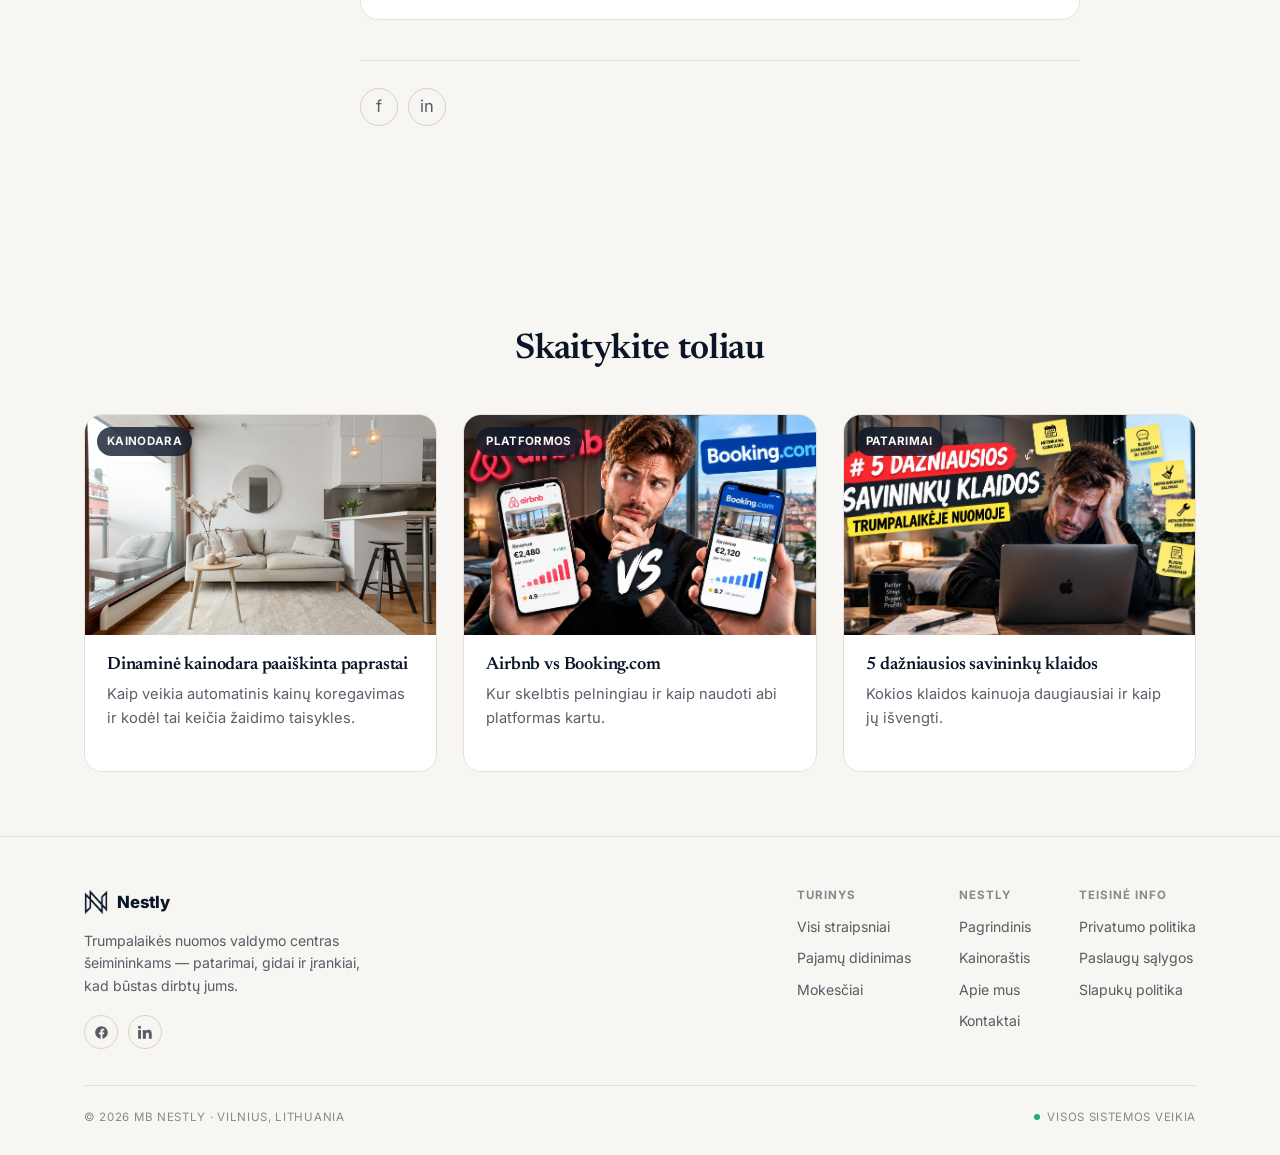
<file: articles/kaip-padidinti-nuomos-pajamas.html>
<!DOCTYPE html>
<html lang="lt" class="no-js">
<head>
<meta charset="UTF-8">
<script>document.documentElement.classList.remove('no-js')</script>
<meta name="viewport" content="width=device-width, initial-scale=1.0">
<link rel="icon" type="image/png" sizes="32x32" href="../assets/images/favicon-32.png">
<link rel="icon" type="image/png" sizes="16x16" href="../assets/images/favicon-16.png">
<link rel="apple-touch-icon" href="../assets/images/apple-touch-icon.png">
<title>Kaip padidinti nuomos pajamas iš to paties buto | Nestly tinklaraštis</title>
<meta name="description" content="7 patikrinti būdai, kaip iš vieno trumpalaikės nuomos buto uždirbti gerokai daugiau — nuotraukos, aprašymas, dinaminė kainodara, kalendoriaus strategija ir atsiliepimai.">
<link rel="canonical" href="https://blog.nestly.lt/articles/kaip-padidinti-nuomos-pajamas.html">
<meta name="robots" content="index, follow">
<meta property="og:type" content="article">
<meta property="og:title" content="Kaip padidinti nuomos pajamas iš to paties buto">
<meta property="og:description" content="7 patikrinti būdai, kaip iš vieno buto uždirbti gerokai daugiau.">
<meta property="og:url" content="https://blog.nestly.lt/articles/kaip-padidinti-nuomos-pajamas.html">
<meta property="og:image" content="https://blog.nestly.lt/assets/images/cover-pajamos-dashboard.jpg">
<meta name="twitter:card" content="summary_large_image">
<link rel="stylesheet" href="../assets/style.css">
<script type="application/ld+json">
{
  "@context":"https://schema.org","@type":"Article",
  "headline":"Kaip padidinti nuomos pajamas iš to paties buto",
  "description":"7 patikrinti būdai, kaip iš vieno trumpalaikės nuomos buto uždirbti gerokai daugiau.",
  "image":"https://blog.nestly.lt/assets/images/cover-pajamos-dashboard.jpg",
  "author":{"@type":"Organization","name":"Nestly"},
  "publisher":{"@type":"Organization","name":"Nestly","url":"https://nestly.lt/"},
  "datePublished":"2026-09-12","dateModified":"2026-09-12",
  "mainEntityOfPage":"https://blog.nestly.lt/articles/kaip-padidinti-nuomos-pajamas.html"
}
</script>
<script type="application/ld+json">
{
  "@context":"https://schema.org","@type":"FAQPage",
  "mainEntity":[
    {"@type":"Question","name":"Kiek galima padidinti pajamas be didelių investicijų?","acceptedAnswer":{"@type":"Answer","text":"Vien optimizavus nuotraukas, aprašymą ir kainodarą, dauguma savininkų per 2–3 mėnesius pastebi 15–40% pajamų augimą, nekeičiant paties būsto."}},
    {"@type":"Question","name":"Ar dinaminė kainodara tikrai veikia mažuose miestuose?","acceptedAnswer":{"@type":"Answer","text":"Taip, nors svyravimai mažesni nei Vilniuje ar Kaune, sezoniškumas ir savaitgalio/darbo dienų skirtumas egzistuoja visur — algoritmas tiesiog priderina žingsnį prie vietinės paklausos."}},
    {"@type":"Question","name":"Ar verta investuoti į profesionalią fotosesiją?","acceptedAnswer":{"@type":"Answer","text":"Paprastai taip — kokybiškos nuotraukos vidutiniškai didina paspaudimų skaičių ir konversiją į rezervaciją, o investicija atsiperka per pirmą ar antrą rezervaciją."}}
  ]
}
</script>
</head>
<body>
<div class="progress-bar"></div>

<header class="site">
  <nav class="nav">
    <a class="brand" href="../index.html"><img class="mark-img" src="../assets/images/logo-mark.png" alt="Nestly" width="26" height="28"> Nestly<span class="blogtag"> / blog</span></a>
    <div class="nav-links">
      <a href="https://nestly.lt/">Pagrindinis</a>
      <a href="https://nestly.lt/pricing">Kainoraštis</a>
      <a href="https://nestly.lt/about">Apie mus</a>
      <a href="https://nestly.lt/contact">Kontaktai</a>
      <a href="../index.html" class="current">Blog</a>
      <a class="nav-cta" href="https://owner.nestly.lt/register">Pradėti <svg viewBox="0 0 24 24" fill="none" stroke="currentColor" stroke-width="1.6" stroke-linecap="round" stroke-linejoin="round" aria-hidden="true"><path d="M5 12h14M13 6l6 6-6 6"></path></svg></a>
    </div>
    <button class="burger" aria-label="Meniu">☰</button>
  </nav>
</header>

<div class="container article-hero">
  <div class="breadcrumb"><a href="../index.html">Tinklaraštis</a> <span>/</span> <span>Pajamos</span></div>
  <h1>Kaip padidinti nuomos pajamas iš to paties buto</h1>
  <div class="article-meta">
    <span class="avatar">N</span>
    <span>Nestly komanda</span>
    <span>·</span>
    <span>2026-09-12</span>
    <span>·</span>
    <span>14 min. skaitymo</span>
  </div>
  <div class="cover"><img src="../assets/images/cover-pajamos-dashboard.jpg" alt="Nestly pajamų valdymo skydelis rodantis pajamų augimą" loading="eager"></div>
</div>

<div class="container article-layout">
  <aside class="toc reveal">
    <h4>Šiame straipsnyje</h4>
    <ol>
      <li><a href="#pinigai-ant-stalo">Kodėl paliekami pinigai ant stalo</a></li>
      <li><a href="#nuotraukos">Nuotraukos, kurios parduoda</a></li>
      <li><a href="#aprasymas">Aprašymas paieškos algoritmui</a></li>
      <li><a href="#kainodara">Dinaminė kainodara</a></li>
      <li><a href="#kalendorius">Kalendoriaus strategija</a></li>
      <li><a href="#papildomos-paslaugos">Papildomos paslaugos</a></li>
      <li><a href="#atsiliepimai">Atsiliepimų poveikis</a></li>
      <li><a href="#duk">Dažni klausimai</a></li>
    </ol>
  </aside>

  <article class="prose">

    <div class="callout tldr reveal">
      <span class="icon">💡</span>
      <div><h4>Trumpai</h4><p>Tas pats butas gali uždirbti gerokai daugiau be jokių papildomų investicijų į patį būstą — pakeitus tik tai, kaip jis pristatomas, kainuojamas ir valdomas. Žemiau — septyni konkretūs žingsniai, išdėstyti nuo greičiausio poveikio iki ilgalaikės strategijos.</p></div>
    </div>

    <h2 id="pinigai-ant-stalo">Kodėl dauguma savininkų palieka pinigus ant stalo</h2>
    <p>Kai butas jau įkeltas į Airbnb ar Booking.com, natūralu manyti, kad darbas baigtas — belieka laukti rezervacijų. Realybėje skelbimas yra gyvas produktas: jo nuotraukos sensta, aprašymas nustoja atspindėti tai, ko šiuo metu ieško svečiai, o fiksuota kaina reiškia, kad savaitgaliais ir per renginius uždirbate tiek pat, kiek ir tuščią antradienį.</p>
    <p>Nestly analizuojant šimtus Lietuvoje valdomų butų, ryškiausias skirtumas tarp vidutiniškai ir puikiai uždirbančių skelbimų dažniausiai būna ne būsto lokacija ar dydis, o tai, kiek dėmesio skiriama pačiam skelbimo valdymui: nuotraukoms, kainodarai ir reagavimo greičiui į paklausą.</p>

    <div class="mini-stats reveal">
      <div class="mini-stat"><div class="n">+18–40%</div><div class="l">pajamų augimas po optimizavimo</div></div>
      <div class="mini-stat"><div class="n">3–6 sav.</div><div class="l">iki pastebimo rezultato</div></div>
      <div class="mini-stat"><div class="n">0 €</div><div class="l">papildomų investicijų į būstą</div></div>
    </div>

    <h2 id="nuotraukos">1. Nuotraukos, kurios parduoda, o ne tik dokumentuoja</h2>
    <p>Svečias per skelbimų sąrašą slenka per kelias sekundes — sprendimą, ar apskritai atidaryti jūsų skelbimą, priima pirmoji nuotrauka. Telefonu darytos, prastai apšviestos ar iškreiptą perspektyvą rodančios nuotraukos yra dažniausia priežastis, kodėl geras butas gauna mažiau paspaudimų nei blogesnis, bet gražiau nufotografuotas.</p>
    <ul>
      <li><strong>Fotografuokite dienos šviesoje.</strong> Atverkite visas užuolaidas, išjunkite šiltos spalvos lempas, fotografuokite ryte ar prieš saulėlydį.</li>
      <li><strong>Rodykite erdvę, ne daiktus.</strong> Prieš fotosesiją nuvalykite paviršius — laisva vieta vizualiai didina kambarį.</li>
      <li><strong>Pirma nuotrauka = svarbiausia.</strong> Tai turėtų būti platus, šviesus, „hero" kadras — dažniausiai svetainė arba miegamasis su geriausiu vaizdu.</li>
      <li><strong>10–20 nuotraukų yra optimalu.</strong> Per mažai — atrodo, kad yra ką slėpti. Per daug — svečias pavargsta neperžiūrėjęs.</li>
    </ul>
    <div class="callout tip reveal">
      <span class="icon">✅</span>
      <div><h4>Greitas patikrinimas</h4><p>Atidarykite savo skelbimą telefone ir paklauskite savęs: ar aš pats rezervuočiau šį butą, matydamas tik šias nuotraukas? Jei atsakymas neaiškus — laikas fotosesijai.</p></div>
    </div>

    <h2 id="aprasymas">2. Aprašymas, kurį supranta ir žmogus, ir algoritmas</h2>
    <p>Airbnb ir Booking.com paieškos algoritmai skaito jūsų aprašymą ir pavadinimą, ieškodami raktažodžių, atitinkančių svečio paiešką („butas su balkonu Vilniuje", „šeimai su vaikais", „darbui pritaikytas butas"). Tuo pačiu metu žmogus, jau atidaręs skelbimą, sprendimą priima per 15–20 sekundžių skaitymo.</p>
    <p>Geras aprašymas veikia dviem lygiais vienu metu:</p>
    <ol>
      <li><strong>Pavadinime</strong> — įtraukite 1–2 konkrečius privalumus (pvz., „Šviesus 2 kambarių butas su balkonu, 5 min. iki senamiesčio"), o ne bendrinę frazę „Gražus butas centre".</li>
      <li><strong>Pirmose dviejose pastraipose</strong> — atsakykite į tris klausimus, kuriuos svečias užduoda pirmiausia: kam tinka šis butas, kas jį išskiria, ir kaip lengva pasiekti pagrindines vietas.</li>
      <li><strong>Likusioje dalyje</strong> — struktūrizuokite informaciją antraštėmis ar sąrašais (patogumai, transportas, registracijos tvarka), kad būtų lengva nuskenuoti akimis.</li>
    </ol>

    <h2 id="kainodara">3. Dinaminė kainodara vietoj fiksuotos kainos</h2>
    <p>Fiksuota kaina yra patogiausia savininkui, bet brangiausiai kainuoja pajamų prasme. Paklausa keičiasi kiekvieną savaitę: renginiai, šventės, sezoniškumas, net oro prognozė daro įtaką tam, kiek svečių ieško nakvynės jūsų mieste konkrečią datą.</p>
    <div class="table-wrap">
    <table class="data-table">
      <thead><tr><th>Strategija</th><th>Tipinis rezultatas</th><th>Pastangos</th></tr></thead>
      <tbody>
        <tr><td>Fiksuota kaina visus metus</td><td>Bazinis lygis, praleidžiamos „brangios" datos</td><td>Minimalios</td></tr>
        <tr><td>Rankinis kainos koregavimas</td><td>+5–15% pajamų, jei nuosekliai stebima</td><td>Didelės, reikalauja laiko kasdien</td></tr>
        <tr><td>Automatinė dinaminė kainodara</td><td>+15–35% pajamų, reaguoja į paklausą realiu laiku</td><td>Minimalios po pradinio nustatymo</td></tr>
      </tbody>
    </table>
    </div>
    <p>Daugiau apie tai, kaip tiksliai veikia automatinis kainos koregavimas, skaitykite atskirame gide: <a class="inline-link" href="dinamine-kainodara-paaiskinta.html">Dinaminė kainodara paaiškinta paprastai</a>.</p>

    <h2 id="kalendorius">4. Kalendoriaus strategija ir minimali nakvynių trukmė</h2>
    <p>Tuščios dienos tarp rezervacijų — vienas dažniausiai nepastebimų pajamų nutekėjimo šaltinių. Jei reikalaujate minimum 3 nakvynių visada, atsisakote svečių, ieškančių savaitgalio kelionės (2 naktys) arba vienos nakties verslo vizito.</p>
    <ul>
      <li>Savaitgaliais ir per didelius renginius taikykite didesnę minimalią trukmę (pvz., 2–3 naktys), kad neužpildytumėte kalendoriaus mažiau pelninga viena naktimi.</li>
      <li>Darbo dienomis (antradienis–ketvirtadienis), kai paklausa mažesnė, sumažinkite minimumą iki 1 nakties — geriau gauti bent dalinę pajamą, nei nulinę.</li>
      <li>Palikite 1 dienos buferį tarp rezervacijų, jei valymą atlieka išorinė komanda — nervinantis skubėjimas dažnai kainuoja daugiau nei prarasta viena naktis.</li>
    </ul>

    <h2 id="papildomos-paslaugos">5. Papildomos paslaugos ir kryžminis pardavimas</h2>
    <p>Nemažai svečių mielai primoka už patogumą, jei jis pasiūlomas aiškiai ir be spaudimo: ankstyvas įsiregistravimas, vėlyvas išsiregistravimas, oro uosto pervežimas, papildomas patalynės komplektas didesnei grupei. Tai pajamų šaltinis, kuris nereikalauja papildomos rinkodaros — svečias jau yra jūsų kalendoriuje.</p>
    <div class="callout warn reveal">
      <span class="icon">⚠️</span>
      <div><h4>Nepersistenkite</h4><p>Per daug papildomų mokesčių (valymo, „patogumo", rankšluosčių) matomų tik atsiskaitymo metu erzina svečius ir blogina atsiliepimus. Skaidrumas kainoje svarbesnis už kelis papildomus eurus.</p></div>
    </div>

    <h2 id="atsiliepimai">6. Atsiliepimų valdymas — ne tik reputacija, o tiesioginis pajamų veiksnys</h2>
    <p>Airbnb ir Booking.com algoritmai skelbimus su aukštesniu reitingu ir daugiau atsiliepimų rodo aukščiau paieškoje — tai reiškia daugiau peržiūrų be jokių papildomų pastangų. Be to, svečiai, matydami naujus, nuoseklius atsiliepimus, priima sprendimą greičiau ir dažniau renkasi rezervuoti be papildomų klausimų.</p>
    <ol>
      <li>Prašykite atsiliepimo švelniai, praėjus dienai po išvykimo — ne iš karto po registracijos.</li>
      <li>Atsakykite į kiekvieną atsiliepimą, taip pat neigiamą — tai matys ir būsimi svečiai.</li>
      <li>Spręskite problemas dar viešnagės metu — patenkintas svečias, kurio problema buvo greitai išspręsta, dažnai palieka geresnį atsiliepimą nei tas, kuriam iš viso nekilo problemų.</li>
    </ol>
    <p>Daugiau apie dažniausias klaidas, kurios pakerta reitingą, skaitykite: <a class="inline-link" href="5-klaidos-savininkams.html">5 dažniausios savininkų klaidos trumpalaikėje nuomoje</a>.</p>

    <h2 id="duk">Dažnai užduodami klausimai</h2>
    <div class="faq">
      <div class="faq-item">
        <div class="faq-q"><span>Kiek galima padidinti pajamas be didelių investicijų?</span><span class="plus">+</span></div>
        <div class="faq-a"><p>Vien optimizavus nuotraukas, aprašymą ir kainodarą, dauguma savininkų per 2–3 mėnesius pastebi 15–40% pajamų augimą, nekeičiant paties būsto.</p></div>
      </div>
      <div class="faq-item">
        <div class="faq-q"><span>Ar dinaminė kainodara tikrai veikia mažuose miestuose?</span><span class="plus">+</span></div>
        <div class="faq-a"><p>Taip, nors svyravimai mažesni nei Vilniuje ar Kaune, sezoniškumas ir savaitgalio/darbo dienų skirtumas egzistuoja visur — algoritmas tiesiog priderina žingsnį prie vietinės paklausos.</p></div>
      </div>
      <div class="faq-item">
        <div class="faq-q"><span>Ar verta investuoti į profesionalią fotosesiją?</span><span class="plus">+</span></div>
        <div class="faq-a"><p>Paprastai taip — kokybiškos nuotraukos vidutiniškai didina paspaudimų skaičių ir konversiją į rezervaciją, o investicija atsiperka per pirmą ar antrą rezervaciją.</p></div>
      </div>
    </div>

    <div class="author-box">
      <span class="avatar">N</span>
      <div><h4>Nestly komanda</h4><p>Rašome apie trumpalaikės nuomos valdymą Lietuvoje, remdamiesi dešimčių valdomų butų patirtimi ir duomenimis.</p></div>
    </div>

    <div class="share-row">
      <a href="https://www.facebook.com/sharer/sharer.php?u=https://blog.nestly.lt/articles/kaip-padidinti-nuomos-pajamas.html" aria-label="Dalintis Facebook" target="_blank" rel="noopener">f</a>
      <a href="https://www.linkedin.com/sharing/share-offsite/?url=https://blog.nestly.lt/articles/kaip-padidinti-nuomos-pajamas.html" aria-label="Dalintis LinkedIn" target="_blank" rel="noopener">in</a>
    </div>
  </article>
</div>

<section class="section related">
  <div class="container">
    <div class="section-head reveal"><h2>Skaitykite toliau</h2></div>
    <div class="grid">
      <a class="card" href="dinamine-kainodara-paaiskinta.html">
        <div class="thumb"><span class="tag">Kainodara</span><img src="../assets/images/cover-cozy-apartment.jpg" alt="Jaukus butas" loading="lazy"></div>
        <div class="body"><h3>Dinaminė kainodara paaiškinta paprastai</h3><p>Kaip veikia automatinis kainų koregavimas ir kodėl tai keičia žaidimo taisykles.</p></div>
      </a>
      <a class="card" href="airbnb-vs-booking-com.html">
        <div class="thumb"><span class="tag">Platformos</span><img src="../assets/images/cover-vilnius-aerial.jpg" alt="Vilnius naktį" loading="lazy"></div>
        <div class="body"><h3>Airbnb vs Booking.com</h3><p>Kur skelbtis pelningiau ir kaip naudoti abi platformas kartu.</p></div>
      </a>
      <a class="card" href="5-klaidos-savininkams.html">
        <div class="thumb"><span class="tag">Patarimai</span><img src="../assets/images/cover-cleaning.jpg" alt="Buto priežiūra" loading="lazy"></div>
        <div class="body"><h3>5 dažniausios savininkų klaidos</h3><p>Kokios klaidos kainuoja daugiausiai ir kaip jų išvengti.</p></div>
      </a>
    </div>
  </div>
</section>

<footer class="site">
  <div class="container">
    <div class="footer-top">
      <div class="footer-brand">
        <a class="brand" href="../index.html"><img class="mark-img" src="../assets/images/logo-mark.png" alt="Nestly" width="26" height="28"> Nestly</a>
        <p>Trumpalaikės nuomos valdymo centras šeimininkams — patarimai, gidai ir įrankiai, kad būstas dirbtų jums.</p>
        <div class="footer-social">
          <a href="https://www.facebook.com/nestlyLT" target="_blank" rel="noopener noreferrer" aria-label="Facebook"><svg width="15" height="15" viewBox="0 0 24 24" fill="currentColor"><path d="M22 12.06C22 6.53 17.52 2.04 12 2.04S2 6.53 2 12.06c0 5 3.66 9.13 8.44 9.9v-7h-2.54v-2.9h2.54V9.85c0-2.51 1.49-3.9 3.77-3.9 1.1 0 2.24.2 2.24.2v2.46h-1.26c-1.24 0-1.63.77-1.63 1.56v1.88h2.78l-.44 2.9h-2.34v7c4.78-.77 8.44-4.9 8.44-9.9z"/></svg></a>
          <a href="https://www.linkedin.com/company/nestlyltu/?viewAsMember=true" target="_blank" rel="noopener noreferrer" aria-label="LinkedIn"><svg width="15" height="15" viewBox="0 0 24 24" fill="currentColor"><path d="M4.98 3.5C4.98 4.88 3.87 6 2.5 6S0 4.88 0 3.5 1.12 1 2.5 1s2.48 1.12 2.48 2.5zM.22 8h4.56v14H.22V8zm7.5 0h4.37v1.92h.06c.61-1.15 2.1-2.36 4.32-2.36 4.62 0 5.47 3.04 5.47 7v7.44h-4.56v-6.6c0-1.57-.03-3.6-2.2-3.6-2.2 0-2.54 1.72-2.54 3.5V22H7.72V8z"/></svg></a>
        </div>
      </div>
      <div class="footer-cols">
        <div class="footer-col">
          <h4>Turinys</h4>
          <ul>
            <li><a href="../index.html">Visi straipsniai</a></li>
            <li><a href="../articles/kaip-padidinti-nuomos-pajamas.html">Pajamų didinimas</a></li>
            <li><a href="../articles/trumpalaikes-nuomos-mokesciai-lietuvoje.html">Mokesčiai</a></li>
          </ul>
        </div>
        <div class="footer-col">
          <h4>Nestly</h4>
          <ul>
            <li><a href="https://nestly.lt/">Pagrindinis</a></li>
            <li><a href="https://nestly.lt/pricing">Kainoraštis</a></li>
            <li><a href="https://nestly.lt/about">Apie mus</a></li>
            <li><a href="https://nestly.lt/contact">Kontaktai</a></li>
          </ul>
        </div>
        <div class="footer-col">
          <h4>Teisinė info</h4>
          <ul>
            <li><a href="https://nestly.lt/privacy-policy">Privatumo politika</a></li>
            <li><a href="https://nestly.lt/terms">Paslaugų sąlygos</a></li>
            <li><a href="https://nestly.lt/cookie-policy">Slapukų politika</a></li>
          </ul>
        </div>
      </div>
    </div>
    <div class="bottom-row">
      <span>© 2026 MB Nestly · Vilnius, Lithuania</span>
      <span class="status-live"><span class="status-dot"></span> Visos sistemos veikia</span>
    </div>
  </div>
</footer>

<script src="../assets/script.js"></script>
</body>
</html>
</file>
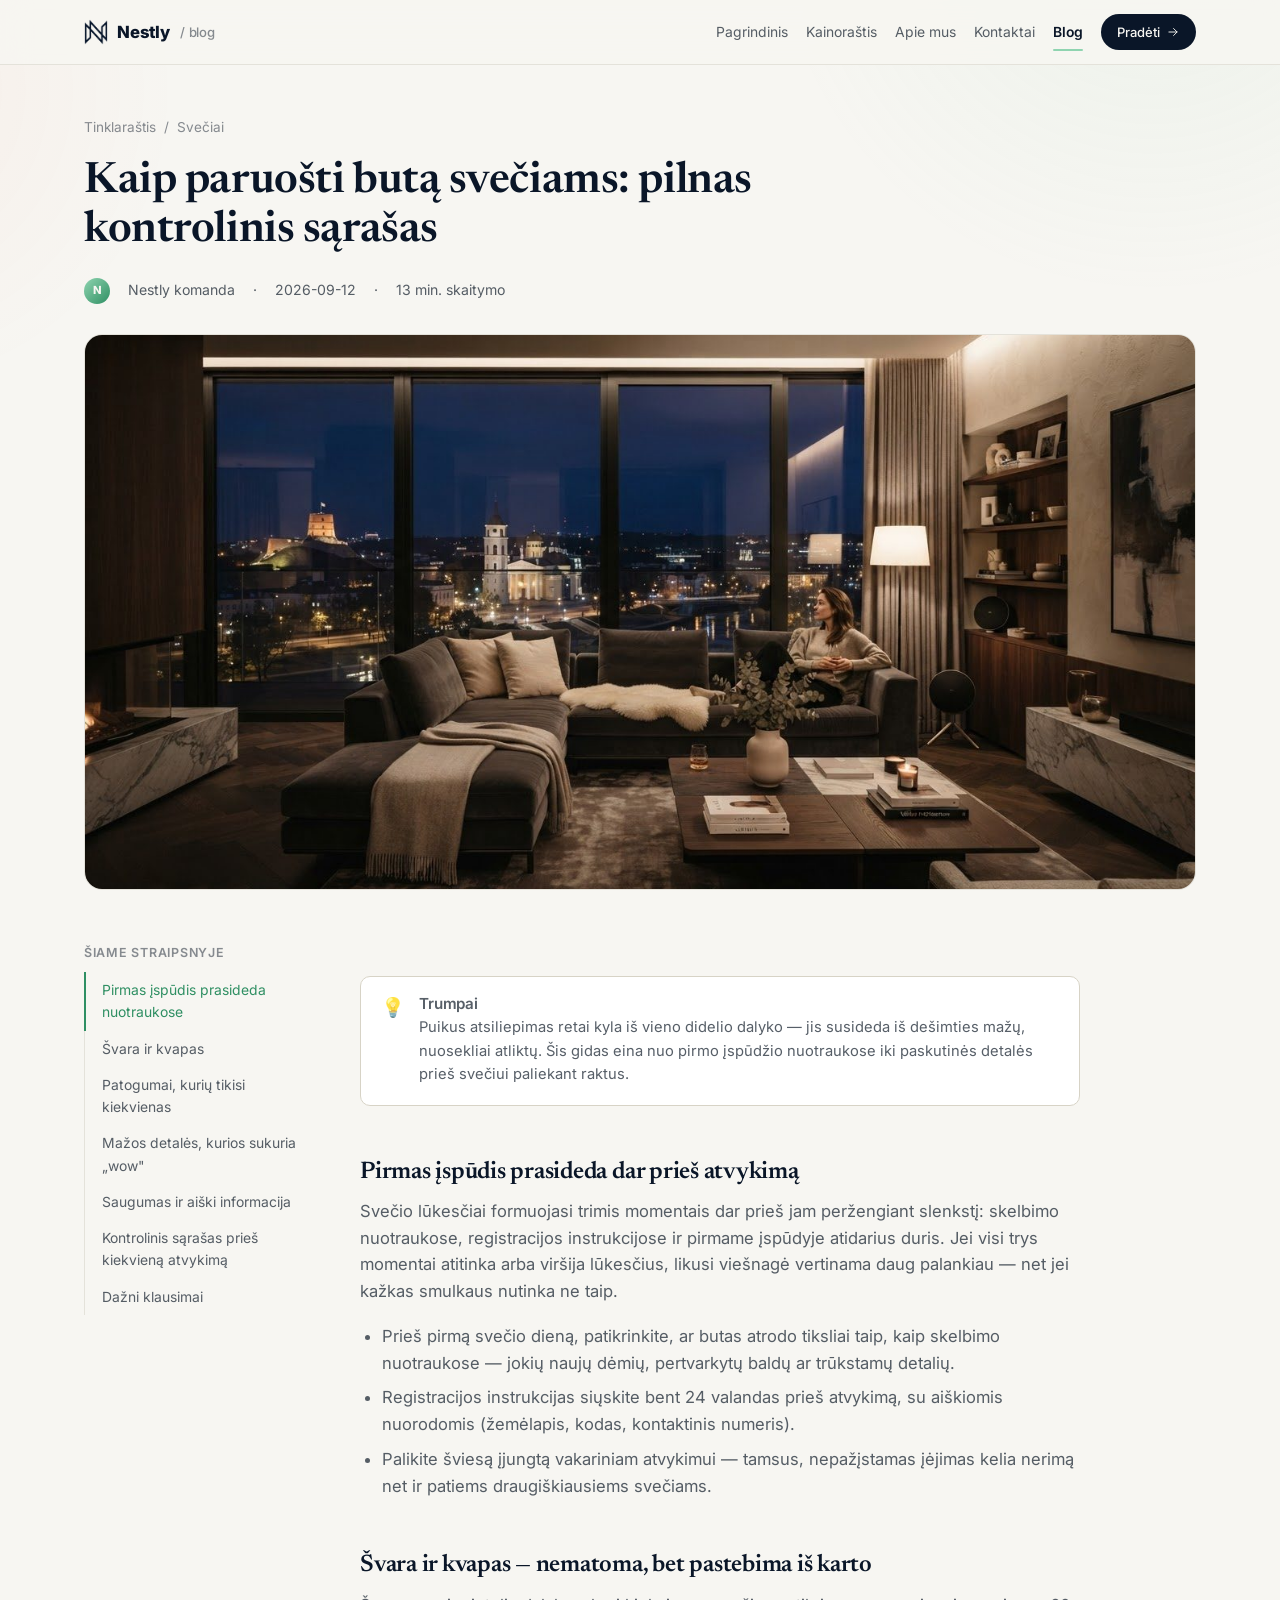
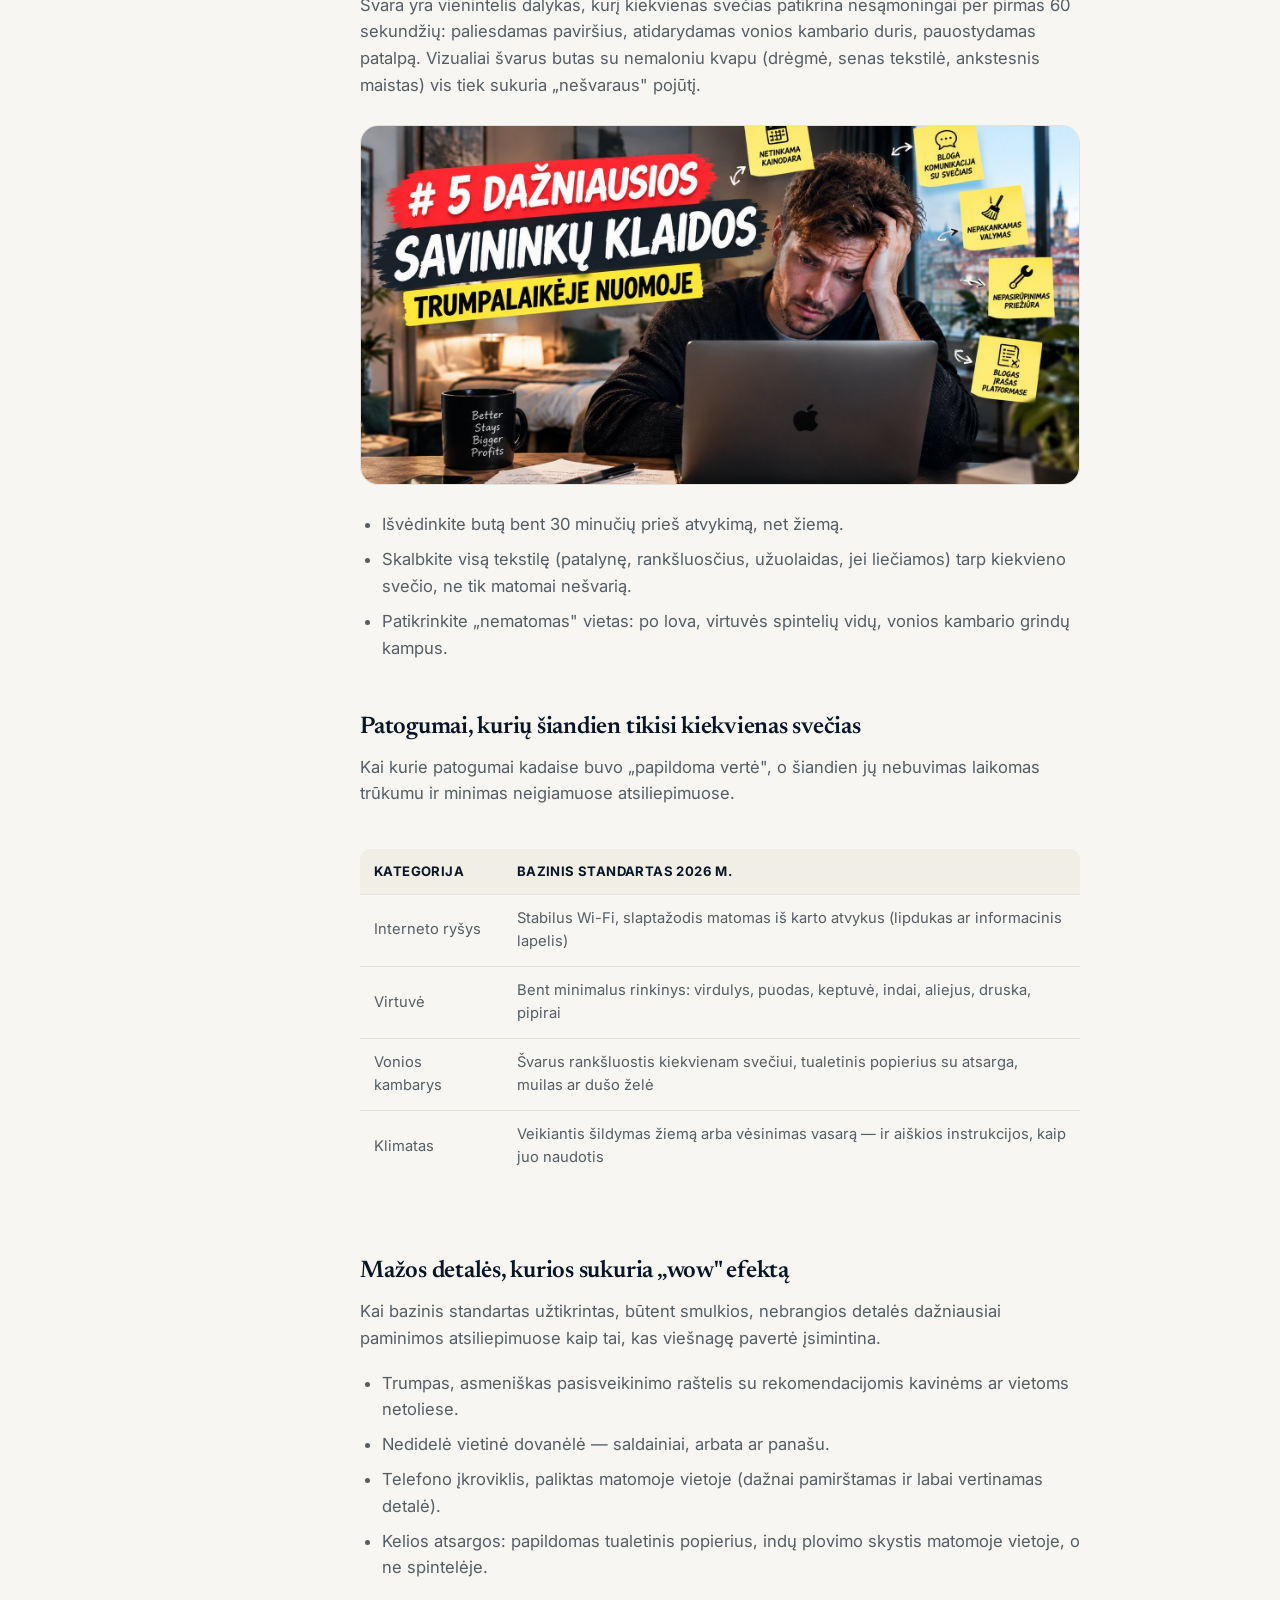
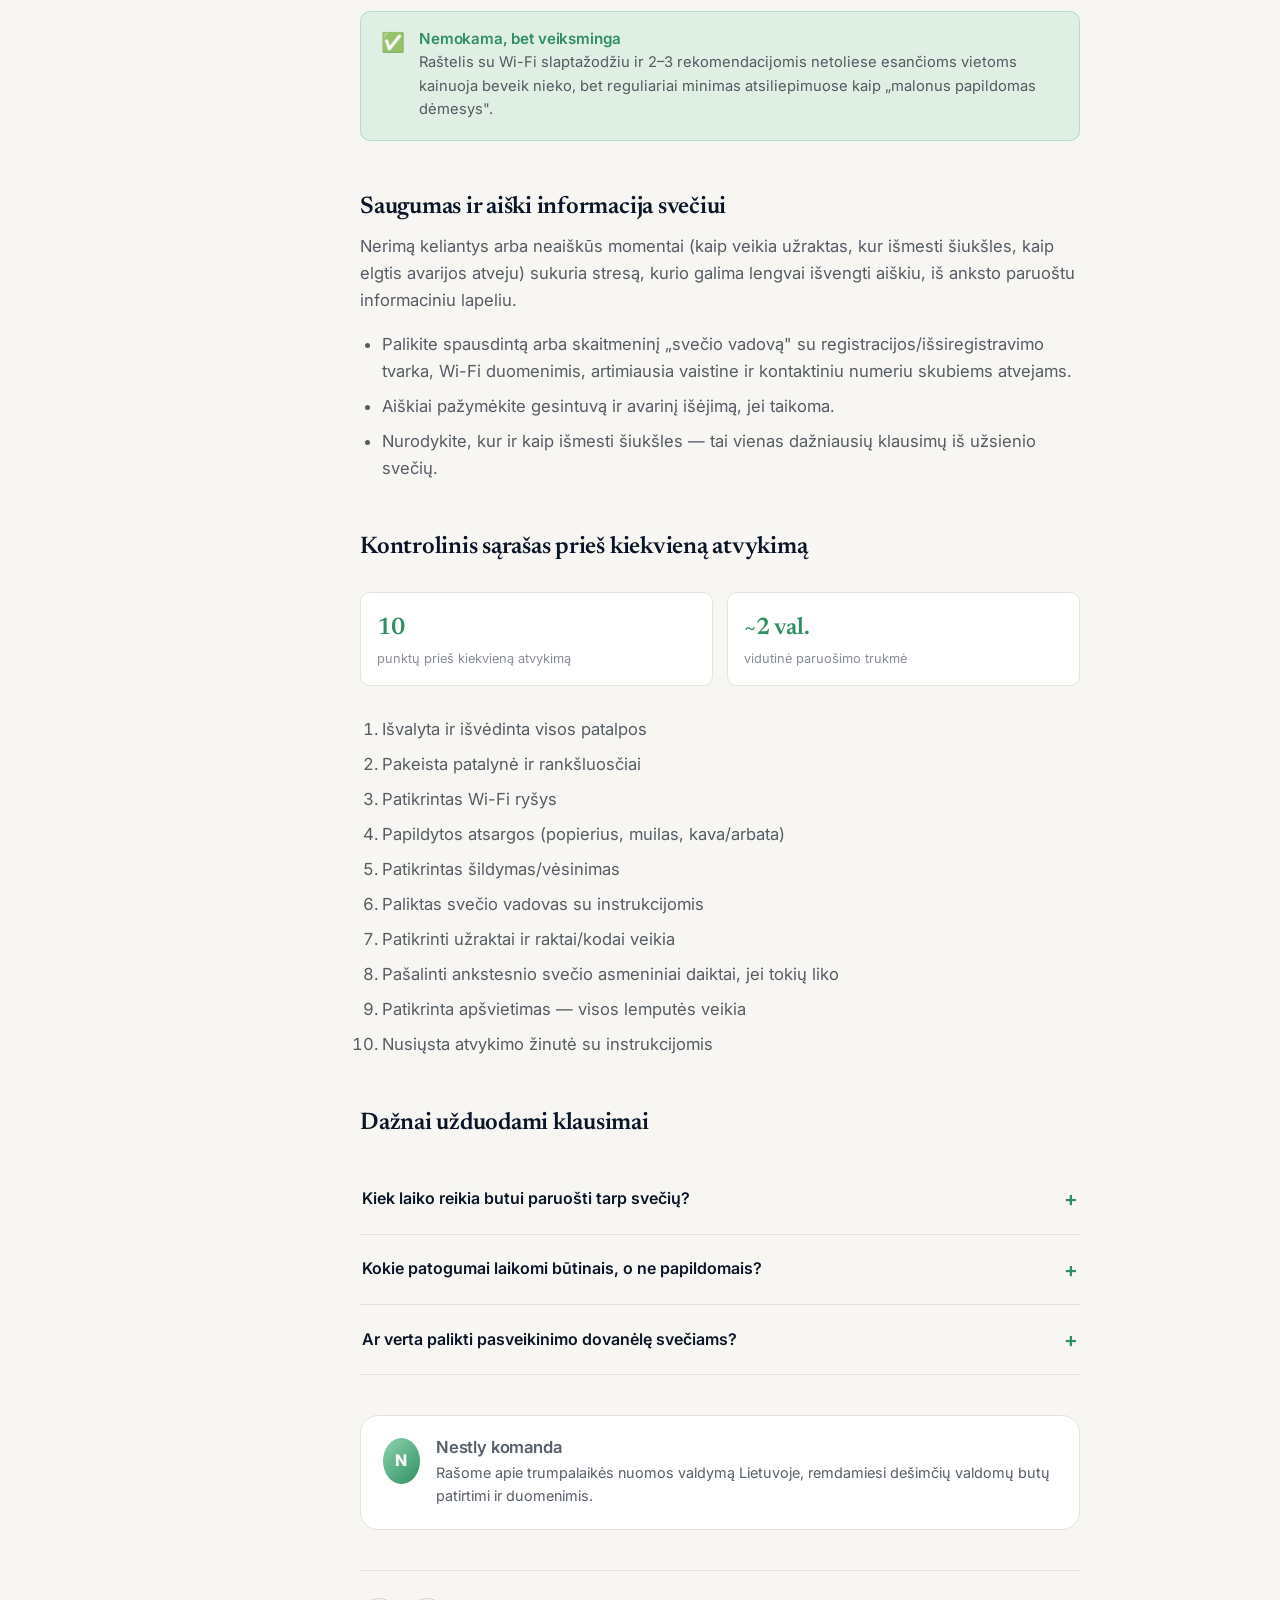
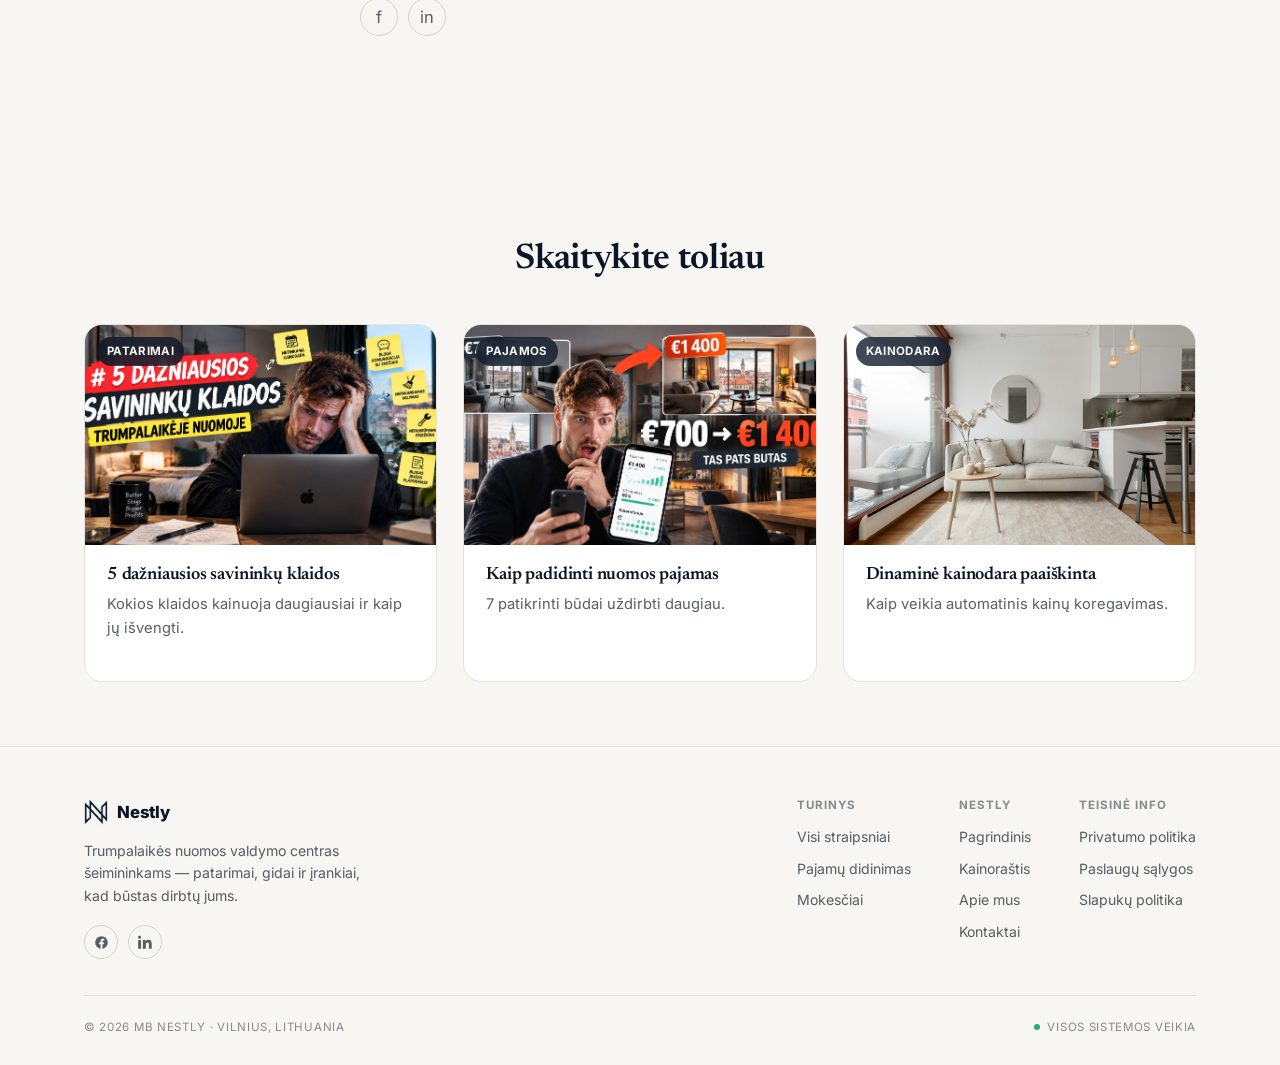
<file: articles/kaip-paruosti-buta-sveciams.html>
<!DOCTYPE html>
<html lang="lt" class="no-js">
<head>
<meta charset="UTF-8">
<script>document.documentElement.classList.remove('no-js')</script>
<meta name="viewport" content="width=device-width, initial-scale=1.0">
<link rel="icon" type="image/png" sizes="32x32" href="../assets/images/favicon-32.png">
<link rel="icon" type="image/png" sizes="16x16" href="../assets/images/favicon-16.png">
<link rel="apple-touch-icon" href="../assets/images/apple-touch-icon.png">
<title>Kaip paruošti butą svečiams: pilnas kontrolinis sąrašas | Nestly tinklaraštis</title>
<meta name="description" content="Nuo pirmo įspūdžio nuotraukose iki paskutinio rankšluosčio — pilnas kontrolinis sąrašas, kaip paruošti butą trumpalaikės nuomos svečiams, kad gautumėte 5 žvaigždučių atsiliepimus.">
<link rel="canonical" href="https://blog.nestly.lt/articles/kaip-paruosti-buta-sveciams.html">
<meta name="robots" content="index, follow">
<meta property="og:type" content="article">
<meta property="og:title" content="Kaip paruošti butą svečiams: pilnas kontrolinis sąrašas">
<meta property="og:description" content="Viskas, ko reikia 5 žvaigždučių atsiliepimams.">
<meta property="og:url" content="https://blog.nestly.lt/articles/kaip-paruosti-buta-sveciams.html">
<meta property="og:image" content="https://blog.nestly.lt/assets/images/cover-apartment-view.jpg">
<meta name="twitter:card" content="summary_large_image">
<link rel="stylesheet" href="../assets/style.css">
<script type="application/ld+json">
{
  "@context":"https://schema.org","@type":"Article",
  "headline":"Kaip paruošti butą svečiams: pilnas kontrolinis sąrašas",
  "description":"Pilnas kontrolinis sąrašas, kaip paruošti butą trumpalaikės nuomos svečiams.",
  "image":"https://blog.nestly.lt/assets/images/cover-apartment-view.jpg",
  "author":{"@type":"Organization","name":"Nestly"},
  "publisher":{"@type":"Organization","name":"Nestly","url":"https://nestly.lt/"},
  "datePublished":"2026-09-12","dateModified":"2026-09-12",
  "mainEntityOfPage":"https://blog.nestly.lt/articles/kaip-paruosti-buta-sveciams.html"
}
</script>
<script type="application/ld+json">
{
  "@context":"https://schema.org","@type":"FAQPage",
  "mainEntity":[
    {"@type":"Question","name":"Kiek laiko reikia butui paruošti tarp svečių?","acceptedAnswer":{"@type":"Answer","text":"Vienam kambario butui vidutiniškai užtenka 1,5–2,5 valandos nuodugniam valymui ir paruošimui, priklausomai nuo ploto ir svečių palikto tvarkos lygio."}},
    {"@type":"Question","name":"Kokie patogumai laikomi būtinais, o ne papildomais?","acceptedAnswer":{"@type":"Answer","text":"Wi-Fi, švarus rankšluostis kiekvienam svečiui, pagrindiniai virtuvės reikmenys ir aiškios instrukcijos, kaip patekti į butą, šiandien laikomi baziniu standartu, o ne papildoma paslauga."}},
    {"@type":"Question","name":"Ar verta palikti pasveikinimo dovanėlę svečiams?","acceptedAnswer":{"@type":"Answer","text":"Nedidelė, pigi dovanėlė (pvz., vietiniai saldainiai ar trumpas atvirukas) dažnai paminima atsiliepimuose kaip malonus, asmeniškas štrichas, kuris neproporcingai teigiamai veikia bendrą įspūdį."}}
  ]
}
</script>
</head>
<body>
<div class="progress-bar"></div>

<header class="site">
  <nav class="nav">
    <a class="brand" href="../index.html"><img class="mark-img" src="../assets/images/logo-mark.png" alt="Nestly" width="26" height="28"> Nestly<span class="blogtag"> / blog</span></a>
    <div class="nav-links">
      <a href="https://nestly.lt/">Pagrindinis</a>
      <a href="https://nestly.lt/pricing">Kainoraštis</a>
      <a href="https://nestly.lt/about">Apie mus</a>
      <a href="https://nestly.lt/contact">Kontaktai</a>
      <a href="../index.html" class="current">Blog</a>
      <a class="nav-cta" href="https://owner.nestly.lt/register">Pradėti <svg viewBox="0 0 24 24" fill="none" stroke="currentColor" stroke-width="1.6" stroke-linecap="round" stroke-linejoin="round" aria-hidden="true"><path d="M5 12h14M13 6l6 6-6 6"></path></svg></a>
    </div>
    <button class="burger" aria-label="Meniu">☰</button>
  </nav>
</header>

<div class="container article-hero">
  <div class="breadcrumb"><a href="../index.html">Tinklaraštis</a> <span>/</span> <span>Svečiai</span></div>
  <h1>Kaip paruošti butą svečiams: pilnas kontrolinis sąrašas</h1>
  <div class="article-meta">
    <span class="avatar">N</span><span>Nestly komanda</span><span>·</span><span>2026-09-12</span><span>·</span><span>13 min. skaitymo</span>
  </div>
  <div class="cover"><img src="../assets/images/cover-apartment-view.jpg" alt="Jaukus butas su vaizdu į Gedimino pilį" loading="eager"></div>
</div>

<div class="container article-layout">
  <aside class="toc reveal">
    <h4>Šiame straipsnyje</h4>
    <ol>
      <li><a href="#pirmas-ispudis">Pirmas įspūdis prasideda nuotraukose</a></li>
      <li><a href="#svara">Švara ir kvapas</a></li>
      <li><a href="#patogumai">Patogumai, kurių tikisi kiekvienas</a></li>
      <li><a href="#detales">Mažos detalės, kurios sukuria „wow"</a></li>
      <li><a href="#informacija">Saugumas ir aiški informacija</a></li>
      <li><a href="#saraszas">Kontrolinis sąrašas prieš kiekvieną atvykimą</a></li>
      <li><a href="#duk">Dažni klausimai</a></li>
    </ol>
  </aside>

  <article class="prose">
    <div class="callout tldr reveal">
      <span class="icon">💡</span>
      <div><h4>Trumpai</h4><p>Puikus atsiliepimas retai kyla iš vieno didelio dalyko — jis susideda iš dešimties mažų, nuosekliai atliktų. Šis gidas eina nuo pirmo įspūdžio nuotraukose iki paskutinės detalės prieš svečiui paliekant raktus.</p></div>
    </div>

    <h2 id="pirmas-ispudis">Pirmas įspūdis prasideda dar prieš atvykimą</h2>
    <p>Svečio lūkesčiai formuojasi trimis momentais dar prieš jam peržengiant slenkstį: skelbimo nuotraukose, registracijos instrukcijose ir pirmame įspūdyje atidarius duris. Jei visi trys momentai atitinka arba viršija lūkesčius, likusi viešnagė vertinama daug palankiau — net jei kažkas smulkaus nutinka ne taip.</p>
    <ul>
      <li>Prieš pirmą svečio dieną, patikrinkite, ar butas atrodo tiksliai taip, kaip skelbimo nuotraukose — jokių naujų dėmių, pertvarkytų baldų ar trūkstamų detalių.</li>
      <li>Registracijos instrukcijas siųskite bent 24 valandas prieš atvykimą, su aiškiomis nuorodomis (žemėlapis, kodas, kontaktinis numeris).</li>
      <li>Palikite šviesą įjungtą vakariniam atvykimui — tamsus, nepažįstamas įėjimas kelia nerimą net ir patiems draugiškiausiems svečiams.</li>
    </ul>

    <h2 id="svara">Švara ir kvapas — nematoma, bet pastebima iš karto</h2>
    <p>Švara yra vienintelis dalykas, kurį kiekvienas svečias patikrina nesąmoningai per pirmas 60 sekundžių: paliesdamas paviršius, atidarydamas vonios kambario duris, pauostydamas patalpą. Vizualiai švarus butas su nemaloniu kvapu (drėgmė, senas tekstilė, ankstesnis maistas) vis tiek sukuria „nešvaraus" pojūtį.</p>
    <div class="cover" style="margin:1.6em 0"><img src="../assets/images/cover-cleaning.jpg" alt="Kruopštus buto valymas prieš svečio atvykimą" loading="lazy"></div>
    <ul>
      <li>Išvėdinkite butą bent 30 minučių prieš atvykimą, net žiemą.</li>
      <li>Skalbkite visą tekstilę (patalynę, rankšluosčius, užuolaidas, jei liečiamos) tarp kiekvieno svečio, ne tik matomai nešvarią.</li>
      <li>Patikrinkite „nematomas" vietas: po lova, virtuvės spintelių vidų, vonios kambario grindų kampus.</li>
    </ul>

    <h2 id="patogumai">Patogumai, kurių šiandien tikisi kiekvienas svečias</h2>
    <p>Kai kurie patogumai kadaise buvo „papildoma vertė", o šiandien jų nebuvimas laikomas trūkumu ir minimas neigiamuose atsiliepimuose.</p>
    <div class="table-wrap">
    <table class="data-table">
      <thead><tr><th>Kategorija</th><th>Bazinis standartas 2026 m.</th></tr></thead>
      <tbody>
        <tr><td>Interneto ryšys</td><td>Stabilus Wi-Fi, slaptažodis matomas iš karto atvykus (lipdukas ar informacinis lapelis)</td></tr>
        <tr><td>Virtuvė</td><td>Bent minimalus rinkinys: virdulys, puodas, keptuvė, indai, aliejus, druska, pipirai</td></tr>
        <tr><td>Vonios kambarys</td><td>Švarus rankšluostis kiekvienam svečiui, tualetinis popierius su atsarga, muilas ar dušo želė</td></tr>
        <tr><td>Klimatas</td><td>Veikiantis šildymas žiemą arba vėsinimas vasarą — ir aiškios instrukcijos, kaip juo naudotis</td></tr>
      </tbody>
    </table>
    </div>

    <h2 id="detales">Mažos detalės, kurios sukuria „wow" efektą</h2>
    <p>Kai bazinis standartas užtikrintas, būtent smulkios, nebrangios detalės dažniausiai paminimos atsiliepimuose kaip tai, kas viešnagę pavertė įsimintina.</p>
    <ul>
      <li>Trumpas, asmeniškas pasisveikinimo raštelis su rekomendacijomis kavinėms ar vietoms netoliese.</li>
      <li>Nedidelė vietinė dovanėlė — saldainiai, arbata ar panašu.</li>
      <li>Telefono įkroviklis, paliktas matomoje vietoje (dažnai pamirštamas ir labai vertinamas detalė).</li>
      <li>Kelios atsargos: papildomas tualetinis popierius, indų plovimo skystis matomoje vietoje, o ne spintelėje.</li>
    </ul>
    <div class="callout tip reveal">
      <span class="icon">✅</span>
      <div><h4>Nemokama, bet veiksminga</h4><p>Raštelis su Wi-Fi slaptažodžiu ir 2–3 rekomendacijomis netoliese esančioms vietoms kainuoja beveik nieko, bet reguliariai minimas atsiliepimuose kaip „malonus papildomas dėmesys".</p></div>
    </div>

    <h2 id="informacija">Saugumas ir aiški informacija svečiui</h2>
    <p>Nerimą keliantys arba neaiškūs momentai (kaip veikia užraktas, kur išmesti šiukšles, kaip elgtis avarijos atveju) sukuria stresą, kurio galima lengvai išvengti aiškiu, iš anksto paruoštu informaciniu lapeliu.</p>
    <ul>
      <li>Palikite spausdintą arba skaitmeninį „svečio vadovą" su registracijos/išsiregistravimo tvarka, Wi-Fi duomenimis, artimiausia vaistine ir kontaktiniu numeriu skubiems atvejams.</li>
      <li>Aiškiai pažymėkite gesintuvą ir avarinį išėjimą, jei taikoma.</li>
      <li>Nurodykite, kur ir kaip išmesti šiukšles — tai vienas dažniausių klausimų iš užsienio svečių.</li>
    </ul>

    <h2 id="saraszas">Kontrolinis sąrašas prieš kiekvieną atvykimą</h2>
    <div class="mini-stats reveal">
      <div class="mini-stat"><div class="n">10</div><div class="l">punktų prieš kiekvieną atvykimą</div></div>
      <div class="mini-stat"><div class="n">~2 val.</div><div class="l">vidutinė paruošimo trukmė</div></div>
    </div>
    <ol>
      <li>Išvalyta ir išvėdinta visos patalpos</li>
      <li>Pakeista patalynė ir rankšluosčiai</li>
      <li>Patikrintas Wi-Fi ryšys</li>
      <li>Papildytos atsargos (popierius, muilas, kava/arbata)</li>
      <li>Patikrintas šildymas/vėsinimas</li>
      <li>Paliktas svečio vadovas su instrukcijomis</li>
      <li>Patikrinti užraktai ir raktai/kodai veikia</li>
      <li>Pašalinti ankstesnio svečio asmeniniai daiktai, jei tokių liko</li>
      <li>Patikrinta apšvietimas — visos lemputės veikia</li>
      <li>Nusiųsta atvykimo žinutė su instrukcijomis</li>
    </ol>

    <h2 id="duk">Dažnai užduodami klausimai</h2>
    <div class="faq">
      <div class="faq-item">
        <div class="faq-q"><span>Kiek laiko reikia butui paruošti tarp svečių?</span><span class="plus">+</span></div>
        <div class="faq-a"><p>Vienam kambario butui vidutiniškai užtenka 1,5–2,5 valandos nuodugniam valymui ir paruošimui, priklausomai nuo ploto ir svečių palikto tvarkos lygio.</p></div>
      </div>
      <div class="faq-item">
        <div class="faq-q"><span>Kokie patogumai laikomi būtinais, o ne papildomais?</span><span class="plus">+</span></div>
        <div class="faq-a"><p>Wi-Fi, švarus rankšluostis kiekvienam svečiui, pagrindiniai virtuvės reikmenys ir aiškios instrukcijos, kaip patekti į butą, šiandien laikomi baziniu standartu, o ne papildoma paslauga.</p></div>
      </div>
      <div class="faq-item">
        <div class="faq-q"><span>Ar verta palikti pasveikinimo dovanėlę svečiams?</span><span class="plus">+</span></div>
        <div class="faq-a"><p>Nedidelė, pigi dovanėlė (pvz., vietiniai saldainiai ar trumpas atvirukas) dažnai paminima atsiliepimuose kaip malonus, asmeniškas štrichas, kuris neproporcingai teigiamai veikia bendrą įspūdį.</p></div>
      </div>
    </div>

    <div class="author-box">
      <span class="avatar">N</span>
      <div><h4>Nestly komanda</h4><p>Rašome apie trumpalaikės nuomos valdymą Lietuvoje, remdamiesi dešimčių valdomų butų patirtimi ir duomenimis.</p></div>
    </div>

    <div class="share-row">
      <a href="https://www.facebook.com/sharer/sharer.php?u=https://blog.nestly.lt/articles/kaip-paruosti-buta-sveciams.html" aria-label="Dalintis Facebook" target="_blank" rel="noopener">f</a>
      <a href="https://www.linkedin.com/sharing/share-offsite/?url=https://blog.nestly.lt/articles/kaip-paruosti-buta-sveciams.html" aria-label="Dalintis LinkedIn" target="_blank" rel="noopener">in</a>
    </div>
  </article>
</div>

<section class="section related">
  <div class="container">
    <div class="section-head reveal"><h2>Skaitykite toliau</h2></div>
    <div class="grid">
      <a class="card" href="5-klaidos-savininkams.html">
        <div class="thumb"><span class="tag">Patarimai</span><img src="../assets/images/cover-cleaning.jpg" alt="Buto priežiūra" loading="lazy"></div>
        <div class="body"><h3>5 dažniausios savininkų klaidos</h3><p>Kokios klaidos kainuoja daugiausiai ir kaip jų išvengti.</p></div>
      </a>
      <a class="card" href="kaip-padidinti-nuomos-pajamas.html">
        <div class="thumb"><span class="tag">Pajamos</span><img src="../assets/images/cover-pajamos-dashboard.jpg" alt="Pajamų skydelis" loading="lazy"></div>
        <div class="body"><h3>Kaip padidinti nuomos pajamas</h3><p>7 patikrinti būdai uždirbti daugiau.</p></div>
      </a>
      <a class="card" href="dinamine-kainodara-paaiskinta.html">
        <div class="thumb"><span class="tag">Kainodara</span><img src="../assets/images/cover-cozy-apartment.jpg" alt="Jaukus butas" loading="lazy"></div>
        <div class="body"><h3>Dinaminė kainodara paaiškinta</h3><p>Kaip veikia automatinis kainų koregavimas.</p></div>
      </a>
    </div>
  </div>
</section>

<footer class="site">
  <div class="container">
    <div class="footer-top">
      <div class="footer-brand">
        <a class="brand" href="../index.html"><img class="mark-img" src="../assets/images/logo-mark.png" alt="Nestly" width="26" height="28"> Nestly</a>
        <p>Trumpalaikės nuomos valdymo centras šeimininkams — patarimai, gidai ir įrankiai, kad būstas dirbtų jums.</p>
        <div class="footer-social">
          <a href="https://www.facebook.com/nestlyLT" target="_blank" rel="noopener noreferrer" aria-label="Facebook"><svg width="15" height="15" viewBox="0 0 24 24" fill="currentColor"><path d="M22 12.06C22 6.53 17.52 2.04 12 2.04S2 6.53 2 12.06c0 5 3.66 9.13 8.44 9.9v-7h-2.54v-2.9h2.54V9.85c0-2.51 1.49-3.9 3.77-3.9 1.1 0 2.24.2 2.24.2v2.46h-1.26c-1.24 0-1.63.77-1.63 1.56v1.88h2.78l-.44 2.9h-2.34v7c4.78-.77 8.44-4.9 8.44-9.9z"/></svg></a>
          <a href="https://www.linkedin.com/company/nestlyltu/?viewAsMember=true" target="_blank" rel="noopener noreferrer" aria-label="LinkedIn"><svg width="15" height="15" viewBox="0 0 24 24" fill="currentColor"><path d="M4.98 3.5C4.98 4.88 3.87 6 2.5 6S0 4.88 0 3.5 1.12 1 2.5 1s2.48 1.12 2.48 2.5zM.22 8h4.56v14H.22V8zm7.5 0h4.37v1.92h.06c.61-1.15 2.1-2.36 4.32-2.36 4.62 0 5.47 3.04 5.47 7v7.44h-4.56v-6.6c0-1.57-.03-3.6-2.2-3.6-2.2 0-2.54 1.72-2.54 3.5V22H7.72V8z"/></svg></a>
        </div>
      </div>
      <div class="footer-cols">
        <div class="footer-col">
          <h4>Turinys</h4>
          <ul>
            <li><a href="../index.html">Visi straipsniai</a></li>
            <li><a href="../articles/kaip-padidinti-nuomos-pajamas.html">Pajamų didinimas</a></li>
            <li><a href="../articles/trumpalaikes-nuomos-mokesciai-lietuvoje.html">Mokesčiai</a></li>
          </ul>
        </div>
        <div class="footer-col">
          <h4>Nestly</h4>
          <ul>
            <li><a href="https://nestly.lt/">Pagrindinis</a></li>
            <li><a href="https://nestly.lt/pricing">Kainoraštis</a></li>
            <li><a href="https://nestly.lt/about">Apie mus</a></li>
            <li><a href="https://nestly.lt/contact">Kontaktai</a></li>
          </ul>
        </div>
        <div class="footer-col">
          <h4>Teisinė info</h4>
          <ul>
            <li><a href="https://nestly.lt/privacy-policy">Privatumo politika</a></li>
            <li><a href="https://nestly.lt/terms">Paslaugų sąlygos</a></li>
            <li><a href="https://nestly.lt/cookie-policy">Slapukų politika</a></li>
          </ul>
        </div>
      </div>
    </div>
    <div class="bottom-row">
      <span>© 2026 MB Nestly · Vilnius, Lithuania</span>
      <span class="status-live"><span class="status-dot"></span> Visos sistemos veikia</span>
    </div>
  </div>
</footer>

<script src="../assets/script.js"></script>
</body>
</html>
</file>
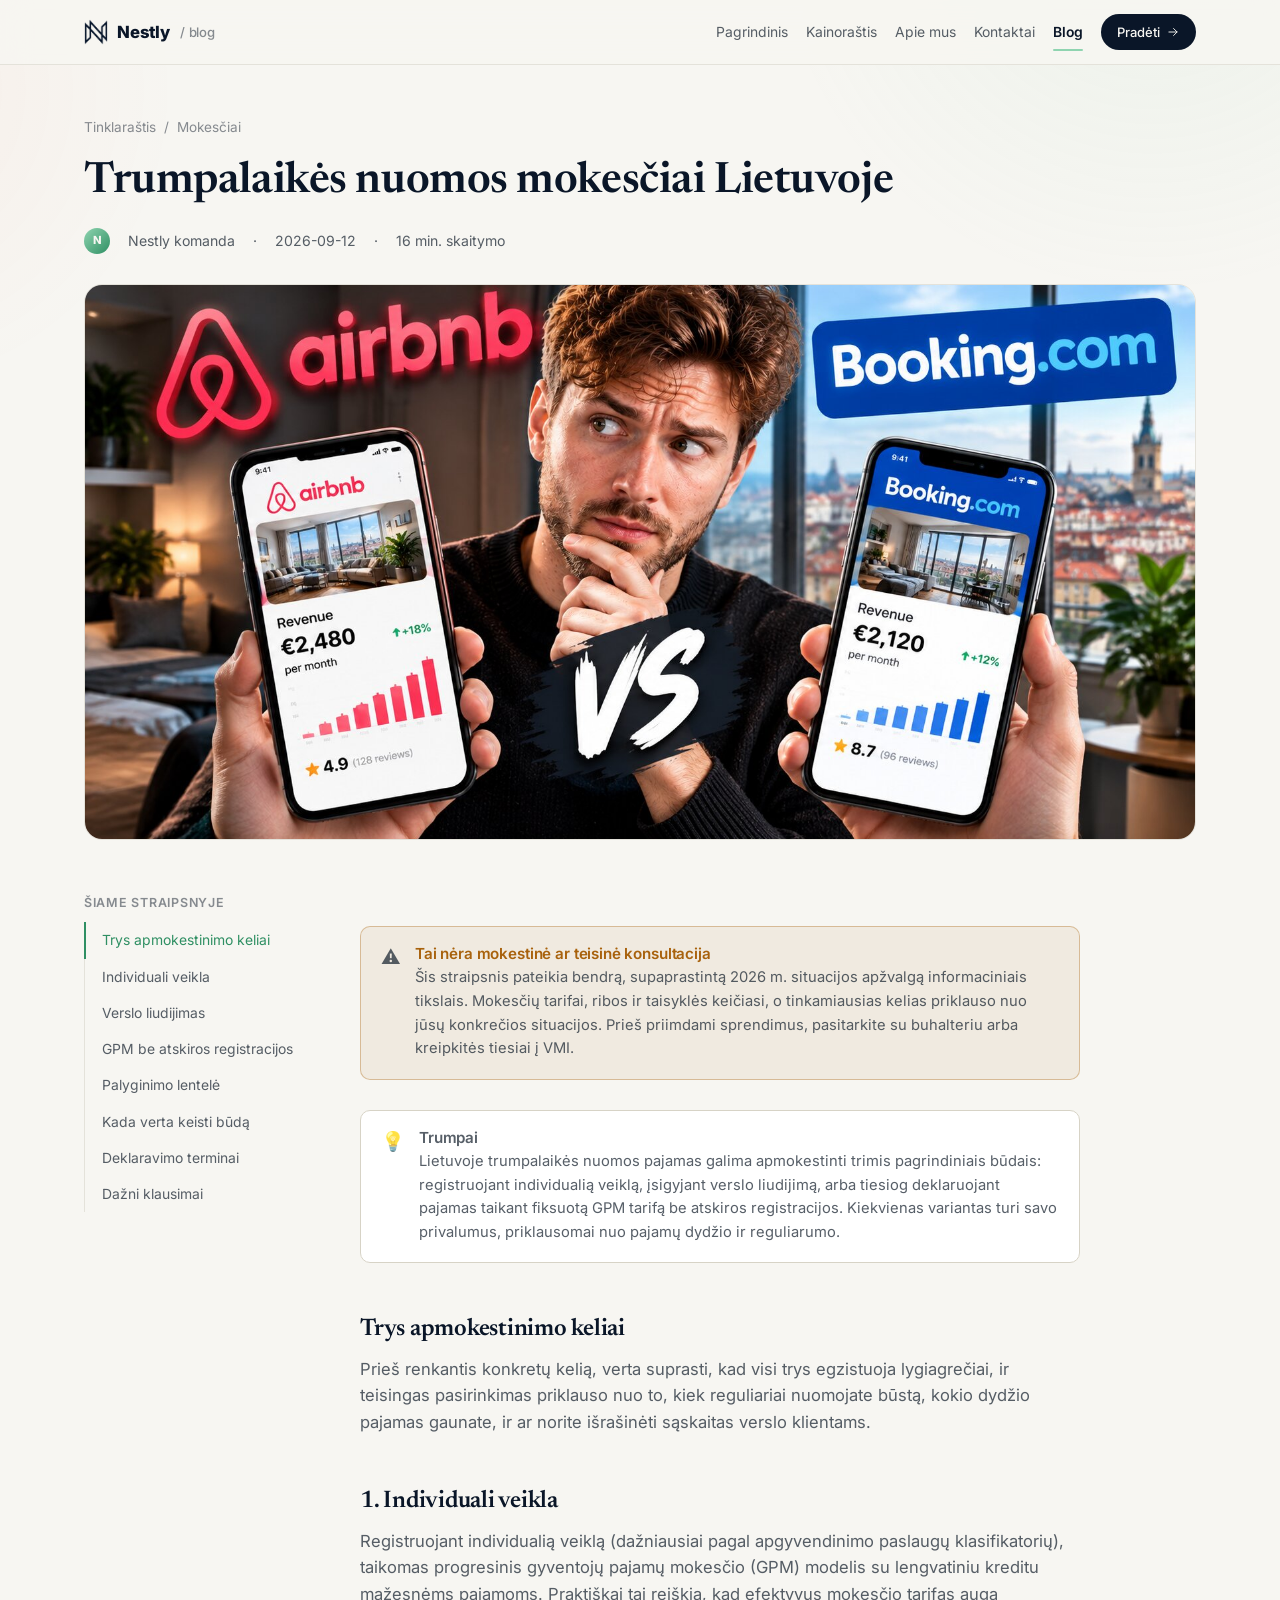
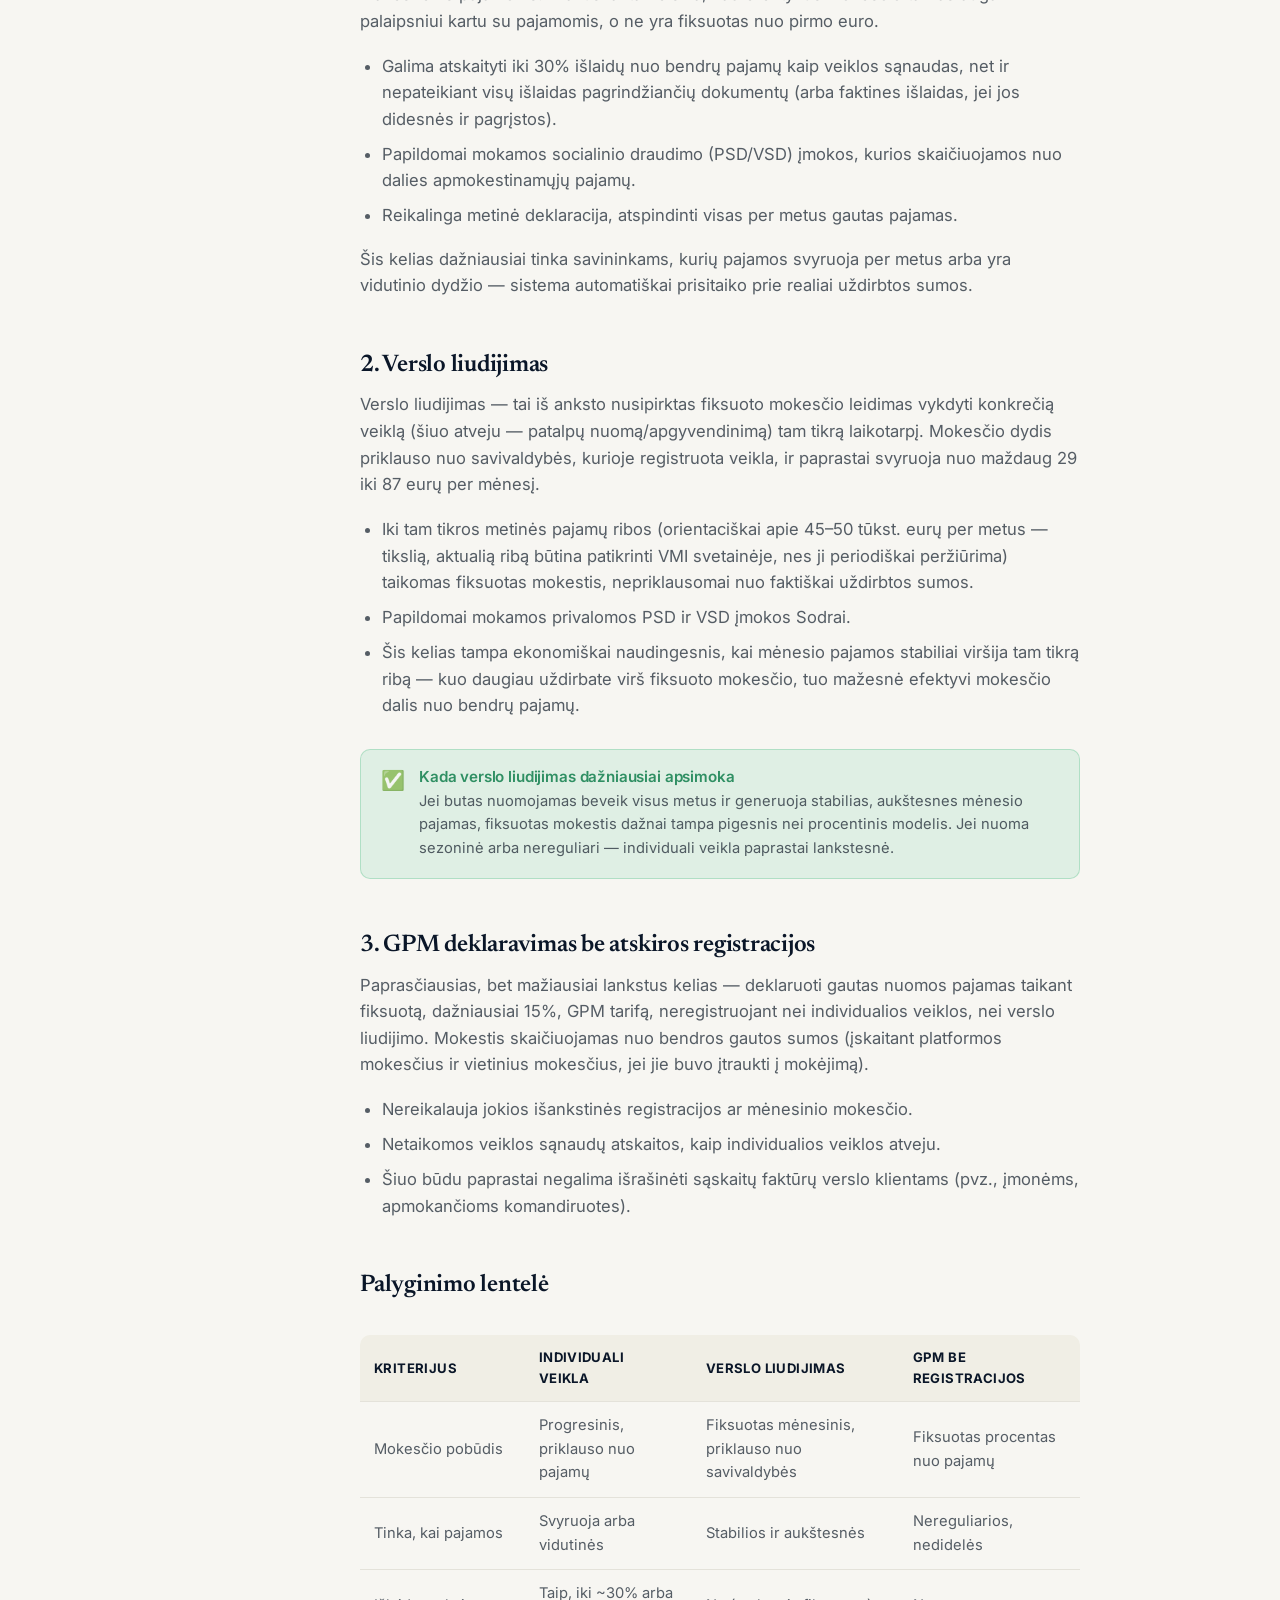
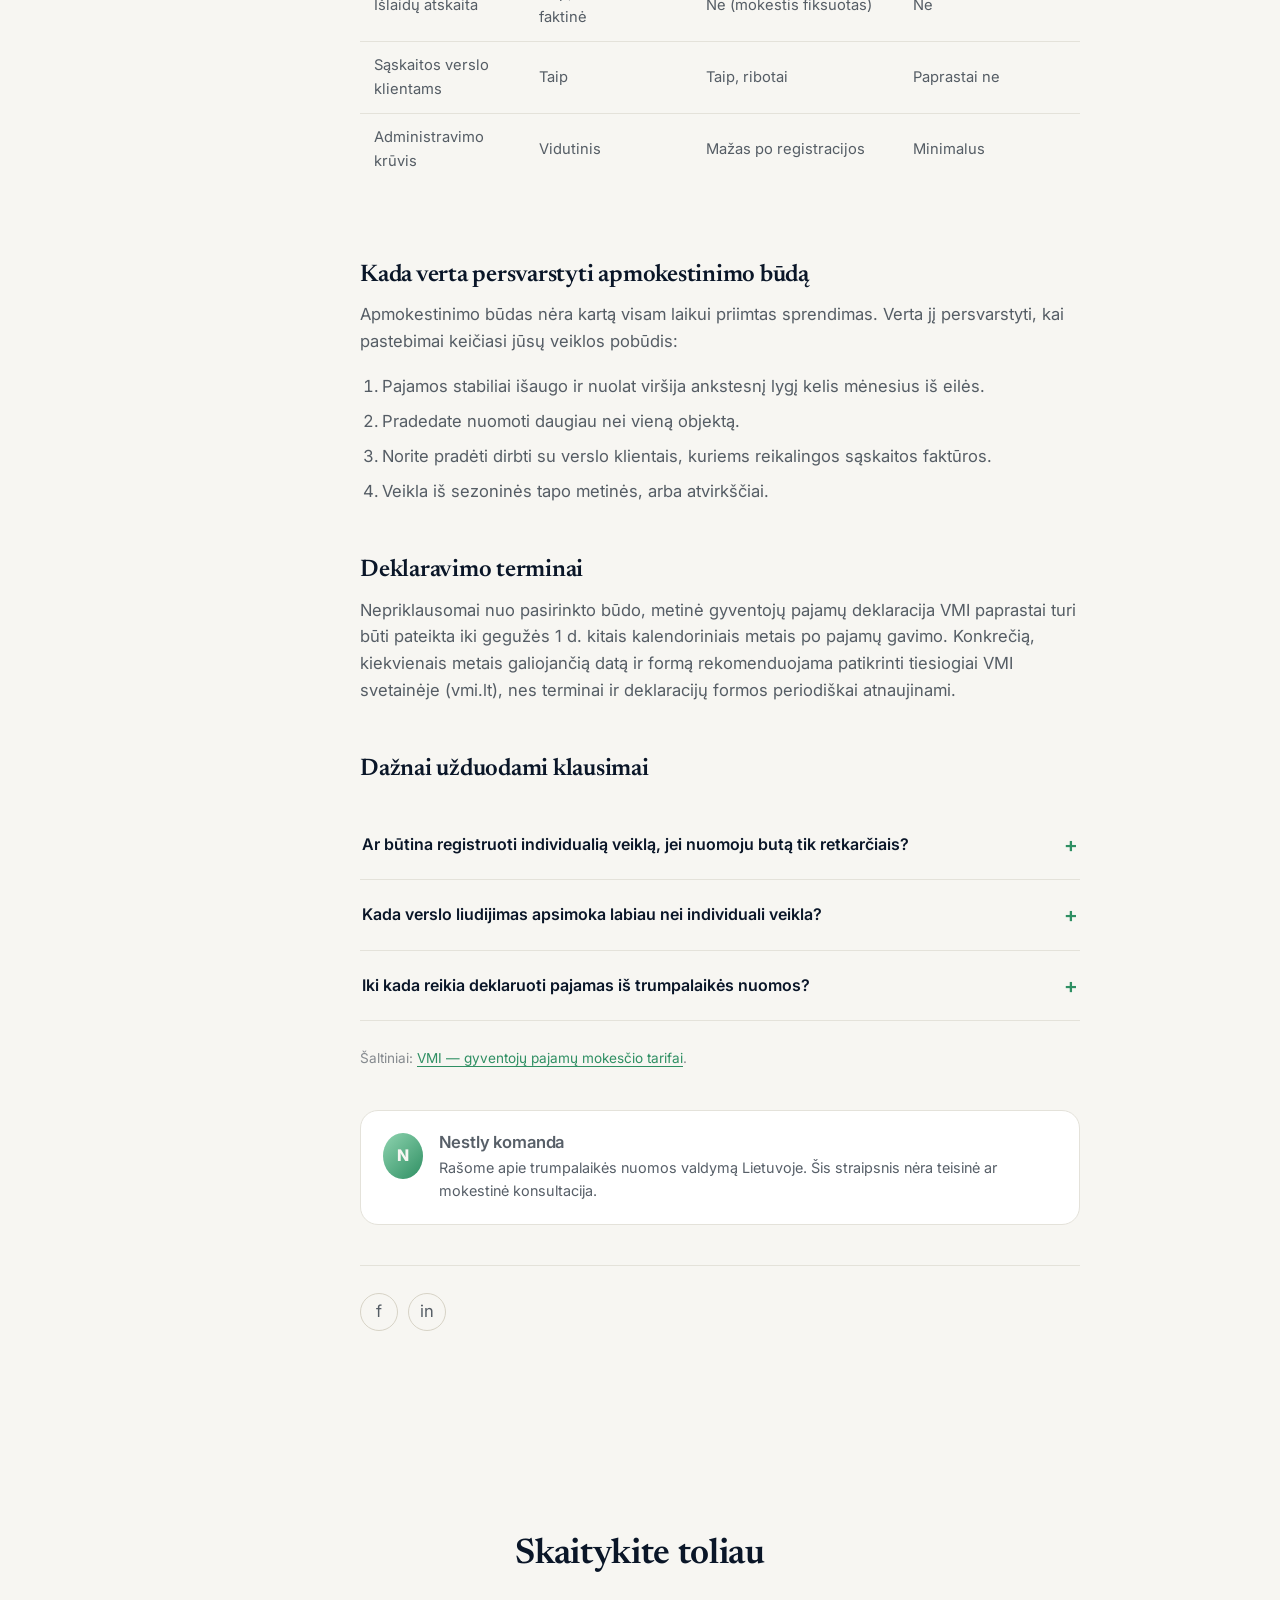
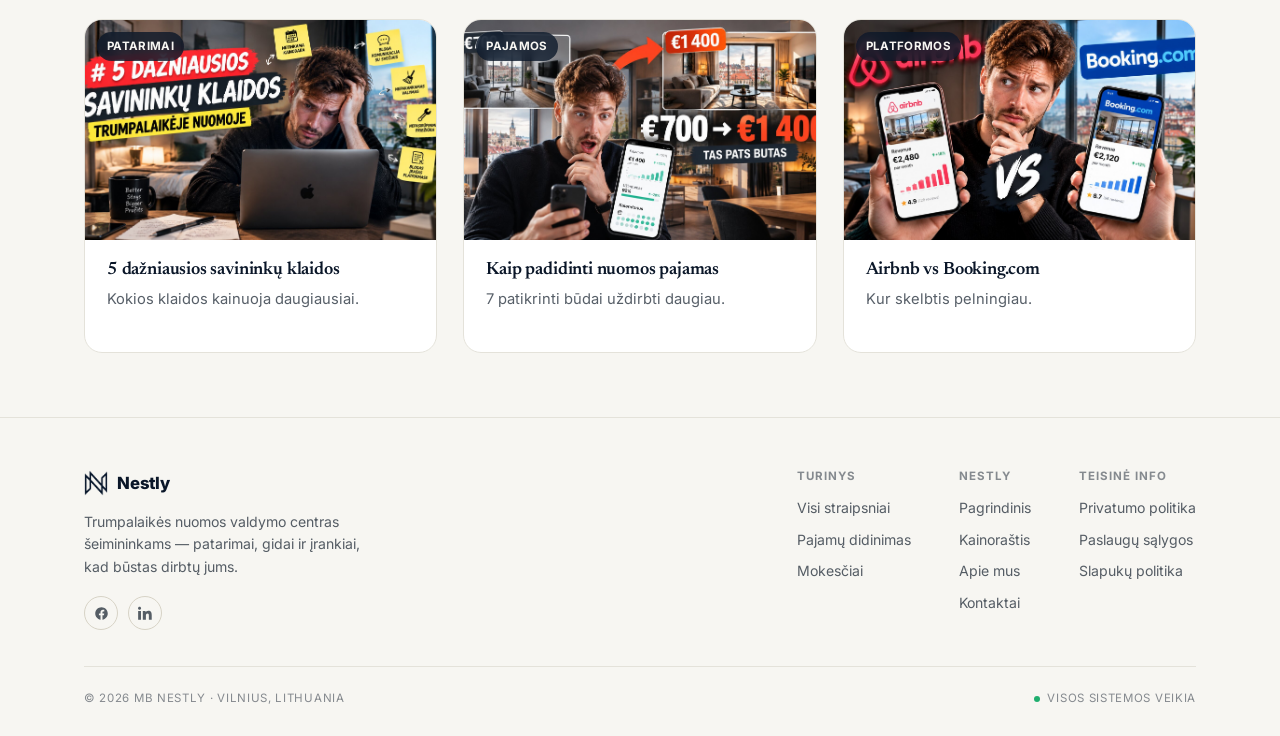
<file: articles/trumpalaikes-nuomos-mokesciai-lietuvoje.html>
<!DOCTYPE html>
<html lang="lt" class="no-js">
<head>
<meta charset="UTF-8">
<script>document.documentElement.classList.remove('no-js')</script>
<meta name="viewport" content="width=device-width, initial-scale=1.0">
<link rel="icon" type="image/png" sizes="32x32" href="../assets/images/favicon-32.png">
<link rel="icon" type="image/png" sizes="16x16" href="../assets/images/favicon-16.png">
<link rel="apple-touch-icon" href="../assets/images/apple-touch-icon.png">
<title>Trumpalaikės nuomos mokesčiai Lietuvoje | Nestly tinklaraštis</title>
<meta name="description" content="Individuali veikla, verslo liudijimas ar GPM deklaracija — bendra apžvalga, kaip trumpalaikės nuomos savininkai Lietuvoje gali apmokestinti savo pajamas ir koks kelias kam tinka.">
<link rel="canonical" href="https://blog.nestly.lt/articles/trumpalaikes-nuomos-mokesciai-lietuvoje.html">
<meta name="robots" content="index, follow">
<meta property="og:type" content="article">
<meta property="og:title" content="Trumpalaikės nuomos mokesčiai Lietuvoje">
<meta property="og:description" content="Individuali veikla, verslo liudijimas ar GPM deklaracija — koks kelias apsimoka jums.">
<meta property="og:url" content="https://blog.nestly.lt/articles/trumpalaikes-nuomos-mokesciai-lietuvoje.html">
<meta property="og:image" content="https://blog.nestly.lt/assets/images/cover-vilnius-aerial.jpg">
<meta name="twitter:card" content="summary_large_image">
<link rel="stylesheet" href="../assets/style.css">
<script type="application/ld+json">
{
  "@context":"https://schema.org","@type":"Article",
  "headline":"Trumpalaikės nuomos mokesčiai Lietuvoje",
  "description":"Individuali veikla, verslo liudijimas ar GPM deklaracija — bendra apžvalga.",
  "image":"https://blog.nestly.lt/assets/images/cover-vilnius-aerial.jpg",
  "author":{"@type":"Organization","name":"Nestly"},
  "publisher":{"@type":"Organization","name":"Nestly","url":"https://nestly.lt/"},
  "datePublished":"2026-09-12","dateModified":"2026-09-12",
  "mainEntityOfPage":"https://blog.nestly.lt/articles/trumpalaikes-nuomos-mokesciai-lietuvoje.html"
}
</script>
<script type="application/ld+json">
{
  "@context":"https://schema.org","@type":"FAQPage",
  "mainEntity":[
    {"@type":"Question","name":"Ar būtina registruoti individualią veiklą, jei nuomoju butą tik retkarčiais?","acceptedAnswer":{"@type":"Answer","text":"Ne visada — vienas iš variantų yra deklaruoti pajamas taikant 15% GPM tarifą be atskiros veiklos registracijos, tačiau šis kelias turi savo apribojimų. Konkretų sprendimą verta aptarti su buhalteriu, atsižvelgiant į jūsų pajamų dažnumą ir dydį."}},
    {"@type":"Question","name":"Kada verslo liudijimas apsimoka labiau nei individuali veikla?","acceptedAnswer":{"@type":"Answer","text":"Verslo liudijimas dažnai apsimoka esant stabiliai, aukštesnėms mėnesio pajamoms, nes mokestis fiksuotas nepriklausomai nuo uždirbtos sumos — kuo daugiau uždirbate virš tos fiksuotos ribos, tuo santykinai mažesnė efektyvi mokesčio dalis."}},
    {"@type":"Question","name":"Iki kada reikia deklaruoti pajamas iš trumpalaikės nuomos?","acceptedAnswer":{"@type":"Answer","text":"Metinė gyventojų pajamų mokesčio deklaracija paprastai turi būti pateikta iki gegužės 1 d. kitais metais po pajamų gavimo, tačiau konkrečią datą kiekvienais metais rekomenduojama patikrinti VMI svetainėje."}}
  ]
}
</script>
</head>
<body>
<div class="progress-bar"></div>

<header class="site">
  <nav class="nav">
    <a class="brand" href="../index.html"><img class="mark-img" src="../assets/images/logo-mark.png" alt="Nestly" width="26" height="28"> Nestly<span class="blogtag"> / blog</span></a>
    <div class="nav-links">
      <a href="https://nestly.lt/">Pagrindinis</a>
      <a href="https://nestly.lt/pricing">Kainoraštis</a>
      <a href="https://nestly.lt/about">Apie mus</a>
      <a href="https://nestly.lt/contact">Kontaktai</a>
      <a href="../index.html" class="current">Blog</a>
      <a class="nav-cta" href="https://owner.nestly.lt/register">Pradėti <svg viewBox="0 0 24 24" fill="none" stroke="currentColor" stroke-width="1.6" stroke-linecap="round" stroke-linejoin="round" aria-hidden="true"><path d="M5 12h14M13 6l6 6-6 6"></path></svg></a>
    </div>
    <button class="burger" aria-label="Meniu">☰</button>
  </nav>
</header>

<div class="container article-hero">
  <div class="breadcrumb"><a href="../index.html">Tinklaraštis</a> <span>/</span> <span>Mokesčiai</span></div>
  <h1>Trumpalaikės nuomos mokesčiai Lietuvoje</h1>
  <div class="article-meta">
    <span class="avatar">N</span><span>Nestly komanda</span><span>·</span><span>2026-09-12</span><span>·</span><span>16 min. skaitymo</span>
  </div>
  <div class="cover"><img src="../assets/images/cover-vilnius-aerial.jpg" alt="Vilniaus panorama" loading="eager"></div>
</div>

<div class="container article-layout">
  <aside class="toc reveal">
    <h4>Šiame straipsnyje</h4>
    <ol>
      <li><a href="#trys-keliai">Trys apmokestinimo keliai</a></li>
      <li><a href="#individuali-veikla">Individuali veikla</a></li>
      <li><a href="#verslo-liudijimas">Verslo liudijimas</a></li>
      <li><a href="#gpm">GPM be atskiros registracijos</a></li>
      <li><a href="#palyginimas">Palyginimo lentelė</a></li>
      <li><a href="#kada-keisti">Kada verta keisti būdą</a></li>
      <li><a href="#terminai">Deklaravimo terminai</a></li>
      <li><a href="#duk">Dažni klausimai</a></li>
    </ol>
  </aside>

  <article class="prose">
    <div class="callout warn reveal">
      <span class="icon">⚠️</span>
      <div><h4>Tai nėra mokestinė ar teisinė konsultacija</h4><p>Šis straipsnis pateikia bendrą, supaprastintą 2026 m. situacijos apžvalgą informaciniais tikslais. Mokesčių tarifai, ribos ir taisyklės keičiasi, o tinkamiausias kelias priklauso nuo jūsų konkrečios situacijos. Prieš priimdami sprendimus, pasitarkite su buhalteriu arba kreipkitės tiesiai į VMI.</p></div>
    </div>

    <div class="callout tldr reveal">
      <span class="icon">💡</span>
      <div><h4>Trumpai</h4><p>Lietuvoje trumpalaikės nuomos pajamas galima apmokestinti trimis pagrindiniais būdais: registruojant individualią veiklą, įsigyjant verslo liudijimą, arba tiesiog deklaruojant pajamas taikant fiksuotą GPM tarifą be atskiros registracijos. Kiekvienas variantas turi savo privalumus, priklausomai nuo pajamų dydžio ir reguliarumo.</p></div>
    </div>

    <h2 id="trys-keliai">Trys apmokestinimo keliai</h2>
    <p>Prieš renkantis konkretų kelią, verta suprasti, kad visi trys egzistuoja lygiagrečiai, ir teisingas pasirinkimas priklauso nuo to, kiek reguliariai nuomojate būstą, kokio dydžio pajamas gaunate, ir ar norite išrašinėti sąskaitas verslo klientams.</p>

    <h2 id="individuali-veikla">1. Individuali veikla</h2>
    <p>Registruojant individualią veiklą (dažniausiai pagal apgyvendinimo paslaugų klasifikatorių), taikomas progresinis gyventojų pajamų mokesčio (GPM) modelis su lengvatiniu kreditu mažesnėms pajamoms. Praktiškai tai reiškia, kad efektyvus mokesčio tarifas auga palaipsniui kartu su pajamomis, o ne yra fiksuotas nuo pirmo eurо.</p>
    <ul>
      <li>Galima atskaityti iki 30% išlaidų nuo bendrų pajamų kaip veiklos sąnaudas, net ir nepateikiant visų išlaidas pagrindžiančių dokumentų (arba faktines išlaidas, jei jos didesnės ir pagrįstos).</li>
      <li>Papildomai mokamos socialinio draudimo (PSD/VSD) įmokos, kurios skaičiuojamos nuo dalies apmokestinamųjų pajamų.</li>
      <li>Reikalinga metinė deklaracija, atspindinti visas per metus gautas pajamas.</li>
    </ul>
    <p>Šis kelias dažniausiai tinka savininkams, kurių pajamos svyruoja per metus arba yra vidutinio dydžio — sistema automatiškai prisitaiko prie realiai uždirbtos sumos.</p>

    <h2 id="verslo-liudijimas">2. Verslo liudijimas</h2>
    <p>Verslo liudijimas — tai iš anksto nusipirktas fiksuoto mokesčio leidimas vykdyti konkrečią veiklą (šiuo atveju — patalpų nuomą/apgyvendinimą) tam tikrą laikotarpį. Mokesčio dydis priklauso nuo savivaldybės, kurioje registruota veikla, ir paprastai svyruoja nuo maždaug 29 iki 87 eurų per mėnesį.</p>
    <ul>
      <li>Iki tam tikros metinės pajamų ribos (orientaciškai apie 45–50 tūkst. eurų per metus — tikslią, aktualią ribą būtina patikrinti VMI svetainėje, nes ji periodiškai peržiūrima) taikomas fiksuotas mokestis, nepriklausomai nuo faktiškai uždirbtos sumos.</li>
      <li>Papildomai mokamos privalomos PSD ir VSD įmokos Sodrai.</li>
      <li>Šis kelias tampa ekonomiškai naudingesnis, kai mėnesio pajamos stabiliai viršija tam tikrą ribą — kuo daugiau uždirbate virš fiksuoto mokesčio, tuo mažesnė efektyvi mokesčio dalis nuo bendrų pajamų.</li>
    </ul>
    <div class="callout tip reveal">
      <span class="icon">✅</span>
      <div><h4>Kada verslo liudijimas dažniausiai apsimoka</h4><p>Jei butas nuomojamas beveik visus metus ir generuoja stabilias, aukštesnes mėnesio pajamas, fiksuotas mokestis dažnai tampa pigesnis nei procentinis modelis. Jei nuoma sezoninė arba nereguliari — individuali veikla paprastai lankstesnė.</p></div>
    </div>

    <h2 id="gpm">3. GPM deklaravimas be atskiros registracijos</h2>
    <p>Paprasčiausias, bet mažiausiai lankstus kelias — deklaruoti gautas nuomos pajamas taikant fiksuotą, dažniausiai 15%, GPM tarifą, neregistruojant nei individualios veiklos, nei verslo liudijimo. Mokestis skaičiuojamas nuo bendros gautos sumos (įskaitant platformos mokesčius ir vietinius mokesčius, jei jie buvo įtraukti į mokėjimą).</p>
    <ul>
      <li>Nereikalauja jokios išankstinės registracijos ar mėnesinio mokesčio.</li>
      <li>Netaikomos veiklos sąnaudų atskaitos, kaip individualios veiklos atveju.</li>
      <li>Šiuo būdu paprastai negalima išrašinėti sąskaitų faktūrų verslo klientams (pvz., įmonėms, apmokančioms komandiruotes).</li>
    </ul>

    <h2 id="palyginimas">Palyginimo lentelė</h2>
    <div class="table-wrap">
    <table class="data-table">
      <thead><tr><th>Kriterijus</th><th>Individuali veikla</th><th>Verslo liudijimas</th><th>GPM be registracijos</th></tr></thead>
      <tbody>
        <tr><td>Mokesčio pobūdis</td><td>Progresinis, priklauso nuo pajamų</td><td>Fiksuotas mėnesinis, priklauso nuo savivaldybės</td><td>Fiksuotas procentas nuo pajamų</td></tr>
        <tr><td>Tinka, kai pajamos</td><td>Svyruoja arba vidutinės</td><td>Stabilios ir aukštesnės</td><td>Nereguliarios, nedidelės</td></tr>
        <tr><td>Išlaidų atskaita</td><td>Taip, iki ~30% arba faktinė</td><td>Ne (mokestis fiksuotas)</td><td>Ne</td></tr>
        <tr><td>Sąskaitos verslo klientams</td><td>Taip</td><td>Taip, ribotai</td><td>Paprastai ne</td></tr>
        <tr><td>Administravimo krūvis</td><td>Vidutinis</td><td>Mažas po registracijos</td><td>Minimalus</td></tr>
      </tbody>
    </table>
    </div>

    <h2 id="kada-keisti">Kada verta persvarstyti apmokestinimo būdą</h2>
    <p>Apmokestinimo būdas nėra kartą visam laikui priimtas sprendimas. Verta jį persvarstyti, kai pastebimai keičiasi jūsų veiklos pobūdis:</p>
    <ol>
      <li>Pajamos stabiliai išaugo ir nuolat viršija ankstesnį lygį kelis mėnesius iš eilės.</li>
      <li>Pradedate nuomoti daugiau nei vieną objektą.</li>
      <li>Norite pradėti dirbti su verslo klientais, kuriems reikalingos sąskaitos faktūros.</li>
      <li>Veikla iš sezoninės tapo metinės, arba atvirkščiai.</li>
    </ol>

    <h2 id="terminai">Deklaravimo terminai</h2>
    <p>Nepriklausomai nuo pasirinkto būdo, metinė gyventojų pajamų deklaracija VMI paprastai turi būti pateikta iki gegužės 1 d. kitais kalendoriniais metais po pajamų gavimo. Konkrečią, kiekvienais metais galiojančią datą ir formą rekomenduojama patikrinti tiesiogiai VMI svetainėje (vmi.lt), nes terminai ir deklaracijų formos periodiškai atnaujinami.</p>

    <h2 id="duk">Dažnai užduodami klausimai</h2>
    <div class="faq">
      <div class="faq-item">
        <div class="faq-q"><span>Ar būtina registruoti individualią veiklą, jei nuomoju butą tik retkarčiais?</span><span class="plus">+</span></div>
        <div class="faq-a"><p>Ne visada — vienas iš variantų yra deklaruoti pajamas taikant 15% GPM tarifą be atskiros veiklos registracijos, tačiau šis kelias turi savo apribojimų. Konkretų sprendimą verta aptarti su buhalteriu, atsižvelgiant į jūsų pajamų dažnumą ir dydį.</p></div>
      </div>
      <div class="faq-item">
        <div class="faq-q"><span>Kada verslo liudijimas apsimoka labiau nei individuali veikla?</span><span class="plus">+</span></div>
        <div class="faq-a"><p>Verslo liudijimas dažnai apsimoka esant stabiliai, aukštesnėms mėnesio pajamoms, nes mokestis fiksuotas nepriklausomai nuo uždirbtos sumos — kuo daugiau uždirbate virš tos fiksuotos ribos, tuo santykinai mažesnė efektyvi mokesčio dalis.</p></div>
      </div>
      <div class="faq-item">
        <div class="faq-q"><span>Iki kada reikia deklaruoti pajamas iš trumpalaikės nuomos?</span><span class="plus">+</span></div>
        <div class="faq-a"><p>Metinė gyventojų pajamų mokesčio deklaracija paprastai turi būti pateikta iki gegužės 1 d. kitais metais po pajamų gavimo, tačiau konkrečią datą kiekvienais metais rekomenduojama patikrinti VMI svetainėje.</p></div>
      </div>
    </div>

    <p style="font-size:.85rem;color:var(--text-dimmer);margin-top:2em">Šaltiniai: <a class="inline-link" href="https://www.vmi.lt/evmi/5725" target="_blank" rel="noopener">VMI — gyventojų pajamų mokesčio tarifai</a>.</p>

    <div class="author-box">
      <span class="avatar">N</span>
      <div><h4>Nestly komanda</h4><p>Rašome apie trumpalaikės nuomos valdymą Lietuvoje. Šis straipsnis nėra teisinė ar mokestinė konsultacija.</p></div>
    </div>

    <div class="share-row">
      <a href="https://www.facebook.com/sharer/sharer.php?u=https://blog.nestly.lt/articles/trumpalaikes-nuomos-mokesciai-lietuvoje.html" aria-label="Dalintis Facebook" target="_blank" rel="noopener">f</a>
      <a href="https://www.linkedin.com/sharing/share-offsite/?url=https://blog.nestly.lt/articles/trumpalaikes-nuomos-mokesciai-lietuvoje.html" aria-label="Dalintis LinkedIn" target="_blank" rel="noopener">in</a>
    </div>
  </article>
</div>

<section class="section related">
  <div class="container">
    <div class="section-head reveal"><h2>Skaitykite toliau</h2></div>
    <div class="grid">
      <a class="card" href="5-klaidos-savininkams.html">
        <div class="thumb"><span class="tag">Patarimai</span><img src="../assets/images/cover-cleaning.jpg" alt="Buto priežiūra" loading="lazy"></div>
        <div class="body"><h3>5 dažniausios savininkų klaidos</h3><p>Kokios klaidos kainuoja daugiausiai.</p></div>
      </a>
      <a class="card" href="kaip-padidinti-nuomos-pajamas.html">
        <div class="thumb"><span class="tag">Pajamos</span><img src="../assets/images/cover-pajamos-dashboard.jpg" alt="Pajamų skydelis" loading="lazy"></div>
        <div class="body"><h3>Kaip padidinti nuomos pajamas</h3><p>7 patikrinti būdai uždirbti daugiau.</p></div>
      </a>
      <a class="card" href="airbnb-vs-booking-com.html">
        <div class="thumb"><span class="tag">Platformos</span><img src="../assets/images/cover-vilnius-aerial.jpg" alt="Vilnius naktį" loading="lazy"></div>
        <div class="body"><h3>Airbnb vs Booking.com</h3><p>Kur skelbtis pelningiau.</p></div>
      </a>
    </div>
  </div>
</section>

<footer class="site">
  <div class="container">
    <div class="footer-top">
      <div class="footer-brand">
        <a class="brand" href="../index.html"><img class="mark-img" src="../assets/images/logo-mark.png" alt="Nestly" width="26" height="28"> Nestly</a>
        <p>Trumpalaikės nuomos valdymo centras šeimininkams — patarimai, gidai ir įrankiai, kad būstas dirbtų jums.</p>
        <div class="footer-social">
          <a href="https://www.facebook.com/nestlyLT" target="_blank" rel="noopener noreferrer" aria-label="Facebook"><svg width="15" height="15" viewBox="0 0 24 24" fill="currentColor"><path d="M22 12.06C22 6.53 17.52 2.04 12 2.04S2 6.53 2 12.06c0 5 3.66 9.13 8.44 9.9v-7h-2.54v-2.9h2.54V9.85c0-2.51 1.49-3.9 3.77-3.9 1.1 0 2.24.2 2.24.2v2.46h-1.26c-1.24 0-1.63.77-1.63 1.56v1.88h2.78l-.44 2.9h-2.34v7c4.78-.77 8.44-4.9 8.44-9.9z"/></svg></a>
          <a href="https://www.linkedin.com/company/nestlyltu/?viewAsMember=true" target="_blank" rel="noopener noreferrer" aria-label="LinkedIn"><svg width="15" height="15" viewBox="0 0 24 24" fill="currentColor"><path d="M4.98 3.5C4.98 4.88 3.87 6 2.5 6S0 4.88 0 3.5 1.12 1 2.5 1s2.48 1.12 2.48 2.5zM.22 8h4.56v14H.22V8zm7.5 0h4.37v1.92h.06c.61-1.15 2.1-2.36 4.32-2.36 4.62 0 5.47 3.04 5.47 7v7.44h-4.56v-6.6c0-1.57-.03-3.6-2.2-3.6-2.2 0-2.54 1.72-2.54 3.5V22H7.72V8z"/></svg></a>
        </div>
      </div>
      <div class="footer-cols">
        <div class="footer-col">
          <h4>Turinys</h4>
          <ul>
            <li><a href="../index.html">Visi straipsniai</a></li>
            <li><a href="../articles/kaip-padidinti-nuomos-pajamas.html">Pajamų didinimas</a></li>
            <li><a href="../articles/trumpalaikes-nuomos-mokesciai-lietuvoje.html">Mokesčiai</a></li>
          </ul>
        </div>
        <div class="footer-col">
          <h4>Nestly</h4>
          <ul>
            <li><a href="https://nestly.lt/">Pagrindinis</a></li>
            <li><a href="https://nestly.lt/pricing">Kainoraštis</a></li>
            <li><a href="https://nestly.lt/about">Apie mus</a></li>
            <li><a href="https://nestly.lt/contact">Kontaktai</a></li>
          </ul>
        </div>
        <div class="footer-col">
          <h4>Teisinė info</h4>
          <ul>
            <li><a href="https://nestly.lt/privacy-policy">Privatumo politika</a></li>
            <li><a href="https://nestly.lt/terms">Paslaugų sąlygos</a></li>
            <li><a href="https://nestly.lt/cookie-policy">Slapukų politika</a></li>
          </ul>
        </div>
      </div>
    </div>
    <div class="bottom-row">
      <span>© 2026 MB Nestly · Vilnius, Lithuania</span>
      <span class="status-live"><span class="status-dot"></span> Visos sistemos veikia</span>
    </div>
  </div>
</footer>

<script src="../assets/script.js"></script>
</body>
</html>
</file>
<file: assets/style.css>
/* ==========================================================================
   Nestly Blog — Design System (matched to nestly.lt brand)
   ========================================================================== */

@import url('https://fonts.googleapis.com/css2?family=Newsreader:ital,wght@0,400;0,500;0,600;1,400;1,500&family=Inter:wght@400;500;600;700;800&display=swap');

:root{
  --bg:#f7f6f2;
  --bg-1:#ffffff;
  --bg-2:#f0eee5;
  --bg-card:#ffffff;
  --border:#e4e2da;
  --border-2:#d7d3c6;
  --text:#0a1628;
  --text-dim:rgba(28,39,51,.74);
  --text-dimmer:rgba(28,39,51,.52);
  --accent:#2f8f63;
  --accent-2:#8fd4b0;
  --accent-soft:rgba(143,212,176,.22);
  --accent-line:rgba(143,212,176,.6);
  --coral:#ff6b4a;
  --warn:#a8620d;
  --danger:#c94a3a;
  --radius:18px;
  --radius-sm:10px;
  --maxw:1160px;
  --shadow:0 20px 50px -22px rgba(10,22,40,.22);
  --ff-head:'Newsreader', Georgia, serif;
  --ff-body:'Inter', system-ui, sans-serif;
  /* the hero + final CTA are deliberately dark islands, like nestly.lt's own hero */
  --ink:#0a1628;
  --ink-1:#0d1b30;
  --ink-cream:#f7f6f2;
}

*,*::before,*::after{box-sizing:border-box}
html{scroll-behavior:smooth}
body{
  margin:0;
  background:var(--bg);
  color:var(--text);
  font-family:var(--ff-body);
  line-height:1.6;
  -webkit-font-smoothing:antialiased;
  overflow-x:hidden;
}
img{max-width:100%;display:block}
a{color:inherit;text-decoration:none}
h1,h2,h3,h4{font-family:var(--ff-head);line-height:1.15;margin:0 0 .5em;letter-spacing:-.01em;font-weight:600}
p{margin:0 0 1.1em}
ul,ol{padding-left:1.3em}
.container{max-width:var(--maxw);margin:0 auto;padding:0 24px}

/* background ambience (subtle, light) */
body::before{
  content:"";
  position:fixed;inset:0;
  background:
    radial-gradient(50vw 50vw at 90% -10%, rgba(143,212,176,.10), transparent 60%),
    radial-gradient(40vw 40vw at -10% 10%, rgba(255,107,74,.05), transparent 60%);
  pointer-events:none;
  z-index:0;
}

/* ---------------- Reading progress bar ---------------- */
.progress-bar{
  position:fixed;top:0;left:0;height:3px;width:0%;
  background:linear-gradient(90deg,var(--accent),var(--accent-2));
  z-index:1000;transition:width .1s linear;
}

/* ---------------- Header / nav ---------------- */
header.site{
  position:sticky;top:0;z-index:100;
  border-bottom:1px solid var(--border);
}
/* Blur/background lives on a pseudo-element, not on header.site itself —
   putting transform/backdrop-filter directly on header.site would make it a
   containing block for its fixed-position mobile nav panel, breaking that
   panel's viewport-relative positioning (this exact regression happened once
   already — keep the compositing hint scoped to ::before, never the header). */
header.site::before{
  content:"";position:absolute;inset:0;z-index:-1;
  background:rgba(247,246,242,.86);
  -webkit-backdrop-filter:blur(14px);
  backdrop-filter:blur(14px);
  /* Forces its own compositing layer — without this, iOS Safari can visibly
     tear/ghost old content behind a sticky + backdrop-filter element while
     scrolling (a well-known WebKit rendering bug on this exact combo). Safe
     here because ::before is not an ancestor of .nav-links. */
  transform:translateZ(0);
  -webkit-transform:translateZ(0);
  will-change:transform;
}
.nav{display:flex;align-items:center;justify-content:space-between;padding:14px 24px;max-width:var(--maxw);margin:0 auto}
.brand{display:flex;align-items:center;gap:9px;font-family:var(--ff-body);font-weight:800;font-size:1.05rem;color:var(--text);letter-spacing:-.01em}
.brand .mark-img{height:26px;width:auto;display:block}
.brand .blogtag{color:var(--text-dimmer);font-weight:500;font-size:.82rem;margin-left:1px}
.nav-links{display:flex;align-items:center;gap:18px;font-size:.87rem;color:var(--text-dim);flex-wrap:nowrap}
.nav-links a{padding:6px 0;position:relative;white-space:nowrap}
.nav-links a:not(.nav-cta):hover{color:var(--text)}
.nav-links a.current{color:var(--text);font-weight:600}
.nav-links a.current::after{content:"";position:absolute;left:0;right:0;bottom:-2px;height:2px;background:var(--accent-2);border-radius:2px}
.nav-links a.nav-cta{
  display:inline-flex;align-items:center;gap:6px;height:36px;padding:0 16px;border-radius:999px;
  background:var(--ink);color:var(--bg);font-weight:500;font-size:.8125rem;
  white-space:nowrap;flex-shrink:0;min-width:max-content;
  transition:background .18s ease;
}
.nav-cta svg{width:14px;height:14px;flex-shrink:0;transition:transform .18s ease}
.nav-links a.nav-cta:hover{background:rgba(10,22,40,.9);color:var(--bg)}
.nav-links a.nav-cta:hover svg{transform:translateX(2px)}
.burger{display:none;background:none;border:0;color:var(--text);font-size:1.4rem;cursor:pointer}

@media (max-width:980px){
  .nav-links{
    position:fixed;inset:60px 0 0 0;background:var(--bg-1);
    flex-direction:column;align-items:flex-start;gap:0;
    padding:20px 24px;border-top:1px solid var(--border);
    transform:translateY(-8px);opacity:0;pointer-events:none;
    transition:transform .22s ease, opacity .22s ease;
  }
  .nav-links.open{transform:translateY(0);opacity:1;pointer-events:auto}
  .nav-links a{width:100%;padding:14px 0;border-bottom:1px solid var(--border)}
  .nav-links a.current::after{display:none}
  .nav-links a.nav-cta{width:100%;height:auto;margin-top:12px;padding:13px 16px;justify-content:center;border-bottom:0}
  .burger{display:block}
}

/* ---------------- Hero (light, cream — matches the rest of the site) ---------------- */
.hero{position:relative;padding:88px 0 76px;overflow:hidden;background:var(--bg);isolation:isolate}
.blob{position:absolute;border-radius:50%;filter:blur(70px);opacity:.35;z-index:0;animation:drift 16s ease-in-out infinite}
.blob-1{width:420px;height:420px;background:var(--accent-2);top:-160px;right:-100px;animation-delay:0s}
.blob-2{width:340px;height:340px;background:var(--coral);bottom:-140px;left:-90px;opacity:.18;animation-delay:-6s}
@keyframes drift{
  0%,100%{transform:translate(0,0) scale(1)}
  50%{transform:translate(30px,-24px) scale(1.08)}
}
@media (prefers-reduced-motion: reduce){
  .blob{animation:none}
  .card,.reveal{transition:none !important;opacity:1 !important;transform:none !important}
  .float-panel{animation:none !important}
}
/* No-JS fallback: never hide content if scripts don't run */
.no-js .card,.no-js .reveal{opacity:1 !important;transform:none !important}

.hero-inner{position:relative;z-index:1;max-width:780px}
.hero .container{position:relative;display:grid;grid-template-columns:minmax(0,1fr) 300px;gap:40px;align-items:center}
@media (max-width:980px){.hero .container{grid-template-columns:1fr}}

.eyebrow{
  display:inline-flex;align-items:center;gap:8px;
  background:var(--accent-soft);border:1px solid var(--accent-line);color:var(--accent);
  padding:6px 14px;border-radius:999px;font-size:.82rem;font-weight:600;margin-bottom:22px;
}
.hero h1{font-size:clamp(2.2rem,5vw,3.4rem);font-weight:600;color:var(--text)}
.hero h1 .accent{color:var(--accent);font-style:italic}
.hero p.lead{font-size:1.15rem;color:var(--text-dim);max-width:600px;margin:0 auto 32px}

/* animated stat row */
.stats{display:flex;gap:40px;flex-wrap:wrap;margin-top:44px}
.stat{text-align:left}
.stat .num{font-family:var(--ff-head);font-weight:600;font-size:2.1rem;color:var(--text)}
.stat .num .suffix{color:var(--accent)}
.stat .label{font-size:.83rem;color:var(--text-dimmer);margin-top:2px}

/* ---------------- Floating 3D panel (hero) ---------------- */
.float-stage{
  display:none;
  position:relative;z-index:1;
  perspective:1000px;
}
@media (min-width:981px){ .float-stage{display:block} }
.float-panel{
  transform-style:preserve-3d;
  background:var(--bg-card);
  border:1px solid var(--border);
  border-radius:18px;
  padding:20px;
  box-shadow:0 40px 70px -30px rgba(10,22,40,.22);
  animation:bob 5s ease-in-out infinite;
  transition:transform .15s ease-out;
  will-change:transform;
}
@keyframes bob{
  0%,100%{transform:translateY(0) rotateX(6deg) rotateY(-8deg)}
  50%{transform:translateY(-10px) rotateX(6deg) rotateY(-8deg)}
}
.float-panel .fp-head{display:flex;align-items:center;gap:8px;font-size:.78rem;color:var(--text-dimmer);margin-bottom:14px;font-weight:600;letter-spacing:.02em}
.float-panel .fp-dot{width:7px;height:7px;border-radius:50%;background:#1fae6e;box-shadow:0 0 0 3px rgba(31,174,110,.18)}
.float-row{display:flex;align-items:center;justify-content:space-between;gap:10px;padding:10px 0;border-top:1px solid var(--border);transform:translateZ(20px)}
.float-row:first-of-type{border-top:0}
.float-row .fr-label{font-size:.82rem;color:var(--text);font-weight:500}
.float-row .fr-val{font-size:.76rem;color:var(--accent);font-weight:700;background:var(--accent-soft);padding:3px 9px;border-radius:999px;white-space:nowrap}
.float-panel .fp-big{margin-top:14px;padding-top:16px;border-top:1px solid var(--border);transform:translateZ(28px)}
.float-panel .fp-big .n{font-family:var(--ff-head);font-size:1.9rem;color:var(--text);font-weight:600}
.float-panel .fp-big .l{font-size:.78rem;color:var(--text-dimmer)}

/* ---------------- Section headings ---------------- */
.section-head{max-width:640px;margin:0 auto 44px;text-align:center}
.section-head h2{font-size:clamp(1.6rem,3.4vw,2.2rem)}
.section-head p{color:var(--text-dim)}
.section{padding:64px 0;position:relative;z-index:1}

/* ---------------- Article grid / cards ---------------- */
.grid{display:grid;grid-template-columns:repeat(3,1fr);gap:26px}
@media (max-width:900px){.grid{grid-template-columns:1fr 1fr}}
@media (max-width:620px){.grid{grid-template-columns:1fr}}

.card{
  background:var(--bg-card);border:1px solid var(--border);border-radius:var(--radius);
  overflow:hidden;display:flex;flex-direction:column;
  transform:translateY(16px);opacity:0;
  transition:transform .5s cubic-bezier(.2,.7,.2,1), opacity .5s ease, border-color .25s ease, box-shadow .25s ease;
}
.card.in-view{transform:translateY(0);opacity:1}
.card:hover{border-color:var(--border-2);box-shadow:var(--shadow);transform:translateY(-4px)}
.card .thumb{aspect-ratio:16/10;overflow:hidden;position:relative;background:var(--bg-2)}
.card .thumb img{width:100%;height:100%;object-fit:cover;transition:transform .5s ease}
.card:hover .thumb img{transform:scale(1.06)}
.card .tag{
  position:absolute;top:12px;left:12px;background:rgba(10,22,40,.78);
  -webkit-backdrop-filter:blur(6px);backdrop-filter:blur(6px);
  color:var(--ink-cream);font-size:.72rem;font-weight:700;letter-spacing:.03em;text-transform:uppercase;
  padding:5px 10px;border-radius:999px;
}
.card .body{padding:20px 22px 24px;display:flex;flex-direction:column;flex:1}
.card h3{font-size:1.12rem;margin-bottom:8px}
.card p{color:var(--text-dim);font-size:.92rem;flex:1}
.card .meta{display:flex;justify-content:space-between;align-items:center;font-size:.78rem;color:var(--text-dimmer);margin-top:14px;padding-top:14px;border-top:1px solid var(--border)}
.card .readmore{color:var(--accent);font-weight:600;font-size:.85rem;display:inline-flex;align-items:center;gap:5px}
.card .readmore svg{transition:transform .2s ease}
.card:hover .readmore svg{transform:translateX(3px)}

/* stagger delays via inline style --d */
.reveal{opacity:0;transform:translateY(18px);transition:opacity .6s ease, transform .6s cubic-bezier(.2,.7,.2,1)}
.reveal.in-view{opacity:1;transform:translateY(0)}

/* ---------------- Buttons ---------------- */
.btn{
  display:inline-flex;align-items:center;gap:8px;padding:13px 24px;border-radius:999px;
  font-weight:700;font-size:.95rem;cursor:pointer;border:1px solid transparent;
}
.btn-primary{background:var(--text);color:var(--bg)}
.btn-primary:hover{box-shadow:0 14px 28px -12px rgba(10,22,40,.4);transform:translateY(-2px)}
.btn-ghost{background:transparent;border-color:var(--border-2);color:var(--text)}
.btn-ghost:hover{border-color:var(--accent-line);color:var(--accent)}
.btn-light{background:var(--ink-cream);color:var(--ink)}
.btn-light:hover{box-shadow:0 14px 28px -12px rgba(0,0,0,.45);transform:translateY(-2px)}
.btn-outline-light{background:transparent;border-color:rgba(247,246,242,.35);color:var(--ink-cream)}
.btn-outline-light:hover{border-color:rgba(247,246,242,.7)}
.btn{transition:all .18s ease}

/* ---------------- Footer ---------------- */
footer.site{border-top:1px solid var(--border);padding:52px 0 28px;color:var(--text-dimmer);font-size:.88rem;background:var(--bg)}
.footer-top{display:flex;flex-wrap:wrap;justify-content:space-between;gap:36px;padding-bottom:36px}
.footer-brand{max-width:300px}
.footer-brand .brand{margin-bottom:14px}
.footer-brand p{color:var(--text-dim);font-size:.88rem;line-height:1.6;margin:0}
.footer-social{display:flex;gap:10px;margin-top:18px}
.footer-social a{
  width:34px;height:34px;border-radius:50%;border:1px solid var(--border-2);
  display:flex;align-items:center;justify-content:center;color:var(--text-dim);transition:all .18s ease;
}
.footer-social a:hover{color:var(--text);border-color:var(--text)}
.footer-cols{display:flex;flex-wrap:wrap;gap:48px}
.footer-col h4{font-size:.72rem;font-family:var(--ff-body);font-weight:700;text-transform:uppercase;letter-spacing:.09em;color:var(--text-dimmer);margin:0 0 14px}
.footer-col ul{list-style:none;padding:0;margin:0;display:flex;flex-direction:column;gap:9px}
.footer-col a{color:var(--text-dim);font-size:.88rem}
.footer-col a:hover{color:var(--accent)}
footer.site .bottom-row{
  display:flex;justify-content:space-between;flex-wrap:wrap;gap:12px;align-items:center;
  padding-top:22px;border-top:1px solid var(--border);
  font-family:var(--ff-body);font-size:.72rem;letter-spacing:.06em;text-transform:uppercase;color:var(--text-dimmer);
}
.status-live{display:inline-flex;align-items:center;gap:7px}
.status-dot{width:6px;height:6px;border-radius:50%;background:#1fae6e;animation:pulse-dot 2s ease-in-out infinite}
@keyframes pulse-dot{0%,100%{opacity:1}50%{opacity:.35}}

/* ==========================================================================
   Article page
   ========================================================================== */
.article-hero{position:relative;padding-top:52px}
.breadcrumb{font-size:.85rem;color:var(--text-dimmer);margin-bottom:18px;display:flex;gap:8px;flex-wrap:wrap}
.breadcrumb a:hover{color:var(--accent)}
.article-hero h1{font-size:clamp(1.9rem,4.2vw,2.7rem);max-width:820px}
.article-meta{display:flex;gap:18px;flex-wrap:wrap;color:var(--text-dim);font-size:.88rem;margin:18px 0 30px;align-items:center}
.avatar{width:26px;height:26px;border-radius:50%;background:linear-gradient(135deg,var(--accent-2),var(--accent));display:inline-flex;align-items:center;justify-content:center;font-size:.7rem;font-weight:800;color:var(--bg)}
.cover{border-radius:var(--radius);overflow:hidden;aspect-ratio:16/8;margin-bottom:8px;border:1px solid var(--border)}
.cover img{width:100%;height:100%;object-fit:cover}

.article-layout{display:grid;grid-template-columns:220px minmax(0,1fr);gap:56px;padding-top:48px;padding-bottom:80px;align-items:start}
@media (max-width:920px){.article-layout{grid-template-columns:minmax(0,1fr)}}

.toc{position:sticky;top:88px}
.toc h4{font-size:.78rem;text-transform:uppercase;letter-spacing:.06em;color:var(--text-dimmer);margin-bottom:12px;font-family:var(--ff-body)}
.toc ol{list-style:none;padding:0;margin:0;border-left:1px solid var(--border);display:flex;flex-direction:column}
.toc a{
  display:block;padding:7px 0 7px 16px;font-size:.87rem;color:var(--text-dim);border-left:2px solid transparent;margin-left:-1px;
  transition:color .15s ease, border-color .15s ease;
}
.toc a:hover{color:var(--text)}
.toc a.active{color:var(--accent);border-left-color:var(--accent)}
@media (max-width:920px){.toc{position:static;margin-bottom:8px}
  .toc ol{flex-direction:row;flex-wrap:wrap;border-left:0;gap:8px}
  .toc a{border:1px solid var(--border);border-radius:999px;padding:6px 14px;margin-left:0}
  .toc a.active{border-color:var(--accent-line);background:var(--accent-soft)}
}

.prose{font-size:1.04rem;color:var(--text-dim);max-width:720px}
.prose h2{font-size:1.5rem;margin-top:2.2em;scroll-margin-top:100px;color:var(--text)}
.prose h2:first-child{margin-top:0}
.prose h3{font-size:1.18rem;margin-top:1.7em;color:var(--text)}
.prose p{color:var(--text-dim)}
.prose strong{color:var(--text)}
.prose a.inline-link{color:var(--accent);text-decoration:underline;text-underline-offset:3px}
.prose ul li, .prose ol li{margin-bottom:.5em;color:var(--text-dim)}
.prose blockquote{
  margin:1.6em 0;padding:4px 0 4px 20px;border-left:3px solid var(--accent-2);
  color:var(--text-dim);font-style:italic;
}

.callout{
  border-radius:var(--radius-sm);border:1px solid var(--border-2);padding:18px 20px;margin:1.8em 0;
  display:flex;gap:14px;background:var(--bg-card);
}
.callout .icon{font-size:1.2rem;line-height:1.3}
.callout h4{margin:0 0 4px;font-size:.95rem;font-family:var(--ff-body)}
.callout p{margin:0;color:var(--text-dim);font-size:.92rem}
.callout.tip{border-color:var(--accent-line);background:var(--accent-soft)}
.callout.tip h4{color:var(--accent)}
.callout.warn{border-color:rgba(168,98,13,.35);background:rgba(168,98,13,.08)}
.callout.warn h4{color:var(--warn)}
.callout.tldr{border-color:var(--border-2)}

.data-table{width:100%;min-width:560px;border-collapse:collapse;margin:1.6em 0;font-size:.92rem;overflow:hidden;border-radius:var(--radius-sm)}
.data-table th,.data-table td{padding:12px 14px;border-bottom:1px solid var(--border);text-align:left}
.data-table th{background:var(--bg-2);color:var(--text);font-weight:700;font-size:.82rem;text-transform:uppercase;letter-spacing:.03em;font-family:var(--ff-body)}
.data-table tr:last-child td{border-bottom:0}
.data-table td{color:var(--text-dim)}
.table-wrap{overflow-x:auto}

/* stat/number highlight boxes inside articles */
.mini-stats{display:grid;grid-template-columns:repeat(auto-fit,minmax(150px,1fr));gap:14px;margin:1.8em 0}
.mini-stat{background:var(--bg-card);border:1px solid var(--border);border-radius:var(--radius-sm);padding:16px}
.mini-stat .n{font-family:var(--ff-head);font-weight:600;font-size:1.5rem;color:var(--accent)}
.mini-stat .l{font-size:.8rem;color:var(--text-dimmer);margin-top:2px}

/* FAQ accordion */
.faq{margin-top:1.6em}
.faq-item{border-bottom:1px solid var(--border)}
.faq-q{
  display:flex;justify-content:space-between;align-items:center;gap:16px;
  padding:18px 2px;cursor:pointer;font-weight:600;color:var(--text);font-family:var(--ff-body);font-size:1rem;
}
.faq-q .plus{color:var(--accent);font-size:1.3rem;transition:transform .25s ease;flex:none}
.faq-item.open .plus{transform:rotate(45deg)}
.faq-a{max-height:0;overflow:hidden;transition:max-height .3s ease}
.faq-a p{color:var(--text-dim);padding:0 2px 18px;margin:0;font-size:.94rem}

.share-row{display:flex;gap:10px;margin-top:2.4em;padding-top:1.6em;border-top:1px solid var(--border)}
.share-row a{
  width:38px;height:38px;border-radius:50%;border:1px solid var(--border-2);
  display:flex;align-items:center;justify-content:center;color:var(--text-dim);transition:all .18s ease;
}
.share-row a:hover{color:var(--bg);background:var(--text);border-color:var(--text)}

.related{margin-top:60px}
.author-box{
  display:flex;gap:16px;align-items:flex-start;background:var(--bg-card);border:1px solid var(--border);
  border-radius:var(--radius);padding:22px;margin-top:2.4em;
}
.author-box .avatar{width:46px;height:46px;font-size:1rem}
.author-box h4{margin:0 0 4px;font-family:var(--ff-body)}
.author-box p{margin:0;color:var(--text-dim);font-size:.9rem}

/* CTA band — dark island, mirrors nestly.lt's own closing CTA */
.cta-band{
  border-radius:24px;padding:56px 40px;text-align:center;position:relative;overflow:hidden;
  background:var(--ink);border:1px solid rgba(255,255,255,.08);
}
.cta-band h2{font-size:clamp(1.5rem,3vw,2rem);color:var(--ink-cream)}
.cta-band p{color:rgba(247,246,242,.68);max-width:520px;margin:0 auto 26px}
.cta-band .btn-row{display:flex;gap:12px;justify-content:center;flex-wrap:wrap}

/* utility */
.text-center{text-align:center}
.mt-0{margin-top:0}
.sr-only{position:absolute;width:1px;height:1px;overflow:hidden;clip:rect(0,0,0,0)}
</file>
